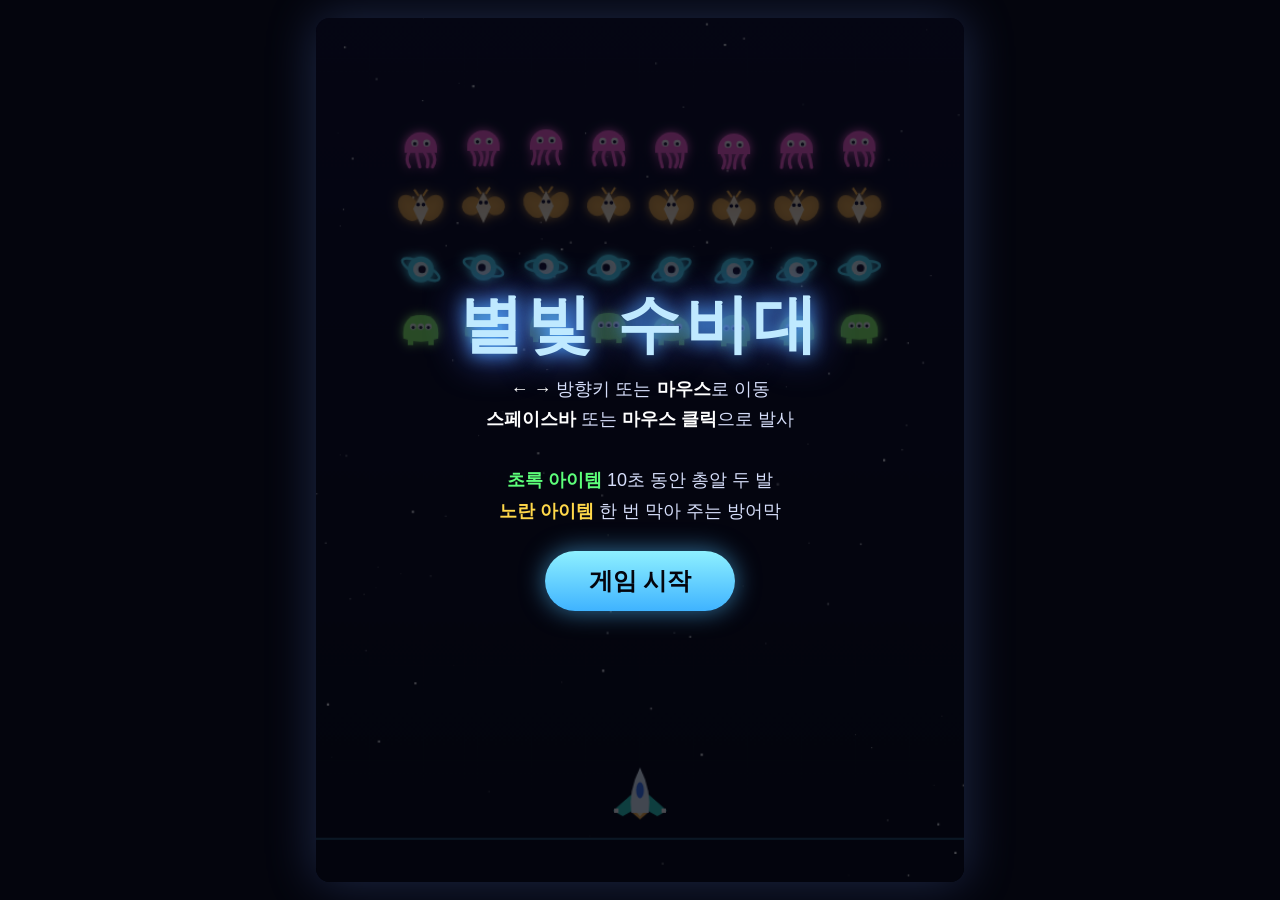
<file: index.html>
<!DOCTYPE html>
<html lang="ko">
<head>
<meta charset="UTF-8">
<meta name="viewport" content="width=device-width, initial-scale=1">
<title>별빛 수비대</title>
<style>
  html, body {
    margin: 0;
    height: 100%;
    background: #04050d;
    overflow: hidden;
    font-family: "Malgun Gothic", "Apple SD Gothic Neo", "Noto Sans KR", sans-serif;
    color: #fff;
  }
  #wrap {
    width: 100vw;
    height: 100vh;
    display: flex;
    align-items: center;
    justify-content: center;
  }
  #box { position: relative; }
  canvas {
    width: 100%;
    height: 100%;
    display: block;
    border-radius: 14px;
    box-shadow: 0 0 50px rgba(110, 150, 255, 0.25);
    cursor: crosshair;
  }
  .overlay {
    position: absolute;
    inset: 0;
    display: flex;
    flex-direction: column;
    align-items: center;
    justify-content: center;
    gap: 14px;
    text-align: center;
    background: rgba(4, 5, 13, 0.72);
    border-radius: 14px;
    padding: 20px;
    box-sizing: border-box;
  }
  .hidden { display: none; }
  #title {
    margin: 0;
    font-size: 64px;
    font-weight: 900;
    letter-spacing: 4px;
    line-height: 1.1;
  }
  #title.ready { color: #bfe9ff; text-shadow: 0 0 18px #4fa8ff, 0 0 40px #4f6bff; }
  #title.over  { color: #ff5a6e; text-shadow: 0 0 18px #ff2244, 0 0 44px #ff2244; font-size: 80px; }
  #sub {
    margin: 0;
    font-size: 18px;
    line-height: 1.7;
    color: #d6defa;
  }
  #sub b { color: #fff; }
  .g { color: #5dff7a; font-weight: 800; }
  .y { color: #ffd84a; font-weight: 800; }
  #btn {
    margin-top: 10px;
    font-family: inherit;
    font-size: 24px;
    font-weight: 800;
    color: #04050d;
    background: linear-gradient(180deg, #8ef0ff, #3fb3ff);
    border: none;
    border-radius: 999px;
    padding: 14px 44px;
    cursor: pointer;
    box-shadow: 0 0 24px rgba(80, 190, 255, 0.6);
    transition: transform 0.1s;
  }
  #btn:hover { transform: scale(1.06); }
  #btn:active { transform: scale(0.97); }
</style>
</head>
<body>
<div id="wrap">
  <div id="box">
    <canvas id="game"></canvas>
    <div id="overlay" class="overlay">
      <h1 id="title" class="ready">별빛 수비대</h1>
      <p id="sub">
        <b>← →</b> 방향키 또는 <b>마우스</b>로 이동<br>
        <b>스페이스바</b> 또는 <b>마우스 클릭</b>으로 발사<br><br>
        <span class="g">초록 아이템</span> 10초 동안 총알 두 발<br>
        <span class="y">노란 아이템</span> 한 번 막아 주는 방어막
      </p>
      <button id="btn">게임 시작</button>
    </div>
  </div>
</div>

<script>
// ===== 기본 설정 =====
const W = 600, H = 800;            // 게임 화면 크기
const cv = document.getElementById('game');
const ctx = cv.getContext('2d');
cv.width = W; cv.height = H;

const box = document.getElementById('box');
const overlay = document.getElementById('overlay');
const titleEl = document.getElementById('title');
const subEl = document.getElementById('sub');
const btn = document.getElementById('btn');

// 창 크기에 맞게 화면 크기 맞추기
function fit() {
  const s = Math.min(innerWidth / W, innerHeight / H) * 0.96;
  box.style.width = W * s + 'px';
  box.style.height = H * s + 'px';
}
addEventListener('resize', fit);
fit();

const ROWS = 4, COLS = 8;
const ROW_COLORS = ['#ff5fd2', '#ffb547', '#4fe3ff', '#8dff6a']; // 줄마다 다른 색
const POINTS = 10;          // 외계인 한 마리 점수
const MAX_LIVES = 3;        // 목숨 수
const ITEM_CHANCE = 0.1;    // 아이템 나올 확률 (10%)
const DOUBLE_TIME = 10;     // 두 발 아이템 지속 시간 (초)

// ===== 게임 상태 =====
// ready(시작 전) / play(게임 중) / between(스테이지 사이) / over(게임 오버)
let state = 'ready';
let score = 0, time = 0, stage = 1, lives = MAX_LIVES;
let player, pBullets, aBullets, aliens, particles, items;
let fx, fy, fDir;            // 외계인 무리 전체가 움직인 거리와 방향
let fireCd, alienFireT, diveT;
let invuln = 0;              // 맞은 뒤 잠깐 무적인 시간
let shield = false;          // 방어막 있음?
let doubleT = 0;             // 두 발 아이템 남은 시간
let bannerT = 0;             // "클리어!" 글자 보여 주는 시간
let introT = 0;              // "스테이지 N" 글자 보여 주는 시간

// 배경 별
const stars = [];
for (let i = 0; i < 120; i++) {
  stars.push({ x: Math.random() * W, y: Math.random() * H, s: Math.random() * 1.8 + 0.3, sp: Math.random() * 30 + 10 });
}

function newGame() {
  score = 0; stage = 1; lives = MAX_LIVES;
  shield = false; doubleT = 0;
  player = { x: W / 2, y: H - 80, dead: false };
  particles = [];
  setupStage();
}

function setupStage() {
  pBullets = []; aBullets = []; items = []; aliens = [];
  const gapX = 58, gapY = 56;
  const startX = (W - (COLS - 1) * gapX) / 2;
  for (let r = 0; r < ROWS; r++) {
    for (let c = 0; c < COLS; c++) {
      const hx = startX + c * gapX, hy = 120 + r * gapY;   // 대열 속 자기 자리
      aliens.push({ hx, hy, x: hx, y: hy, row: r, col: c, alive: true, mode: 'form' });
    }
  }
  fx = 0; fy = 0; fDir = 1;
  fireCd = 0; alienFireT = 1.5; diveT = diveInterval();
  invuln = 1.5; introT = 1.6;
}

// 급강하 간격: 스테이지가 오를수록 짧아짐
function diveInterval() {
  return Math.max(0.8, 4.4 - stage * 0.6) * (0.7 + Math.random() * 0.6);
}

// ===== 입력 (키보드, 마우스, 터치) =====
const keys = {};
let mouseX = null, mouseDown = false;

addEventListener('keydown', e => {
  if (['ArrowLeft', 'ArrowRight', 'Space'].includes(e.code)) {
    e.preventDefault();
    keys[e.code] = true;
  }
  if (e.code === 'Enter' && (state === 'ready' || state === 'over')) startGame();
});
addEventListener('keyup', e => { keys[e.code] = false; });

function toGameX(clientX) {
  const r = cv.getBoundingClientRect();
  return (clientX - r.left) * W / r.width;
}
cv.addEventListener('mousemove', e => { mouseX = toGameX(e.clientX); });
cv.addEventListener('mousedown', e => { mouseX = toGameX(e.clientX); mouseDown = true; });
addEventListener('mouseup', () => { mouseDown = false; });
cv.addEventListener('touchstart', e => { e.preventDefault(); mouseX = toGameX(e.touches[0].clientX); mouseDown = true; }, { passive: false });
cv.addEventListener('touchmove', e => { e.preventDefault(); mouseX = toGameX(e.touches[0].clientX); }, { passive: false });
cv.addEventListener('touchend', () => { mouseDown = false; });

btn.addEventListener('click', startGame);

// ===== 화면 전환 =====
function startGame() {
  if (state === 'play' || state === 'between') return;
  newGame();
  state = 'play';
  mouseDown = false;
  overlay.classList.add('hidden');
  btn.blur();
}

function loseGame() {
  player.dead = true;
  explode(player.x, player.y, '#2bd6c4', 40);
  explode(player.x, player.y, '#ffffff', 20);
  state = 'over';
  titleEl.className = 'over';
  titleEl.textContent = '게임 오버';
  subEl.innerHTML = '스테이지 <b>' + stage + '</b>까지 왔어요!<br>점수: <b>' + score + '</b>';
  btn.textContent = '다시 하기';
  setTimeout(() => { if (state === 'over') overlay.classList.remove('hidden'); }, 700);
}

// 내가 맞았을 때
function hitPlayer() {
  if (invuln > 0) return;
  if (shield) {                 // 방어막이 대신 막아 줌
    shield = false;
    invuln = 1;
    explode(player.x, player.y, '#ffd84a', 26);
    return;
  }
  lives--;
  explode(player.x, player.y, '#2bd6c4', 30);
  if (lives <= 0) { lives = 0; loseGame(); return; }
  invuln = 2;                   // 2초 동안 깜빡이며 무적
  aBullets = [];
}

// ===== 폭발 효과 =====
function explode(x, y, color, n = 18) {
  for (let i = 0; i < n; i++) {
    const a = Math.random() * Math.PI * 2, sp = Math.random() * 200 + 60;
    particles.push({ x, y, vx: Math.cos(a) * sp, vy: Math.sin(a) * sp, life: 1, color });
  }
}

function killAlien(a) {
  a.alive = false;
  score += POINTS;
  explode(a.x, a.y, ROW_COLORS[a.row]);
  if (Math.random() < ITEM_CHANCE) {
    items.push({ x: a.x, y: a.y, type: Math.random() < 0.5 ? 'double' : 'shield' });
  }
}

function movePlayer(dt) {
  let move = 0;
  if (keys.ArrowLeft) move -= 1;
  if (keys.ArrowRight) move += 1;
  if (move) { player.x += move * 380 * dt; mouseX = null; }
  else if (mouseX !== null) {
    const d = mouseX - player.x;
    player.x += Math.sign(d) * Math.min(Math.abs(d), 700 * dt);
  }
  player.x = Math.max(28, Math.min(W - 28, player.x));
}

// ===== 게임 진행 =====
function update(dt) {
  time += dt;
  for (const s of stars) { s.y += s.sp * dt; if (s.y > H) { s.y = 0; s.x = Math.random() * W; } }
  for (const p of particles) { p.x += p.vx * dt; p.y += p.vy * dt; p.vx *= 0.96; p.vy *= 0.96; p.life -= dt * 1.4; }
  particles = particles.filter(p => p.life > 0);

  // 스테이지 사이: "클리어!" 보여 준 뒤 다음 스테이지로
  if (state === 'between') {
    movePlayer(dt);
    bannerT -= dt;
    if (bannerT <= 0) { stage++; setupStage(); state = 'play'; }
    return;
  }
  if (state !== 'play') return;

  invuln = Math.max(0, invuln - dt);
  doubleT = Math.max(0, doubleT - dt);
  introT = Math.max(0, introT - dt);

  movePlayer(dt);

  // 총알 쏘기 (초록 아이템이면 두 발)
  fireCd -= dt;
  if ((keys.Space || mouseDown) && fireCd <= 0) {
    if (doubleT > 0) {
      pBullets.push({ x: player.x - 10, y: player.y - 18 });
      pBullets.push({ x: player.x + 10, y: player.y - 18 });
    } else {
      pBullets.push({ x: player.x, y: player.y - 26 });
    }
    fireCd = 0.28;
  }
  for (const b of pBullets) b.y -= 640 * dt;

  const alive = aliens.filter(a => a.alive);
  const inForm = alive.filter(a => a.mode === 'form');
  const killed = ROWS * COLS - alive.length;

  // 외계인 무리 좌우로 움직이기 (스테이지가 높을수록, 남은 수가 적을수록 빠름)
  const speed = 25 + stage * 15 + killed * 4.5;
  let minX = Infinity, maxX = -Infinity;
  for (const a of alive) { minX = Math.min(minX, a.hx + fx); maxX = Math.max(maxX, a.hx + fx); }
  const dx = fDir * speed * dt;
  if ((fDir > 0 && maxX + 20 + dx > W - 12) || (fDir < 0 && minX - 20 + dx < 12)) {
    fDir *= -1;
    fy += 20;
  } else {
    fx += dx;
  }
  for (const a of inForm) { a.x = a.hx + fx; a.y = a.hy + fy; }

  // 급강하 시작 (스테이지 2부터)
  if (stage >= 2) {
    diveT -= dt;
    if (diveT <= 0 && inForm.length) {
      const d = inForm[Math.floor(Math.random() * inForm.length)];
      d.mode = 'dive'; d.t = 0; d.shot = false;
      d.dir = player.x > d.x ? 1 : -1;
      diveT = diveInterval();
    }
  }

  // 급강하 중이거나 자리로 돌아가는 외계인 움직이기
  for (const a of alive) {
    if (a.mode === 'dive') {
      a.t += dt;
      // 좌우로 흔들리며(곡선) 내 쪽으로 내려옴
      a.x += (Math.cos(a.t * 2.6) * 170 * a.dir + (player.x - a.x) * 0.9) * dt;
      a.x = Math.max(16, Math.min(W - 16, a.x));
      a.y += (140 + stage * 20) * dt;
      if (!a.shot && a.t > 0.7) { a.shot = true; aBullets.push({ x: a.x, y: a.y + 16, vy: 320 }); }
      if (a.y > H + 30) { a.mode = 'return'; a.y = -30; a.x = a.hx + fx; }
    } else if (a.mode === 'return') {
      const tx = a.hx + fx, ty = a.hy + fy;
      const d = Math.hypot(tx - a.x, ty - a.y), step = 260 * dt;
      if (d <= step) { a.x = tx; a.y = ty; a.mode = 'form'; }
      else { a.x += (tx - a.x) / d * step; a.y += (ty - a.y) / d * step; }
    }
  }

  // 외계인 총알 쏘기 (대열에 있는 각 칸의 맨 아래 외계인만)
  alienFireT -= dt;
  if (alienFireT <= 0 && inForm.length) {
    const bottoms = {};
    for (const a of inForm) if (!bottoms[a.col] || a.y > bottoms[a.col].y) bottoms[a.col] = a;
    const list = Object.values(bottoms);
    const s = list[Math.floor(Math.random() * list.length)];
    aBullets.push({ x: s.x, y: s.y + 16, vy: 220 + stage * 15 + Math.random() * 90 });
    alienFireT = Math.max(0.3, 1.3 - killed * 0.03 - stage * 0.08) * (0.6 + Math.random() * 0.8);
  }
  for (const b of aBullets) b.y += b.vy * dt;

  // 내 총알이 외계인에 맞았는지
  for (const b of pBullets) {
    for (const a of alive) {
      if (a.alive && Math.abs(b.x - a.x) < 19 && Math.abs(b.y - a.y) < 17) {
        killAlien(a); b.dead = true;
        break;
      }
    }
  }
  pBullets = pBullets.filter(b => !b.dead && b.y > -20);
  aBullets = aBullets.filter(b => b.y < H + 20);

  // 아이템 떨어지기 + 줍기
  for (const it of items) {
    it.y += 150 * dt;
    if (Math.abs(it.x - player.x) < 28 && Math.abs(it.y - player.y) < 28) {
      it.got = true;
      if (it.type === 'double') doubleT = DOUBLE_TIME; else shield = true;
      explode(it.x, it.y, it.type === 'double' ? '#5dff7a' : '#ffd84a', 12);
    }
  }
  items = items.filter(it => !it.got && it.y < H + 20);

  // 외계인 총알이 나에게 맞았는지
  for (const b of aBullets) {
    if (Math.abs(b.x - player.x) < 18 && b.y > player.y - 20 && b.y < player.y + 18) {
      b.dead = true;
      hitPlayer();
      if (state !== 'play') return;
    }
  }
  aBullets = aBullets.filter(b => !b.dead);

  // 외계인이 나에게 부딪혔는지
  for (const a of alive) {
    if (a.alive && Math.abs(a.x - player.x) < 34 && Math.abs(a.y - player.y) < 32) {
      if (invuln > 0) continue;
      killAlien(a);
      hitPlayer();
      if (state !== 'play') return;
    }
  }

  // 대열이 바닥까지 내려오면 바로 게임 오버
  for (const a of aliens) {
    if (a.alive && a.mode === 'form' && a.y + 16 >= player.y - 20) { lives = 0; return loseGame(); }
  }

  // 다 물리치면 다음 스테이지 준비
  if (aliens.every(a => !a.alive)) {
    state = 'between';
    bannerT = 2.5;
    pBullets = []; aBullets = []; items = [];
  }
}

// ===== 그리기: 내 우주선 =====
function drawShip(x, y) {
  ctx.save();
  ctx.translate(x, y);
  // 엔진 불꽃
  const f = 9 + Math.sin(time * 40) * 3;
  ctx.fillStyle = '#ffb347';
  ctx.beginPath(); ctx.moveTo(-7, 16); ctx.lineTo(0, 16 + f); ctx.lineTo(7, 16); ctx.fill();
  ctx.fillStyle = '#fff3c0';
  ctx.beginPath(); ctx.moveTo(-3, 16); ctx.lineTo(0, 16 + f * 0.55); ctx.lineTo(3, 16); ctx.fill();
  // 날개
  ctx.fillStyle = '#2bd6c4';
  ctx.beginPath();
  ctx.moveTo(0, -8); ctx.lineTo(25, 14); ctx.lineTo(16, 19); ctx.lineTo(0, 10);
  ctx.lineTo(-16, 19); ctx.lineTo(-25, 14); ctx.closePath(); ctx.fill();
  // 몸통
  ctx.fillStyle = '#e8f4ff';
  ctx.beginPath();
  ctx.moveTo(0, -26);
  ctx.quadraticCurveTo(11, -4, 8, 16); ctx.lineTo(-8, 16);
  ctx.quadraticCurveTo(-11, -4, 0, -26); ctx.fill();
  // 조종석
  ctx.fillStyle = '#3a7bff';
  ctx.beginPath(); ctx.ellipse(0, -5, 3.6, 7.5, 0, 0, Math.PI * 2); ctx.fill();
  // 날개 끝 불빛 (두 발 모드면 초록색)
  ctx.fillStyle = doubleT > 0 ? '#5dff7a' : (Math.sin(time * 6) > 0 ? '#ff5fd2' : '#ffffff');
  ctx.fillRect(-24, 12, 4, 4); ctx.fillRect(20, 12, 4, 4);
  ctx.restore();

  // 방어막
  if (shield) {
    ctx.save();
    ctx.strokeStyle = '#ffd84a';
    ctx.shadowColor = '#ffd84a'; ctx.shadowBlur = 14;
    ctx.globalAlpha = 0.6 + Math.sin(time * 5) * 0.25;
    ctx.lineWidth = 3;
    ctx.beginPath(); ctx.arc(x, y - 2, 34, 0, Math.PI * 2); ctx.stroke();
    ctx.restore();
  }
}

// ===== 그리기: 외계인 4종류 (줄마다 다름) =====
function eyes(xs, y, r) {
  for (const ex of xs) {
    ctx.fillStyle = '#fff'; ctx.beginPath(); ctx.arc(ex, y, r, 0, Math.PI * 2); ctx.fill();
    ctx.fillStyle = '#14102a'; ctx.beginPath(); ctx.arc(ex, y + r * 0.2, r * 0.5, 0, Math.PI * 2); ctx.fill();
  }
}

// 1줄: 해파리
function alienJelly(c, t) {
  ctx.fillStyle = c;
  ctx.beginPath(); ctx.arc(0, 0, 15, Math.PI, 0); ctx.lineTo(15, 4); ctx.lineTo(-15, 4); ctx.closePath(); ctx.fill();
  ctx.strokeStyle = c; ctx.lineWidth = 3; ctx.lineCap = 'round';
  for (let i = 0; i < 4; i++) {
    const bx = -11 + i * 7.3;
    ctx.beginPath(); ctx.moveTo(bx, 4);
    ctx.quadraticCurveTo(bx + Math.sin(t * 6 + i) * 5, 10, bx + Math.sin(t * 6 + i + 1) * 3, 17);
    ctx.stroke();
  }
  eyes([-5.5, 5.5], -5, 3.2);
}

// 2줄: 나방
function alienMoth(c, t) {
  const flap = 0.55 + 0.45 * Math.abs(Math.sin(t * 5));
  ctx.globalAlpha = 0.75; ctx.fillStyle = c;
  ctx.beginPath(); ctx.ellipse(-11, -1, 9, 13 * flap, -0.5, 0, Math.PI * 2); ctx.fill();
  ctx.beginPath(); ctx.ellipse(11, -1, 9, 13 * flap, 0.5, 0, Math.PI * 2); ctx.fill();
  ctx.globalAlpha = 1;
  ctx.strokeStyle = c; ctx.lineWidth = 2;
  ctx.beginPath(); ctx.moveTo(-2, -12); ctx.lineTo(-6, -18); ctx.moveTo(2, -12); ctx.lineTo(6, -18); ctx.stroke();
  ctx.fillStyle = '#fff1d6';
  ctx.beginPath(); ctx.moveTo(0, -14); ctx.lineTo(7, 0); ctx.lineTo(0, 15); ctx.lineTo(-7, 0); ctx.closePath(); ctx.fill();
  ctx.fillStyle = '#14102a';
  ctx.beginPath(); ctx.arc(-2.5, -4, 1.8, 0, Math.PI * 2); ctx.arc(2.5, -4, 1.8, 0, Math.PI * 2); ctx.fill();
}

// 3줄: 눈알 구슬
function alienOrb(c, t) {
  ctx.strokeStyle = c; ctx.lineWidth = 2.5;
  ctx.beginPath(); ctx.ellipse(0, 0, 19, 6, Math.sin(t * 2) * 0.5, 0, Math.PI * 2); ctx.stroke();
  ctx.fillStyle = c;
  ctx.beginPath(); ctx.arc(0, 0, 12, 0, Math.PI * 2); ctx.fill();
  ctx.fillStyle = '#fff'; ctx.beginPath(); ctx.arc(0, 0, 7, 0, Math.PI * 2); ctx.fill();
  ctx.fillStyle = '#14102a'; ctx.beginPath(); ctx.arc(Math.sin(t * 3) * 3, 0, 3.5, 0, Math.PI * 2); ctx.fill();
}

// 4줄: 말랑이
function alienBlob(c, t) {
  const sq = 1 + Math.sin(t * 7) * 0.08;
  ctx.save(); ctx.scale(sq, 2 - sq);
  ctx.fillStyle = c;
  ctx.beginPath();
  ctx.moveTo(-16, 8);
  ctx.quadraticCurveTo(-18, -14, 0, -14);
  ctx.quadraticCurveTo(18, -14, 16, 8);
  ctx.quadraticCurveTo(0, 14, -16, 8);
  ctx.fill();
  ctx.restore();
  ctx.fillStyle = c;
  ctx.fillRect(-12, 9, 5, 5); ctx.fillRect(7, 9, 5, 5);
  eyes([-7, 0, 7], -3, 3);
}

const ALIEN_DRAW = [alienJelly, alienMoth, alienOrb, alienBlob];

function drawAlien(a) {
  ctx.save();
  const bob = a.mode === 'form' ? Math.sin(time * 3 + a.col) * 2 : 0;
  ctx.translate(a.x, a.y + bob);
  if (a.mode === 'dive') ctx.rotate(Math.cos(a.t * 2.6) * 0.5 * a.dir);  // 급강하 중엔 기울어짐
  ctx.shadowColor = ROW_COLORS[a.row]; ctx.shadowBlur = 10;
  ALIEN_DRAW[a.row](ROW_COLORS[a.row], time + a.col * 0.3);
  ctx.restore();
}

// ===== 그리기: 아이템, 하트 =====
function itemIcon(x, y, type, r) {
  const c = type === 'double' ? '#5dff7a' : '#ffd84a';
  ctx.save();
  ctx.translate(x, y);
  ctx.shadowColor = c; ctx.shadowBlur = 16;
  ctx.fillStyle = c;
  ctx.beginPath(); ctx.arc(0, 0, r, 0, Math.PI * 2); ctx.fill();
  ctx.shadowBlur = 0;
  ctx.fillStyle = '#0b0a24';
  const k = r / 12;
  ctx.scale(k, k);
  if (type === 'double') {          // 총알 두 개 모양
    ctx.fillRect(-6, -7, 4, 14);
    ctx.fillRect(2, -7, 4, 14);
  } else {                          // 방패 모양
    ctx.beginPath();
    ctx.moveTo(0, -8); ctx.lineTo(7, -5);
    ctx.quadraticCurveTo(7, 5, 0, 9);
    ctx.quadraticCurveTo(-7, 5, -7, -5);
    ctx.closePath(); ctx.fill();
  }
  ctx.restore();
}

function heart(x, y, full) {
  ctx.save();
  ctx.translate(x, y);
  ctx.beginPath();
  ctx.moveTo(0, 8);
  ctx.bezierCurveTo(-14, -2, -9, -14, 0, -6);
  ctx.bezierCurveTo(9, -14, 14, -2, 0, 8);
  ctx.closePath();
  if (full) {
    ctx.fillStyle = '#ff4d6d';
    ctx.shadowColor = '#ff4d6d'; ctx.shadowBlur = 10;
    ctx.fill();
  } else {
    ctx.strokeStyle = 'rgba(255, 120, 140, 0.45)';
    ctx.lineWidth = 2;
    ctx.stroke();
  }
  ctx.restore();
}

function bigText(text, y, size, color, glow, alpha = 1) {
  ctx.save();
  ctx.globalAlpha = alpha;
  ctx.font = '900 ' + size + 'px "Malgun Gothic", sans-serif';
  ctx.textAlign = 'center';
  ctx.shadowColor = glow; ctx.shadowBlur = 24;
  ctx.fillStyle = color;
  ctx.fillText(text, W / 2, y);
  ctx.restore();
}

// ===== 화면 전체 그리기 =====
function draw() {
  const g = ctx.createLinearGradient(0, 0, 0, H);
  g.addColorStop(0, '#0b0a24'); g.addColorStop(1, '#04050d');
  ctx.fillStyle = g; ctx.fillRect(0, 0, W, H);

  for (const s of stars) {
    ctx.globalAlpha = 0.4 + 0.6 * Math.abs(Math.sin(time + s.x));
    ctx.fillStyle = '#fff'; ctx.fillRect(s.x, s.y, s.s, s.s);
  }
  ctx.globalAlpha = 1;

  // 바닥 선
  ctx.strokeStyle = 'rgba(80, 200, 255, 0.35)'; ctx.lineWidth = 2;
  ctx.beginPath(); ctx.moveTo(0, H - 40); ctx.lineTo(W, H - 40); ctx.stroke();

  for (const a of aliens) if (a.alive) drawAlien(a);

  for (const it of items) itemIcon(it.x, it.y, it.type, 12 + Math.sin(time * 8) * 1.5);

  // 내 총알
  ctx.shadowBlur = 12;
  ctx.shadowColor = doubleT > 0 ? '#5dff7a' : '#7ff6ff';
  ctx.fillStyle = doubleT > 0 ? '#c9ffd2' : '#c9fbff';
  for (const b of pBullets) ctx.fillRect(b.x - 2, b.y - 9, 4, 18);
  // 외계인 총알
  ctx.shadowColor = '#ff3355'; ctx.fillStyle = '#ff6b81';
  for (const b of aBullets) {
    ctx.beginPath(); ctx.arc(b.x, b.y, 5, 0, Math.PI * 2); ctx.fill();
  }
  ctx.shadowBlur = 0;

  // 내 우주선 (맞은 직후엔 깜빡깜빡)
  const blink = invuln > 0 && state === 'play' && Math.floor(time * 12) % 2 === 0;
  if (!player.dead && !blink) drawShip(player.x, player.y);

  for (const p of particles) {
    ctx.globalAlpha = Math.max(0, p.life);
    ctx.fillStyle = p.color; ctx.fillRect(p.x - 2, p.y - 2, 4, 4);
  }
  ctx.globalAlpha = 1;

  if (state === 'ready') return;

  // ----- 위쪽 정보판 -----
  ctx.font = 'bold 22px "Malgun Gothic", sans-serif';
  ctx.fillStyle = '#e8f4ff';
  ctx.textAlign = 'left'; ctx.fillText('점수 ' + score, 20, 40);
  ctx.textAlign = 'center'; ctx.fillStyle = '#bfe9ff'; ctx.fillText('스테이지 ' + stage, W / 2, 40);
  for (let i = 0; i < MAX_LIVES; i++) heart(W - 30 - i * 32, 32, i < lives);

  // 지금 켜져 있는 아이템
  let ix = 30;
  ctx.font = 'bold 16px "Malgun Gothic", sans-serif';
  ctx.textAlign = 'left';
  if (doubleT > 0) {
    itemIcon(ix, 68, 'double', 10);
    ctx.fillStyle = '#5dff7a'; ctx.fillText('두 발 ' + Math.ceil(doubleT) + '초', ix + 16, 74);
    ix += 110;
  }
  if (shield) {
    itemIcon(ix, 68, 'shield', 10);
    ctx.fillStyle = '#ffd84a'; ctx.fillText('방어막', ix + 16, 74);
  }

  // 스테이지 시작 글자
  if (state === 'play' && introT > 0) {
    bigText('스테이지 ' + stage, H / 2 + 60, 56, '#bfe9ff', '#4f8bff', Math.min(1, introT / 0.5));
  }
  // 스테이지 클리어 글자
  if (state === 'between') {
    bigText('클리어!', H / 2, 96, '#ffe066', '#ffb000');
    bigText('다음은 스테이지 ' + (stage + 1), H / 2 + 60, 28, '#ffffff', '#4f8bff');
  }
}

// ===== 반복 실행 =====
let last = performance.now();
function loop(now) {
  const dt = Math.min(0.033, (now - last) / 1000);
  last = now;
  update(dt);
  draw();
  requestAnimationFrame(loop);
}
newGame();
requestAnimationFrame(loop);
</script>
</body>
</html>
</file>
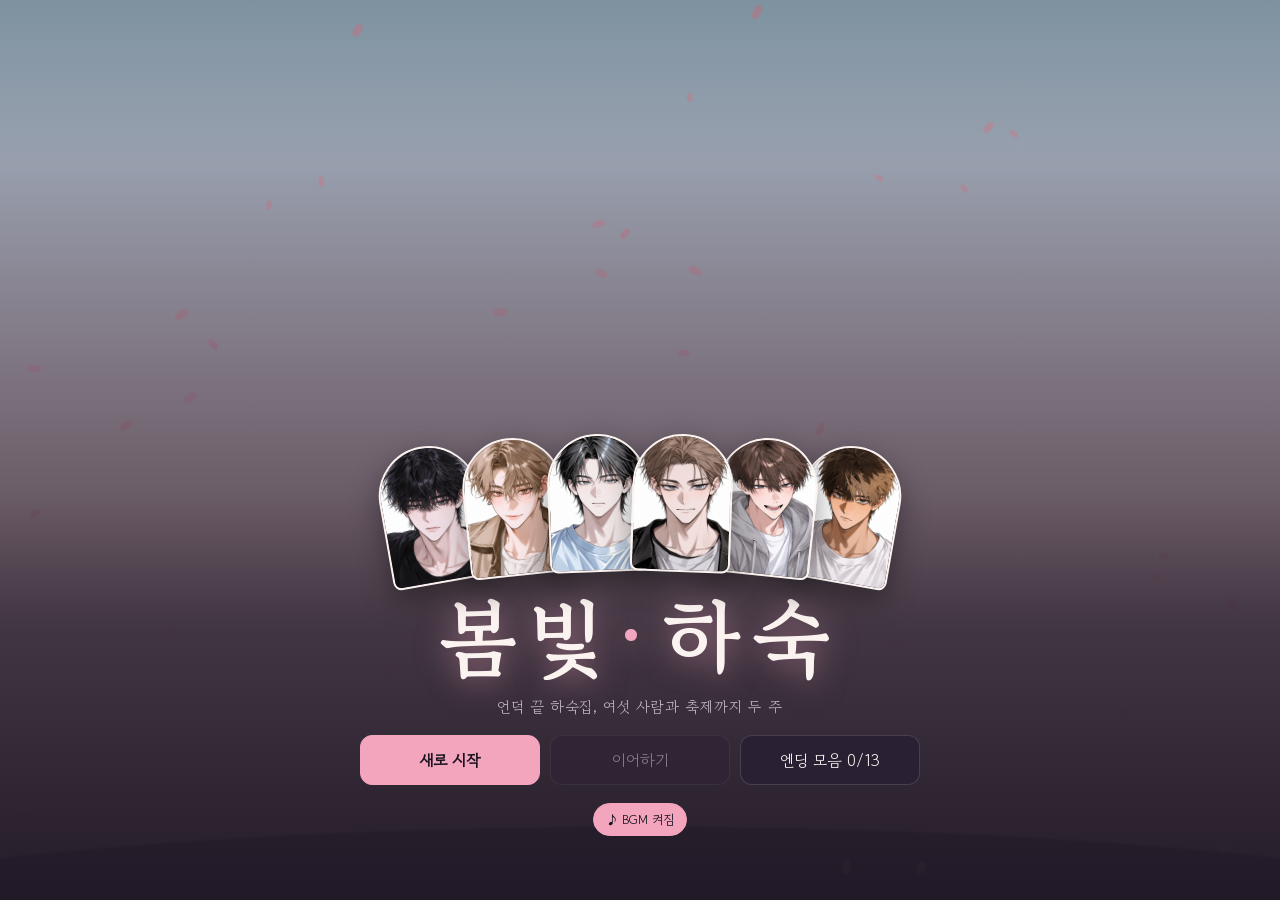
<file: love/index.html>
<!DOCTYPE html>
<html lang="ko">
<head>
<meta charset="UTF-8">
<meta name="viewport" content="width=device-width, initial-scale=1, viewport-fit=cover">
</head>
<body>
<title>봄빛 하숙</title>
<meta name="claude:viewport-fit-sides" content="cover">
<link rel="preconnect" href="https://fonts.googleapis.com">
<link rel="preconnect" href="https://fonts.gstatic.com" crossorigin>
<link rel="stylesheet" href="https://fonts.googleapis.com/css2?family=Gowun+Batang:wght@400;700&family=Gowun+Dodum&display=swap">
<style>
/* Layout: one full-height stage — painted CSS scene, a framed portrait, a glass dialogue box; menus slide over it. Single night-spring look. */
:root {
  --night: #17121f;
  --plum: #2a2034;
  --paper: #fbf3ef;
  --mist: #c9bccb;
  --blossom: #f3a5bd;
  --lantern: #f2c46d;
  --glass: rgba(23, 18, 31, 0.84);
  --line: rgba(251, 243, 239, 0.14);
  --c-seoyul: #7fb2e5;
  --c-eunho: #eaa77e;
  --c-dohyun: #f2cf3d;
  --c-geon: #d9b38c;
  --c-hayul: #6fd0c0;
  --c-jaemin: #b4e07a;
  --f-story: "Gowun Batang", "Nanum Myeongjo", "AppleMyungjo", serif;
  --f-ui: "Gowun Dodum", "Apple SD Gothic Neo", "Malgun Gothic", sans-serif;
  color-scheme: dark;
}
[hidden] { display: none !important; }
html, body { height: 100%; margin: 0; }
body {
  background: var(--night);
  color: var(--paper);
  font-family: var(--f-ui);
  overflow: hidden;
  -webkit-tap-highlight-color: transparent;
}
button { font-family: inherit; color: inherit; }
button:focus-visible, input:focus-visible { outline: 2px solid var(--blossom); outline-offset: 2px; }

#app { position: relative; height: 100%; overflow: hidden; user-select: none; -webkit-user-select: none; }

/* ---------- scenes ---------- */
#bg { position: absolute; inset: 0; transition: opacity .6s ease; }
#bg::before, #bg::after { content: ""; position: absolute; inset: 0; }
.bg-street { background: linear-gradient(180deg, #f4b9c6 0%, #c79bc4 45%, #6d5a8f 100%); }
.bg-street::after { background: radial-gradient(120% 40% at 30% 105%, #3d2f52 60%, transparent 61%), radial-gradient(90% 35% at 85% 108%, #2e2440 60%, transparent 61%); }
.bg-house { background: linear-gradient(180deg, #5a3b2c 0%, #8a5a3c 55%, #3b261d 100%); }
.bg-house::before { background: linear-gradient(90deg, transparent 12%, rgba(255,214,150,.35) 12% 30%, transparent 30% 70%, rgba(255,214,150,.28) 70% 88%, transparent 88%); clip-path: inset(12% 0 52% 0); filter: blur(1px); }
.bg-house::after { background: radial-gradient(60% 50% at 50% 30%, rgba(255,200,120,.35), transparent 70%); }
.bg-campus { background: linear-gradient(180deg, #bfe0f2 0%, #f6d3dc 60%, #e9b3c4 100%); }
.bg-campus::after { background: radial-gradient(140% 30% at 50% 110%, #b98aa6 60%, transparent 61%); }
.bg-gym { background: linear-gradient(180deg, #0f1726 0%, #1c2b45 50%, #5a3a22 51%, #2d1d12 100%); }
.bg-gym::before { background: radial-gradient(50% 35% at 50% 0%, rgba(200,225,255,.35), transparent 70%); }
.bg-gym::after { border: 2px solid rgba(255,255,255,.2); border-radius: 50%; inset: 58% 18% 10% 18%; }
.bg-rooftop { background: linear-gradient(180deg, #0c0d24 0%, #252154 60%, #4a3768 100%); }
.bg-rooftop::after { background: repeating-linear-gradient(90deg, rgba(0,0,0,.55) 0 4px, transparent 4px 38px), linear-gradient(transparent 78%, rgba(10,8,20,.9) 78%); clip-path: inset(72% 0 0 0); }
.bg-studio { background: linear-gradient(180deg, #2b1830 0%, #48263f 60%, #1d1220 100%); }
.bg-studio::before { background: radial-gradient(18% 22% at 22% 18%, rgba(255,190,120,.45), transparent 70%), radial-gradient(18% 22% at 78% 18%, rgba(255,150,180,.35), transparent 70%); }
.bg-library { background: linear-gradient(180deg, #3a2618 0%, #5e3f27 60%, #2a1b11 100%); }
.bg-library::before { background: repeating-linear-gradient(90deg, rgba(120,60,40,.6) 0 14px, rgba(60,90,110,.5) 14px 22px, rgba(170,130,70,.5) 22px 34px, rgba(30,20,12,.8) 34px 38px); clip-path: inset(6% 0 46% 0); opacity: .7; }
.bg-library::after { background: radial-gradient(40% 30% at 50% 60%, rgba(255,210,140,.3), transparent 70%); }
.bg-store { background: linear-gradient(180deg, #dcefe9 0%, #a9cfc6 55%, #5f7f86 100%); }
.bg-store::before { background: repeating-linear-gradient(180deg, transparent 0 46px, rgba(40,60,70,.35) 46px 50px), repeating-linear-gradient(90deg, rgba(255,120,120,.25) 0 18px, rgba(120,170,255,.22) 18px 30px, rgba(255,230,120,.25) 30px 44px, transparent 44px 52px); clip-path: inset(10% 0 40% 0); opacity: .7; }
.bg-store::after { background: linear-gradient(180deg, rgba(255,255,255,.4), transparent 20%); }
.bg-rain { background: linear-gradient(180deg, #4b5a72 0%, #6f7d93 50%, #2c3444 100%); }
.bg-rain::after { background: radial-gradient(30% 12% at 30% 92%, rgba(242,207,61,.25), transparent 70%); }
.bg-festival { background: linear-gradient(180deg, #120f2a 0%, #2b1d45 55%, #4a2a3d 100%); }
.bg-festival::before { background: repeating-linear-gradient(90deg, transparent 0 60px, rgba(242,196,109,.0) 60px 61px), radial-gradient(3% 3% at 10% 22%, #f2c46d, transparent), radial-gradient(3% 3% at 24% 18%, #f3a5bd, transparent), radial-gradient(3% 3% at 38% 23%, #f2c46d, transparent), radial-gradient(3% 3% at 52% 19%, #f3a5bd, transparent), radial-gradient(3% 3% at 66% 24%, #f2c46d, transparent), radial-gradient(3% 3% at 80% 18%, #f3a5bd, transparent), radial-gradient(3% 3% at 92% 23%, #f2c46d, transparent); filter: blur(2px); }
.bg-field { background: linear-gradient(180deg, #070a1c 0%, #1a1a3e 65%, #23331f 66%, #111a10 100%); }
.bg-dawn { background: linear-gradient(180deg, #4b5d9a 0%, #b9a6c9 50%, #f6c9b0 85%, #f4b9a0 100%); }
.bg-dawn::after { background: radial-gradient(120% 35% at 50% 108%, #4a3a5a 60%, transparent 61%); }
.bg-dark { background: #0d0a12; }
.bg-cafe { background: linear-gradient(180deg, #6b4a36 0%, #a9774f 55%, #4a3022 100%); }
.bg-cafe::before { background: linear-gradient(90deg, transparent 8%, rgba(255,232,190,.4) 8% 44%, transparent 44% 56%, rgba(255,232,190,.35) 56% 92%, transparent 92%); clip-path: inset(8% 0 50% 0); }
.bg-cafe::after { background: radial-gradient(12% 10% at 25% 62%, rgba(255,210,150,.5), transparent 70%), radial-gradient(12% 10% at 75% 62%, rgba(255,210,150,.5), transparent 70%); }
.bg-pool { background: linear-gradient(180deg, #0e2433 0%, #12455c 45%, #1b7a8f 46%, #0c3a4a 100%); }
.bg-pool::before { background: repeating-linear-gradient(90deg, transparent 0 18%, rgba(255,255,255,.18) 18% 18.6%); clip-path: inset(46% 0 0 0); }
.bg-pool::after { background: radial-gradient(60% 20% at 50% 70%, rgba(140,230,255,.25), transparent 70%); }
.bg-attic { background: linear-gradient(160deg, #1b1830 0%, #2c2547 60%, #141120 100%); }
.bg-attic::before { background: linear-gradient(135deg, transparent 49.5%, rgba(10,8,18,.9) 50%), linear-gradient(225deg, transparent 49.5%, rgba(10,8,18,.9) 50%); clip-path: inset(0 0 60% 0); }
.bg-attic::after { background: radial-gradient(22% 18% at 70% 45%, rgba(150,190,255,.35), transparent 70%); }
.bg-office { background: linear-gradient(180deg, #2a2f3a 0%, #46505f 55%, #232731 100%); }
.bg-office::before { background: repeating-linear-gradient(180deg, transparent 0 30px, rgba(255,255,255,.05) 30px 31px), radial-gradient(40% 25% at 50% 20%, rgba(255,240,200,.25), transparent 70%); }
.bg-ballpark { background: linear-gradient(180deg, #9fd0f0 0%, #d8eef5 45%, #6aa35a 46%, #b88a5a 75%, #8c643e 100%); }
.bg-ballpark::after { background: radial-gradient(40% 12% at 50% 80%, rgba(200,150,100,.6), transparent 70%); }

#fx { position: absolute; inset: 0; width: 100%; height: 100%; pointer-events: none; }
#veil { position: absolute; inset: 0; background: linear-gradient(180deg, rgba(0,0,0,.25), transparent 18%, transparent 55%, rgba(13,10,18,.7)); pointer-events: none; }

/* ---------- portrait ---------- */
#portrait {
  position: absolute; left: 50%; bottom: 120px;
  height: min(70%, 640px); aspect-ratio: 3 / 4.3; max-width: 92%;
  transform: translate(-50%, 18px); opacity: 0;
  transition: opacity .45s ease, transform .45s ease;
  border-radius: 200px 200px 18px 18px; overflow: hidden;
  box-shadow: 0 20px 60px rgba(0,0,0,.45), 0 0 0 1px var(--line);
  -webkit-mask-image: linear-gradient(180deg, #000 72%, transparent 100%);
          mask-image: linear-gradient(180deg, #000 72%, transparent 100%);
}
#portrait.on { opacity: 1; transform: translate(-50%, 0); }
#portrait img { width: 100%; height: 100%; object-fit: cover; object-position: 50% 12%; display: block; transition: opacity .12s ease; }
#portrait::after { content: ""; position: absolute; inset: 0; border-radius: inherit; box-shadow: inset 0 0 0 3px var(--who, transparent); opacity: .5; }

/* ---------- top bar ---------- */
#bar {
  position: absolute; top: 0; left: 0; right: 0; z-index: 5;
  display: flex; justify-content: space-between; align-items: center; gap: 8px;
  padding-top: 12px;
  padding-left: max(16px, env(safe-area-inset-left, 0px));
  padding-right: max(16px, env(safe-area-inset-right, 0px));
}
#dayTag { font-family: var(--f-story); font-size: 14px; letter-spacing: .08em; background: var(--glass); border: 1px solid var(--line); border-radius: 999px; padding: 6px 14px; white-space: nowrap; }
#dayTag b { color: var(--blossom); font-weight: 700; }
.tools { display: flex; gap: 6px; flex-wrap: wrap; justify-content: flex-end; }
.tool { background: var(--glass); border: 1px solid var(--line); border-radius: 999px; padding: 6px 12px; font-size: 13px; cursor: pointer; }
.tool[aria-pressed="true"] { background: var(--blossom); color: var(--night); border-color: var(--blossom); }

/* ---------- dialogue ---------- */
#dlgWrap {
  position: absolute; left: 0; right: 0; bottom: 0; z-index: 4;
  padding-left: max(16px, env(safe-area-inset-left, 0px));
  padding-right: max(16px, env(safe-area-inset-right, 0px));
  padding-block: 0 16px;
}
#dlg {
  position: relative; max-width: 860px; margin: 0 auto;
  background: var(--glass); backdrop-filter: blur(10px); -webkit-backdrop-filter: blur(10px);
  border: 1px solid var(--line); border-radius: 16px;
  padding: 26px 22px 20px; min-height: 128px; cursor: pointer;
}
#who {
  position: absolute; top: -15px; left: 18px;
  font-family: var(--f-story); font-weight: 700; font-size: 15px; letter-spacing: .06em;
  background: var(--paper); color: var(--night); border-radius: 8px; padding: 5px 14px;
  border-bottom: 3px solid var(--whoC, var(--blossom));
}
#who[hidden] { display: none !important; }
#txt { font-family: var(--f-story); font-size: clamp(16px, 2.2vw, 19px); line-height: 1.8; min-height: 3.6em; word-break: keep-all; overflow-wrap: anywhere; }
#txt.narr { color: var(--mist); }
#next { position: absolute; right: 18px; bottom: 12px; color: var(--blossom); font-size: 12px; animation: bob 1s ease-in-out infinite; }
@keyframes bob { 50% { transform: translateY(3px); } }

/* ---------- choices ---------- */
#choices {
  position: absolute; inset: 0; z-index: 6; display: flex; flex-direction: column; align-items: center; justify-content: center; gap: 12px;
  padding-left: max(16px, env(safe-area-inset-left, 0px)); padding-right: max(16px, env(safe-area-inset-right, 0px));
  padding-block: 60px 170px;
  background: rgba(13,10,18,.35);
  overflow-y: auto; justify-content: safe center;
}
.opt {
  width: min(560px, 100%); text-align: left; cursor: pointer;
  font-family: var(--f-story); font-size: 16px; line-height: 1.5; word-break: keep-all;
  background: rgba(251,243,239,.94); color: var(--night);
  border: none; border-left: 4px solid var(--blossom); border-radius: 10px; padding: 14px 18px;
  box-shadow: 0 8px 24px rgba(0,0,0,.3);
  transition: transform .15s ease, background .15s ease;
  animation: rise .35s ease both;
}
.opt:hover { transform: translateX(6px); background: #fff; }
.opt:nth-child(2) { animation-delay: .06s; } .opt:nth-child(3) { animation-delay: .12s; }
@keyframes rise { from { opacity: 0; transform: translateY(10px); } }

/* ---------- toast ---------- */
#toasts { position: absolute; top: 62px; right: max(16px, env(safe-area-inset-right, 0px)); z-index: 9; display: flex; flex-direction: column; gap: 6px; align-items: flex-end; pointer-events: none; }
.toast { background: var(--glass); border: 1px solid var(--line); border-radius: 999px; padding: 6px 14px; font-size: 14px; animation: toast 2.2s ease forwards; }
.toast .h { color: var(--blossom); }
.toast.down .h { color: var(--mist); }
@keyframes toast { 0% { opacity: 0; transform: translateY(-6px); } 12%, 75% { opacity: 1; transform: none; } 100% { opacity: 0; } }

/* ---------- full overlays ---------- */
.layer {
  position: absolute; inset: 0; z-index: 10; overflow-y: auto;
  padding-left: max(16px, env(safe-area-inset-left, 0px)); padding-right: max(16px, env(safe-area-inset-right, 0px));
  padding-block: 28px;
  display: flex; flex-direction: column; align-items: center; justify-content: center;
}
.layer.dim { background: rgba(13,10,18,.82); backdrop-filter: blur(6px); -webkit-backdrop-filter: blur(6px); }
.panel { width: min(640px, 100%); display: flex; flex-direction: column; gap: 16px; }
.panel h2 { margin: 0; font-family: var(--f-story); font-size: 24px; text-wrap: balance; }
.panel .sub { margin: 0; color: var(--mist); font-size: 14px; }
.btn { cursor: pointer; border: 1px solid var(--line); background: var(--plum); border-radius: 12px; padding: 12px 18px; font-size: 16px; }
.btn.main { background: var(--blossom); color: var(--night); border-color: var(--blossom); font-weight: 700; }
.btn:disabled { opacity: .4; cursor: default; }
.row { display: flex; gap: 10px; flex-wrap: wrap; }
.row .btn { flex: 1 1 140px; }

/* title */
#title { background: linear-gradient(180deg, rgba(23,18,31,.15), rgba(23,18,31,.75) 70%); justify-content: flex-end; }
.titleBox { width: min(560px, 100%); display: flex; flex-direction: column; gap: 18px; align-items: center; text-align: center; padding-bottom: 4vh; }
.fan { display: flex; justify-content: center; margin-bottom: 4px; }
.fan { flex-wrap: nowrap; }
.fan img { width: clamp(54px, 14vw, 96px); aspect-ratio: 3/4.2; object-fit: cover; object-position: 50% 12%; border-radius: 60px 60px 10px 10px; border: 2px solid var(--paper); box-shadow: 0 10px 30px rgba(0,0,0,.4); margin: 0 -8px; }
.fan img:nth-child(1) { transform: rotate(-10deg) translateY(12px); } .fan img:nth-child(2) { transform: rotate(-6deg) translateY(4px); z-index: 1; }
.fan img:nth-child(3) { transform: rotate(-2deg); z-index: 2; } .fan img:nth-child(4) { transform: rotate(2deg); z-index: 2; }
.fan img:nth-child(5) { transform: rotate(6deg) translateY(4px); z-index: 1; } .fan img:nth-child(6) { transform: rotate(10deg) translateY(12px); }
.logo { margin: 0; font-family: var(--f-story); font-weight: 700; font-size: clamp(48px, 12vw, 84px); letter-spacing: .12em; line-height: 1; text-shadow: 0 4px 30px rgba(243,165,189,.55); }
.logo span { color: var(--blossom); }
.tag { margin: 0; font-family: var(--f-story); color: var(--mist); font-size: 15px; letter-spacing: .04em; }
.titleBox .row { width: 100%; }

/* name */
.field { display: flex; flex-direction: column; gap: 8px; }
.field label { font-size: 14px; color: var(--mist); }
#nameIn { font-family: var(--f-story); font-size: 20px; padding: 12px 14px; border-radius: 10px; border: 1px solid var(--line); background: var(--night); color: var(--paper); }

/* day card */
#dayCard { pointer-events: none; background: rgba(13,10,18,.6); }
#dayCard .big { font-family: var(--f-story); font-size: clamp(40px, 10vw, 68px); font-weight: 700; letter-spacing: .1em; margin: 0; animation: rise .6s ease both; }
#dayCard .small { color: var(--blossom); letter-spacing: .2em; margin: 6px 0 0; animation: rise .6s .15s ease both; }

/* map */
.spots { display: grid; grid-template-columns: repeat(2, minmax(0, 1fr)); gap: 12px; }
.spot { display: grid; grid-template-columns: 64px minmax(0, 1fr); gap: 12px; align-items: center; text-align: left; cursor: pointer; background: var(--plum); border: 1px solid var(--line); border-radius: 14px; padding: 12px; transition: transform .15s, border-color .15s; }
.spot:disabled { opacity: .45; cursor: default; }
.spot:hover { transform: translateY(-2px); border-color: var(--c); }
.spot img { width: 64px; height: 80px; object-fit: cover; object-position: 50% 12%; border-radius: 32px 32px 8px 8px; }
.spot .place { font-size: 12px; color: var(--c); letter-spacing: .06em; }
.spot .nm { font-family: var(--f-story); font-size: 18px; font-weight: 700; margin: 2px 0 6px; }
.meter { height: 6px; background: rgba(255,255,255,.1); border-radius: 3px; overflow: hidden; }
.meter i { display: block; height: 100%; background: var(--c); border-radius: 3px; }
.spot .ep { font-size: 12px; color: var(--mist); margin-top: 6px; font-variant-numeric: tabular-nums; }
@media (max-width: 520px) {
  .spots { gap: 8px; }
  .spot { grid-template-columns: 40px minmax(0, 1fr); gap: 8px; padding: 8px; }
  .spot img { width: 40px; height: 52px; }
  .spot .place { font-size: 11px; letter-spacing: 0; }
  .spot .nm { font-size: 15px; margin: 0 0 4px; }
  .spot .ep { font-size: 11px; margin-top: 4px; }
}

/* status & log & endings */
.list { display: flex; flex-direction: column; gap: 10px; }
.stat { display: grid; grid-template-columns: 48px minmax(0,1fr) auto; gap: 12px; align-items: center; }
.stat img { width: 48px; height: 48px; object-fit: cover; object-position: 50% 12%; border-radius: 50%; border: 2px solid var(--c); }
.stat .num { font-variant-numeric: tabular-nums; color: var(--c); font-weight: 700; }
#logList { max-height: 60vh; overflow-y: auto; display: flex; flex-direction: column; gap: 12px; font-family: var(--f-story); line-height: 1.7; }
#logList .l b { display: block; font-size: 13px; color: var(--c, var(--blossom)); }
#logList .l.n { color: var(--mist); }
.end { display: flex; justify-content: space-between; gap: 10px; border-bottom: 1px solid var(--line); padding-bottom: 8px; font-family: var(--f-story); }
.end span:last-child { color: var(--mist); font-size: 13px; white-space: nowrap; }
.end.lock { color: var(--mist); }

/* ending card */
#endCard .kind { font-size: 13px; letter-spacing: .3em; color: var(--lantern); margin: 0; }
#endCard h2 { font-size: clamp(28px, 7vw, 42px); }

@media (max-width: 600px) {
  #portrait { bottom: 150px; height: min(62%, 520px); }
  #dlg { padding: 24px 16px 22px; }
  .tool { padding: 6px 10px; font-size: 12px; }
  #dayTag { font-size: 12px; padding: 6px 10px; }
}
@media (prefers-reduced-motion: reduce) {
  *, *::before, *::after { animation: none !important; transition: none !important; }
}
</style>

<div id="app">
  <div id="bg" class="bg-campus"></div>
  <canvas id="fx"></canvas>
  <div id="veil"></div>
  <div id="portrait"><img id="pImg" alt=""></div>

  <div id="bar" hidden>
    <div id="dayTag">프롤로그</div>
    <div class="tools">
      <button class="tool bgmBtn" id="bBgm" aria-pressed="true">♪</button>
      <button class="tool" id="bAuto" aria-pressed="false">자동</button>
      <button class="tool" id="bLog">기록</button>
      <button class="tool" id="bStat">호감도</button>
      <button class="tool" id="bMenu">타이틀</button>
    </div>
  </div>

  <div id="dlgWrap" hidden>
    <div id="dlg" role="button" tabindex="0" aria-label="다음 대사">
      <div id="who" hidden></div>
      <div id="txt"></div>
      <div id="next" hidden>▼</div>
    </div>
  </div>

  <div id="choices" hidden></div>
  <div id="toasts"></div>

  <!-- title -->
  <div id="title" class="layer">
    <div class="titleBox">
      <div class="fan">
        <img src="img/seoyul.jpg" alt="한서율"><img src="img/eunho.jpg" alt="여은호"><img src="img/dohyun.jpg" alt="강도현"><img src="img/geon.jpg" alt="류건"><img src="img/hayul.jpg" alt="정하율"><img src="img/jaemin.jpg" alt="오재민">
      </div>
      <h1 class="logo">봄빛<span>·</span>하숙</h1>
      <p class="tag">언덕 끝 하숙집, 여섯 사람과 축제까지 두 주</p>
      <div class="row">
        <button class="btn main" id="bNew">새로 시작</button>
        <button class="btn" id="bCont">이어하기</button>
        <button class="btn" id="bEnds">엔딩 모음</button>
      </div>
      <button class="tool bgmBtn" id="bBgmT" aria-pressed="true">♪ BGM</button>
    </div>
  </div>

  <!-- name -->
  <div id="nameLayer" class="layer dim" hidden>
    <form class="panel" id="nameForm">
      <h2>당신의 이름은?</h2>
      <p class="sub">봄빛 하숙에 새로 들어온 신입생. 대사 속에서 이 이름으로 불려요.</p>
      <div class="field">
        <label for="nameIn">이름 (최대 6자)</label>
        <input id="nameIn" maxlength="6" value="이봄" autocomplete="off">
      </div>
      <button class="btn main" type="submit">하숙집으로 출발</button>
    </form>
  </div>

  <div id="dayCard" class="layer" hidden><p class="big" id="dcBig"></p><p class="small" id="dcSmall"></p></div>

  <!-- map -->
  <div id="mapLayer" class="layer dim" hidden>
    <div class="panel">
      <h2 id="mapTitle">방과 후, 어디로 갈까?</h2>
      <p class="sub" id="mapSub"></p>
      <div class="spots" id="spots"></div>
    </div>
  </div>

  <!-- generic panel -->
  <div id="panelLayer" class="layer dim" hidden>
    <div class="panel">
      <h2 id="pTitle"></h2>
      <div id="pBody"></div>
      <button class="btn" id="pClose">닫기</button>
    </div>
  </div>

  <!-- ending -->
  <div id="endCard" class="layer dim" hidden>
    <div class="panel" style="text-align:center;align-items:center">
      <p class="kind" id="ecKind"></p>
      <h2 id="ecTitle"></h2>
      <p class="sub" id="ecSub"></p>
      <div class="list" id="ecStats" style="width:100%;text-align:left"></div>
      <div class="row" style="width:100%"><button class="btn main" id="ecBack">타이틀로</button></div>
    </div>
  </div>
</div>

<script>window.SC = {};</script>
<script src="story/common.js"></script>
<script src="story/seoyul.js"></script>
<script src="story/eunho.js"></script>
<script src="story/dohyun.js"></script>
<script src="story/geon.js"></script>
<script src="story/hayul.js"></script>
<script src="story/jaemin.js"></script>
<script>
// ================= 데이터 =================
const CH = {
  seoyul: { name: '한서율', place: '무용과 연습실', img: 'img/seoyul.jpg', c: 'var(--c-seoyul)' },
  eunho:  { name: '여은호', place: '언덕 아래 카페', img: 'img/eunho.jpg', c: 'var(--c-eunho)' },
  dohyun: { name: '강도현', place: '실내 수영장', img: 'img/dohyun.jpg', c: 'var(--c-dohyun)' },
  geon:   { name: '류건', place: '총학생회실', img: 'img/geon.jpg', c: 'var(--c-geon)' },
  hayul:  { name: '정하율', place: '응원단 연습장', img: 'img/hayul.jpg', c: 'var(--c-hayul)' },
  jaemin: { name: '오재민', place: '태권도장', img: 'img/jaemin.jpg', c: 'var(--c-jaemin)' },
};
const IDS = Object.keys(CH);
// 1주차 월~금, 2주차 월~목은 자유 행동. 2주차 금요일 밤이 축제.
const DAYS = ['1주차 월요일', '1주차 화요일', '1주차 수요일', '1주차 목요일', '1주차 금요일', '2주차 월요일', '2주차 화요일', '2주차 수요일', '2주차 목요일'];
const FREE = DAYS.length, EPS = 9;
const MAX = 100, GOOD = 70, GOOD_VISITS = 8;

const ENDINGS = [
  ['seoyul_good', 'HAPPY', '말 대신 춤으로', '한서율'], ['seoyul_norm', 'NORMAL', '무대 위의 봄', '한서율'],
  ['eunho_good', 'HAPPY', '빈 의자에 앉은 사람', '여은호'], ['eunho_norm', 'NORMAL', '오후 세시의 라떼', '여은호'],
  ['dohyun_good', 'HAPPY', '물 밖에서 숨 쉬는 법', '강도현'], ['dohyun_norm', 'NORMAL', '노란 킥판', '강도현'],
  ['geon_good', 'HAPPY', '21시, 점화', '류건'], ['geon_norm', 'NORMAL', '완벽한 축제', '류건'],
  ['hayul_good', 'HAPPY', '응원 말고 진심', '정하율'], ['hayul_norm', 'NORMAL', '엄지 척', '정하율'],
  ['jaemin_good', 'HAPPY', '당첨, 한 개 더', '오재민'], ['jaemin_norm', 'NORMAL', '입대 전날', '오재민'],
  ['solo', 'SOLO', '혼자 보는 불꽃', '나'],
];

// ================= 시나리오 =================
// 대본은 story/*.js 파일에 있다. 각 파일이 window.SC에 장면을 추가한다.
const SC = window.SC;

const FEST_OPT = {
  seoyul: '잔디밭으로 간다 — 서율의 무대가 막 끝났다',
  eunho:  '카페 테라스로 간다 — 은호의 사진전이 열려 있다',
  dohyun: '수영장으로 간다 — 도현이 불을 켜 두겠다고 했다',
  geon:   '축제 본부 옥상으로 간다 — 건이 불꽃을 쏘아 올린다',
  hayul:  '응원단 무대 뒤로 간다 — 하율의 공연이 끝났다',
  jaemin: '언덕 버스 정류장으로 간다 — 재민은 다음 주에 떠난다',
};

// ================= 상태 =================
const $ = id => document.getElementById(id);
const KEY = 'bomhouse.save.v3', EKEY = 'bomhouse.endings.v3';
let S = fresh();
function fresh() { const z = () => Object.fromEntries(IDS.map(id => [id, 0])); return { name: '이봄', day: 0, aff: z(), visits: z() }; }
function store(k, v) { try { if (v === null) localStorage.removeItem(k); else localStorage.setItem(k, JSON.stringify(v)); } catch (e) {} }
function load(k) { try { return JSON.parse(localStorage.getItem(k)); } catch (e) { return null; } }
function seenEndings() { const v = load(EKEY); return Array.isArray(v) ? v : []; }

// ================= 엔진 =================
let stack = [], onEnd = null, cur = null, mode = 'idle', typing = null, full = '', autoOn = false, autoT = null;
const LOG = [];

function run(lines, char, after) { stack = [{ lines, i: 0 }]; cur = char; onEnd = after; showUI(true); step(); }
function step() {
  clearTimeout(autoT);
  for (;;) {
    const f = stack[stack.length - 1];
    if (!f) { mode = 'idle'; const cb = onEnd; onEnd = null; cb && cb(); return; }
    if (f.i >= f.lines.length) { stack.pop(); continue; }
    const c = f.lines[f.i++];
    if (typeof c === 'string') return say('', c);
    if (Array.isArray(c)) return say(c[0], c[1]);
    if (c.bg) setBg(c.bg);
    if (c.fx) setFx(c.fx);
    if (c.show) show(c.show, c.f);
    if (c.face) setFace(c.face);
    if (c.hide) hide();
    if ('bgm' in c) { moodLock = c.bgm; Music.play(c.bgm); }
    if (c.choice) return choose(c.choice);
    if (c.end) { stack = []; onEnd = null; return ending(c.end); }
  }
}
function fill(t) { return t.replace(/\{n\}/g, S.name); }
function say(who, text) {
  mode = 'say';
  if (who && who.includes('.')) { const [id, f] = who.split('.'); who = id; if (shown === id) setFace(f); }
  text = fill(text);
  const w = $('who'), t = $('txt');
  if (who && who !== '') {
    w.hidden = false;
    w.textContent = CH[who] ? CH[who].name : who;
    w.style.setProperty('--whoC', CH[who] ? CH[who].c : 'var(--blossom)');
    t.classList.remove('narr');
  } else { w.hidden = true; t.classList.add('narr'); }
  LOG.push({ who, text }); if (LOG.length > 200) LOG.shift();
  full = text; t.textContent = ''; $('next').hidden = true;
  let i = 0; clearInterval(typing);
  const reduce = matchMedia('(prefers-reduced-motion: reduce)').matches;
  if (reduce) return doneTyping();
  typing = setInterval(() => { i++; t.textContent = full.slice(0, i); if (i >= full.length) doneTyping(); }, 32);
}
function doneTyping() {
  clearInterval(typing); typing = null; $('txt').textContent = full; $('next').hidden = false;
  if (autoOn) autoT = setTimeout(() => { if (mode === 'say' && !typing) step(); }, 1100 + full.length * 35);
}
function advance() {
  if (mode !== 'say') return;
  if (typing) return doneTyping();
  step();
}
function choose(opts) {
  mode = 'choice'; clearTimeout(autoT);
  const box = $('choices'); box.innerHTML = '';
  opts.forEach(o => {
    const b = document.createElement('button'); b.className = 'opt'; b.textContent = fill(o[0]);
    b.onclick = () => {
      box.hidden = true;
      const eff = typeof o[1] === 'number' ? { [cur]: o[1] } : o[1];
      addAff(eff);
      LOG.push({ who: 'me', text: '▶ ' + fill(o[0]) });
      stack.push({ lines: o[2] || [], i: 0 }); step();
    };
    box.appendChild(b);
  });
  box.hidden = false;
  box.querySelector('.opt').focus({ preventScroll: true });
}
function addAff(eff) {
  for (const k in eff) {
    const v = eff[k]; if (!v) continue;
    S.aff[k] = Math.max(0, Math.min(MAX, S.aff[k] + v));
    toast(k, v);
  }
}
function toast(k, v) {
  const d = document.createElement('div'); d.className = 'toast' + (v < 0 ? ' down' : '');
  d.innerHTML = `${CH[k].name} <span class="h">${v > 0 ? '♥ +' + v : '♡ ' + v}</span>`;
  $('toasts').appendChild(d); setTimeout(() => d.remove(), 2300);
}
function setBg(b) { $('bg').className = 'bg-' + b; setMood(b); }
let shown = null, curFace = null;
const faceSrc = (id, f) => (f && CH[id].faces && CH[id].faces[f]) || CH[id].img;
function show(id, f) {
  const p = $('portrait'), img = $('pImg');
  if (p.classList.contains('on') && shown === id) return setFace(f || 'base');
  curFace = f;
  const go = () => { img.src = faceSrc(id, curFace); img.alt = CH[id].name; img.style.objectPosition = CH[id].pos || ''; p.style.setProperty('--who', CH[id].c); p.classList.add('on'); };
  if (p.classList.contains('on')) { p.classList.remove('on'); setTimeout(go, 260); } else go();
  shown = id;
}
// 같은 인물의 표정만 바꿀 때: 짧게 깜빡이며 교체
function setFace(f) {
  if (!shown) return;
  curFace = f;
  const img = $('pImg'), src = faceSrc(shown, f);
  if (img.getAttribute('src') === src) return;
  img.style.opacity = 0;
  setTimeout(() => { img.src = src; img.style.opacity = 1; }, 120);
}
function hide() { $('portrait').classList.remove('on'); shown = null; }
// 표정 이미지 미리 불러오기
Object.values(CH).forEach(c => c.faces && Object.values(c.faces).forEach(u => { const i = new Image(); i.src = u; }));
function showUI(on) { $('bar').hidden = !on; $('dlgWrap').hidden = !on; if (!on) { $('choices').hidden = true; } }
function layer(id, on) { $(id).hidden = !on; }

// ================= 흐름 =================
function newGame() { S = fresh(); LOG.length = 0; layer('title', false); layer('nameLayer', true); setTimeout(() => $('nameIn').select(), 50); }
$('nameForm').addEventListener('submit', e => {
  e.preventDefault();
  S.name = ($('nameIn').value.trim() || '이봄').slice(0, 6);
  layer('nameLayer', false);
  $('dayTag').innerHTML = '프롤로그';
  run(SC.prologue, null, () => { S.day = 1; dayStart(); });
});
function dayStart() {
  if (S.day > FREE) return festival();
  store(KEY, S);
  hide(); $('dlgWrap').hidden = true; setBg('house'); setFx('petals');
  const dd = FREE + 1 - S.day;
  $('dayTag').innerHTML = `${DAYS[S.day - 1]} <b>D-${dd}</b>`;
  $('dcBig').textContent = DAYS[S.day - 1].split(' ')[1]; $('dcSmall').textContent = `${DAYS[S.day - 1].split(' ')[0]} · 축제까지 D-${dd}`;
  layer('dayCard', true);
  setTimeout(() => { layer('dayCard', false); run(SC['morning' + S.day] || [], null, openMap); }, 1500);
}
function endDay() {
  const next = () => { S.day++; dayStart(); };
  if (S.day === 5) run(SC.bbq.concat(SC.weekend), null, next); else next();
}
function openMap() {
  $('mapTitle').textContent = '방과 후, 어디로 갈까?';
  hide(); $('dlgWrap').hidden = true;
  $('mapSub').textContent = `${S.name}의 ${DAYS[S.day - 1]}. 한 곳만 갈 수 있어요.`;
  const box = $('spots'); box.innerHTML = '';
  IDS.forEach(id => {
    const c = CH[id], v = S.visits[id];
    const b = document.createElement('button'); b.className = 'spot'; b.style.setProperty('--c', c.c);
    b.innerHTML = `<img src="${c.img}" alt="" style="object-position:${c.pos || '50% 12%'}"><div><div class="place">${c.place}</div><div class="nm">${c.name}</div>
      <div class="meter"><i style="width:${S.aff[id] / MAX * 100}%"></i></div><div class="ep">이야기 ${v}/${EPS} · 호감 ${S.aff[id]}</div></div>`;
    if (v >= EPS) b.disabled = true;
    b.onclick = () => visit(id);
    box.appendChild(b);
  });
  layer('mapLayer', true);
}
function visit(id) {
  layer('mapLayer', false);
  S.visits[id] = Math.min(EPS, S.visits[id] + 1);
  addAff({ [id]: 2 });
  run(SC[id + S.visits[id]], id, endDay);
}
function festival() {
  store(KEY, S);
  $('dayTag').innerHTML = '2주차 금요일 <b>축제</b>';
  run(SC.festival_day.concat(SC.festival), null, () => {
    hide();
    choose([
      ...IDS.map(id => [FEST_OPT[id], {}, [{ end: id }]]),
      ['아무 데도 가지 않는다 — 혼자 불꽃놀이를 본다', {}, [{ end: 'solo' }]],
    ]);
  });
}
function ending(who) {
  let key = 'solo';
  if (who !== 'solo') key = who + (S.aff[who] >= GOOD && S.visits[who] >= GOOD_VISITS ? '_good' : '_norm');
  moodLock = null;
  const pre = key.endsWith('_good') ? [{ bgm: 'love' }] : key === 'solo' ? [{ bgm: 'night' }] : [];
  run(pre.concat(SC[key]), who === 'solo' ? null : who, () => showEnd(key));
}
function showEnd(key) {
  const e = ENDINGS.find(x => x[0] === key);
  const seen = seenEndings(); if (!seen.includes(key)) { seen.push(key); store(EKEY, seen); }
  store(KEY, null);
  $('ecKind').textContent = e[1] + ' ENDING';
  $('ecTitle').textContent = e[2];
  $('ecSub').textContent = `${seen.length} / ${ENDINGS.length} 엔딩 수집` + (e[1] === 'NORMAL' ? ` · 호감도 ${GOOD} 이상, 이야기 ${GOOD_VISITS}편 이상이면 다른 결말이 열려요.` : '');
  $('ecStats').innerHTML = statHTML();
  $('dlgWrap').hidden = true;
  layer('endCard', true);
}
function statHTML() {
  return IDS.map(id => `<div class="stat" style="--c:${CH[id].c}"><img src="${CH[id].img}" alt="" style="object-position:${CH[id].pos || '50% 12%'}">
    <div><div style="font-family:var(--f-story);font-weight:700">${CH[id].name}</div><div class="meter"><i style="width:${S.aff[id] / MAX * 100}%"></i></div></div>
    <span class="num">${S.aff[id]}</span></div>`).join('');
}
function toTitle() {
  moodLock = null;
  clearInterval(typing); clearTimeout(autoT); stack = []; onEnd = null; mode = 'idle';
  ['mapLayer', 'panelLayer', 'endCard', 'dayCard', 'nameLayer'].forEach(l => layer(l, false));
  showUI(false); hide(); setBg('campus'); setFx('petals');
  $('bCont').disabled = !load(KEY);
  $('bEnds').textContent = `엔딩 모음 ${seenEndings().length}/${ENDINGS.length}`;
  layer('title', true);
}
function panel(title, html) { $('pTitle').textContent = title; $('pBody').innerHTML = html; layer('panelLayer', true); }

// ================= 입력 =================
$('dlg').addEventListener('click', advance);
document.addEventListener('keydown', e => {
  if ((e.key === ' ' || e.key === 'Enter') && mode === 'say' && $('panelLayer').hidden && !/^(BUTTON|INPUT)$/.test(document.activeElement.tagName)) { e.preventDefault(); advance(); }
  if (e.key === 'Escape') layer('panelLayer', false);
});
$('app').addEventListener('click', e => {
  if (mode === 'say' && e.target.closest('#bg, #veil, #portrait, #fx')) advance();
});
$('bNew').onclick = newGame;
$('bCont').onclick = () => { const s = load(KEY); if (!s) return; S = s; LOG.length = 0; layer('title', false); showUI(true); dayStart(); };
$('bEnds').onclick = () => {
  const seen = seenEndings();
  panel('엔딩 모음', '<div class="list">' + ENDINGS.map(e => seen.includes(e[0])
    ? `<div class="end"><span>${e[2]}</span><span>${e[3]} · ${e[1]}</span></div>`
    : `<div class="end lock"><span>？？？</span><span>${e[3]} · ${e[1]}</span></div>`).join('') + '</div>');
};
$('bLog').onclick = () => {
  panel('대사 기록', '<div id="logList">' + LOG.map(l => {
    const nm = l.who === 'me' ? S.name : (CH[l.who] ? CH[l.who].name : l.who);
    const col = CH[l.who] ? CH[l.who].c : 'var(--blossom)';
    return l.who ? `<div class="l" style="--c:${col}"><b>${nm}</b>${esc(l.text)}</div>` : `<div class="l n">${esc(l.text)}</div>`;
  }).join('') + '</div>');
  const ll = $('logList'); ll.scrollTop = ll.scrollHeight;
};
$('bStat').onclick = () => panel('호감도', `<p class="sub" style="margin-bottom:12px">최대 ${MAX} · 호감도 ${GOOD} 이상, 이야기를 ${GOOD_VISITS}편 이상 본 사람을 축제 날 찾아가면 특별한 결말이 기다려요.</p><div class="list">${statHTML()}</div>`);
$('bMenu').onclick = () => {
  panel('타이틀로 돌아갈까요?', '<p class="sub" style="margin-bottom:12px">하루가 시작될 때마다 자동 저장돼요. 이어하기를 누르면 그날 아침부터 다시 시작해요.</p><button class="btn main" id="goTitle" style="width:100%">타이틀로</button>');
  $('goTitle').onclick = toTitle;
};
$('bAuto').onclick = () => { autoOn = !autoOn; $('bAuto').setAttribute('aria-pressed', autoOn); if (autoOn && mode === 'say' && !typing) doneTyping(); };
$('pClose').onclick = () => layer('panelLayer', false);
$('ecBack').onclick = toTitle;
function esc(s) { return s.replace(/[&<>]/g, c => ({ '&': '&amp;', '<': '&lt;', '>': '&gt;' }[c])); }

// ================= 효과 캔버스 =================
const cv = $('fx'), cx = cv.getContext('2d');
let fxMode = 'none', parts = [], W = 0, H = 0, DPR = 1;
function resize() { DPR = Math.min(2, devicePixelRatio || 1); W = cv.clientWidth; H = cv.clientHeight; cv.width = W * DPR; cv.height = H * DPR; cx.setTransform(DPR, 0, 0, DPR, 0, 0); }
addEventListener('resize', resize); resize();
function setFx(m) {
  if (m === fxMode) return; fxMode = m; parts = [];
  const n = { petals: 40, rain: 140, stars: 90, dust: 40, lanterns: 26 }[m] || 0;
  for (let i = 0; i < n; i++) parts.push(spawn(true));
}
const R = (a, b) => a + Math.random() * (b - a);
function spawn(init) {
  switch (fxMode) {
    case 'petals': return { x: R(0, W), y: init ? R(0, H) : -10, s: R(4, 8), vy: R(.4, 1.1), vx: R(-.3, .6), a: R(0, 6.28), va: R(-.03, .03) };
    case 'rain': return { x: R(0, W), y: init ? R(0, H) : -20, l: R(10, 22), vy: R(9, 15) };
    case 'stars': return { x: R(0, W), y: R(0, H * .7), r: R(.5, 1.6), t: R(0, 6.28) };
    case 'dust': return { x: R(0, W), y: R(0, H), r: R(.6, 1.8), vy: R(-.2, -.05), t: R(0, 6.28) };
    case 'lanterns': return { x: R(0, W), y: init ? R(0, H) : H + 20, r: R(2, 5), vy: R(-.5, -.2), t: R(0, 6.28), hue: Math.random() < .5 ? '242,196,109' : '243,165,189' };
  }
}
let fw = [], fwT = 0;
const reduceMo = matchMedia('(prefers-reduced-motion: reduce)');
function tick() {
  cx.clearRect(0, 0, W, H);
  const still = reduceMo.matches;
  if (fxMode === 'fireworks') {
    if (!still && (fwT -= 1) <= 0) {
      fwT = R(35, 70);
      const x = R(W * .15, W * .85), y = R(H * .1, H * .4), col = ['243,165,189', '242,196,109', '127,178,229', '143,211,182', '255,255,255'][Math.floor(R(0, 5))];
      for (let i = 0; i < 70; i++) { const a = R(0, 6.28), sp = R(1, 4); fw.push({ x, y, vx: Math.cos(a) * sp, vy: Math.sin(a) * sp, life: R(50, 80), max: 80, col }); }
    }
    fw = fw.filter(p => p.life > 0);
    fw.forEach(p => { p.x += p.vx; p.y += p.vy; p.vy += .04; p.vx *= .985; p.life--; cx.fillStyle = `rgba(${p.col},${p.life / p.max})`; cx.beginPath(); cx.arc(p.x, p.y, 1.8, 0, 6.28); cx.fill(); });
  } else fw = [];
  parts.forEach((p, i) => {
    switch (fxMode) {
      case 'petals':
        if (!still) { p.y += p.vy; p.x += p.vx + Math.sin(p.y / 40) * .3; p.a += p.va; }
        cx.save(); cx.translate(p.x, p.y); cx.rotate(p.a); cx.fillStyle = 'rgba(248,190,208,.85)';
        cx.beginPath(); cx.ellipse(0, 0, p.s, p.s * .55, 0, 0, 6.28); cx.fill(); cx.restore();
        if (p.y > H + 10) parts[i] = spawn(false); break;
      case 'rain':
        if (!still) { p.y += p.vy; p.x -= p.vy * .12; }
        cx.strokeStyle = 'rgba(210,225,245,.45)'; cx.lineWidth = 1; cx.beginPath(); cx.moveTo(p.x, p.y); cx.lineTo(p.x - p.l * .12, p.y + p.l); cx.stroke();
        if (p.y > H) parts[i] = spawn(false); break;
      case 'stars':
        p.t += .03; cx.fillStyle = `rgba(255,250,235,${.4 + Math.sin(p.t) * .35})`; cx.beginPath(); cx.arc(p.x, p.y, p.r, 0, 6.28); cx.fill(); break;
      case 'dust':
        if (!still) { p.y += p.vy; p.t += .02; } cx.fillStyle = `rgba(255,240,210,${.25 + Math.sin(p.t) * .15})`; cx.beginPath(); cx.arc(p.x + Math.sin(p.t) * 8, p.y, p.r, 0, 6.28); cx.fill();
        if (p.y < -5) { p.y = H + 5; } break;
      case 'lanterns':
        if (!still) { p.y += p.vy; p.t += .02; }
        const g = cx.createRadialGradient(p.x, p.y, 0, p.x, p.y, p.r * 5); g.addColorStop(0, `rgba(${p.hue},.9)`); g.addColorStop(1, `rgba(${p.hue},0)`);
        cx.fillStyle = g; cx.beginPath(); cx.arc(p.x + Math.sin(p.t) * 6, p.y, p.r * 5, 0, 6.28); cx.fill();
        if (p.y < -30) parts[i] = spawn(false); break;
    }
  });
  requestAnimationFrame(tick);
}
setFx('petals'); requestAnimationFrame(tick);
// ================= BGM (Web Audio로 실시간 연주) =================
const Music = (() => {
  // 곡 정의: 코드 진행(마디당 1코드), 음계, 템포, 음색
  const TR = {
    spring:   { bpm: 86,  root: 60, scale: [0,2,4,5,7,9,11], dens: .55, voice: 'piano', hat: 0,   pad: .035, arp: [0,2,1,3,2,1,0,2],
                chords: [[60,64,67,71],[57,60,64,67],[53,57,60,64],[55,59,62,67]] },
    night:    { bpm: 68,  root: 57, scale: [0,2,3,5,7,8,10], dens: .32, voice: 'ep',    hat: 0,   pad: .045, arp: [0,-1,2,-1,1,-1,3,-1],
                chords: [[57,60,64,67],[53,57,60,64],[60,64,67,71],[52,55,59,62]] },
    cozy:     { bpm: 74,  root: 53, scale: [0,2,4,5,7,9,10], dens: .42, voice: 'ep',    hat: .5,  pad: .04,  arp: [0,2,-1,1,3,-1,2,-1], swing: .16,
                chords: [[53,57,60,64],[52,55,59,62],[50,53,57,60],[48,52,55,59]] },
    rain:     { bpm: 60,  root: 50, scale: [0,2,3,5,7,8,10], dens: .24, voice: 'bell',  hat: 0,   pad: .05,  arp: [0,-1,-1,2,-1,1,-1,-1],
                chords: [[50,53,57,64],[46,50,53,57],[55,58,62,65],[57,61,64,67]] },
    festival: { bpm: 108, root: 55, scale: [0,2,4,5,7,9,11], dens: .7,  voice: 'bell',  hat: 1,   pad: .03,  arp: [0,1,2,3,0,1,2,3],
                chords: [[55,59,62,67],[50,54,57,62],[52,55,59,64],[48,52,55,60]] },
    love:     { bpm: 72,  root: 62, scale: [0,2,4,5,7,9,11], dens: .5,  voice: 'piano', hat: 0,   pad: .055, arp: [0,2,1,3,4,3,1,2],
                chords: [[55,59,62,66],[57,61,64,69],[54,57,61,64],[59,62,66,69]] },
  };
  let ac = null, out = null, verb = null, bus = null, cur = null, nextT = 0, step = 0, timer = null;
  let on = true; try { on = localStorage.getItem('bomhouse.bgm') !== 'off'; } catch (e) {}
  const hz = m => 440 * Math.pow(2, (m - 69) / 12);

  function init() {
    if (ac) return;
    const AC = window.AudioContext || window.webkitAudioContext; if (!AC) return;
    ac = new AC();
    out = ac.createGain(); out.gain.value = on ? .55 : 0;
    const comp = ac.createDynamicsCompressor(); comp.threshold.value = -18;
    out.connect(comp); comp.connect(ac.destination);
    verb = ac.createConvolver();
    const len = ac.sampleRate * 2.6, buf = ac.createBuffer(2, len, ac.sampleRate);
    for (let c = 0; c < 2; c++) { const d = buf.getChannelData(c); for (let i = 0; i < len; i++) d[i] = (Math.random() * 2 - 1) * Math.pow(1 - i / len, 3); }
    verb.buffer = buf;
    const vg = ac.createGain(); vg.gain.value = .32; verb.connect(vg); vg.connect(out);
    document.addEventListener('visibilitychange', () => { if (!ac) return; document.hidden ? ac.suspend() : (on && ac.resume()); });
  }
  function newBus() {
    const g = ac.createGain(); g.gain.setValueAtTime(0, ac.currentTime); g.gain.linearRampToValueAtTime(1, ac.currentTime + 1.2);
    g.connect(out); g.connect(verb); return g;
  }
  function begin() {
    if (!ac || !cur) return;
    if (bus) { const old = bus; old.gain.cancelScheduledValues(ac.currentTime); old.gain.setValueAtTime(old.gain.value, ac.currentTime); old.gain.linearRampToValueAtTime(0, ac.currentTime + .9); setTimeout(() => old.disconnect(), 1200); }
    bus = newBus(); step = 0; nextT = ac.currentTime + .15;
    if (!timer) timer = setInterval(tick, 30);
  }
  function play(name) {
    if (name === cur) return;
    cur = name;
    if (!cur) { if (bus && ac) { bus.gain.linearRampToValueAtTime(0, ac.currentTime + .8); bus = null; } return; }
    begin();
  }
  function unlock() { init(); if (!ac) return; if (on && ac.state !== 'running') ac.resume(); if (!bus && cur) begin(); }
  function toggle() {
    on = !on; try { localStorage.setItem('bomhouse.bgm', on ? 'on' : 'off'); } catch (e) {}
    unlock();
    if (ac) { out.gain.cancelScheduledValues(ac.currentTime); out.gain.linearRampToValueAtTime(on ? .55 : 0, ac.currentTime + .3); }
    return on;
  }
  // 시드 고정 난수: 같은 마디는 같은 멜로디가 나와 곡처럼 반복된다
  function rng(seed) { let s = seed >>> 0; return () => { s = (s * 1664525 + 1013904223) >>> 0; return s / 4294967296; }; }
  function hash(str) { let h = 7; for (const c of str) h = (h * 31 + c.charCodeAt(0)) >>> 0; return h; }

  function env(g, t, a, peak, dur) {
    g.gain.setValueAtTime(0, t); g.gain.linearRampToValueAtTime(peak, t + a); g.gain.exponentialRampToValueAtTime(.0001, t + dur);
  }
  function note(m, t, dur, vol, voice) {
    const g = ac.createGain(); g.connect(bus);
    const o = ac.createOscillator(), o2 = ac.createOscillator(), g2 = ac.createGain();
    o.frequency.value = hz(m);
    if (voice === 'bell') { o.type = 'sine'; o2.type = 'sine'; o2.frequency.value = hz(m) * 3.01; g2.gain.value = .25; dur *= 1.6; }
    else if (voice === 'ep') { o.type = 'sine'; o2.type = 'sine'; o2.frequency.value = hz(m) * 2.003; g2.gain.value = .18; }
    else { o.type = 'triangle'; o2.type = 'sine'; o2.frequency.value = hz(m) * 2; g2.gain.value = .12; }
    o2.connect(g2); g2.connect(g); o.connect(g);
    env(g, t, .008, vol, dur);
    o.start(t); o2.start(t); o.stop(t + dur + .05); o2.stop(t + dur + .05);
  }
  function pad(chord, t, dur, vol) {
    chord.forEach((m, i) => {
      const o = ac.createOscillator(), g = ac.createGain(), f = ac.createBiquadFilter();
      o.type = 'sawtooth'; o.frequency.value = hz(m); o.detune.value = (i % 2 ? 6 : -6);
      f.type = 'lowpass'; f.frequency.value = 900;
      o.connect(f); f.connect(g); g.connect(bus);
      g.gain.setValueAtTime(0, t); g.gain.linearRampToValueAtTime(vol / chord.length * 2, t + dur * .35); g.gain.linearRampToValueAtTime(0, t + dur + .3);
      o.start(t); o.stop(t + dur + .4);
    });
  }
  function bass(m, t, dur, vol) {
    const o = ac.createOscillator(), g = ac.createGain();
    o.type = 'triangle'; o.frequency.value = hz(m); o.connect(g); g.connect(bus);
    env(g, t, .02, vol, dur); o.start(t); o.stop(t + dur + .05);
  }
  let noiseBuf = null;
  function hat(t, vol) {
    if (!noiseBuf) { noiseBuf = ac.createBuffer(1, ac.sampleRate * .1, ac.sampleRate); const d = noiseBuf.getChannelData(0); for (let i = 0; i < d.length; i++) d[i] = Math.random() * 2 - 1; }
    const s = ac.createBufferSource(), f = ac.createBiquadFilter(), g = ac.createGain();
    s.buffer = noiseBuf; f.type = 'highpass'; f.frequency.value = 7000;
    s.connect(f); f.connect(g); g.connect(out); env(g, t, .002, vol, .06); s.start(t); s.stop(t + .1);
  }
  function melodyFor(T, barIdx, phrase) {
    const r = rng(hash(cur) + barIdx * 97 + (phrase % 2) * 13);
    const ch = T.chords[barIdx];
    const pool = []; for (let m = 64; m <= 86; m++) if (T.scale.includes(((m - T.root) % 12 + 12) % 12)) pool.push(m);
    const isChord = m => ch.some(c => (c - m) % 12 === 0);
    let idx = pool.findIndex(m => m >= 69 && isChord(m)); if (idx < 0) idx = 4;
    const out = [];
    for (let i = 0; i < 8; i++) {
      if (i === 0 || r() < T.dens * (i % 2 ? .6 : 1.2)) {
        idx = Math.max(0, Math.min(pool.length - 1, idx + Math.round((r() - .5) * 4)));
        if (i % 4 === 0) { let k = idx; while (k < pool.length - 1 && !isChord(pool[k])) k++; idx = k; }
        out[i] = pool[idx];
      }
    }
    return out;
  }
  let mel = null, melKey = '';
  function tick() {
    if (!ac || !bus || !cur || ac.state !== 'running') return;
    const T = TR[cur], e = 60 / T.bpm / 2;
    while (nextT < ac.currentTime + .25) {
      const i = step % 8, barN = Math.floor(step / 8), b = barN % T.chords.length, ch = T.chords[b];
      const t = nextT + (T.swing && i % 2 ? e * T.swing : 0);
      const k = cur + b + ':' + (Math.floor(barN / T.chords.length) % 2);
      if (k !== melKey) { melKey = k; mel = melodyFor(T, b, Math.floor(barN / T.chords.length)); }
      if (i === 0) pad(ch, t, e * 8, T.pad);
      let root = ch[0]; while (root > 47) root -= 12;
      if (i === 0 || (i === 4 && cur !== 'rain')) bass(root, t, e * 3.5, .16);
      if (cur === 'festival' && i === 6) bass(root + 7, t, e * 1.5, .1);
      const a = T.arp[i]; if (a >= 0) note(ch[a % ch.length] + 12, t, e * 2.5, .045, 'ep');
      const n = mel && mel[i];
      if (n && barN >= 2) note(n, t, e * 3, .085, T.voice); // 처음 두 마디는 반주만
      if (T.hat && i % 2 === 1) hat(t, .025 * T.hat);
      nextT += e; step++;
    }
  }
  return { play, unlock, toggle, isOn: () => on };
})();
const BG_MOOD = { street: 'spring', house: 'spring', campus: 'spring', ballpark: 'spring', gym: 'night', rooftop: 'night', studio: 'night', pool: 'night', attic: 'night', library: 'cozy', store: 'cozy', dawn: 'cozy', cafe: 'cozy', office: 'cozy', rain: 'rain', festival: 'festival', field: 'festival' };
let moodLock = null;
function setMood(b) { if (!moodLock) Music.play(BG_MOOD[b] || null); }
function syncBgmBtns() { document.querySelectorAll('.bgmBtn').forEach(b => { b.setAttribute('aria-pressed', Music.isOn()); b.textContent = b.id === 'bBgm' ? (Music.isOn() ? '♪' : '♪̸') : (Music.isOn() ? '♪ BGM 켜짐' : '♪ BGM 꺼짐'); b.setAttribute('aria-label', Music.isOn() ? 'BGM 끄기' : 'BGM 켜기'); }); }
document.querySelectorAll('.bgmBtn').forEach(b => b.addEventListener('click', e => { e.stopPropagation(); Music.toggle(); syncBgmBtns(); }));
document.addEventListener('pointerdown', () => Music.unlock(), true);
document.addEventListener('keydown', () => Music.unlock(), true);
syncBgmBtns();

toTitle();
</script>

</body>
</html>
</file>
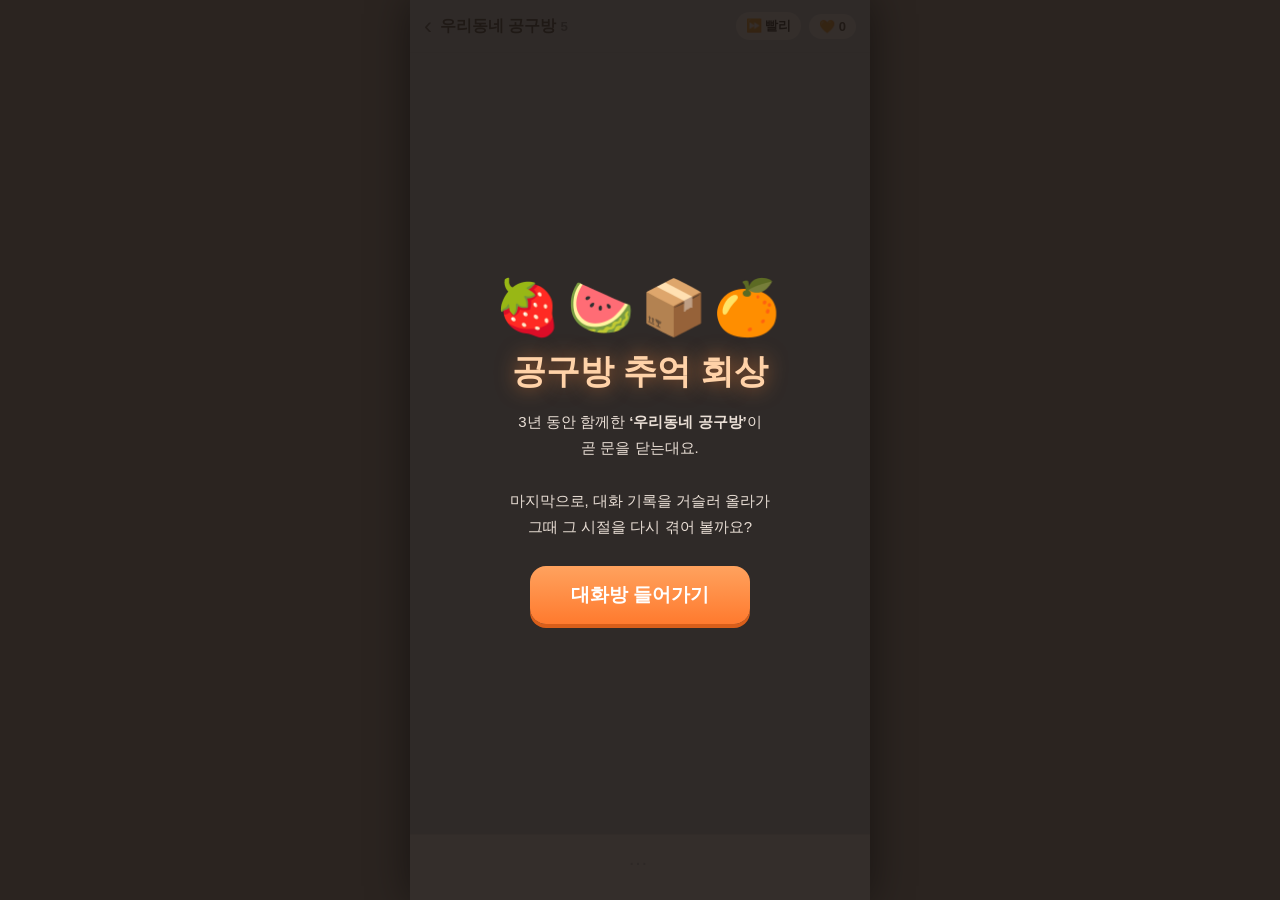
<file: gongu.html>
<!DOCTYPE html>
<html lang="ko">
<head>
<meta charset="UTF-8">
<meta name="viewport" content="width=device-width, initial-scale=1, viewport-fit=cover">
<title>공구방 추억 회상</title>
<style>
  :root {
    --bg: #2b2420;
    --chat: #cfdbe6;
    --me: #ffd2a8;
    --other: #ffffff;
    --ink: #2a2622;
    --sub: #5d6873;
    --accent: #ff8a3d;
    --good: #2fbf71;
    --bad: #ef5a5a;
  }
  * { box-sizing: border-box; }
  html, body {
    margin: 0; height: 100%;
    background: var(--bg);
    font-family: -apple-system, "Apple SD Gothic Neo", "Malgun Gothic", "Noto Sans KR", sans-serif;
    color: var(--ink);
    -webkit-tap-highlight-color: transparent;
  }
  button { font-family: inherit; cursor: pointer; }
  #app {
    position: relative;
    max-width: 460px; height: 100vh; height: 100dvh;
    margin: 0 auto;
    display: flex; flex-direction: column;
    background: var(--chat);
    overflow: hidden;
    box-shadow: 0 0 40px rgba(0,0,0,.45);
  }

  /* ===== 상단 바 ===== */
  header {
    display: flex; align-items: center; gap: 8px;
    padding: 12px 14px;
    background: rgba(207,219,230,.96);
    border-bottom: 1px solid rgba(0,0,0,.06);
    z-index: 2;
  }
  header .back { font-size: 24px; color: #444; line-height: 1; }
  header .room { flex: 1; font-weight: 800; font-size: 16px; white-space: nowrap; overflow: hidden; text-overflow: ellipsis; }
  header .room small { color: var(--sub); font-weight: 600; margin-left: 4px; }
  .pill { border: none; background: #fff; border-radius: 999px; padding: 5px 10px; font-size: 13px; font-weight: 800; }
  #fastBtn.on { background: var(--accent); color: #fff; }
  #score.bump { animation: bump .4s; }
  @keyframes bump { 40% { transform: scale(1.25); background: #ffe2c8; } }

  /* ===== 대화창 ===== */
  #chat { flex: 1; overflow-y: auto; padding: 8px 12px 16px; scroll-behavior: smooth; transition: opacity .5s; }
  #chat.fade { opacity: 0; }
  .row { display: flex; gap: 8px; margin-top: 5px; animation: pop .22s ease-out; }
  .row.first { margin-top: 12px; }
  @keyframes pop { from { opacity: 0; transform: translateY(6px); } to { opacity: 1; transform: none; } }
  .av { width: 38px; height: 38px; border-radius: 14px; display: grid; place-items: center; font-size: 20px; flex: none; }
  .av.ghost { visibility: hidden; height: 0; }
  .col { display: flex; flex-direction: column; max-width: 76%; }
  .name { font-size: 12px; color: #4a5560; margin: 0 0 4px 2px; }
  .line { display: flex; align-items: flex-end; gap: 5px; }
  .bub {
    background: var(--other);
    padding: 8px 11px;
    border-radius: 4px 14px 14px 14px;
    font-size: 14.5px; line-height: 1.45;
    word-break: keep-all; overflow-wrap: anywhere;
    box-shadow: 0 1px 1px rgba(0,0,0,.05);
  }
  .cont .bub { border-radius: 14px; }
  .time { font-size: 10px; color: var(--sub); white-space: nowrap; }
  .row.me { justify-content: flex-end; }
  .row.me .line { flex-direction: row-reverse; }
  .row.me .bub { background: var(--me); border-radius: 14px 4px 14px 14px; }
  .row.me.cont .bub { border-radius: 14px; }
  .sys {
    margin: 12px auto 4px; text-align: center;
    font-size: 12px; color: #fff;
    background: rgba(40,50,60,.3);
    padding: 5px 12px; border-radius: 999px;
    width: fit-content; max-width: 92%;
    animation: pop .22s;
  }
  .date { display: flex; align-items: center; gap: 10px; margin: 20px 0 6px; font-size: 12px; color: #4a5560; animation: pop .22s; }
  .date::before, .date::after { content: ""; flex: 1; height: 1px; background: rgba(0,0,0,.13); }
  .typing .bub { display: flex; gap: 4px; padding: 13px 12px; }
  .typing i { width: 6px; height: 6px; border-radius: 50%; background: #9aa4ad; animation: blink 1s infinite; }
  .typing i:nth-child(2) { animation-delay: .15s; }
  .typing i:nth-child(3) { animation-delay: .3s; }
  @keyframes blink { 0%,100% { opacity: .3; } 50% { opacity: 1; } }

  /* ===== 하단 입력 패널 ===== */
  #panel {
    background: #fff;
    border-top: 1px solid rgba(0,0,0,.08);
    padding: 12px 12px calc(12px + env(safe-area-inset-bottom));
    min-height: 66px;
    display: flex; flex-direction: column; gap: 10px;
  }
  #panel:empty::before { content: "…"; color: #b8c0c8; text-align: center; font-size: 20px; letter-spacing: 4px; }
  .hint { font-size: 13px; color: var(--sub); text-align: center; line-height: 1.5; }
  .hint b { color: var(--accent); }
  .choices { display: flex; flex-direction: column; gap: 8px; }
  .choices.grid { display: grid; grid-template-columns: 1fr 1fr; }
  .choices.grid5 { display: grid; grid-template-columns: repeat(3, 1fr); }
  .chip {
    border: 1.5px solid #e6dcd2; background: #fffaf5;
    border-radius: 14px; padding: 12px 10px;
    font-size: 15px; font-weight: 700; color: var(--ink);
    transition: transform .08s, background .15s;
  }
  .chip:active { transform: scale(.96); }
  .chip:hover { background: #fff0e2; }
  .chip.who { display: flex; flex-direction: column; align-items: center; gap: 2px; padding: 8px 4px; font-size: 13px; }
  .chip.who span { font-size: 22px; }
  .chip.good { background: #d8f7e5; border-color: var(--good); }
  .chip.bad { background: #fde0e0; border-color: var(--bad); }
  .big {
    border: none; border-radius: 16px; padding: 16px;
    font-size: 19px; font-weight: 900; color: #fff;
    background: linear-gradient(180deg, #ffa25e, #ff7a2e);
    box-shadow: 0 4px 0 #d85e1a;
    touch-action: manipulation; user-select: none;
  }
  .big:active { transform: translateY(3px); box-shadow: 0 1px 0 #d85e1a; }
  .big.wait { background: linear-gradient(180deg, #c3cbd3, #a7b1bb); box-shadow: 0 4px 0 #87929d; }
  .big.go { background: linear-gradient(180deg, #ff5f7a, #e8304f); box-shadow: 0 4px 0 #b51d39; animation: go .35s infinite alternate; }
  @keyframes go { to { transform: scale(1.03); } }
  .bar { height: 6px; background: #eee; border-radius: 99px; overflow: hidden; }
  .bar div { height: 100%; width: 100%; background: linear-gradient(90deg, #ff5f7a, #ffb46b); border-radius: 99px; }
  .quote { background: #fff6ec; border-left: 4px solid var(--accent); border-radius: 8px; padding: 10px 12px; font-size: 15px; font-weight: 700; line-height: 1.5; }

  .parcel { display: flex; align-items: center; gap: 12px; justify-content: center; padding: 4px 0; }
  .parcel.in { animation: slideIn .2s ease-out; }
  .parcel.shake { animation: shake .3s; }
  @keyframes slideIn { from { transform: translateX(40px); opacity: 0; } }
  @keyframes shake { 25% { transform: translateX(-8px); } 75% { transform: translateX(8px); } }
  .pbox { font-size: 48px; }
  .label { background: #fff8dc; border: 1.5px dashed #c9a85a; border-radius: 8px; padding: 6px 12px; display: flex; flex-direction: column; min-width: 150px; }
  .label small { font-size: 11px; color: #8a7a55; }
  .label b { font-size: 20px; }
  .label span { font-size: 12px; color: #6d6047; }
  .tally { text-align: center; font-size: 13px; font-weight: 700; color: var(--sub); }

  /* ===== 전체 화면 카드 (타이틀/챕터/앨범) ===== */
  #card {
    position: absolute; inset: 0; z-index: 10;
    display: flex; align-items: center; justify-content: center;
    padding: 24px;
    background: rgba(30,24,20,.9);
    color: #fff; text-align: center;
    opacity: 0; pointer-events: none; transition: opacity .35s;
    overflow-y: auto;
  }
  #card.show { opacity: 1; pointer-events: auto; }
  .title-e { font-size: 54px; letter-spacing: 6px; }
  .title-t { font-size: 34px; font-weight: 900; margin: 10px 0 4px; color: #ffd2a8; text-shadow: 0 0 20px rgba(255,138,61,.6); }
  .title-s { font-size: 15px; line-height: 1.75; color: #eadfd6; margin: 14px 0 26px; }
  .ch-n { font-size: 13px; letter-spacing: 4px; color: #ffb46b; font-weight: 800; }
  .ch-e { font-size: 64px; margin: 10px 0; }
  .ch-s { font-size: 15px; color: #d9cfc6; }
  .ch-t { font-size: 28px; font-weight: 900; margin: 4px 0 10px; }
  .ch-d { font-size: 13px; color: #b9aea4; }
  .ch-tap { margin-top: 30px; font-size: 12px; color: #8f857c; animation: blink 1.4s infinite; }
  .album { width: 100%; }
  .album h2 { margin: 0 0 4px; font-size: 24px; color: #ffd2a8; }
  .album .sub { font-size: 13px; color: #cbbfb4; margin-bottom: 16px; }
  .photos { display: grid; grid-template-columns: 1fr 1fr; gap: 12px; margin-bottom: 18px; }
  .photo { background: #fdfaf4; color: var(--ink); padding: 8px 8px 10px; border-radius: 4px; box-shadow: 0 6px 14px rgba(0,0,0,.35); animation: drop .5s backwards; }
  .photo:nth-child(odd) { transform: rotate(-2.5deg); }
  .photo:nth-child(even) { transform: rotate(2deg); }
  @keyframes drop { from { opacity: 0; transform: translateY(-20px) rotate(0); } }
  .photo .img { height: 74px; border-radius: 2px; display: grid; place-items: center; font-size: 40px; }
  .photo .cap { font-size: 12px; font-weight: 800; margin-top: 6px; }
  .photo .pts { font-size: 12px; color: var(--accent); font-weight: 800; }
  .photo .cmt { font-size: 11px; color: var(--sub); margin-top: 2px; }
  .final { font-size: 15px; margin-bottom: 4px; color: #eadfd6; }
  .rank { font-size: 26px; font-weight: 900; margin-bottom: 22px; }
  .card-btn { min-width: 220px; }
</style>
</head>
<body>
<div id="app">
  <header>
    <span class="back">‹</span>
    <span class="room">우리동네 공구방<small>5</small></span>
    <button class="pill" id="fastBtn" title="대화 빨리 넘기기">⏩ 빨리</button>
    <span class="pill" id="score">🧡 0</span>
  </header>
  <div id="chat"></div>
  <div id="panel"></div>
  <div id="card"></div>
</div>

<script>
// ===== 등장인물 =====
const M = {
  bee:   { name: '꿀벌맘',   emoji: '🐝', bg: '#ffe58a' },  // 방장
  calc:  { name: '김정산',   emoji: '🧮', bg: '#bfe0ff' },  // 총무
  box:   { name: '택배요정', emoji: '📦', bg: '#ffc9d6' },  // 택배 담당
  quiet: { name: '눈팅러',   emoji: '👀', bg: '#d9ceff' },  // 말 없는 사람
  me:    { name: '나',       emoji: '🙂', bg: '#ffd2a8' },
};

const $ = s => document.querySelector(s);
const chat = $('#chat'), panel = $('#panel'), card = $('#card'), scoreEl = $('#score');

let fast = false, score = 0, lastWho = null;
const memo = [];     // 퀴즈에 나올 "명대사" 기록
const results = [];  // 챕터별 점수

// ===== 도구 함수 =====
const wait = ms => new Promise(r => setTimeout(r, ms));          // 게임용 (속도 고정)
const sleep = ms => wait(fast ? ms * 0.35 : ms);                  // 대화용 (빨리감기 적용)
const rnd = n => Math.floor(Math.random() * n);
const pick = a => a[rnd(a.length)];
const shuffle = a => { for (let i = a.length - 1; i > 0; i--) { const j = rnd(i + 1); [a[i], a[j]] = [a[j], a[i]]; } return a; };
const esc = s => String(s).replace(/[&<>]/g, c => ({ '&': '&amp;', '<': '&lt;', '>': '&gt;' }[c]));
const won = n => n.toLocaleString('ko-KR') + '원';
function h(tag, cls, html) { const e = document.createElement(tag); if (cls) e.className = cls; if (html != null) e.innerHTML = html; return e; }

$('#fastBtn').onclick = e => { fast = !fast; e.currentTarget.classList.toggle('on', fast); };

function addScore(n) {
  score += n;
  scoreEl.textContent = '🧡 ' + score;
  scoreEl.classList.remove('bump'); void scoreEl.offsetWidth; scoreEl.classList.add('bump');
}

// ===== 시계 (말풍선 옆 시간) =====
let clock = { h: 9, m: 0 };
const setClock = (hh, mm) => { clock = { h: hh, m: mm }; };
function tick() { clock.m += rnd(2); if (clock.m >= 60) { clock.m -= 60; clock.h = (clock.h + 1) % 24; } }
function timeStr() {
  const ap = clock.h < 12 ? '오전' : '오후';
  let hh = clock.h % 12; if (hh === 0) hh = 12;
  return `${ap} ${hh}:${String(clock.m).padStart(2, '0')}`;
}

// ===== 대화 엔진 =====
function scrollDown() { requestAnimationFrame(() => { chat.scrollTop = chat.scrollHeight; }); }
function add(el) { chat.appendChild(el); scrollDown(); return el; }

function avatar(who, ghost) {
  const av = h('div', 'av' + (ghost ? ' ghost' : ''), M[who].emoji);
  av.style.background = M[who].bg;
  return av;
}

function bubble(who, text) {
  const cont = lastWho === who; lastWho = who;
  const row = h('div', 'row' + (who === 'me' ? ' me' : '') + (cont ? ' cont' : ' first'));
  if (who !== 'me') row.appendChild(avatar(who, cont));
  const col = h('div', 'col');
  if (who !== 'me' && !cont) col.appendChild(h('div', 'name', M[who].name));
  const line = h('div', 'line');
  line.appendChild(h('div', 'bub', esc(text).replace(/\n/g, '<br>')));
  line.appendChild(h('span', 'time', timeStr()));
  col.appendChild(line); row.appendChild(col);
  return row;
}

// 상대방이 입력 중… 표시 후 말하기
async function say(who, text, o = {}) {
  if (who !== 'me') {
    const cont = lastWho === who;
    const t = h('div', 'row typing' + (cont ? ' cont' : ' first'));
    t.appendChild(avatar(who, cont));
    const col = h('div', 'col');
    if (!cont) col.appendChild(h('div', 'name', M[who].name));
    col.appendChild(h('div', 'bub', '<i></i><i></i><i></i>'));
    t.appendChild(col); add(t);
    await sleep(o.t ?? Math.min(1500, 420 + text.length * 30));
    t.remove();
  }
  tick(); add(bubble(who, text));
  if (o.memo) memo.push({ who, text });
  await sleep(o.after ?? 380);
}
function post(who, text) { tick(); add(bubble(who, text)); }   // 바로 올라오는 말풍선
function sys(text) { lastWho = null; add(h('div', 'sys', esc(text))); }
function dateLine(text) { lastWho = null; add(h('div', 'date', esc(text))); }

// ===== 하단 패널 =====
function setPanel(html) { panel.innerHTML = html || ''; }

function choose(opts, hint = '') {
  return new Promise(res => {
    setPanel((hint ? `<div class="hint">${hint}</div>` : '') + '<div class="choices"></div>');
    const box = panel.querySelector('.choices');
    opts.forEach((o, i) => {
      const b = h('button', 'chip', esc(o));
      b.onclick = async () => { setPanel(''); await say('me', o); res(i); };
      box.appendChild(b);
    });
  });
}

function timedChoice(labels, ms, hint, extra = '') {
  return new Promise(res => {
    setPanel(`<div class="hint">${hint}</div>${extra}<div class="bar"><div></div></div><div class="choices grid"></div>`);
    const fill = panel.querySelector('.bar div'), box = panel.querySelector('.choices');
    const start = performance.now();
    let done = false, raf = 0;
    const end = i => {
      if (done) return; done = true; cancelAnimationFrame(raf);
      const left = Math.max(0, 1 - (performance.now() - start) / ms);
      setPanel(''); res({ i, left });
    };
    labels.forEach((l, i) => { const b = h('button', 'chip', esc(l)); b.onclick = () => end(i); box.appendChild(b); });
    const loop = () => {
      const f = 1 - (performance.now() - start) / ms;
      fill.style.width = Math.max(0, f * 100) + '%';
      if (f <= 0) end(-1); else raf = requestAnimationFrame(loop);
    };
    loop();
  });
}

// ===== 전체 화면 카드 =====
function showCard(html, { ms = 0, button = null } = {}) {
  return new Promise(res => {
    card.innerHTML = html; card.classList.add('show');
    let done = false;
    const fin = () => {
      if (done) return; done = true;
      card.classList.remove('show'); card.onclick = null;
      setTimeout(res, 350);
    };
    if (button) card.querySelector(button).onclick = fin;
    else { card.onclick = fin; if (ms) setTimeout(fin, ms); }
  });
}

async function chapter(n, emoji, season, title, date, hh, mm) {
  setPanel('');
  await showCard(`
    <div>
      <div class="ch-n">CHAPTER ${n}</div>
      <div class="ch-e">${emoji}</div>
      <div class="ch-s">${season}</div>
      <div class="ch-t">${title}</div>
      <div class="ch-d">${date}</div>
      <div class="ch-tap">화면을 누르면 시작</div>
    </div>`, { ms: 3500 });
  setClock(hh, mm);
  dateLine(date);
  await sleep(400);
}

// =====================================================
// 미니게임 1: 선착순 딸기 입금 (반응 속도)
// =====================================================
async function gameFirstCome() {
  const fakes = [
    '곧 열게요~', '잠깐만요 계좌번호 복사 중…', '오…', '오이 공구도 할까요? 🥒',
    '오늘 날씨 좋네요 ☀️', '오픈 전에 공지 한 번 더! 1인 2박스까지예요',
    '오, 벌써 대기 중이신 분들 많네요 ㅎㅎ', '오…늘 딸기 진짜 달아요', '오픈… 은 3초 뒤에!',
  ];
  let total = 0;
  for (let r = 1; r <= 3; r++) {
    sys(`${r}차 오픈 대기 중 · 남은 딸기 ${[30, 18, 7][r - 1]}박스`);
    let phase = 'wait', t0 = 0, resolveTap;
    const tapP = new Promise(res => (resolveTap = res));
    setPanel(`<div class="hint">꿀벌맘이 <b>“오픈!”</b>을 외치면 바로 누르세요.<br>먼저 누르면 무효!</div>`);
    const b = h('button', 'big wait', '입금 완료!');
    panel.appendChild(b);
    b.onpointerdown = e => {
      e.preventDefault();
      if (phase === 'wait') { phase = 'done'; resolveTap('early'); }
      else if (phase === 'go') { phase = 'done'; resolveTap(performance.now() - t0); }
    };

    // 낚시 메시지
    const pool = shuffle(fakes.slice());
    const n = 1 + rnd(3);
    for (let i = 0; i < n && phase === 'wait'; i++) {
      await Promise.race([wait(900 + Math.random() * 1600), tapP]);
      if (phase === 'wait') post('bee', pool[i]);
    }
    if (phase === 'wait') await Promise.race([wait(700 + Math.random() * 1800), tapP]);

    let result;
    if (phase !== 'wait') result = 'early';
    else {
      post('bee', '🍓 오픈!!!');
      t0 = performance.now(); phase = 'go';
      b.classList.remove('wait'); b.classList.add('go');
      result = await Promise.race([tapP, wait(3000).then(() => 'late')]);
      phase = 'done';
    }
    setPanel('');

    let pts = 0;
    if (result === 'early') {
      await say('me', '입금했어요!');
      await say('bee', '앗 아직 안 열었어요 😅 이번 판은 무효!');
    } else if (result === 'late') {
      await say('calc', '마감되었습니다~ 다음 기회에! 🙏');
    } else {
      const ms = Math.round(result);
      const rank = Math.max(1, Math.min(30, 1 + Math.floor((ms - 200) / 45)));
      pts = Math.max(10, 100 - (rank - 1) * 3);
      post('me', '입금 완료! 🍓');
      await sleep(400);
      sys(`반응 속도 ${ms}ms · ${rank}등으로 입금 성공!`);
      await say('calc', rank <= 3 ? `${rank}등! 손이 안 보였어요 👍` : rank <= 10 ? `${rank}등 확인했습니다~` : `${rank}등… 아슬아슬했네요 😮‍💨`);
    }
    total += pts; addScore(pts);
    await sleep(400);
  }
  return total;
}

// =====================================================
// 미니게임 2: 수박 정산 (암산)
// =====================================================
function makeCalcQ(type) {
  if (type === 0) {
    const n = 3 + rnd(4), p = (10 + rnd(21)) * 500;
    const s = [3000, 4000, 5000, 6000][rnd(4)];
    return { q: `수박 ${n + rnd(3)}통 ${won(p * n - s)}에 택배비 ${won(s)}!\n${n}명이 똑같이 나누면 1인당 얼마죠?`, a: p };
  }
  if (type === 1) {
    const p = (16 + rnd(20)) * 500;
    const paid = Math.ceil((p + 1) / 10000) * 10000 + (rnd(2) ? 0 : 10000);
    return { q: `1인당 ${won(p)}인데 꿀벌맘님이 ${won(paid)}을 보내셨어요.\n얼마 돌려드려야 하죠?`, a: paid - p };
  }
  const price = (20 + rnd(30)) * 1000, pct = [10, 20, 30][rnd(3)], k = 2 + rnd(2);
  return { q: `정가 ${won(price)}짜리 아이스박스를 ${pct}% 할인해서 ${k}개 샀어요.\n총 얼마죠?`, a: price * (100 - pct) / 100 * k };
}
function distract(a) {
  const set = new Set([a]);
  for (const d of shuffle([500, 1000, 1500, 2000, 100, -500, -1000, -1500, -100, 2500, -2000])) {
    if (set.size >= 4) break;
    if (a + d > 0) set.add(a + d);
  }
  return shuffle([...set]);
}
async function gameCalc() {
  let total = 0;
  const types = shuffle([0, 1, 2]);
  for (let i = 0; i < 3; i++) {
    const { q, a } = makeCalcQ(types[i]);
    await say('calc', `[정산 ${i + 1}/3]\n${q}`, { t: 900 });
    const opts = distract(a);
    const r = await timedChoice(opts.map(won), 15000, '15초 안에 골라 주세요! 🧮');
    let pts = 0;
    if (r.i < 0) {
      await say('calc', `시간 초과! ⏰ 정답은 ${won(a)}입니다`);
    } else {
      await say('me', won(opts[r.i]));
      if (opts[r.i] === a) {
        pts = Math.round(60 + 40 * r.left);
        await say('calc', pick(['정확합니다! 1원도 안 틀렸어요 👏', '완벽해요. 총무 자리 물려드릴까요?', '오… 계산기보다 빠르시네요']));
      } else {
        await say('calc', `음… 정답은 ${won(a)}예요 😅`);
      }
    }
    total += pts; addScore(pts);
  }
  return total;
}

// =====================================================
// 미니게임 3: 택배 분류 (20초 타임어택)
// =====================================================
function gameParcel() {
  const items = {
    bee:   ['김장매트 🥬', '고무장갑 🧤', '꿀 3병 🍯'],
    calc:  ['계산기 🧮', '가계부 📒', '영수증 파일 📁'],
    box:   ['뽁뽁이 50m 🫧', '박스테이프 📦', '운동화 👟'],
    quiet: ['귤 10kg 🍊', '이어폰 🎧', '만화책 📚'],
    me:    ['딸기잼 🍓', '수면양말 🧦', '텀블러 🥤'],
  };
  const keys = Object.keys(items);
  return new Promise(res => {
    let ok = 0, bad = 0, cur = null, done = false;
    setPanel(`<div class="hint">송장의 <b>받는 분</b>을 보고 눌러 주세요! (20초)</div>
      <div class="bar"><div></div></div>
      <div class="parcel"><div class="pbox">📦</div><div class="label"></div></div>
      <div class="choices grid5"></div>
      <div class="tally">✅ 0 · ❌ 0</div>`);
    const fill = panel.querySelector('.bar div'), parcel = panel.querySelector('.parcel');
    const label = panel.querySelector('.label'), grid = panel.querySelector('.choices'), tally = panel.querySelector('.tally');

    function next() {
      let k; do { k = pick(keys); } while (k === cur && Math.random() < 0.7);
      cur = k;
      label.innerHTML = `<small>받는 분</small><b>${M[k].name}</b><span>${pick(items[k])}</span>`;
      parcel.classList.remove('in', 'shake'); void parcel.offsetWidth; parcel.classList.add('in');
    }
    function flash(b, c) { b.classList.add(c); setTimeout(() => b.classList.remove(c), 220); }
    keys.forEach(k => {
      const b = h('button', 'chip who', `<span>${M[k].emoji}</span>${M[k].name}`);
      b.onclick = () => {
        if (done) return;
        if (k === cur) { ok++; flash(b, 'good'); next(); }
        else { bad++; flash(b, 'bad'); parcel.classList.remove('in'); parcel.classList.add('shake'); setTimeout(next, 250); }
        tally.textContent = `✅ ${ok} · ❌ ${bad}`;
      };
      grid.appendChild(b);
    });
    const start = performance.now(), ms = 20000;
    const loop = () => {
      const f = 1 - (performance.now() - start) / ms;
      fill.style.width = Math.max(0, f * 100) + '%';
      if (f <= 0) { done = true; setPanel(''); res({ ok, bad }); }
      else requestAnimationFrame(loop);
    };
    next(); loop();
  });
}

// =====================================================
// 미니게임 4: 누가 한 말이게? (기억력 퀴즈)
// =====================================================
async function gameQuiz() {
  // 사람별로 하나씩 고르기 → 최대한 다양하게
  const byWho = {};
  shuffle(memo.slice()).forEach(m => { (byWho[m.who] ??= []).push(m); });
  const qs = [];
  for (const who of shuffle(Object.keys(byWho))) qs.push(byWho[who].shift());
  const rest = shuffle(Object.values(byWho).flat());
  while (qs.length < 4 && rest.length) qs.push(rest.shift());
  shuffle(qs);

  const opts = ['bee', 'calc', 'box', 'quiet'];
  let total = 0;
  for (let i = 0; i < qs.length; i++) {
    await say('quiet', `Q${i + 1}. 이 말, 누가 했을까요?`, { t: 700 });
    const r = await timedChoice(opts.map(k => `${M[k].emoji} ${M[k].name}`), 12000, '기억을 더듬어 보세요… 🤔',
      `<div class="quote">“${esc(qs[i].text)}”</div>`);
    let pts = 0;
    const ans = M[qs[i].who].name;
    if (r.i < 0) await say('quiet', `시간 끝… 정답은 ${ans}님이었어요`);
    else {
      await say('me', `${M[opts[r.i]].name}님!`);
      if (opts[r.i] === qs[i].who) {
        pts = Math.round(70 + 30 * r.left);
        await say(qs[i].who, qs[i].who === 'quiet' ? '…들켰다 🙈' : pick(['맞아요 그거 저예요 ㅋㅋㅋ', '어떻게 기억하셨어요?! 😳', '헉 제가 저런 말을 했었네요 ㅋㅋ']));
      } else {
        await say('quiet', `땡! ${ans}님이었어요`);
      }
    }
    total += pts; addScore(pts);
  }
  return total;
}

// =====================================================
// 이야기 진행
// =====================================================
async function titleScreen() {
  await showCard(`
    <div>
      <div class="title-e">🍓🍉📦🍊</div>
      <div class="title-t">공구방 추억 회상</div>
      <div class="title-s">
        3년 동안 함께한 <b>‘우리동네 공구방’</b>이<br>곧 문을 닫는대요.<br><br>
        마지막으로, 대화 기록을 거슬러 올라가<br>그때 그 시절을 다시 겪어 볼까요?
      </div>
      <button class="big card-btn" id="startBtn">대화방 들어가기</button>
    </div>`, { button: '#startBtn' });
}

async function prologue() {
  setClock(21, 40);
  dateLine('2026년 11월 20일 금요일');
  sys('꿀벌맘님이 공지를 등록했습니다.');
  await say('bee', '여러분… 우리 공구방 이번 달 말에 정리하려고 해요 🥲');
  await say('calc', '헉 진짜요?');
  await say('box', '안돼요ㅠㅠㅠㅠ');
  await say('bee', '그 전에 우리 추억 한번 돌아봐요!\n대화 맨 위로 올려 볼게요~');
  await choose(['좋아요! 같이 봐요 📜', '벌써 3년이나 됐네요…']);
  sys('— 대화 기록을 거슬러 올라갑니다 —');
  await sleep(1200);
  chat.classList.add('fade');
  await wait(600);
  chat.innerHTML = ''; lastWho = null;
  chat.classList.remove('fade');
}

async function chapter1() {
  await chapter(1, '🍓', '2023년 봄', '전설의 딸기 공구', '2023년 4월 12일 수요일', 10, 2);
  sys('꿀벌맘님이 ‘우리동네 공구방’을 만들었습니다.');
  sys('김정산님, 택배요정님, 눈팅러님, 나님이 들어왔습니다.');
  await say('bee', '안녕하세요~ 첫 공구는 논산 딸기입니다 🍓');
  await say('bee', '한 박스 15,000원! 선착순 30박스예요');
  await say('box', '딸기 너무 좋아요!!');
  await say('calc', '입금 순서대로 명단 정리할게요. 제가 총무 하겠습니다', { memo: true });
  await say('bee', "제가 '오픈!' 하면 그때 입금해 주세요~ 미리 보내면 무효예요 ㅎㅎ", { memo: true });
  await choose(['손가락 풀고 있겠습니다 ✋', '오픈만 기다릴게요!']);
  const s = await gameFirstCome();
  results.push(s);
  await say('box', '다들 손 너무 빨라요 😂');
  await say('calc', '근데 딸기 2박스 받은 사람 누구예요? 저 한 박스 모자라요…', { memo: true });
  await say('quiet', '…저도 딸기 좋아해요', { memo: true });
  await say('bee', '헉 눈팅러님 처음 말하셨다 ㅋㅋㅋ', { after: 900 });
}

async function chapter2() {
  await chapter(2, '🍉', '2023년 여름', '수박 정산 대소동', '2023년 7월 28일 금요일', 20, 11);
  await say('bee', '고창 수박 공구 마감했습니다 🍉 다들 감사해요!');
  await say('calc', '정산은 1원 단위까지 정확하게. 그게 제 철칙입니다', { memo: true });
  await say('box', '저는 계산 못해요… 누가 대신 해줘요ㅠ', { memo: true });
  await say('calc', '그럼 나님이 좀 도와주세요! 문제 드릴게요');
  await choose(['계산기 앱 켰습니다 📱', '암산이면 자신 있죠 😎']);
  const s = await gameCalc();
  results.push(s);
  await say('bee', '역시 총무님이랑 나님 최고~ 👍');
  await say('box', '수박 너무 무거워서 엘리베이터 앞까지 굴렸어요 🍉', { memo: true });
  await say('quiet', 'ㅋㅋㅋㅋㅋ', { after: 900 });
}

async function chapter3() {
  await chapter(3, '📦', '2023년 가을', '블랙프라이데이 택배 대란', '2023년 11월 24일 금요일', 18, 47);
  await say('box', '여러분!!! 택배 40개가 한꺼번에 왔어요!!');
  await say('box', '경비실 앞이 택배 산이에요 📦📦📦');
  await say('bee', '김장매트는 제 거예요! 절대 가져가지 마세요', { memo: true });
  await say('calc', '이름표 보고 나눠 주시면 됩니다~');
  await say('box', '나님 같이 분류해 줘요!! 20초 안에!');
  await choose(['장갑 끼고 출동합니다 🧤', '맡겨 주세요!']);
  const { ok, bad } = await gameParcel();
  const s = Math.max(0, Math.min(300, ok * 20 - bad * 10));
  addScore(s);
  results.push(s);
  sys(`택배 분류 결과 · 성공 ${ok}개 · 실수 ${bad}개`);
  await say('box', ok >= 15 ? '와 진짜 택배 장인이세요!! 🏆' : ok >= 8 ? '덕분에 반은 끝냈어요! 고마워요 🙏' : '…나머지는 내일 할까요 😵');
  await say('quiet', '제 택배… 혹시 귤 맞나요?', { memo: true });
  await say('box', '택배요정은 오늘부로 은퇴합니다…', { memo: true, after: 900 });
}

async function chapter4() {
  await chapter(4, '🎄', '2024년 겨울', '눈팅러의 송년 퀴즈', '2024년 12월 31일 화요일', 23, 12);
  await say('bee', '올해 마지막 날이네요! 송년 퀴즈 할까요? 🎉');
  await say('calc', '상품은 남은 귤 한 박스입니다 🍊');
  await say('quiet', '제가… 진행해 봐도 될까요?');
  await say('box', '헐 눈팅러님이 문장을?!');
  await say('bee', '대박ㅋㅋㅋ 좋아요!!');
  await say('quiet', '사실 그동안 다 보고 있었거든요.\n누가 무슨 말 했는지 맞혀 보세요');
  await choose(['기억력 자신 있어요 🧠', '…다 까먹었는데요?']);
  const s = await gameQuiz();
  results.push(s);
  await say('quiet', '다들 수고하셨어요. 귤은… 제가 먹을게요 🍊');
  await say('calc', '???', { after: 900 });
}

const CHAPTERS = [
  { e: '🍓', t: '전설의 딸기 공구', max: 300, bg: '#ffd9df' },
  { e: '🍉', t: '수박 정산 대소동', max: 300, bg: '#d6f5d6' },
  { e: '📦', t: '택배 대란', max: 300, bg: '#f3e2c7' },
  { e: '🎄', t: '송년 퀴즈', max: 400, bg: '#d6e6ff' },
];
function comment(p) {
  return p >= .85 ? '완벽하게 기억나요!' : p >= .6 ? '생생한 추억' : p >= .35 ? '어렴풋한 기억' : '그런 일이 있었나…?';
}
function rankTitle(p) {
  if (p >= .85) return '👑 전설의 공구 고인물';
  if (p >= .7) return '🧮 든든한 부총무';
  if (p >= .5) return '🛒 성실한 단골';
  if (p >= .3) return '🙂 가끔 오는 손님';
  return '👀 사실은 눈팅러';
}

async function epilogue() {
  chat.classList.add('fade'); await wait(600);
  chat.innerHTML = ''; lastWho = null; chat.classList.remove('fade');
  setClock(23, 58);
  dateLine('2026년 11월 20일 금요일');
  sys('— 다시 현재 —');
  await say('bee', '다시 보니까 눈물 나네요 🥹');
  await say('calc', '3년간 총 정산 금액 4,812,500원. 오차 0원입니다');
  await say('box', '그동안 받은 택배 상자로 성 쌓을 수 있어요 🏰');
  await say('quiet', '다들… 정말 감사했어요', { after: 900 });

  // 추억 앨범
  const maxTotal = CHAPTERS.reduce((a, c) => a + c.max, 0);
  const p = score / maxTotal;
  const photos = CHAPTERS.map((c, i) => {
    const r = results[i] ?? 0;
    return `<div class="photo" style="animation-delay:${i * .15}s">
      <div class="img" style="background:${c.bg}">${c.e}</div>
      <div class="cap">${c.t}</div>
      <div class="pts">${r} / ${c.max}</div>
      <div class="cmt">${comment(r / c.max)}</div>
    </div>`;
  }).join('');
  await showCard(`
    <div class="album">
      <h2>📒 우리 공구방 추억 앨범</h2>
      <div class="sub">2023.04 ~ 2026.11</div>
      <div class="photos">${photos}</div>
      <div class="final">추억 지수 ${score} / ${maxTotal}</div>
      <div class="rank">${rankTitle(p)}</div>
      <button class="big card-btn" id="byeBtn">마지막 인사하러 가기</button>
    </div>`, { button: '#byeBtn' });

  const c = await choose(['3년 동안 정말 즐거웠어요 🧡', '딸기 맛은 평생 못 잊을 거예요 🍓', '…사실 저 수박값 덜 보냈어요'], '마지막 한마디를 골라 주세요');
  if (c === 0) await say('bee', '저도요 나님 🧡 늘 일등으로 입금해 주셔서 고마웠어요');
  else if (c === 1) await say('box', '그 딸기 진짜 달았죠 🍓 아직도 생각나요');
  else await say('calc', '알고 있었습니다. 500원입니다.');
  await say('bee', '그럼 이제 진짜 안녕… 👋', { after: 1200 });
  await say('bee', '…근데 그래서 말인데요');
  await say('bee', '다음 주에 제주 귤 공구 할 사람? 🍊');
  await say('box', '저요!!!', { t: 400 });
  await say('calc', '저요. 정산은 제가', { t: 500 });
  await say('quiet', '저도요', { t: 500 });
  await choose(['저요!!! 🙋', '…역시 이럴 줄 알았어요 ㅋㅋ']);
  sys('꿀벌맘님이 ‘우리동네 공구방 시즌2’를 만들었습니다. 🎉');
  await sleep(600);

  setPanel('');
  const again = h('button', 'big', '🔁 처음부터 다시 회상하기');
  again.onclick = () => location.reload();
  panel.appendChild(again);
}

async function main() {
  await titleScreen();
  await prologue();
  await chapter1();
  await chapter2();
  await chapter3();
  await chapter4();
  await epilogue();
}
main();
</script>
</body>
</html>
</file>
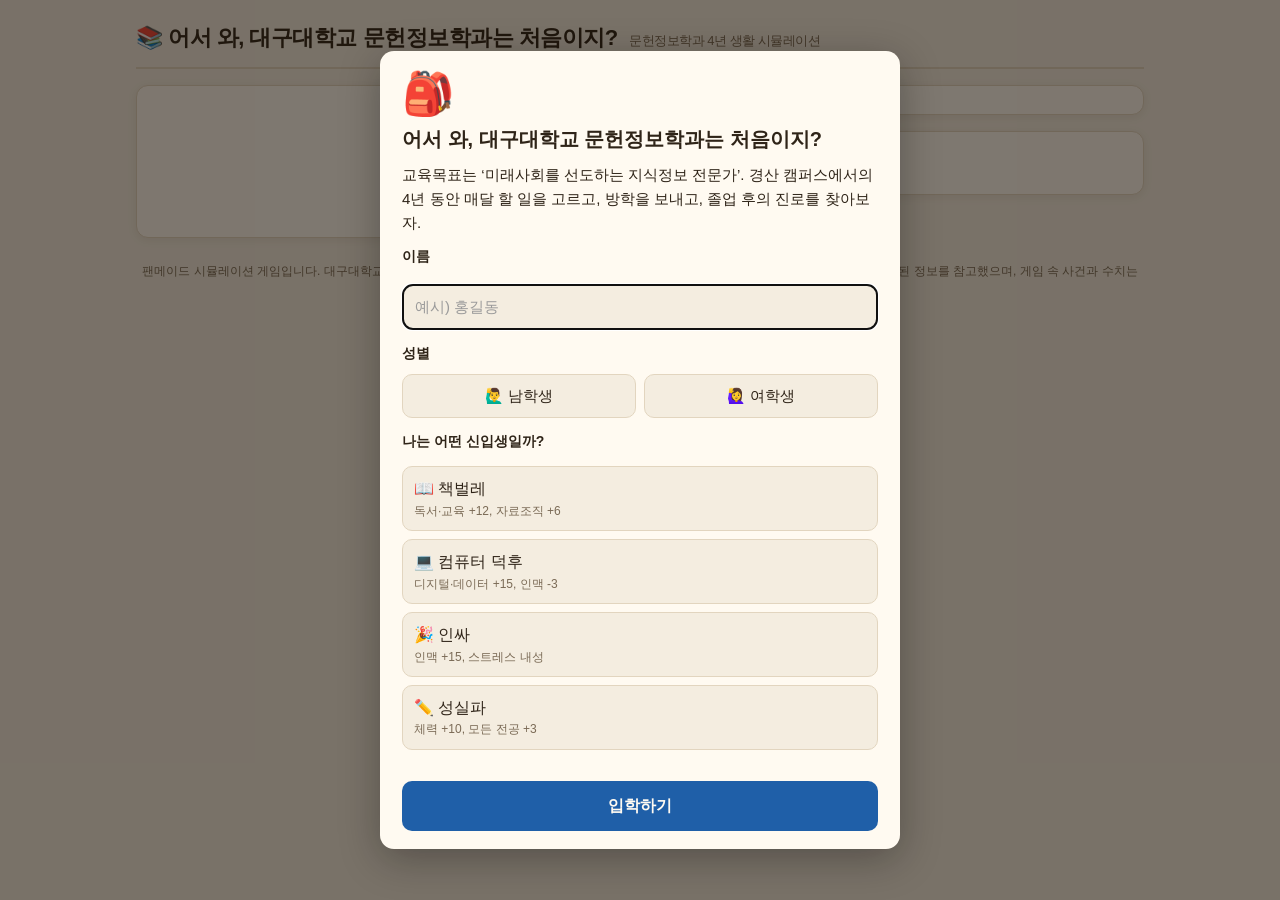
<file: library-life.html>
<!DOCTYPE html>
<html lang="ko">
<head>
<meta charset="UTF-8">
<meta name="viewport" content="width=device-width, initial-scale=1">
<title>어서 와, 대구대학교 문헌정보학과는 처음이지?</title>
<style>
  :root {
    --bg: #f4ede0;
    --paper: #fffaf1;
    --ink: #2f2418;
    --muted: #7a6a55;
    --line: #e2d5bf;
    --accent: #1f5fa8;
    --accent-soft: #dce8f7;
    --good: #2e8b57;
    --bad: #c0392b;
    --warn: #c8811a;
    --shadow: 0 2px 10px rgba(60, 40, 10, 0.08);
  }
  @media (prefers-color-scheme: dark) {
    :root:not([data-theme="light"]) {
      --bg: #1b1814;
      --paper: #26221c;
      --ink: #f1e8d8;
      --muted: #b3a48c;
      --line: #3d362c;
      --accent: #7fb1ec;
      --accent-soft: #24364d;
      --good: #6fcf97;
      --bad: #ff7b6b;
      --warn: #f0b35a;
      --shadow: 0 2px 10px rgba(0, 0, 0, 0.3);
    }
  }
  :root[data-theme="dark"] {
    --bg: #1b1814; --paper: #26221c; --ink: #f1e8d8; --muted: #b3a48c; --line: #3d362c;
    --accent: #7fb1ec; --accent-soft: #24364d; --good: #6fcf97; --bad: #ff7b6b; --warn: #f0b35a;
    --shadow: 0 2px 10px rgba(0, 0, 0, 0.3);
  }
  * { box-sizing: border-box; }
  html, body { margin: 0; }
  body {
    background: var(--bg);
    color: var(--ink);
    font-family: "Pretendard", "Apple SD Gothic Neo", "Malgun Gothic", "Noto Sans KR", sans-serif;
    line-height: 1.6;
    min-height: 100vh;
  }
  .wrap { max-width: 1040px; margin: 0 auto; padding: 20px 16px 40px; }
  header.top {
    display: flex; flex-wrap: wrap; gap: 8px 16px; align-items: baseline; justify-content: space-between;
    border-bottom: 2px solid var(--line); padding-bottom: 12px; margin-bottom: 16px;
  }
  header.top h1 { margin: 0; font-size: 22px; letter-spacing: -0.5px; }
  header.top h1 small { font-size: 13px; color: var(--muted); font-weight: 500; margin-left: 6px; }
  .when { font-weight: 700; color: var(--accent); }
  .grid { display: grid; grid-template-columns: 300px 1fr; gap: 16px; }
  @media (max-width: 760px) { .grid { grid-template-columns: 1fr; } }
  .card {
    background: var(--paper); border: 1px solid var(--line); border-radius: 12px;
    padding: 14px 16px; box-shadow: var(--shadow);
  }
  .card h2 { margin: 0 0 10px; font-size: 15px; color: var(--muted); font-weight: 700; }
  .profile { display: flex; gap: 12px; align-items: center; margin-bottom: 12px; }
  .avatar { font-size: 40px; width: 56px; height: 56px; display: grid; place-items: center; background: var(--accent-soft); border-radius: 50%; }
  .profile b { font-size: 17px; }
  .profile .sub { font-size: 13px; color: var(--muted); }
  .stat { margin: 7px 0; font-size: 13px; }
  .stat .row { display: flex; justify-content: space-between; }
  .bar { height: 7px; background: var(--line); border-radius: 99px; overflow: hidden; margin-top: 3px; }
  .bar i { display: block; height: 100%; border-radius: 99px; transition: width .4s; }
  .kv { display: grid; grid-template-columns: 1fr 1fr; gap: 6px 10px; font-size: 13px; margin-top: 10px; }
  .kv div { background: var(--bg); border-radius: 8px; padding: 6px 8px; }
  .kv span { display: block; color: var(--muted); font-size: 11px; }
  .kv b { font-size: 15px; }
  .actions h3 { font-size: 13px; color: var(--muted); margin: 14px 0 6px; }
  .actions h3:first-child { margin-top: 0; }
  .btns { display: grid; grid-template-columns: repeat(auto-fill, minmax(150px, 1fr)); gap: 8px; }
  button.act, .choice {
    font: inherit; text-align: left; cursor: pointer;
    background: var(--bg); color: var(--ink);
    border: 1px solid var(--line); border-radius: 10px; padding: 9px 11px;
    transition: transform .08s, border-color .15s, background .15s;
  }
  button.act:hover:not(:disabled), .choice:hover { border-color: var(--accent); background: var(--accent-soft); }
  button.act:active:not(:disabled) { transform: scale(0.98); }
  button.act:disabled { opacity: .45; cursor: not-allowed; }
  button.act b { display: block; font-size: 14px; }
  button.act small { display: block; font-size: 11.5px; color: var(--muted); line-height: 1.4; margin-top: 2px; }
  .log { max-height: 280px; overflow-y: auto; font-size: 14px; display: flex; flex-direction: column-reverse; }
  .log p { margin: 0; padding: 7px 0; border-bottom: 1px dashed var(--line); }
  .log p:last-child { border-bottom: none; }
  .log .t { color: var(--muted); font-size: 12px; margin-right: 6px; }
  .up { color: var(--good); font-weight: 700; }
  .down { color: var(--bad); font-weight: 700; }
  .main { display: flex; flex-direction: column; gap: 16px; }
  .tools { display: flex; gap: 8px; flex-wrap: wrap; }
  .tools button {
    font: inherit; font-size: 12px; cursor: pointer; background: transparent; color: var(--muted);
    border: 1px solid var(--line); border-radius: 99px; padding: 3px 10px;
  }
  .tools button:hover { color: var(--ink); border-color: var(--ink); }

  /* 모달 */
  .modal-bg {
    position: fixed; inset: 0; background: rgba(20, 14, 6, 0.55);
    display: flex; align-items: center; justify-content: center; padding: 16px; z-index: 10;
  }
  .modal-bg.hidden { display: none; }
  .modal {
    background: var(--paper); color: var(--ink); border-radius: 14px; max-width: 520px; width: 100%;
    padding: 22px 22px 18px; box-shadow: 0 10px 40px rgba(0,0,0,.3); max-height: 90vh; overflow-y: auto;
    animation: pop .18s ease-out;
  }
  @keyframes pop { from { transform: scale(.95); opacity: 0; } to { transform: none; opacity: 1; } }
  .modal .emoji { font-size: 42px; line-height: 1; }
  .modal h2 { margin: 8px 0 8px; font-size: 20px; }
  .modal .body { font-size: 15px; }
  .modal .body p { margin: 0 0 10px; }
  .modal .choices { display: flex; flex-direction: column; gap: 8px; margin-top: 14px; }
  .choice { width: 100%; }
  .choice small { display: block; color: var(--muted); font-size: 12px; }
  input.name {
    font: inherit; width: 100%; padding: 10px 12px; border-radius: 10px; border: 1px solid var(--line);
    background: var(--bg); color: var(--ink); margin: 6px 0 12px;
  }
  input.name::placeholder { color: #9a9a9a; opacity: 1; }
  .seg { display: grid; grid-template-columns: 1fr 1fr; gap: 8px; margin: 6px 0 12px; }
  .choice.sel { border-color: var(--accent); background: var(--accent-soft); box-shadow: inset 0 0 0 1px var(--accent); }
  .field-label { font-weight: 700; font-size: 14px; margin: 4px 0 0; }
  .err { color: var(--bad); font-size: 13px; min-height: 1.2em; margin: 6px 0 0; }
  button.go {
    font: inherit; font-weight: 800; font-size: 16px; width: 100%; margin-top: 10px; padding: 12px;
    border: none; border-radius: 10px; cursor: pointer; background: var(--accent); color: var(--paper);
  }
  button.go:hover { filter: brightness(1.08); }
  .prof-list { margin: 0; padding: 0; list-style: none; }
  .prof-list li { padding: 8px 0; border-bottom: 1px solid var(--line); font-size: 14px; }
  .prof-list li span { display: block; color: var(--muted); font-size: 12.5px; }
  .palette { display: flex; flex-wrap: wrap; gap: 6px; }
  .palette button {
    font: inherit; font-size: 12.5px; cursor: pointer; padding: 5px 9px; border-radius: 99px;
    border: 1px solid var(--line); background: var(--bg); color: var(--ink);
  }
  .palette button.sel { background: var(--accent); color: var(--paper); border-color: var(--accent); font-weight: 700; }
  .palette button:disabled { opacity: .4; cursor: not-allowed; }
  .tt { display: grid; grid-template-columns: 34px repeat(5, 1fr); gap: 4px; margin-top: 12px; }
  .tt .hd { text-align: center; font-size: 12px; font-weight: 700; color: var(--muted); align-self: center; }
  .tt button.cell {
    font: inherit; font-size: 11.5px; line-height: 1.25; min-height: 52px; padding: 4px 3px; cursor: pointer;
    border-radius: 8px; border: 1px solid var(--line); color: var(--ink); word-break: keep-all; overflow-wrap: anywhere;
  }
  .tt button.cell:hover { outline: 2px solid var(--accent); }
  .tt button.cell.now { outline: 3px solid var(--accent); transform: scale(1.06); }
  .tt button.cell.past { opacity: .45; }
  .busy .palette, .busy .tt, .busy .run { pointer-events: none; }
  .g-study { background: color-mix(in srgb, #3a7bd5 16%, var(--paper)); }
  .g-act { background: color-mix(in srgb, #e08a2c 18%, var(--paper)); }
  .g-rest { background: color-mix(in srgb, #2e9e6b 16%, var(--paper)); }
  .tt-sum { font-size: 13px; color: var(--muted); margin-top: 8px; }
  .run { display: flex; gap: 8px; flex-wrap: wrap; margin-top: 12px; }
  .run button { flex: 1 1 200px; font: inherit; cursor: pointer; border-radius: 10px; padding: 10px 14px; border: 1px solid var(--line); background: var(--bg); color: var(--ink); }
  .run button.primary { background: var(--accent); color: var(--paper); border-color: var(--accent); font-weight: 800; }
  .hint { font-size: 12.5px; color: var(--muted); margin: 4px 0 8px; }
  .note { font-size: 12px; color: var(--muted); margin-top: 24px; text-align: center; }
  table.tr { width: 100%; border-collapse: collapse; font-size: 13px; margin-top: 8px; }
  table.tr td { padding: 4px 6px; border-bottom: 1px solid var(--line); }
  table.tr td:last-child { text-align: right; font-weight: 700; }
</style>
</head>
<body>
<div class="wrap">
  <header class="top">
    <h1>📚 어서 와, 대구대학교 문헌정보학과는 처음이지? <small>문헌정보학과 4년 생활 시뮬레이션</small></h1>
    <div class="when" id="when"></div>
  </header>

  <div class="grid">
    <aside class="card" id="side"></aside>
    <section class="main">
      <div class="card actions" id="actions"></div>
      <div class="card">
        <h2>📝 생활 기록</h2>
        <div class="log" id="log"></div>
      </div>
      <div class="tools">
        <button id="saveBtn">저장</button>
        <button id="loadBtn">불러오기</button>
        <button id="profBtn">교수진</button>
        <button id="resetBtn">처음부터</button>
      </div>
    </section>
  </div>
  <p class="note">팬메이드 시뮬레이션 게임입니다. 대구대학교 및 문헌정보학과의 공식 콘텐츠가 아닙니다. 교수님 성함·직위·담당 과목은 학과 홈페이지에 공개된 정보를 참고했으며, 게임 속 사건과 수치는 모두 허구입니다.</p>
</div>

<div class="modal-bg hidden" id="modalBg"><div class="modal" id="modal"></div></div>

<script>
// ================= 기본 데이터 =================
const LABEL = {
  org: '자료조직', svc: '정보서비스', dig: '디지털·데이터', edu: '독서·교육', arc: '기록관리',
  hp: '체력', stress: '스트레스', money: '돈', social: '인맥', exp: '실무경력', prep: '시험준비'
};
const MAJORS = ['org', 'svc', 'dig', 'edu', 'arc'];
const COLOR = { org: '#3a7bd5', svc: '#2e9e6b', dig: '#7b5cd6', edu: '#e08a2c', arc: '#8c6b4a', hp: '#e05a7a', stress: '#c0392b', social: '#2fa3b5', exp: '#b38b1d', prep: '#555f9e' };
const MONTHS = [[3, 4, 5, 6], [9, 10, 11, 12]];
const TURNS = 16;       // 한 학기 = 16주
const DAYS = ['월', '화', '수', '목', '금'];
const PERIODS = ['오전', '오후'];
const SLOTS = DAYS.length * PERIODS.length; // 일주일에 10칸
const SLOT_SCALE = 0.0275; // 칸 하나의 효과 (기본 효과 × 이 값)
const monthOf = s => MONTHS[s.sem - 1][Math.floor(Math.min(s.turn, TURNS - 1) / 4)];
function scaleFx(fx) {
  const o = {};
  for (const k in fx) if (fx[k]) o[k] = fx[k] * SLOT_SCALE;
  return o;
}
const fmt1 = v => (Math.round(v * 10) / 10).toString();

const TRAITS = {
  bookworm: { name: '📖 책벌레', desc: '독서·교육 +12, 자료조직 +6', fx: { edu: 12, org: 6 }, avatar: { m: '👨‍🎓', f: '👩‍🎓' } },
  coder:    { name: '💻 컴퓨터 덕후', desc: '디지털·데이터 +15, 인맥 -3', fx: { dig: 15, social: -3 }, avatar: { m: '👨‍💻', f: '👩‍💻' } },
  insider:  { name: '🎉 인싸', desc: '인맥 +15, 스트레스 내성', fx: { social: 15 }, avatar: { m: '🙋‍♂️', f: '🙋‍♀️' } },
  diligent: { name: '✏️ 성실파', desc: '체력 +10, 모든 전공 +3', fx: { hp: 10, org: 3, svc: 3, dig: 3, edu: 3, arc: 3 }, avatar: { m: '💁‍♂️', f: '💁‍♀️' } }
};
const GENDERS = { m: '남학생', f: '여학생' };
function avatarOf(s) { return TRAITS[s.trait].avatar[s.gender] || TRAITS[s.trait].avatar.f; }

// 교수진 (학과 홈페이지 교수진 페이지에 공개된 성함·직위·담당 과목)
const PROFESSORS = [
  { name: '김신영', title: '교수', subj: '정보서비스, 도서관경영', fx: { svc: 4, org: 1 } },
  { name: '박광헌', title: '교수 · 학과장', subj: '학교도서관, 독서지도', fx: { edu: 4, svc: 1 } },
  { name: '최예진', title: '교수', subj: '자료조직, 학술커뮤니케이션', fx: { org: 4, dig: 1 } },
  { name: '장보성', title: '교수', subj: '정보학, 정보시스템개발, 정보검색, 데이터베이스, 정보이용행태분석', fx: { dig: 4, svc: 1 } },
  { name: '윤희윤', title: '명예교수', subj: '도서관경영론, 도서관건축론, 도서관정책, 자료 분류', fx: { svc: 2, org: 2, arc: 1 }, emeritus: true },
  { name: '곽병일', title: '겸임교수', subj: '정보이용형태론, 이용자서비스', fx: { svc: 3, dig: 1 } }
];
const FULLTIME = PROFESSORS.slice(0, 4);
const profByName = n => PROFESSORS.find(p => p.name === n);


// 학기별 전공 과목 (대구대 문헌정보학과 학업 로드맵 기준)
const CURRICULUM = {
  '1-1': [
    { id: 'c11_0', name: '도서관문화사', desc: '기초 · 교육 · 도서관의 역사', fx: { arc: 3, edu: 3, stress: 5, hp: -3 } },
    { id: 'c11_1', name: '문헌정보학이해', desc: '기초 · 교육 · 문헌정보학 입문', fx: { org: 2, svc: 2, dig: 1, edu: 1, stress: 5, hp: -3 } }
  ],
  '1-2': [
    { id: 'c12_0', name: '장서관리론', desc: '기초 · 경영 · 자료 선정·수집·평가', fx: { org: 4, edu: 2, stress: 5, hp: -3 } },
    { id: 'c12_1', name: '지능정보사회와정보활용', desc: '기초 · IT · 서비스러닝', fx: { dig: 4, svc: 2, stress: 5, hp: -3 } }
  ],
  '2-1': [
    { id: 'c21_0', name: '공공도서관경영', desc: '심화 · 경영', fx: { svc: 4, edu: 2, stress: 5, hp: -3 } },
    { id: 'c21_1', name: '독서지도', desc: '심화 · 교육 · 서비스러닝', fx: { edu: 6, stress: 5, hp: -3 } },
    { id: 'c21_2', name: '목록법이해', desc: '심화 · 목록 규칙의 기초', fx: { org: 6, stress: 5, hp: -3 } },
    { id: 'c21_3', name: '문헌정보학연구방법론', desc: '심화 · 경영 · 연구 설계', fx: { dig: 2, arc: 2, svc: 2, stress: 5, hp: -3 } },
    { id: 'c21_4', name: '정보학개론', desc: '심화 · IT/시스템', fx: { dig: 5, org: 1, stress: 5, hp: -3 } }
  ],
  '2-2': [
    { id: 'c22_0', name: '데이터베이스이해', desc: '심화 · IT/시스템', fx: { dig: 6, stress: 5, hp: -3 } },
    { id: 'c22_1', name: '어린이서비스', desc: '심화 · 교육 · 봉사/실무', fx: { edu: 4, svc: 2, stress: 5, hp: -3 } },
    { id: 'c22_2', name: '정보서비스론', desc: '심화 · 교육 · 참고봉사', fx: { svc: 6, stress: 5, hp: -3 } },
    { id: 'c22_3', name: '자료분류론', desc: '교육 · KDC·DDC 분류', fx: { org: 6, stress: 5, hp: -3 } }
  ],
  '3-1': [
    { id: 'c31_0', name: '대학도서관경영', desc: '심화 · 경영', fx: { svc: 4, org: 2, stress: 5, hp: -3 } },
    { id: 'c31_1', name: '자동화목록법', desc: '심화 · IT/시스템 · MARC', fx: { org: 4, dig: 2, stress: 5, hp: -3 } },
    { id: 'c31_2', name: '정보검색이해', desc: '심화 · IT/시스템', fx: { dig: 3, svc: 3, stress: 5, hp: -3 } },
    { id: 'c31_3', name: '학교도서관운영', desc: '심화 · 교육 · 경영', fx: { edu: 4, svc: 2, stress: 5, hp: -3 } }
  ],
  '3-2': [
    { id: 'c32_0', name: '도서관마케팅', desc: '심화 · 경영 · 창의설계', fx: { svc: 4, edu: 2, stress: 5, hp: -3 } },
    { id: 'c32_1', name: '도서관프로그램운영', desc: '심화 · 교육 · 봉사/실무', fx: { edu: 4, svc: 2, stress: 5, hp: -3 } },
    { id: 'c32_2', name: '자료분류특강', desc: '심화 · 교육 · 분류 심화', fx: { org: 6, stress: 5, hp: -3 } },
    { id: 'c32_3', name: '정보이용형태', desc: '심화 · IT · 이용자 연구', fx: { svc: 3, dig: 3, stress: 5, hp: -3 } },
    { id: 'c32_4', name: '취약계층서비스', desc: '심화 · 봉사/실무 · 서비스러닝', fx: { svc: 4, edu: 2, stress: 5, hp: -3 } }
  ],
  '4-1': [
    { id: 'c41_0', name: '기록학개론', desc: '심화 · 자료전문가', fx: { arc: 8, stress: 5, hp: -3 } },
    { id: 'c41_1', name: '도서관실무실습', desc: '심화 · 현장 실습 · 실무경력↑', fx: { org: 2, svc: 2, exp: 6, stress: 5, hp: -3 } },
    { id: 'c41_2', name: '도서관정보정책', desc: '심화 · 경영', fx: { svc: 3, arc: 3, stress: 5, hp: -3 } },
    { id: 'c41_3', name: '정보시스템개발', desc: '심화 · IT/시스템', fx: { dig: 6, stress: 5, hp: -3 } },
    { id: 'c41_4', name: '지식정보큐레이션', desc: '심화 · IT · 디자인Thinking', fx: { edu: 3, dig: 3, stress: 5, hp: -3 } }
  ],
  '4-2': [
    { id: 'c42_0', name: '계량정보학', desc: '심화 · IT/시스템', fx: { dig: 5, org: 1, stress: 5, hp: -3 } },
    { id: 'c42_1', name: '메타데이터', desc: '심화 · IT/시스템', fx: { org: 3, dig: 3, stress: 5, hp: -3 } },
    { id: 'c42_2', name: '전자출판론', desc: '심화 · 캡스톤디자인', fx: { edu: 3, dig: 3, stress: 5, hp: -3 } }
  ]
};
const DEFAULT_STUDY = [
  { id: 'org', name: '자료조직론', desc: '분류(KDC·DDC)와 목록 규칙', fx: { org: 6, stress: 5, hp: -3 } },
  { id: 'svc', name: '정보서비스론', desc: '참고봉사, 이용자 응대', fx: { svc: 6, stress: 5, hp: -3 } },
  { id: 'dig', name: '디지털도서관·데이터', desc: '메타데이터, DB, 코딩', fx: { dig: 6, stress: 6, hp: -3 } },
  { id: 'edu', name: '독서교육론', desc: '독서지도, 북큐레이션', fx: { edu: 6, stress: 4, hp: -3 } },
  { id: 'arc', name: '기록관리학', desc: '기록물 평가·보존', fx: { arc: 6, stress: 5, hp: -3 } }
];
function availableActions(s) { return studyList(s).concat(ACTIONS); }
function studyList(s) {
  return (CURRICULUM[s.year + '-' + s.sem] || DEFAULT_STUDY).map(c => Object.assign({ group: '전공 공부', study: true }, c));
}
// 전공 외 행동
const ACTIONS = [
  { group: '전공 공부', id: 'teach', name: '교직 수업', desc: '사서교사 과정 (교직 이수자)', fx: { edu: 4, prep: 3, stress: 6, hp: -3 }, study: true, need: s => s.teacher },
  { group: '활동', id: 'work', name: '중앙도서관 근로', desc: '서가 정리하며 용돈벌이', fx: { money: 25, exp: 4, org: 2, hp: -6, stress: 3 } },
  { group: '활동', id: 'job', name: '카페 아르바이트', desc: '돈은 되지만 피곤하다', fx: { money: 40, hp: -9, stress: 6 } },
  { group: '활동', id: 'club', name: '학과 동아리·학생회', desc: '선후배와 친해지기', fx: { social: 8, stress: -6, money: -5, hp: -2 } },
  { group: '활동', id: 'contest', name: '공모전·프로젝트', desc: '데이터·독서 공모전 참가', fx: { dig: 4, edu: 2, exp: 5, stress: 8, hp: -4 } },
  { group: '활동', id: 'exam', name: '임용·공무원 시험공부', desc: '3학년부터 가능', fx: { prep: 8, stress: 9, hp: -4 }, need: s => s.year >= 3 },
  { group: '휴식', id: 'rest', name: '자취방에서 휴식', desc: '푹 자고 일어나기', fx: { hp: 18, stress: -15 } },
  { group: '놀기', id: 'play', name: '동성로 나들이', desc: '친구들과 시내 구경', fx: { stress: -22, social: 4, money: -15, hp: -2 } },
  { group: '놀기', id: 'drink', name: '술자리', desc: '동기·선배들과 한잔 (너무 잦으면 숙취!)', fx: { stress: -26, social: 7, money: -20, hp: -7 } },
  { group: '놀기', id: 'pcroom', name: 'PC방', desc: '친구들과 게임 한 판', fx: { stress: -20, social: 2, dig: 1, money: -8, hp: -4 } },
  { group: '놀기', id: 'karaoke', name: '노래방', desc: '스트레스는 고음으로 날린다', fx: { stress: -22, social: 3, money: -10, hp: -2 } }
];

// 방학 선택지
const VACATIONS = [
  { id: 'season', name: '계절학기', desc: '전공 2개 +5, 다음 학기 학점 보너스', fx: { stress: 6, money: -20 }, run: s => { const a = pick2(); s[a[0]] += 5; s[a[1]] += 5; s.bonusGpa = 0.15; return LABEL[a[0]] + '·' + LABEL[a[1]] + ' +5'; } },
  { id: 'intern', name: '도서관 현장실습', desc: '3학년부터 · 실무경력 크게 상승', fx: { exp: 15, svc: 5, org: 5, stress: 8, hp: -8 }, need: s => s.year >= 3 },
  { id: 'academy', name: '시험 대비 특강', desc: '3학년부터 · 시험준비 +15', fx: { prep: 15, money: -40, stress: 12 }, need: s => s.year >= 3 },
  { id: 'parttime', name: '방학 내내 알바', desc: '돈 +90', fx: { money: 90, hp: -12, stress: 8 } },
  { id: 'reading', name: '독서 마라톤', desc: '책 50권 완독 도전', fx: { edu: 8, org: 2, stress: -8 } },
  { id: 'cert', name: '컴퓨터활용능력 1급 준비', desc: '학과 추천 자격증 · 디지털·데이터, 경력', fx: { dig: 6, exp: 4, stress: 8, money: -10 } },
  { id: 'hackathon', name: '데이터 해커톤', desc: '디지털·데이터와 경력', fx: { dig: 8, exp: 5, stress: 8, hp: -5 } },
  { id: 'trip', name: '여행 가기', desc: '돈 -60, 스트레스 대폭 해소', fx: { money: -60, stress: -40, hp: 10, social: 4 } },
  { id: 'home', name: '본가에서 쉬기', desc: '집밥 먹고 회복', fx: { hp: 25, stress: -25, money: 15 } }
];

// KDC 퀴즈
const QUIZ = [
  { q: '이용자가 “경제학 입문서 어디 있어요?” 하고 묻는다. KDC 몇 번대 서가로 안내할까?', a: '300번대 (사회과학)', w: ['500번대 (기술과학)', '100번대 (철학)'], ex: '경제학은 KDC 320, 사회과학 류에 속한다.' },
  { q: '어린이가 해리 포터 시리즈를 찾는다. KDC로는 몇 번대일까?', a: '800번대 (문학)', w: ['700번대 (언어)', '000번대 (총류)'], ex: '영미 소설은 KDC 843, 문학 류다.' },
  { q: '“파이썬 프로그래밍 책 있나요?” KDC 어디서 찾아야 할까?', a: '000번대 (총류)', w: ['500번대 (기술과학)', '400번대 (자연과학)'], ex: 'KDC에서 컴퓨터과학·프로그래밍은 총류(004~005)에 있다.' },
  { q: '심리학 교양서를 찾는 이용자. KDC 몇 번대일까?', a: '100번대 (철학)', w: ['300번대 (사회과학)', '400번대 (자연과학)'], ex: 'KDC에서 심리학은 180, 철학 류에 속한다.' },
  { q: '한국사 능력 검정 시험 교재를 찾는다. 어느 서가로 갈까?', a: '900번대 (역사)', w: ['300번대 (사회과학)', '000번대 (총류)'], ex: '한국사는 KDC 911, 역사 류다.' },
  { q: '영어 문법책은 KDC 몇 번대에 꽂혀 있을까?', a: '700번대 (언어)', w: ['800번대 (문학)', '300번대 (사회과학)'], ex: '영어는 KDC 740, 언어 류다.' },
  { q: '요리책을 찾는 이용자. KDC 몇 번대로 안내할까?', a: '500번대 (기술과학)', w: ['600번대 (예술)', '400번대 (자연과학)'], ex: '요리·식품은 가정학에 속해 기술과학(590번대)에 있다.' },
  { q: '불교 경전 해설서는 KDC 몇 번대일까?', a: '200번대 (종교)', w: ['100번대 (철학)', '900번대 (역사)'], ex: '불교는 KDC 220, 종교 류다.' }
];

// 무작위 사건
const EVENTS = [
  { emoji: '📚', title: '선배의 족보', body: '학과 선배가 지난 학기 전공 정리 노트를 건네준다.', choices: [
    { label: '감사히 받는다', fx: { org: 4, social: 3 } },
    { label: '밥 한 끼 사며 받는다', fx: { org: 4, social: 7, money: -10 } } ] },
  { emoji: '🤒', title: '환절기 감기', body: '목이 칼칼하더니 결국 감기에 걸렸다.', choices: [
    { label: '병원에 간다', fx: { money: -8, hp: 5 } },
    { label: '그냥 버틴다', fx: { hp: -12, stress: 6 } } ] },
  { emoji: '🗂️', title: '반납 도서 대란', body: '근로하던 친구가 아프다며 대신 반납 도서 정리를 부탁한다.', choices: [
    { label: '도와준다', fx: { org: 3, social: 5, hp: -5 } },
    { label: '미안하지만 거절', fx: { social: -3 } } ] },
  { emoji: '💸', title: '용돈 입금', body: '부모님이 “밥은 잘 챙겨 먹니?” 문자와 함께 용돈을 보내주셨다.', choices: [
    { label: '감사 전화를 드린다', fx: { money: 30, stress: -5 } } ] },
  { emoji: '📱', title: '팀플 무임승차', body: '디지털도서관 팀플에서 한 명이 연락이 안 된다.', choices: [
    { label: '내가 다 해버린다', fx: { dig: 5, stress: 12, hp: -5 } },
    { label: '교수님께 상황을 말씀드린다', fx: { stress: 4, social: -2 } } ] },
  { emoji: '🏛️', title: '기록물 정리 봉사', body: '학교 근처 마을의 오래된 기록물 정리 봉사자를 모집한다.', choices: [
    { label: '참여한다', fx: { arc: 6, exp: 3, hp: -4 } },
    { label: '이번엔 패스', fx: {} } ] },
  { emoji: '☕', title: '중도 앞 벤치', body: '중앙도서관 앞에서 동기들과 우연히 마주쳤다.', choices: [
    { label: '같이 커피 한잔', fx: { social: 5, stress: -6, money: -5 } },
    { label: '공부하러 들어간다', fx: { svc: 2, org: 2 } } ] },
  { emoji: '🌸', title: '캠퍼스 산책', body: '경산 캠퍼스가 유난히 예쁜 날이다.', choices: [
    { label: '한 바퀴 걷는다', fx: { stress: -10, hp: 3 } } ] },
  { emoji: '🧾', title: '사서 자격증 이야기', body: '선배가 “문헌정보학과를 졸업하면 정사서 2급 자격이 나온다”고 알려준다. 진로가 조금 선명해진다.', choices: [
    { label: '열심히 해야겠다!', fx: { stress: -4, prep: 2 } } ] }
];

// 엔딩용 진로
const CAREERS = {
  gov:     { name: '사서직 공무원', emoji: '🏢', check: s => s.prep >= 70 && s.svc >= 45 },
  teacher: { name: '사서교사', emoji: '🍎', check: s => s.teacher && s.prep >= 70 && s.edu >= 60 && avgGpa(s) >= 3.5, need: s => s.teacher },
  univ:    { name: '대학·전문도서관 사서', emoji: '🏫', check: s => s.exp >= 35 && s.org >= 55 && avgGpa(s) >= 3.3 },
  arc:     { name: '기록관리 전문가', emoji: '🗄️', check: s => s.arc >= 50 && avgGpa(s) >= 3.5 },
  data:    { name: '데이터·IT 기업', emoji: '📊', check: s => s.dig >= 65 && s.exp >= 25 },
  pub:     { name: '출판·북큐레이터', emoji: '📖', check: s => s.edu >= 55 && s.social >= 45 },
  grad:    { name: '대학원 진학', emoji: '🎓', check: s => avgGpa(s) >= 4.0 && avgMajor(s) >= 55 }
};
const ENDINGS = {
  gov:     s => s.prep >= 90 && s.org >= 70 && s.svc >= 60
    ? ['🏛️', '국가직 사서 합격!', '높은 경쟁률을 뚫고 국가직 사서로 최종 합격했다. 첫 출근 날, 끝없이 이어진 서고를 보며 4년 동안 외운 분류번호가 떠올랐다.']
    : ['🏢', '사서직 공무원 합격', '지방직 사서 공무원 시험에 합격해 공공도서관으로 발령받았다. 어린이 열람실에서 아이들에게 책을 읽어주는 게 요즘의 낙이다.'],
  teacher: () => ['🍎', '사서교사 임용 합격', '임용시험에 합격해 학교도서관의 사서교사가 되었다. 교생실습 때 만난 학생처럼, 책을 싫어하던 아이가 도서관 단골이 되는 순간이 제일 보람차다.'],
  univ:    () => ['🏫', '대학도서관 사서', '현장실습과 근로 경험을 인정받아 대학도서관에 입사했다. 학위논문 검색을 도와주며 “선생님 덕분에 졸업해요”라는 인사를 듣는다.'],
  arc:     () => ['🗄️', '기록관리학 대학원 → 기록전문가의 길', '기록관리학 대학원에 진학했다. 언젠가 기록연구사가 되어 사라질 뻔한 기록을 지키는 사람이 되겠다고 다짐한다.'],
  data:    () => ['📊', '데이터 기업 취업', '메타데이터와 검색을 아는 데이터 인재로 IT 기업에 입사했다. 회의 때마다 “이건 분류 체계부터 다시 짜야 해요”라고 말하는 사람이 되었다.'],
  pub:     () => ['📖', '출판사·북큐레이터', '출판사에 입사해 책을 기획하고 큐레이션하는 일을 한다. 서점 매대에 내가 고른 책이 놓인 날, 사진을 백 장은 찍었다.'],
  grad:    () => ['🎓', '대학원 진학', '우수한 성적으로 문헌정보학 대학원에 진학했다. 연구실 책상 위에 “정보는 연결될 때 가치가 생긴다”라고 적어 두었다.'],
  none:    () => ['🌱', '졸업, 그리고 새로운 시작', '정사서 2급 자격과 함께 졸업장을 받았다. 아직 정해진 길은 없지만, 4년 동안 쌓은 경험은 어디로든 데려다줄 것이다.']
};

// ================= 상태 =================
let S = null;
let pendingQueue = []; // 순서대로 띄울 모달
const $ = id => document.getElementById(id);
const clamp = (v, a, b) => Math.max(a, Math.min(b, v));
const rand = (a, b) => a + Math.random() * (b - a);
const pickOne = arr => arr[Math.floor(Math.random() * arr.length)];
function pick2() { const a = MAJORS.slice().sort(() => Math.random() - .5); return [a[0], a[1]]; }
function avgGpa(s) { return s.gpas.length ? s.gpas.reduce((a, b) => a + b, 0) / s.gpas.length : 0; }
function avgMajor(s) { return MAJORS.reduce((a, k) => a + s[k], 0) / MAJORS.length; }

function newState(name, gender, trait) {
  const s = {
    name, gender, trait, advisor: pickOne(FULLTIME).name, year: 1, sem: 1, turn: 0,
    org: 10, svc: 10, dig: 10, edu: 10, arc: 10,
    hp: 80, stress: 20, money: 100, social: 10, exp: 0, prep: 0,
    gpas: [], studyCount: 0, teacher: false, teacherAsked: false, career: null,
    bonusGpa: 0, log: [], done: false
  };
  applyFx(s, TRAITS[trait].fx);
  return s;
}

// 효과 적용 + 설명 문자열 반환
function applyFx(s, fx) {
  const parts = [];
  for (const k in fx) {
    let v = fx[k];
    if (!v) continue;
    // 인싸 특성: 스트레스 증가 20% 감소
    if (k === 'stress' && v > 0 && s.trait === 'insider') v = Math.round(v * 0.8);
    s[k] += v;
    if (k !== 'money') s[k] = clamp(s[k], 0, 100);
    const good = k === 'stress' ? v < 0 : v > 0;
    parts.push(`<span class="${good ? 'up' : 'down'}">${LABEL[k]} ${v > 0 ? '+' : ''}${fmt1(v)}${k === 'money' ? '만원' : ''}</span>`);
  }
  return parts.join(' · ');
}

function whenText(s) {
  if (s.done) return '졸업';
  const t = Math.min(s.turn, TURNS - 1);
  return `${s.year}학년 ${s.sem}학기 · ${monthOf(s)}월 ${t % 4 + 1}주차`;
}

function addLog(html) {
  S.log.unshift({ t: whenText(S), h: html });
  if (S.log.length > 80) S.log.pop();
}

// ================= 화면 그리기 =================
function render() {
  if (!S) return;
  $('when').textContent = whenText(S);
  const tr = TRAITS[S.trait];
  const bar = k => `<div class="stat"><div class="row"><span>${LABEL[k]}</span><b>${Math.round(S[k])}</b></div><div class="bar"><i style="width:${S[k]}%;background:${COLOR[k]}"></i></div></div>`;
  $('side').innerHTML = `
    <div class="profile"><div class="avatar">${avatarOf(S)}</div>
      <div><b>${esc(S.name)}</b><div class="sub">문헌정보학과 ${GENDERS[S.gender] || ''} · ${tr.name}${S.teacher ? ' · 교직 이수' : ''}</div>${S.advisor ? `<div class="sub">지도교수: ${S.advisor} 교수님</div>` : ''}
      ${S.career ? `<div class="sub">목표: ${CAREERS[S.career].emoji} ${CAREERS[S.career].name}</div>` : ''}</div></div>
    <h2>전공 능력</h2>${MAJORS.map(bar).join('')}
    <h2 style="margin-top:14px">컨디션</h2>${bar('hp')}${bar('stress')}
    <h2 style="margin-top:14px">스펙</h2>${bar('social')}${bar('exp')}${bar('prep')}
    <div class="kv">
      <div><span>돈</span><b>${Math.round(S.money)}만원</b></div>
      <div><span>평균 학점</span><b>${S.gpas.length ? avgGpa(S).toFixed(2) : '-'} / 4.5</b></div>
    </div>`;

  if (S.done) { $('actions').innerHTML = '<h2>졸업을 축하합니다 🎓</h2><p>‘처음부터’를 눌러 다시 시작할 수 있어요.</p>'; }
  else {
    normalizeSchedule();
    const acts = availableActions(S);
    const okActs = acts.filter(x => !x.need || x.need(S));
    if (!okActs.find(x => x.id === brush)) brush = okActs[0].id;
    const groups = {};
    acts.forEach(x => { if (x.id === 'teach' && !x.need(S)) return; (groups[x.group] = groups[x.group] || []).push(x); });
    const gCls = g => g === '전공 공부' ? 'g-study' : (g === '휴식' || g === '놀기') ? 'g-rest' : 'g-act';
    let html = `<h2>${monthOf(S)}월 ${S.turn % 4 + 1}주차 시간표 <span style="font-weight:500">(${S.turn + 1}/${TURNS}주)</span></h2>
      <p class="hint">① 아래에서 활동을 고르고 ② 시간표 칸을 눌러 채운 뒤 ③ ‘이번 주 보내기’. 시간표는 다음 주에도 그대로 이어진다.</p>`;
    for (const g in groups) {
      html += `<h3>${g}</h3><div class="palette">` + groups[g].map(x => {
        const ok = !x.need || x.need(S);
        return `<button data-brush="${x.id}" class="${x.id === brush ? 'sel' : ''}" ${ok ? '' : 'disabled'} title="${x.desc}">${x.name}</button>`;
      }).join('') + '</div>';
    }
    html += `<div class="tt"><div></div>${DAYS.map(d => `<div class="hd">${d}</div>`).join('')}`;
    PERIODS.forEach((pd, r) => {
      html += `<div class="hd">${pd}</div>`;
      DAYS.forEach((d, c) => {
        const i = r * DAYS.length + c, x = acts.find(y => y.id === S.schedule[i]);
        html += `<button class="cell ${gCls(x.group)}" data-slot="${i}" title="${d} ${pd}: ${x.name}">${x.name}</button>`;
      });
    });
    html += '</div>';
    const cnt = { '전공 공부': 0, '활동': 0, '휴식': 0, '놀기': 0 };
    S.schedule.forEach(id => cnt[acts.find(y => y.id === id).group]++);
    html += `<div class="tt-sum">이번 주: 공부 ${cnt['전공 공부']}칸 · 활동 ${cnt['활동']}칸 · 휴식 ${cnt['휴식']}칸 · 놀기 ${cnt['놀기']}칸</div>
      <div class="run"><button id="fillBtn">선택한 활동으로 전부 채우기</button><button class="primary" id="weekBtn">▶ 이번 주 보내기</button></div>`;
    $('actions').innerHTML = html;
    $('actions').querySelectorAll('[data-brush]').forEach(b => b.onclick = () => { brush = b.dataset.brush; render(); });
    $('actions').querySelectorAll('[data-slot]').forEach(b => b.onclick = () => { S.schedule[+b.dataset.slot] = brush; render(); });
    $('fillBtn').onclick = () => { S.schedule = Array(SLOTS).fill(brush); render(); };
    $('weekBtn').onclick = playWeek;
  }
  $('log').innerHTML = S.log.map(l => `<p><span class="t">${l.t}</span>${l.h}</p>`).join('');
}

function esc(t) { return String(t).replace(/[&<>"']/g, c => ({ '&': '&amp;', '<': '&lt;', '>': '&gt;', '"': '&quot;', "'": '&#39;' }[c])); }

// ================= 모달 =================
function showModal(m) {
  // m: {emoji, title, body, choices:[{label, sub, fn}]}
  const box = $('modal');
  box.innerHTML = `${m.emoji ? `<div class="emoji">${m.emoji}</div>` : ''}<h2>${m.title}</h2><div class="body">${m.body || ''}</div><div class="choices"></div>`;
  const wrap = box.querySelector('.choices');
  (m.choices || [{ label: '확인' }]).forEach(c => {
    const b = document.createElement('button');
    b.className = 'choice';
    b.innerHTML = `${c.label}${c.sub ? `<small>${c.sub}</small>` : ''}`;
    b.onclick = () => {
      $('modalBg').classList.add('hidden');
      if (c.fn) c.fn();
      render();
      nextModal();
    };
    wrap.appendChild(b);
  });
  $('modalBg').classList.remove('hidden');
  const first = wrap.querySelector('button'); if (first) first.focus();
}
function queue(m) { pendingQueue.push(m); }
function nextModal() {
  if (!$('modalBg').classList.contains('hidden')) return;
  const m = pendingQueue.shift();
  if (m) showModal(typeof m === 'function' ? m() : m);
}
function fxSub(fx) {
  return Object.keys(fx).filter(k => fx[k]).map(k => `${LABEL[k]} ${fx[k] > 0 ? '+' : ''}${fx[k]}`).join(', ');
}

// ================= 게임 진행 =================
let brush = null;
const isStudyId = id => /^c\d\d_\d$/.test(id) || id === 'teach';
// 시간표를 지금 학기에 맞게 정리 (학기가 바뀌면 과목도 바뀐다)
function normalizeSchedule() {
  const subj = studyList(S), acts = availableActions(S);
  const ok = id => { const x = acts.find(y => y.id === id); return x && (!x.need || x.need(S)); };
  if (!Array.isArray(S.schedule) || S.schedule.length !== SLOTS) {
    // 기본 시간표: 오전은 전공 수업, 오후는 공부·근로·동아리·휴식
    S.schedule = [...DAYS.map((_, i) => subj[i % subj.length].id), subj[0].id, 'work', subj[1 % subj.length].id, 'club', 'rest'];
  }
  let k = 0;
  S.schedule = S.schedule.map(id => ok(id) ? id : isStudyId(id) ? subj[k++ % subj.length].id : 'rest');
}

function runWeek() {
  const acts = availableActions(S);
  const before = {}; for (const k in LABEL) before[k] = S[k];
  let study = 0;
  S.schedule.forEach(id => {
    const x = acts.find(y => y.id === id);
    if (!x || (x.need && !x.need(S))) return;
    applyFx(S, scaleFx(x.fx));
    if (x.study) study++;
  });
  S.studyCount += study;
  const drinks = S.schedule.filter(id => id === 'drink').length;
  if (drinks >= 3) {
    S.studyCount = Math.max(0, S.studyCount - 2);
    applyFx(S, { hp: -4, stress: 3 });
    addLog(`🍺 술자리가 ${drinks}번… 숙취로 다음 날 수업에 집중하지 못했다. (공부 2칸 무효 · 체력 -4)`);
  }
  const diff = Object.keys(LABEL).map(k => {
    const d = S[k] - before[k];
    if (Math.abs(d) < 0.05) return '';
    const good = k === 'stress' ? d < 0 : d > 0;
    return `<span class="${good ? 'up' : 'down'}">${LABEL[k]} ${d > 0 ? '+' : ''}${fmt1(d)}</span>`;
  }).filter(Boolean).join(' · ');
  addLog(`📅 <b>한 주 마무리</b> (공부 ${study}칸) — ${diff || '변화 없음'}`);

  // 컨디션 체크
  if (S.money < 0) {
    S.money = 0; applyFx(S, { stress: 5 });
    addLog('💳 통장이 바닥났다… 이번 주는 라면으로 버텼다. 스트레스 +5');
  }
  if (S.hp <= 0) {
    S.hp = 25; S.studyCount = Math.max(0, S.studyCount - SLOTS);
    const r = applyFx(S, { money: -10, stress: 5 });
    addLog(`🚑 과로로 쓰러졌다. 병원 신세… ${r}`);
    queue({ emoji: '🚑', title: '쓰러졌다!', body: '<p>무리하다가 결국 몸살이 났다. 일주일 내내 수업을 빠졌다.</p><p>시간표에 휴식 칸을 꼭 넣자!</p>' });
  } else if (S.stress >= 100) {
    S.stress = 70;
    addLog('🔥 번아웃이 왔다. 아무것도 손에 잡히지 않는다.');
    queue({ emoji: '🔥', title: '번아웃', body: '<p>스트레스가 한계에 달했다. 이번 학기 성적에 영향이 있을지도…</p><p>시간표에 휴식을 늘려 보자.</p>' });
    S.burnout = true;
  }
  S.turn++;
  fixedOrRandomEvent();
  if (S.turn >= TURNS) queue(() => endSemester());
}

// 한 주를 월요일 오전부터 금요일 오후까지 한 칸씩 보여 주며 진행
let busy = false;
function playWeek() {
  if (busy) return;
  busy = true;
  $('actions').classList.add('busy');
  $('weekBtn').textContent = '⏳ 한 주를 보내는 중…';
  const order = [];
  DAYS.forEach((_, c) => PERIODS.forEach((_, r) => order.push(r * DAYS.length + c)));
  let i = 0;
  const step = () => {
    $('actions').querySelectorAll('[data-slot]').forEach(el => {
      const k = order.indexOf(+el.dataset.slot);
      el.classList.toggle('now', k === i);
      el.classList.toggle('past', k < i);
    });
    if (i++ < order.length) setTimeout(step, 220);
    else {
      busy = false;
      $('actions').classList.remove('busy');
      runWeek();
      render();
      nextModal();
    }
  };
  step();
}

function fixedOrRandomEvent() {
  const w = S.turn - 1; // 방금 끝난 주 (0~15)
  if (w === 7) { queue(midterm()); return; }                                   // 4월·10월 4주차
  if (S.sem === 1 && w === 9) { queue(festival()); return; }                   // 5월 2주차
  if (S.sem === 2 && w === 3) { queue(fieldTrip()); return; }                  // 9월 4주차
  if (S.sem === 2 && w === 10 && S.year >= 2) { queue(conference()); return; } // 11월 3주차
  if (S.year === 4 && S.sem === 1 && w === 13 && S.teacher) { queue(practicum()); return; } // 6월 2주차
  if (w < TURNS - 1 && Math.random() < 0.15) randomEvent();
}
function randomEvent() {
  const r = Math.random();
  if (r < 0.22) queue(professorEvent());
  else if (r < 0.27 && S.year >= 2) queue(lectureEvent());
  else if (r < 0.6) queue(quizEvent());
  else queue(eventModal(pickOne(EVENTS)));
}

function eventModal(e) {
  return {
    emoji: e.emoji, title: e.title, body: `<p>${e.body}</p>`,
    choices: e.choices.map(c => ({ label: c.label, sub: fxSub(c.fx), fn: () => {
      let r = applyFx(S, c.fx);
      if (c.after) r += (r ? ' · ' : '') + c.after();
      addLog(`${e.emoji} ${e.title}: ${c.label}${r ? ' — ' + r : ''}`);
    } }))
  };
}

function quizEvent() {
  const q = pickOne(QUIZ);
  const opts = [q.a, ...q.w].sort(() => Math.random() - .5);
  return {
    emoji: '🔎', title: '참고봉사 데스크', body: `<p>${q.q}</p>`,
    choices: opts.map(o => ({ label: o, fn: () => {
      const right = o === q.a;
      const r = applyFx(S, right ? { svc: 4, org: 3, stress: -3 } : { stress: 4 });
      addLog(`🔎 참고봉사 퀴즈 ${right ? '정답!' : '오답…'} — ${r}`);
      pendingQueue.unshift({ emoji: right ? '⭕' : '❌', title: right ? '정답!' : '아쉽다!', body: `<p>${q.ex}</p><p>${r}</p>` });
    } }))
  };
}

function professorEvent() {
  const advisor = S.advisor && Math.random() < 0.5;
  const p = advisor ? profByName(S.advisor) : pickOne(PROFESSORS.filter(x => !x.emeritus));
  const who = `${p.name} ${p.title.replace(' · 학과장', '')}님`;
  return eventModal({
    emoji: '🧑‍🏫', title: advisor ? '지도교수 면담' : `${p.name} 교수님 연구실`,
    body: `${advisor ? `지도교수 ${who}께서 면담을 하자고 부르셨다.` : `${who}의 연구실 앞을 지나가다 인사를 드렸다.`}<br><small style="color:var(--muted)">담당 과목: ${p.subj}</small>`,
    choices: [
      { label: '수업 내용 중 궁금했던 걸 여쭤본다', fx: Object.assign({ stress: 2 }, p.fx) },
      { label: '진로 고민을 털어놓는다', fx: { prep: 3, exp: 2, stress: -5 } }
    ] });
}
function lectureEvent() {
  const p = profByName('윤희윤');
  return eventModal({ emoji: '🎙️', title: `${p.name} 명예교수님 특강`, body: `학과에서 ${p.name} 명예교수님 특강이 열렸다.<br><small style="color:var(--muted)">담당 과목: ${p.subj}</small>`, choices: [
    { label: '맨 앞자리에서 경청한다', fx: p.fx },
    { label: '용기 내서 질문한다', fx: { svc: 3, social: 3, stress: 4 } },
    { label: '과제 때문에 못 갔다', fx: { stress: 3 } } ] });
}
function midterm() {
  return eventModal({ emoji: '✍️', title: '중간고사 기간', body: `${S.sem === 1 ? '4월' : '10월'} 말, 중간고사가 다가왔다. 중앙도서관 열람실 자리 잡기 전쟁이 시작됐다.`, choices: [
    { label: '열람실에서 밤샘 공부', fx: { hp: -10, stress: 10 }, after: () => { S.bonusGpa += 0.2; return '<span class="up">학점 보너스</span>'; } },
    { label: '평소 실력으로 본다', fx: { stress: 4 } },
    { label: '이번 중간은 내려놓는다…', fx: { stress: -8 }, after: () => { S.bonusGpa -= 0.25; return '<span class="down">학점 감점</span>'; } } ] });
}
function festival() {
  return eventModal({ emoji: '🎆', title: '대동제 시즌', body: '캠퍼스가 축제로 들썩인다. 학과에서도 부스를 연다고 한다.', choices: [
    { label: '학과 주점 운영 돕기', fx: { social: 10, money: 10, hp: -10 } },
    { label: '공연 보며 즐기기', fx: { stress: -18, money: -10 } },
    { label: '축제? 나는 도서관으로', fx: { org: 3, svc: 3, social: -3 } } ] });
}
function conference() {
  return eventModal({ emoji: '🎤', title: '5개대학 문헌정보학과 학술연합제', body: '여러 대학 문헌정보학과 학생들이 모이는 학술연합제가 열린다.', choices: [
    { label: '팀을 꾸려 발표자로 참가', fx: { svc: 3, dig: 3, exp: 5, social: 6, stress: 10, hp: -5 } },
    { label: '청중으로 참석해 교류', fx: { social: 6, svc: 2, stress: -3 } },
    { label: '이번엔 쉬어 간다', fx: { hp: 5 } } ] });
}
function fieldTrip() {
  return eventModal({ emoji: '🚌', title: '문헌정보학기행', body: '학과 비교과 프로그램 ‘문헌정보학기행’! 이번 행선지를 고를 수 있다.', choices: [
    { label: '국립중앙도서관 견학 (서울)', fx: { svc: 5, org: 4, exp: 3, money: -15 } },
    { label: '대구 지역 공공도서관 탐방', fx: { svc: 4, edu: 4, exp: 2 } },
    { label: '기록관 견학', fx: { arc: 8, exp: 2, money: -5 } } ] });
}
function practicum() {
  return eventModal({ emoji: '🏫', title: '교생 실습', body: '학교도서관으로 교생 실습을 나갔다. 학생들이 “선생님!” 하고 부른다.', choices: [
    { label: '독서 수업을 열심히 준비한다', fx: { edu: 10, exp: 6, hp: -10, stress: 6 } },
    { label: '도서관 행사를 기획한다', fx: { edu: 6, social: 6, exp: 6, hp: -6 } } ] });
}

function endSemester() {
  let g = 2.2 + (S.studyCount / (TURNS * SLOTS)) * 1.92 + (avgMajor(S) / 100) * 0.6 + S.bonusGpa + rand(-0.15, 0.15);
  if (S.stress >= 80 || S.burnout) g -= 0.4;
  if (S.hp < 20) g -= 0.2;
  g = Math.round(clamp(g, 0, 4.5) * 100) / 100;
  S.gpas.push(g);
  const label = `${S.year}학년 ${S.sem}학기`;
  addLog(`📄 <b>${label} 성적: ${g.toFixed(2)}</b> (공부 ${S.studyCount}칸 / ${TURNS * SLOTS}칸)`);
  S.studyCount = 0; S.bonusGpa = 0; S.burnout = false;
  const comment = g >= 4.2 ? '과탑을 노려볼 만하다!' : g >= 3.5 ? '꽤 괜찮은 성적이다.' : g >= 2.5 ? '조금 더 분발하자.' : '학사경고는 피했지만… 위험하다.';

  // 방학 선택 (4학년 2학기면 바로 졸업)
  if (S.year === 4 && S.sem === 2) queue(() => graduation());
  else queue(() => vacationModal());

  return { emoji: '📄', title: `${label} 기말고사 끝!`, body: `<p>이번 학기 학점은 <b>${g.toFixed(2)}</b> / 4.5</p><p>${comment}</p><p>누적 평균 ${avgGpa(S).toFixed(2)}</p>` };
}

function vacationModal() {
  const season = S.sem === 1 ? '여름방학' : '겨울방학';
  return {
    emoji: S.sem === 1 ? '🏖️' : '⛄', title: `${S.year}학년 ${season}`, body: '<p>방학을 어떻게 보낼까?</p>',
    choices: VACATIONS.filter(v => !v.need || v.need(S)).map(v => ({ label: v.name, sub: v.desc, fn: () => {
      if (v.fx.money < 0 && S.money + v.fx.money < 0) { addLog(`💳 돈이 부족해 ${v.name}은(는) 포기하고 집에서 쉬었다.`); applyFx(S, { hp: 15, stress: -10 }); }
      else {
        let r = applyFx(S, v.fx);
        if (v.run) r += (r ? ' · ' : '') + `<span class="up">${v.run(S)}</span>`;
        addLog(`${season}: <b>${v.name}</b> — ${r}`);
      }
      startNextSemester();
    } }))
  };
}

function startNextSemester() {
  if (S.sem === 1) S.sem = 2; else { S.sem = 1; S.year++; }
  S.turn = 0;
  // 생활비와 장학금
  const last = S.gpas[S.gpas.length - 1];
  let msg = applyFx(S, { money: -40 });
  let body = `<p>새 학기 생활비가 나갔다. ${msg}</p>`;
  if (last >= 4.2) { const r = applyFx(S, { money: 100 }); body += `<p>🏅 성적우수 장학금! ${r}</p>`; addLog(`🏅 성적우수 장학금 — ${r}`); }
  else if (last >= 3.8) { const r = applyFx(S, { money: 50 }); body += `<p>🎖️ 성적 장학금 일부 지급! ${r}</p>`; addLog(`🎖️ 성적 장학금 — ${r}`); }
  if (S.money < 0) { S.money = 20; applyFx(S, { stress: 10 }); body += '<p>😥 돈이 바닥나 부모님께 손을 벌렸다. 스트레스 +10</p>'; }
  addLog(`🌱 ${S.year}학년 ${S.sem}학기 개강`);
  queue({ emoji: '🌱', title: `${S.year}학년 ${S.sem}학기 개강`, body });

  // 2학년 1학기: 교직 이수 신청
  if (S.year === 2 && S.sem === 1 && !S.teacherAsked) {
    S.teacherAsked = true;
    const g = avgGpa(S);
    if (g >= 3.3) queue({ emoji: '🍎', title: '교직 이수 선발', body: `<p>1학년 평균 학점 ${g.toFixed(2)}로 교직 이수 신청 자격이 생겼다. 사서교사가 되려면 교직 과정이 필요하다.</p><p>대신 수업 부담이 늘어난다.</p>`, choices: [
      { label: '신청한다', sub: '‘교직 수업’ 행동 해금 · 스트레스 +5', fn: () => { S.teacher = true; applyFx(S, { stress: 5 }); addLog('🍎 교직 이수 확정!'); } },
      { label: '신청하지 않는다', fn: () => addLog('교직 이수는 신청하지 않았다.') } ] });
    else queue({ emoji: '🍎', title: '교직 이수 선발', body: `<p>1학년 평균 학점 ${g.toFixed(2)}로는 교직 이수 기준(3.3)에 못 미쳤다. 사서교사의 길은 닫혔지만 다른 길은 많다!</p>` });
  }
  // 3학년 1학기: 시험공부 해금 안내
  if (S.year === 3 && S.sem === 1) queue({ emoji: '📘', title: '3학년이 되었다', body: '<p>이제 ‘임용·공무원 시험공부’와 방학 중 ‘도서관 현장실습’을 할 수 있다. 진로를 슬슬 정해야 할 때다.</p>' });
  // 4학년 1학기: 진로 결정
  if (S.year === 4 && S.sem === 1) queue(() => careerModal());
}

function careerModal() {
  return {
    emoji: '🧭', title: '진로 결정', body: '<p>졸업까지 1년. 어떤 길을 목표로 할까? 목표를 이루려면 조건을 채워야 한다.</p>',
    choices: Object.keys(CAREERS).filter(k => !CAREERS[k].need || CAREERS[k].need(S)).map(k => ({
      label: `${CAREERS[k].emoji} ${CAREERS[k].name}`, sub: careerHint(k),
      fn: () => { S.career = k; addLog(`🧭 진로 목표: <b>${CAREERS[k].name}</b>`); }
    }))
  };
}
function careerHint(k) {
  return {
    gov: '시험준비 70+, 정보서비스 45+',
    teacher: '시험준비 70+, 독서·교육 60+, 학점 3.5+',
    univ: '실무경력 35+, 자료조직 55+, 학점 3.3+',
    arc: '기록관리 50+, 학점 3.5+',
    data: '디지털·데이터 65+, 실무경력 25+',
    pub: '독서·교육 55+, 인맥 45+',
    grad: '학점 4.0+, 전공 평균 55+'
  }[k];
}

function graduation() {
  S.done = true;
  let key = 'none', missed = false;
  if (S.career && CAREERS[S.career].check(S)) key = S.career;
  else {
    if (S.career) missed = true;
    for (const k of Object.keys(CAREERS)) if (CAREERS[k].check(S)) { key = k; break; }
  }
  const [emoji, title, text] = ENDINGS[key](S);
  addLog(`🎓 졸업! 엔딩: <b>${title}</b>`);
  render();
  const rows = [...MAJORS, 'social', 'exp', 'prep'].map(k => `<tr><td>${LABEL[k]}</td><td>${Math.round(S[k])}</td></tr>`).join('');
  const gp = S.gpas.map((g, i) => `${Math.floor(i / 2) + 1}-${i % 2 + 1}: ${g.toFixed(2)}`).join(' · ');
  try { localStorage.removeItem('lis-sim-save'); } catch (e) {}
  return {
    emoji, title: `엔딩 — ${title}`,
    body: `${missed ? `<p style="color:var(--warn)">목표였던 ‘${CAREERS[S.career].name}’은(는) 아쉽게 이루지 못했다. 하지만…</p>` : ''}
      <p>${text}</p>
      ${S.advisor ? `<p>졸업식 날, 지도교수 ${S.advisor} 교수님께 감사 인사를 드렸다.</p>` : ''}
      <p><b>${esc(S.name)}</b> · 최종 평균 학점 <b>${avgGpa(S).toFixed(2)}</b></p>
      <p style="font-size:12px;color:var(--muted)">${gp}</p>
      <table class="tr">${rows}</table>`,
    choices: [{ label: '🔁 다시 하기', fn: () => startScreen() }, { label: '기록 보기' }]
  };
}

// ================= 시작 / 저장 =================
function startScreen() {
  S = null; pendingQueue = [];
  $('side').innerHTML = ''; $('actions').innerHTML = ''; $('log').innerHTML = ''; $('when').textContent = '';
  const pick = { gender: null, trait: null };
  const box = $('modal');
  box.innerHTML = `<div class="emoji">🎒</div><h2>어서 와, 대구대학교 문헌정보학과는 처음이지?</h2>
    <div class="body"><p>교육목표는 ‘미래사회를 선도하는 지식정보 전문가’. 경산 캠퍼스에서의 4년 동안 매달 할 일을 고르고, 방학을 보내고, 졸업 후의 진로를 찾아보자.</p>
    <p class="field-label">이름</p>
    <input class="name" id="nameIn" maxlength="10" placeholder="예시) 홍길동" autocomplete="off">
    <p class="field-label">성별</p>
    <div class="seg" id="genderCh"></div>
    <p class="field-label">나는 어떤 신입생일까?</p></div>
    <div class="choices" id="traitCh"></div>
    <p class="err" id="startErr"></p>
    <button class="go" id="goBtn">입학하기</button>`;
  const select = (wrap, key, val, btn) => {
    pick[key] = val;
    wrap.querySelectorAll('.choice').forEach(x => x.classList.toggle('sel', x === btn));
  };
  const gWrap = $('genderCh');
  Object.keys(GENDERS).forEach(k => {
    const b = document.createElement('button');
    b.className = 'choice'; b.style.textAlign = 'center';
    b.textContent = (k === 'm' ? '🙋‍♂️ ' : '🙋‍♀️ ') + GENDERS[k];
    b.onclick = () => select(gWrap, 'gender', k, b);
    gWrap.appendChild(b);
  });
  const tWrap = $('traitCh');
  Object.keys(TRAITS).forEach(k => {
    const b = document.createElement('button');
    b.className = 'choice';
    b.innerHTML = `${TRAITS[k].name}<small>${TRAITS[k].desc}</small>`;
    b.onclick = () => select(tWrap, 'trait', k, b);
    tWrap.appendChild(b);
  });
  $('goBtn').onclick = () => {
    const name = $('nameIn').value.trim().slice(0, 10);
    const err = !name ? '이름을 적어 주세요.' : !pick.gender ? '성별을 골라 주세요.' : !pick.trait ? '신입생 유형을 골라 주세요.' : '';
    $('startErr').textContent = err;
    if (err) { if (!name) $('nameIn').focus(); return; }
    S = newState(name, pick.gender, pick.trait);
    addLog(`🎒 ${esc(name)}, 문헌정보학과 입학! (${TRAITS[pick.trait].name}) · 지도교수 ${S.advisor} 교수님`);
    $('modalBg').classList.add('hidden');
    render();
    queue({ emoji: '🎉', title: '개강총회', body: `<p>학과 개강총회. 학과장 박광헌 교수님의 환영 인사와 함께 동기·선배들을 만났다.</p><p>“${esc(name)} 학생, 반가워요! 지도교수는 <b>${S.advisor} 교수님</b>이에요.” 조교 선배가 알려준다. “문정과는 졸업하면 정사서 2급 자격증이 나와!”</p><p>한 학기는 16주. 매주 월~금 오전·오후, 일주일에 10칸의 시간표를 짜서 보낸다. 4월·10월 말에는 중간고사도 있다. 공부·활동·휴식의 균형을 잘 맞춰 보자. 체력이 0이 되거나 스트레스가 100이 되면 위험하다!</p>`, choices: [{ label: '시작하기', fn: () => applyFx(S, { social: 3 }) }] });
    nextModal();
  };
  $('modalBg').classList.remove('hidden');
  $('nameIn').focus();
}

function showProfessors() {
  queue({ emoji: '🧑‍🏫', title: '문헌정보학과 교수진', body: `<ul class="prof-list">${PROFESSORS.map(p => `<li><b>${p.name}</b> ${p.title}<span>담당 과목: ${p.subj}</span></li>`).join('')}</ul><p style="font-size:12px;color:var(--muted);margin-top:10px">출처: 대구대학교 문헌정보학과 홈페이지 교수진 페이지</p>` });
  nextModal();
}

function save() {
  if (!S) return;
  try { localStorage.setItem('lis-sim-save', JSON.stringify(S)); toast('💾 저장했어요'); }
  catch (e) { toast('이 브라우저에서는 저장할 수 없어요'); }
}
function load() {
  let data = null;
  try { data = JSON.parse(localStorage.getItem('lis-sim-save')); } catch (e) {}
  if (!data) { toast('저장된 기록이 없어요'); return; }
  S = data; pendingQueue = []; $('modalBg').classList.add('hidden');
  render(); toast('📂 불러왔어요');
}
function toast(msg) {
  queue({ emoji: '', title: msg, choices: [{ label: '확인' }] }); nextModal();
}

$('saveBtn').onclick = save;
$('loadBtn').onclick = load;
$('profBtn').onclick = showProfessors;
$('resetBtn').onclick = () => {
  queue({ emoji: '⚠️', title: '처음부터 다시 할까요?', body: '<p>저장하지 않은 진행은 사라집니다.</p>', choices: [
    { label: '네, 새로 시작', fn: () => setTimeout(startScreen, 0) }, { label: '취소' } ] });
  nextModal();
};

startScreen();
</script>
</body>
</html>
</file>
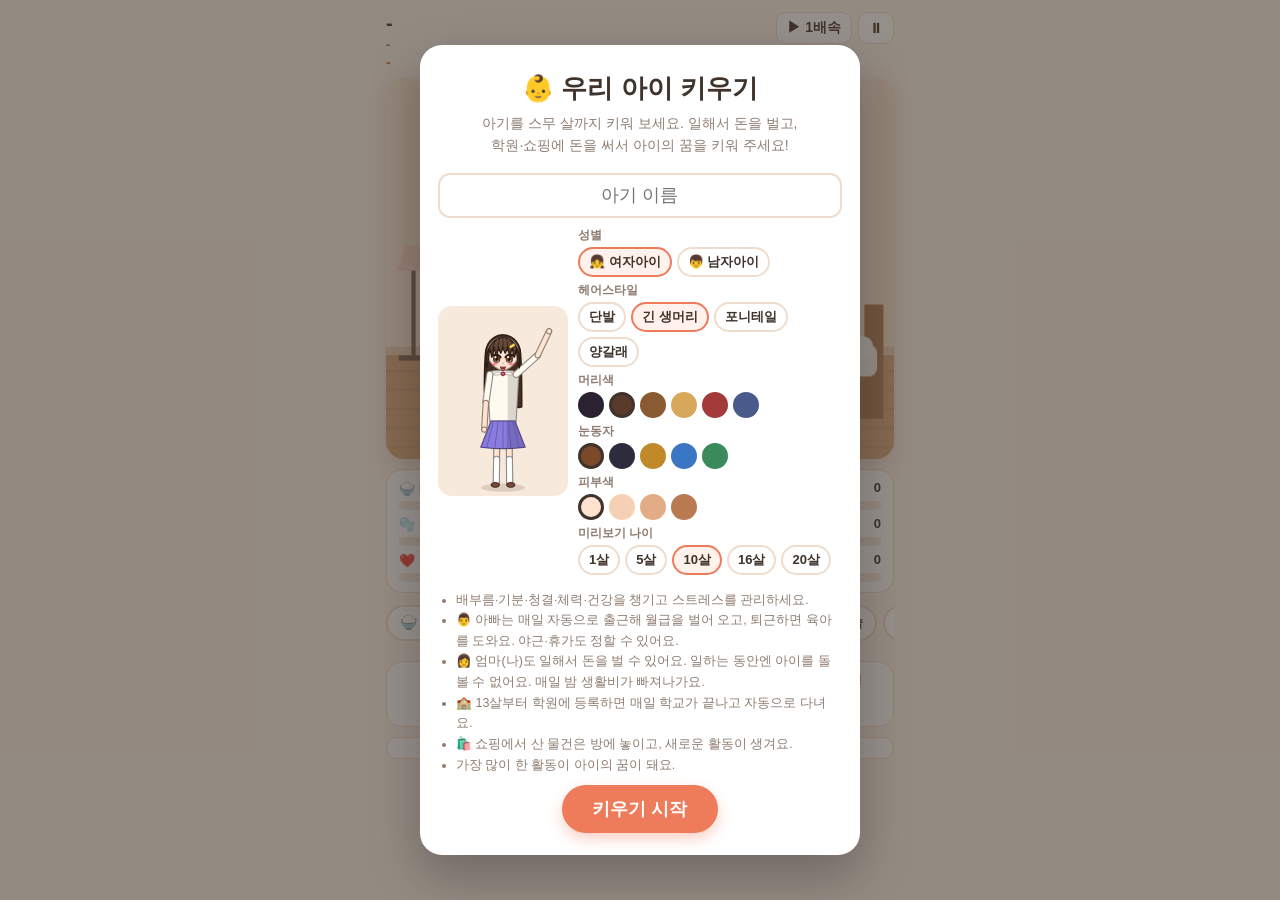
<file: raise-kid.html>
<!DOCTYPE html>
<html lang="ko">
<head>
<meta charset="UTF-8">
<meta name="viewport" content="width=device-width, initial-scale=1, maximum-scale=1">
<title>우리 아이 키우기</title>
<style>
  :root {
    --bg: #fbf3ea;
    --card: #ffffff;
    --ink: #3f332c;
    --soft: #8f7d71;
    --accent: #ee7b5a;
    --line: #eedccc;
  }
  * { box-sizing: border-box; }
  html, body {
    margin: 0; background: var(--bg); color: var(--ink);
    font-family: "Malgun Gothic", "Apple SD Gothic Neo", "Noto Sans KR", sans-serif;
    -webkit-tap-highlight-color: transparent;
  }
  #app { max-width: 540px; margin: 0 auto; padding: 12px 16px 28px; }
  header { display: flex; align-items: flex-start; justify-content: space-between; gap: 8px; margin-bottom: 8px; }
  #who { font-size: 20px; font-weight: 800; }
  #who small { font-size: 13px; color: var(--soft); font-weight: 600; margin-left: 4px; }
  #clock { font-size: 13px; color: var(--soft); font-weight: 700; margin-top: 2px; }
  #money { font-size: 14px; font-weight: 800; color: #c0792f; margin-top: 2px; }
  #money.neg { color: #d9534f; }
  .hbtns { display: flex; gap: 6px; }
  .mini { font-family: inherit; border: 1px solid var(--line); background: var(--card); color: var(--ink); border-radius: 10px; padding: 6px 10px; font-size: 14px; font-weight: 700; cursor: pointer; white-space: nowrap; }
  #stage { position: relative; width: 100%; aspect-ratio: 480 / 360; border-radius: 18px; overflow: hidden; box-shadow: 0 6px 20px rgba(150, 95, 60, 0.18); background: #f6e3cf; }
  canvas#cv { width: 100%; height: 100%; display: block; cursor: pointer; }
  .panel { background: var(--card); border: 1px solid var(--line); border-radius: 16px; padding: 10px 12px; margin-top: 10px; }
  .bars { display: grid; grid-template-columns: 1fr 1fr; gap: 6px 14px; }
  .bar { font-size: 13px; font-weight: 700; }
  .bar .top { display: flex; justify-content: space-between; margin-bottom: 3px; }
  .bar .track { height: 9px; background: #f3e9df; border-radius: 99px; overflow: hidden; }
  .bar .fill { height: 100%; border-radius: 99px; transition: width .4s, background .4s; }
  .grow { display: grid; grid-template-columns: repeat(5, 1fr); gap: 4px; text-align: center; }
  .grow div { font-size: 12px; color: var(--soft); font-weight: 700; }
  .grow b { display: block; font-size: 18px; color: var(--ink); }
  #spec { text-align: center; font-size: 12px; color: var(--soft); margin-top: 6px; font-weight: 600; }
  .tabs { display: flex; gap: 6px; overflow-x: auto; margin-top: 12px; padding-bottom: 2px; scrollbar-width: none; }
  .tabs::-webkit-scrollbar { display: none; }
  .tab { font-family: inherit; flex: 0 0 auto; position: relative; border: 2px solid var(--line); background: var(--card); color: var(--ink); border-radius: 999px; padding: 7px 12px; font-size: 14px; font-weight: 800; cursor: pointer; }
  .tab.on { background: var(--accent); border-color: var(--accent); color: #fff; }
  .tab.alert::after { content: ''; position: absolute; top: 2px; right: 4px; width: 8px; height: 8px; border-radius: 50%; background: #e53935; }
  #tabNote { font-size: 12px; color: var(--soft); margin: 8px 2px 0; line-height: 1.5; }
  #tabNote:empty { display: none; }
  .actions { display: grid; grid-template-columns: 1fr 1fr; gap: 8px; margin-top: 8px; }
  .act { font-family: inherit; text-align: left; background: var(--card); border: 2px solid var(--line); border-radius: 14px; padding: 8px 10px; cursor: pointer; color: var(--ink); display: grid; grid-template-columns: 34px 1fr; column-gap: 6px; align-items: center; transition: transform .08s, border-color .2s; min-height: 64px; }
  .act .e { font-size: 26px; grid-row: span 3; text-align: center; }
  .act b { font-size: 14px; }
  .act .fx { font-size: 11px; color: var(--soft); line-height: 1.35; }
  .act .tag { font-size: 11px; font-weight: 700; color: #c0792f; }
  .act .why { font-size: 11px; font-weight: 700; color: #d9534f; }
  .act .ok { font-size: 11px; font-weight: 800; color: #2e9d5b; }
  .act.on { border-color: #2e9d5b; background: #f1fbf4; }
  .act:hover:not(:disabled) { border-color: var(--accent); }
  .act:active:not(:disabled) { transform: scale(.97); }
  .act:disabled { opacity: .45; cursor: default; }
  .act.need { border-color: #ff6f61; animation: pulse 1s infinite; }
  @keyframes pulse { 50% { box-shadow: 0 0 0 4px rgba(255,111,97,.18); } }
  #log { list-style: none; margin: 0; padding: 0; font-size: 13px; line-height: 1.7; }
  #log li { color: var(--soft); }
  #log li:first-child { color: var(--ink); font-weight: 700; }
  .overlay { position: fixed; inset: 0; background: rgba(63, 51, 44, .55); display: flex; align-items: center; justify-content: center; padding: 16px; z-index: 10; }
  .overlay.hidden { display: none; }
  .modal { background: var(--card); border-radius: 22px; padding: 22px 18px; max-width: 440px; width: 100%; text-align: center; box-shadow: 0 20px 50px rgba(0,0,0,.25); max-height: 94vh; overflow: auto; }
  .modal h1 { margin: 4px 0 6px; font-size: 26px; }
  .modal p { margin: 6px 0; line-height: 1.6; color: var(--soft); font-size: 14px; }
  .big { font-size: 60px; line-height: 1.1; }
  .modal input { font-family: inherit; font-size: 18px; text-align: center; width: 100%; padding: 10px; margin: 10px 0 4px; border: 2px solid var(--line); border-radius: 12px; color: var(--ink); }
  .modal input:focus { outline: none; border-color: var(--accent); }
  .maker { display: grid; grid-template-columns: 130px 1fr; gap: 10px; align-items: center; text-align: left; }
  #preview { width: 130px; height: 190px; background: #f7eadc; border-radius: 14px; }
  .pick { margin: 5px 0; }
  .pick span { font-size: 12px; font-weight: 700; color: var(--soft); display: block; margin-bottom: 3px; }
  .pick .row { display: flex; gap: 5px; flex-wrap: wrap; }
  .sw { width: 26px; height: 26px; border-radius: 50%; border: 3px solid transparent; cursor: pointer; }
  .sw.on { border-color: var(--ink); }
  .chip { font-family: inherit; font-size: 13px; font-weight: 700; padding: 4px 9px; border-radius: 99px; border: 2px solid var(--line); background: #fff; cursor: pointer; color: var(--ink); }
  .chip.on { border-color: var(--accent); background: #fff1eb; }
  .primary { font-family: inherit; font-size: 18px; font-weight: 800; background: var(--accent); color: #fff; border: none; border-radius: 999px; padding: 12px 30px; margin-top: 10px; cursor: pointer; box-shadow: 0 6px 14px rgba(238,123,90,.35); }
  .secondary { font-family: inherit; font-size: 15px; font-weight: 700; background: none; color: var(--soft); border: none; margin-top: 8px; cursor: pointer; text-decoration: underline; }
  .hidden { display: none; }
  .result { text-align: left; background: #fff8f1; border-radius: 12px; padding: 10px 14px; margin: 12px 0; font-size: 14px; line-height: 1.8; }
  .help { text-align: left; font-size: 12.5px; color: var(--soft); line-height: 1.65; margin: 10px 0 0; padding-left: 18px; }
</style>
</head>
<body>
<div id="app">
  <header>
    <div>
      <div id="who">-</div>
      <div id="clock">-</div>
      <div id="money">-</div>
    </div>
    <div class="hbtns">
      <button class="mini" id="speedBtn">▶ 1배속</button>
      <button class="mini" id="pauseBtn">⏸</button>
    </div>
  </header>

  <div id="stage"><canvas id="cv"></canvas></div>

  <div class="panel"><div class="bars" id="bars"></div></div>

  <div class="tabs" id="tabs"></div>
  <div id="tabNote"></div>
  <div class="actions" id="actions"></div>

  <div class="panel">
    <div class="grow" id="grow"></div>
    <div id="spec"></div>
  </div>

  <div class="panel"><ul id="log"></ul></div>
</div>

<!-- 시작 화면 -->
<div class="overlay" id="startOv">
  <div class="modal">
    <h1>👶 우리 아이 키우기</h1>
    <p>아기를 스무 살까지 키워 보세요. 일해서 돈을 벌고,<br>학원·쇼핑에 돈을 써서 아이의 꿈을 키워 주세요!</p>
    <input id="nameIn" maxlength="6" placeholder="아기 이름">
    <div class="maker">
      <canvas id="preview" width="260" height="380"></canvas>
      <div>
        <div class="pick"><span>성별</span><div class="row" id="genderPick"></div></div>
        <div class="pick"><span>헤어스타일</span><div class="row" id="stylePick"></div></div>
        <div class="pick"><span>머리색</span><div class="row" id="hairPick"></div></div>
        <div class="pick"><span>눈동자</span><div class="row" id="eyePick"></div></div>
        <div class="pick"><span>피부색</span><div class="row" id="skinPick"></div></div>
        <div class="pick"><span>미리보기 나이</span><div class="row" id="agePick"></div></div>
      </div>
    </div>
    <ul class="help">
      <li>배부름·기분·청결·체력·건강을 챙기고 스트레스를 관리하세요.</li>
      <li>👨 아빠는 매일 자동으로 출근해 월급을 벌어 오고, 퇴근하면 육아를 도와요. 야근·휴가도 정할 수 있어요.</li>
      <li>👩 엄마(나)도 일해서 돈을 벌 수 있어요. 일하는 동안엔 아이를 돌볼 수 없어요. 매일 밤 생활비가 빠져나가요.</li>
      <li>🏫 13살부터 학원에 등록하면 매일 학교가 끝나고 자동으로 다녀요.</li>
      <li>🛍️ 쇼핑에서 산 물건은 방에 놓이고, 새로운 활동이 생겨요.</li>
      <li>가장 많이 한 활동이 아이의 꿈이 돼요.</li>
    </ul>
    <button class="primary" id="startBtn">키우기 시작</button><br>
    <button class="secondary hidden" id="contBtn">이어하기</button>
  </div>
</div>

<!-- 엔딩 화면 -->
<div class="overlay hidden" id="endOv">
  <div class="modal">
    <canvas id="endPic" width="260" height="300" style="width:130px;height:150px"></canvas>
    <div class="big" id="endEmoji">🎓</div>
    <h1 id="endTitle">-</h1>
    <p id="endDesc">-</p>
    <div class="result" id="endStats"></div>
    <button class="primary" id="againBtn">다시 키우기</button>
  </div>
</div>

<script>
// =====================================================================
// 기본 설정
// =====================================================================
const W = 480, H = 360, FLOOR = 262, FEET = 338;
const cv = document.getElementById('cv');
const mainCtx = cv.getContext('2d');
const DPR = Math.min(window.devicePixelRatio || 1, 2);
cv.width = W * DPR; cv.height = H * DPR;
mainCtx.scale(DPR, DPR);
let ctx = mainCtx;

const HOUR_MS = 1500;          // 게임 속 1시간 = 1.5초 (하루 36초)
const END_AGE = 20;
const SAVE_KEY = 'raise-kid-save-v3';
const SKINS = ['#ffe3d0', '#f6d0b4', '#e2ad86', '#b97a52'];
const HAIRS = ['#2a2230', '#5a3a2a', '#8a5a32', '#d8a85a', '#a33a3a', '#4a5a8a'];
const EYES = ['#7a4a2a', '#2c2c3c', '#c08a2a', '#3a76c4', '#3a8a5a'];
const STYLES = {
  boy:  [['short', '짧은 머리'], ['messy', '덥수룩'], ['side', '가르마']],
  girl: [['bob', '단발'], ['long', '긴 생머리'], ['pony', '포니테일'], ['twin', '양갈래']],
};

const NAMES = {
  hunger: '배부름', mood: '기분', clean: '청결', energy: '체력', health: '건강', stress: '스트레스',
  int: '지능', str: '운동', art: '예술', kind: '인성', social: '사회성',
};
const STAT_INFO = [
  { k: 'hunger', icon: '🍚', color: '#ffb74d' }, { k: 'mood', icon: '😊', color: '#f48fb1' },
  { k: 'clean', icon: '🫧', color: '#4fc3f7' }, { k: 'energy', icon: '⚡', color: '#9ccc65' },
  { k: 'health', icon: '❤️', color: '#ef5350' }, { k: 'stress', icon: '😣', color: '#9575cd', bad: true },
];
const GROW_KEYS = [['int', '📚'], ['str', '💪'], ['art', '🎨'], ['kind', '💗'], ['social', '🤝']];
const CATS = [
  ['meal', '🍚 식사'], ['care', '🧼 돌봄'], ['study', '📚 공부'], ['academy', '🏫 학원'], ['sport', '⚽ 운동'],
  ['art', '🎨 예술'], ['play', '🧸 놀이'], ['shop', '🛍️ 쇼핑'], ['parent', '👩 엄마 일'], ['dad', '👨 아빠'],
];
const TAB_NOTE = {
  academy: () => S.age < 13
    ? '🔒 13살(중학생)부터 학원에 등록할 수 있어요. 그 전에는 📚공부·⚽운동·🎨예술 탭의 일일 수업을 이용하세요.'
    : `최대 2곳까지 등록할 수 있어요. 학교가 끝나면 등록한 학원에 자동으로 가고, 갈 때마다 학원비가 나가요. (지금 ${S.enrolled.length}/2)`,
  shop: () => '산 물건은 방에 놓이고, 새로운 활동이나 매일 효과가 생겨요.',
  parent: () => `매일 밤 생활비 ${won(livingCost())}이 나가요. 엄마가 일하는 동안에는 아이를 돌볼 수 없어요. 회사에 다닐수록 승진해서 월급이 올라요. (엄마 직급: ${RANKS[rankOf()]})`,
  dad: () => dadStatus(),
};
const RANKS = ['사원', '대리', '과장', '차장', '부장', '임원'];

let S = null;
let speed = 1, paused = false, tickTimer = 0;
let anim = null, particles = [], bubble = null, dadBubble = null, dadAnim = null;
let wander = 0, wanderTarget = 0, blinkT = 3;
let curTab = 'meal';
let maker = { gender: 'girl', style: 'long', skin: SKINS[0], hair: HAIRS[1], eye: EYES[0], previewAge: 10 };

// =====================================================================
// 유틸
// =====================================================================
const clamp = (v, a = 0, b = 100) => Math.max(a, Math.min(b, v));
const rand = (a, b) => a + Math.random() * (b - a);
const pick = arr => arr[Math.floor(Math.random() * arr.length)];
const won = n => (n < 0 ? '−' : '') + Math.abs(n).toLocaleString('ko-KR') + '원';
function lt(tbl, x) {
  if (x <= tbl[0][0]) return tbl[0][1];
  for (let i = 1; i < tbl.length; i++) {
    if (x <= tbl[i][0]) { const [x0, y0] = tbl[i - 1], [x1, y1] = tbl[i]; return y0 + (y1 - y0) * (x - x0) / (x1 - x0); }
  }
  return tbl[tbl.length - 1][1];
}
function shade(hex, amt) {
  const n = hex.match(/\w\w/g).map(h => parseInt(h, 16));
  return '#' + n.map(v => Math.round(clamp(amt < 0 ? v * (1 + amt) : v + (255 - v) * amt, 0, 255)).toString(16).padStart(2, '0')).join('');
}
function lerpColor(a, b, t) {
  const pa = a.match(/\w\w/g).map(h => parseInt(h, 16)), pb = b.match(/\w\w/g).map(h => parseInt(h, 16));
  return '#' + pa.map((v, i) => Math.round(v + (pb[i] - v) * t).toString(16).padStart(2, '0')).join('');
}
function stageOf(age) { return age < 3 ? 0 : age < 7 ? 1 : age < 13 ? 2 : 3; }
const STAGE_NAME = ['아기', '유아', '어린이', '청소년'];
const hasBatchim = w => { const c = w.charCodeAt(w.length - 1); return c >= 0xac00 && c <= 0xd7a3 && (c - 0xac00) % 28 > 0; };
const josa = (w, a, b) => hasBatchim(w) ? a : b;
const nm = (who = S.name) => who + josa(who, '이가', '가');

// =====================================================================
// 상태
// =====================================================================
function newGame(name, look) {
  return {
    name, ...look, top: null,
    age: 0, hour: 8, money: 300000,
    st: { hunger: 70, mood: 70, clean: 80, energy: 80, health: 100, stress: 5 },
    gr: { int: 0, str: 0, art: 0, kind: 0, social: 0 },
    cnt: {}, items: {}, enrolled: [], acQueue: [], acDone: false,
    work: null, workCount: 0, earned: 0, spent: 0,
    sick: false, sleeping: false, school: false, schoolDone: false, activity: null,
    mess: [], used: {}, pet: false, poopTimer: -1,
    moodSum: 0, moodN: 0, yMoodSum: 0, yMoodN: 0,
    log: [], over: false, dad: newDad(),
  };
}
function save() { try { localStorage.setItem(SAVE_KEY, JSON.stringify(S)); } catch (e) {} }
function load() { try { const s = JSON.parse(localStorage.getItem(SAVE_KEY)); if (s && !s.over && s.st) return s; } catch (e) {} return null; }
function clearSave() { try { localStorage.removeItem(SAVE_KEY); } catch (e) {} }

function addLog(msg) { S.log.unshift(msg); S.log.length = Math.min(S.log.length, 6); renderLog(); }
function say(text, sec = 2.4) { bubble = { text, t: sec }; }
function burst(ch, n = 6, x, y) {
  x = x ?? kidX(); y = y ?? FEET - 150;
  for (let i = 0; i < n; i++) particles.push({ ch, x: x + rand(-30, 30), y: y + rand(-20, 20), vx: rand(-30, 30), vy: rand(-70, -30), life: rand(1, 1.6), max: 1.6 });
}
function spend(n) { S.money -= n; S.spent += n; }
function earn(n) { S.money += n; S.earned += n; }
const kidX = () => 175 + wander;
const kidP = () => ({ age: S.age, gender: S.gender, skin: S.skin, hair: S.hair, style: S.style, eye: S.eye, top: S.top });
const away = () => S.school || (S.activity && S.activity.out);
const isNight = () => S.hour >= 22 || S.hour < 6;
const rankOf = () => Math.min(RANKS.length - 1, Math.floor(S.workCount / 3));

// =====================================================================
// 키우기 옵션
// =====================================================================
const ITEMS = {
  bear:  { name: '곰인형', emoji: '🧸', price: 30000, desc: '아기(0~3살) 기분이 천천히 떨어져요' },
  shelf: { name: '책장 + 전집', emoji: '📚', price: 150000, desc: '공부·학원의 지능 효율 +25%' },
  bike:  { name: '자전거', emoji: '🚲', price: 150000, min: 4, desc: '⚽운동에 "자전거 타기"가 생겨요' },
  piano: { name: '디지털 피아노', emoji: '🎹', price: 400000, min: 4, desc: '🎨예술에 "집에서 피아노 연습"(무료)' },
  pc:    { name: '컴퓨터', emoji: '🖥️', price: 700000, min: 7, desc: '📚공부에 "집에서 코딩 연습"(무료)' },
  phone: { name: '스마트폰', emoji: '📱', price: 600000, min: 10, desc: '매일 사회성↑ · 공부 효율 −10% · 통신비 5천원/일' },
  dog:   { name: '강아지 입양', emoji: '🐶', price: 300000, min: 3, desc: '매일 인성↑ · 기분 덜 떨어짐 · 사료비 1만원/일' },
};
const OUTFIT_COLORS = ['#ff9fb8', '#7cc6de', '#a5d68a', '#f6c35a', '#b79be8', '#ff8f6b', '#6fb7a8', '#e8e8e8'];

const ACTIONS = [
  // ---- 식사 ----
  { id: 'milk', cat: 'meal', name: '분유 먹이기', emoji: '🍼', max: 1, food: true, fx: { hunger: 35, mood: 5 }, prop: '🍼', lines: ['쪽쪽…', '꿀꺽꿀꺽'] },
  { id: 'babyfood', cat: 'meal', name: '이유식', emoji: '🥣', min: 1, max: 2, food: true, fx: { hunger: 35, health: 2, mood: 3 }, prop: '🥄', mess: 0.4, lines: ['아움!', '냠냠'] },
  { id: 'meal', cat: 'meal', name: '집밥 (한식)', emoji: '🍚', min: 3, food: true, cost: 3000, fx: { hunger: 38, health: 3, mood: 3 }, prop: '🥢', lines: ['잘 먹겠습니다!', '집밥 최고!'] },
  { id: 'veggie', cat: 'meal', name: '채소 반찬', emoji: '🥦', min: 2, food: true, cost: 2000, fx: { hunger: 20, health: 7, mood: -6, str: 0.5 }, prop: '🥦', lines: ['으… 브로콜리…', '억지로 먹을게요'] },
  { id: 'fruit', cat: 'meal', name: '제철 과일', emoji: '🍓', min: 1, cost: 4000, food: true, fx: { hunger: 12, health: 4, mood: 5 }, prop: '🍓', lines: ['달콤해요!'] },
  { id: 'snack', cat: 'meal', name: '과자 간식', emoji: '🍪', min: 2, cost: 2000, food: true, fx: { hunger: 15, mood: 12, health: -3 }, prop: '🍪', lines: ['과자 최고!', '하나만 더~'] },
  { id: 'chicken', cat: 'meal', name: '외식 (치킨)', emoji: '🍗', min: 4, cost: 25000, food: true, fx: { hunger: 45, mood: 18, health: -2, social: 1 }, prop: '🍗', lines: ['치킨이다!!'] },

  // ---- 돌봄 ----
  { id: 'bath', cat: 'care', name: () => S.age < 3 ? '목욕시키기' : S.age < 10 ? '씻겨 주기' : '샤워하기', emoji: '🛁', fx: { clean: 45, mood: 2 }, anim: 'wash', lines: ['보글보글~', '개운하다!'] },
  { id: 'brush', cat: 'care', name: '양치하기', emoji: '🪥', min: 1, fx: { clean: 8, health: 3 }, prop: '🪥', anim: 'wash', lines: ['치카치카'] },
  { id: 'tidy', cat: 'care', name: () => S.age < 3 ? '기저귀 갈기' : '방 치우기', emoji: () => S.age < 3 ? '🧷' : '🧹', special: 'tidy' },
  { id: 'sleep', cat: 'care', name: () => S.sleeping ? '깨우기' : '재우기', emoji: () => S.sleeping ? '⏰' : '🌙', special: 'sleep' },
  { id: 'med', cat: 'care', name: () => S.sick ? '약 먹이기' : '건강검진', emoji: () => S.sick ? '💊' : '🏥', special: 'med' },
  { id: 'praise', cat: 'care', name: '칭찬하기', emoji: '👏', min: 2, fx: { mood: 10, stress: -5, kind: 1 }, anim: 'happy', lines: ['헤헤, 정말요?', '나 잘했지!'] },
  { id: 'scold', cat: 'care', name: '훈육하기', emoji: '☝️', min: 3, fx: { mood: -12, stress: 8, kind: 2.5 }, anim: 'sad', lines: ['잘못했어요…', '흥…'] },

  // ---- 공부 ----
  { id: 'readbook', cat: 'study', name: '그림책 읽어주기', emoji: '📖', max: 7, hours: 1, fx: { int: 1.2, kind: 0.6, mood: 4, energy: -3 }, prop: '📖', lines: ['또 읽어 주세요!'] },
  { id: 'hangul', cat: 'study', name: '한글 떼기', emoji: '🔤', min: 4, max: 8, hours: 1, fx: { int: 3, stress: 6, energy: -8 }, prop: '✏️', lines: ['가, 나, 다…'] },
  { id: 'math', cat: 'study', name: '수학 문제집', emoji: '➗', min: 7, hours: 1, cost: 3000, fx: { int: 3, stress: 10, energy: -10, mood: -6 }, prop: '📝', spec: true, lines: ['풀었다!', '이거 어려워요…'] },
  { id: 'english', cat: 'study', name: '영어 일일 수업', emoji: '🔠', min: 6, max: 12, hours: 2, out: true, cost: 15000, fx: { int: 3.5, social: 1, stress: 8, energy: -10 }, spec: true },
  { id: 'science', cat: 'study', name: '과학 실험 교실', emoji: '🔬', min: 8, max: 12, hours: 2, out: true, cost: 12000, fx: { int: 3.5, mood: 3, stress: 5, energy: -10 }, spec: true },
  { id: 'codehome', cat: 'study', name: '집에서 코딩 연습', emoji: '🖥️', min: 7, req: 'pc', hours: 1, fx: { int: 2.5, stress: 4, energy: -6 }, prop: '💻', spec: 'coding', lines: ['버그 잡았다!'] },
  { id: 'library', cat: 'study', name: '독서실 자습', emoji: '📚', min: 14, hours: 3, out: true, cost: 5000, fx: { int: 5, stress: 14, energy: -14, mood: -8 } },

  // ---- 학원 (13살부터 등록) ----
  { id: 'ac_total', cat: 'academy', special: 'enroll', min: 13, name: '종합 학원 (국영수)', emoji: '🏫', hours: 3, fee: 20000, fx: { int: 3, stress: 9, energy: -12 } },
  { id: 'ac_math', cat: 'academy', special: 'enroll', min: 13, name: '수학 전문 학원', emoji: '➗', hours: 2, fee: 15000, fx: { int: 2.5, stress: 7, energy: -9 }, spec: 'math' },
  { id: 'ac_eng', cat: 'academy', special: 'enroll', min: 13, name: '영어 회화 학원', emoji: '🗽', hours: 2, fee: 15000, fx: { int: 2, social: 1, stress: 6, energy: -8 }, spec: 'english' },
  { id: 'ac_essay', cat: 'academy', special: 'enroll', min: 13, name: '논술 학원', emoji: '✍️', hours: 2, fee: 12000, fx: { int: 2, kind: 0.5, stress: 5, energy: -7 }, spec: 'write' },
  { id: 'ac_sci', cat: 'academy', special: 'enroll', min: 13, name: '과학 영재 학원', emoji: '🧪', hours: 2, fee: 18000, fx: { int: 2.5, stress: 7, energy: -9 }, spec: 'science' },
  { id: 'ac_code', cat: 'academy', special: 'enroll', min: 13, name: '코딩 학원', emoji: '💻', hours: 2, fee: 18000, fx: { int: 2.5, stress: 6, energy: -8 }, spec: 'coding' },
  { id: 'ac_art', cat: 'academy', special: 'enroll', min: 13, name: '입시 미술 학원', emoji: '🎨', hours: 3, fee: 20000, fx: { art: 3.5, stress: 6, energy: -10 }, spec: 'draw' },
  { id: 'ac_music', cat: 'academy', special: 'enroll', min: 13, name: '실용음악 학원', emoji: '🎸', hours: 2, fee: 18000, fx: { art: 3, mood: 3, stress: 4, energy: -8 }, spec: 'sing' },
  { id: 'ac_act', cat: 'academy', special: 'enroll', min: 13, name: '연기 학원', emoji: '🎭', hours: 2, fee: 18000, fx: { art: 2, social: 2, stress: 4, energy: -8 }, spec: 'acting' },
  { id: 'ac_pe', cat: 'academy', special: 'enroll', min: 13, name: '체대 입시 학원', emoji: '🏃', hours: 2, fee: 15000, fx: { str: 3.5, stress: 4, energy: -14, hunger: -10 }, spec: 'pe' },
  { id: 'ac_tutor', cat: 'academy', special: 'enroll', min: 13, name: '1:1 과외 (집)', emoji: '👩‍🏫', hours: 2, fee: 40000, home: true, fx: { int: 4, stress: 8, energy: -9 } },

  // ---- 운동 ----
  { id: 'walk', cat: 'sport', name: () => S.age < 3 ? '유모차 산책' : '동네 산책', emoji: '🚶', hours: 1, out: true, fx: { str: 1.5, mood: 8, stress: -8, energy: -5, health: 1 } },
  { id: 'ride', cat: 'sport', name: '자전거 타기', emoji: '🚲', min: 4, req: 'bike', hours: 1, out: true, fx: { str: 2.5, mood: 10, stress: -8, energy: -12 } },
  { id: 'swim', cat: 'sport', name: '수영 강습', emoji: '🏊', min: 4, hours: 2, out: true, cost: 15000, fx: { str: 4, health: 2, energy: -18, hunger: -12 }, spec: true },
  { id: 'tkd', cat: 'sport', name: '태권도', emoji: '🥋', min: 5, hours: 2, out: true, cost: 15000, fx: { str: 4, kind: 1, energy: -18, hunger: -10, clean: -15 }, spec: true },
  { id: 'soccer', cat: 'sport', name: '축구 클럽', emoji: '⚽', min: 6, hours: 2, out: true, cost: 8000, fx: { str: 3.5, social: 2, mood: 8, energy: -18, clean: -18 }, spec: true },
  { id: 'dance', cat: 'sport', name: '방송 댄스', emoji: '💃', min: 7, hours: 2, out: true, cost: 15000, fx: { str: 2.5, art: 2, mood: 6, energy: -15 }, spec: true },
  { id: 'gym', cat: 'sport', name: '헬스장', emoji: '🏋️', min: 15, hours: 2, out: true, cost: 10000, fx: { str: 5, stress: -6, energy: -20, hunger: -12 } },

  // ---- 예술 ----
  { id: 'crayon', cat: 'art', name: '크레파스 그림', emoji: '🖍️', min: 2, max: 9, hours: 1, fx: { art: 2, mood: 6, energy: -3 }, mess: 1, prop: '🖍️', spec: 'draw', lines: ['엄마 아빠 그렸어요!'] },
  { id: 'sing', cat: 'art', name: '노래 부르기', emoji: '🎤', min: 3, hours: 1, fx: { art: 2.5, mood: 8, stress: -6, energy: -4 }, prop: '🎤', spec: true, lines: ['라라라~ ♪'] },
  { id: 'craft', cat: 'art', name: '종이접기·만들기', emoji: '✂️', min: 4, max: 12, hours: 1, fx: { art: 2.5, int: 1, mood: 4, energy: -4 }, mess: 1, prop: '✂️', lines: ['학 접었어요!'] },
  { id: 'pianohome', cat: 'art', name: '집에서 피아노 연습', emoji: '🎹', min: 4, req: 'piano', hours: 1, fx: { art: 3, stress: 3, energy: -5 }, spec: 'piano', lines: ['도레미파솔~'] },
  { id: 'piano', cat: 'art', name: '피아노 레슨', emoji: '🎼', min: 5, max: 12, hours: 2, out: true, cost: 15000, fx: { art: 4, stress: 6, energy: -8 }, spec: true },
  { id: 'artclass', cat: 'art', name: '미술 일일 수업', emoji: '🎨', min: 8, max: 12, hours: 2, out: true, cost: 15000, fx: { art: 4, stress: 4, energy: -8 }, spec: 'draw' },
  { id: 'cook', cat: 'art', name: '요리 체험', emoji: '🍳', min: 8, hours: 2, cost: 10000, fx: { art: 2, int: 1, hunger: 20, mood: 6, energy: -6 }, prop: '🍳', spec: true, lines: ['계란말이 완성!'] },
  { id: 'video', cat: 'art', name: '영상 만들기', emoji: '🎬', min: 13, hours: 2, fx: { art: 3, int: 1, social: 1, energy: -6 }, prop: '📱', spec: true, lines: ['구독자 늘었다!'] },

  // ---- 놀이 ----
  { id: 'hug', cat: 'play', name: '안아주기', emoji: '🤗', max: 6, fx: { mood: 18, stress: -8, kind: 0.6 }, anim: 'happy', lines: ['꺄르륵!', '따뜻해요'] },
  { id: 'peek', cat: 'play', name: '까꿍 놀이', emoji: '🙈', max: 2, fx: { mood: 15, int: 1, social: 1, energy: -3 }, anim: 'happy', lines: ['까르르!'] },
  { id: 'talk', cat: 'play', name: '속마음 대화', emoji: '💬', min: 7, fx: { mood: 14, stress: -12, kind: 0.8 }, anim: 'happy', lines: ['들어줘서 고마워요', '사실은요…'] },
  { id: 'blocks', cat: 'play', name: '블록 놀이', emoji: '🧱', min: 1, max: 8, hours: 1, fx: { int: 1.5, mood: 10, energy: -5 }, mess: 1, prop: '🧸', lines: ['성 만들었어요!'] },
  { id: 'dogwalk', cat: 'play', name: '강아지 산책', emoji: '🐕', min: 3, req: 'dog', hours: 1, out: true, fx: { str: 1.5, kind: 2, mood: 12, stress: -10, energy: -6 } },
  { id: 'playground', cat: 'play', name: '놀이터', emoji: '🛝', min: 2, max: 12, hours: 1, out: true, fx: { str: 1.5, social: 2, mood: 12, energy: -10, clean: -10 } },
  { id: 'friend', cat: 'play', name: '친구 초대', emoji: '👫', min: 4, hours: 2, cost: 5000, fx: { social: 4, mood: 15, stress: -10, hunger: -6, energy: -8 }, mess: 2, lines: ['친구랑 노는 거 최고!'] },
  { id: 'game', cat: 'play', name: '게임하기', emoji: '🎮', min: 8, hours: 1, fx: { mood: 15, stress: -15, energy: -4, health: -1 }, prop: '🎮', spec: true, lines: ['한 판만 더!'] },
  { id: 'themepark', cat: 'play', name: '놀이공원', emoji: '🎢', min: 4, hours: 5, out: true, cost: 60000, fx: { mood: 35, stress: -30, social: 2, energy: -25, hunger: -10 } },
  { id: 'trip', cat: 'play', name: '가족 여행', emoji: '✈️', min: 3, hours: 8, out: true, cost: 250000, fx: { mood: 45, stress: -45, kind: 3, social: 2, int: 2, energy: -20 } },

  // ---- 쇼핑 ----
  ...Object.entries(ITEMS).map(([id, it]) => ({ id: 'buy_' + id, item: id, cat: 'shop', special: 'buy', name: it.name, emoji: it.emoji, min: it.min || 0, cost: it.price })),
  { id: 'clothes', cat: 'shop', special: 'clothes', name: '새 옷 사기', emoji: '👕', min: 1, cost: 50000 },
  { id: 'gift', cat: 'shop', name: '장난감 선물', emoji: '🎁', min: 1, max: 12, cost: 30000, fx: { mood: 25, stress: -10 }, anim: 'happy', lines: ['우와아!! 선물이다!'] },
  { id: 'allowance', cat: 'shop', name: '용돈 주기', emoji: '💵', min: 7, cost: 10000, fx: { mood: 12, social: 1 }, anim: 'happy', lines: ['감사합니다!'] },

  // ---- 부모 (돈 벌기) ----
  { id: 'dad_plan', cat: 'dad', special: 'dadplan', name: () => S.dad.plan === 'overtime' ? '야근 그만하고 칼퇴' : '아빠 야근하기', emoji: () => S.dad.plan === 'overtime' ? '🏃' : '🌃' },
  { id: 'dad_vac', cat: 'dad', special: 'dadvac', name: '아빠 하루 휴가', emoji: '🏖️' },
  { id: 'dad_tonic', cat: 'dad', special: 'dadtonic', name: '아빠 홍삼 챙겨주기', emoji: '💪', cost: 20000 },
  { id: 'job_part', cat: 'parent', special: 'work', name: '단기 알바', emoji: '🧾', job: { hours: 1, pay: 15000, kind: 'part' } },
  { id: 'job_home', cat: 'parent', special: 'work', name: '재택 근무', emoji: '🏠', job: { hours: 2, pay: 35000, kind: 'home' } },
  { id: 'job_office', cat: 'parent', special: 'work', name: '회사 출근', emoji: '🏢', job: { hours: 6, pay: 100000, kind: 'office' } },
  { id: 'job_night', cat: 'parent', special: 'work', name: '야근', emoji: '🌃', job: { hours: 3, pay: 60000, kind: 'night' } },
];

const SPECIAL_DESC = {
  tidy: () => `어지른 것 ${S.mess.length}개 치우기`,
  sleep: () => S.sleeping ? '기분 −12 (억지로 깨움)' : '체력 회복 · 스트레스 감소',
  med: () => S.sick ? '병 치료 · 건강 +25 (약값 1만원)' : '건강 +10 · 기분 −6 (3만원)',
  clothes: () => '옷 색깔이 바뀌어요 · 기분 +15',
  dadplan: () => S.dad.plan === 'overtime' ? '18시에 퇴근해서 저녁에 육아를 도와요' : '매일 월급 +5만원, 대신 21시에 퇴근해서 육아를 거의 못 해요',
  dadvac: () => `월급 없이 하루 종일 집에서 육아 · 남은 휴가 ${S.dad.vacLeft}일`,
  dadtonic: () => `아빠 체력 100으로 회복 · 지금 ${Math.round(S.dad.energy)}`,
};
const ACT_OUT_TEXT = {
  english: '영어 수업에 갔어요', science: '과학 실험 교실에 갔어요', library: '독서실에서 공부 중',
  walk: '산책 중이에요', ride: '자전거 타러 나갔어요', swim: '수영장에 갔어요', tkd: '태권도장에 갔어요', soccer: '축구 하러 갔어요',
  dance: '댄스 학원에 갔어요', gym: '헬스장에 갔어요', piano: '피아노 레슨에 갔어요', artclass: '미술 수업에 갔어요',
  playground: '놀이터에서 노는 중', dogwalk: '강아지랑 산책 중', themepark: '놀이공원에 놀러 갔어요', trip: '가족 여행 중!',
};

const label = a => typeof a.name === 'function' ? a.name() : a.name;
const icon = a => typeof a.emoji === 'function' ? a.emoji() : a.emoji;
const jobPay = a => Math.round(a.job.pay * (a.job.kind === 'part' ? 1 : 1 + 0.2 * rankOf()) / 1000) * 1000;

function fxList(fx) {
  return Object.entries(fx).map(([k, v]) => (k in S.gr) ? `${NAMES[k]}↑${v >= 3.5 ? '↑' : ''}` : `${NAMES[k]} ${v > 0 ? '+' : '−'}${Math.abs(v)}`).join(' · ');
}
function fxText(a) {
  if (a.special === 'enroll') return `매일 하교 후 ${a.hours}시간 · ${fxList(a.fx)}`;
  if (a.special === 'buy') return ITEMS[a.item].desc;
  if (a.special === 'work') {
    const k = a.job.kind;
    return `${a.job.hours}시간 · ${won(jobPay(a))}` + (k === 'office' ? ' · 하루 1번 · 승진 가능' : k === 'night' ? ' · 하루 1번 · 19시부터' : k === 'home' ? ' · 아이 곁에서 일해요' : '');
  }
  if (a.special) return SPECIAL_DESC[a.special]();
  return fxList(a.fx);
}

// 기분이 좋고 스트레스가 적을수록 성장이 잘 돼요
function gain(base, k, cat) {
  let m = 0.4 + S.st.mood / 100;
  if (S.st.stress > 70) m *= 0.6;
  if (S.sick) m *= 0.4;
  if (k === 'int' && (cat === 'study' || cat === 'academy')) {
    if (S.items.shelf) m *= 1.25;
    if (S.items.phone) m *= 0.9;
  }
  return base * m;
}
function applyFx(fx, cat) {
  for (const [k, v] of Object.entries(fx)) {
    if (k in S.gr) S.gr[k] += v > 0 ? gain(v, k, cat) : v;
    else S.st[k] += v;
  }
}
function countSpec(a) { if (a.spec) { const key = a.spec === true ? a.id : a.spec; S.cnt[key] = (S.cnt[key] || 0) + 1; } }

function blockReason(a) {
  if (S.over) return '끝';
  if (S.age < (a.min || 0)) return `${a.min}살부터`;
  if (a.req && !S.items[a.req]) return `🛍️ ${ITEMS[a.req].name} 필요`;
  if (a.special === 'enroll') {
    if (!S.enrolled.includes(a.id) && S.enrolled.length >= 2) return '최대 2곳까지';
    return null;
  }
  if (a.special === 'dadplan') return null;
  if (a.special === 'dadvac') {
    if (S.dad.vacation) return '휴가 신청됨 ✓';
    if (S.dad.vacLeft <= 0) return '휴가를 다 썼어요';
    return null;
  }
  if (a.special === 'dadtonic') {
    if (S.dad.state === 'work') return '아빠가 회사에 있어요';
    if (S.dad.energy >= 90) return '아빠 쌩쌩해요';
    if (S.money < a.cost) return '돈이 부족해요';
    return null;
  }
  if (S.work) return '엄마가 일하는 중';
  if (a.special === 'work') {
    const k = a.job.kind;
    if (S.used[a.id]) return '조금 뒤에';
    if ((k === 'office' || k === 'night') && S.jobDone && S.jobDone[k]) return '오늘은 이미 했어요';
    if (k === 'office' && (S.hour < 7 || S.hour > 14)) return '7~14시에 출근';
    if (k === 'night' && S.hour < 19) return '19시부터';
    if (k !== 'night' && (S.hour < 7 || S.hour >= 22)) return '밤에는 쉬어요';
    return null;
  }
  if (a.special === 'buy') {
    if (S.items[a.item]) return '보유 중 ✓';
    if (S.money < a.cost) return '돈이 부족해요';
    return null;
  }
  if (a.cat === 'shop' && a.special === 'clothes') return S.money < a.cost ? '돈이 부족해요' : (S.used[a.id] ? '조금 뒤에' : null);
  if (S.school) return '학교에 있어요';
  if (S.activity) return S.activity.out ? '외출 중' : '활동 중';
  if (S.sleeping && a.id !== 'sleep') return '자는 중';
  if (S.used[a.id]) return '조금 뒤에';
  if (a.cost && S.money < a.cost) return '돈이 부족해요';
  if (a.id === 'tidy' && !S.mess.length) return '깨끗해요';
  const sc = schoolTime(S.age);
  if (a.hours && sc && !S.schoolDone && !S.sick && S.hour + a.hours > sc[0] && S.hour < sc[1]) return `${sc[2]} 갈 시간`;
  return null;
}

function runAction(a) {
  if (paused || blockReason(a)) return;
  const st = S.st;
  let ok = true;

  if (a.special === 'dadplan') {
    S.dad.plan = S.dad.plan === 'overtime' ? 'home' : 'overtime';
    addLog(S.dad.plan === 'overtime' ? '👨 아빠가 매일 야근하기로 했어요. (+5만원, 21시 퇴근)' : '👨 아빠가 칼퇴하고 육아하기로 했어요!');
  } else if (a.special === 'dadvac') {
    S.dad.vacation = true; S.dad.vacLeft--;
    addLog(S.dad.state === 'work' || S.hour >= 8 ? '🏖️ 아빠가 내일 휴가를 냈어요! 하루 종일 육아해요.' : '🏖️ 아빠가 오늘 휴가를 냈어요! 하루 종일 육아해요.');
  } else if (a.special === 'dadtonic') {
    spend(a.cost); S.dad.energy = 100; S.dad.drinks = (S.dad.drinks || 0) + 1;
    addLog(`💪 아빠가 홍삼을 먹고 기운이 났어요! (−${won(a.cost)})`); dadSay('힘이 난다! 더 놀아 줄게!');
  } else if (a.special === 'enroll') {
    const i = S.enrolled.indexOf(a.id);
    if (i >= 0) { S.enrolled.splice(i, 1); addLog(`🏫 ${a.name}을(를) 그만뒀어요.`); }
    else { S.enrolled.push(a.id); addLog(`🏫 ${a.name}에 등록했어요! (하루 ${won(a.fee)})`); if (!away() && !S.sleeping) say(pick(['열심히 다닐게요!', '또 학원이에요…?'])); }
  } else if (a.special === 'buy') {
    const it = ITEMS[a.item];
    spend(a.cost); S.items[a.item] = true; st.mood += 10;
    addLog(`🛍️ ${it.emoji} ${it.name}을(를) 샀어요! (−${won(a.cost)})`);
    if (!away() && !S.sleeping) { say(pick(['우와! 고마워요!', '최고예요!'])); burst('✨', 6); }
  } else if (a.special === 'clothes') {
    spend(a.cost); st.mood += 15;
    let c; do { c = pick(OUTFIT_COLORS); } while (c === S.top);
    S.top = c; addLog(`👕 새 옷을 샀어요! (−${won(a.cost)})`);
    if (!away() && !S.sleeping) { say('예쁘다! 마음에 들어요!'); burst('✨', 6); anim = { type: 'happy', t: 1.3 }; }
  } else if (a.special === 'work') {
    S.jobDone = S.jobDone || {}; S.jobDone[a.job.kind] = true;
    S.work = { id: a.id, name: a.name, emoji: a.emoji, left: a.job.hours, pay: jobPay(a), kind: a.job.kind };
    addLog(`${a.emoji} ${a.name} 시작 (${a.job.hours}시간)`);
    if (!away() && !S.sleeping && a.job.kind !== 'home' && S.age < 10) { st.mood -= 4; say(S.age < 3 ? '으아앙! (가지 마요)' : '엄마 아빠 빨리 와요…'); }
  } else if (a.special === 'tidy') {
    const n = S.mess.length;
    S.mess = []; st.clean += 6 * n; st.mood += 4;
    burst('✨', 6, 150, FEET - 10);
    say(S.age < 3 ? '보송보송~' : '깨끗해졌다!');
  } else if (a.special === 'sleep') {
    if (S.sleeping) { S.sleeping = false; st.mood -= 12; say(S.age < 3 ? '으앙!!' : '으으… 더 잘래…'); addLog('😫 억지로 깨웠어요.'); }
    else if (st.energy > 85 && !isNight()) { say('하나도 안 졸려요!'); ok = false; }
    else { S.sleeping = true; addLog('🌙 잠자리에 들었어요.'); }
  } else if (a.special === 'med') {
    if (S.sick) { spend(10000); S.sick = false; st.health += 25; st.mood -= 5; anim = { type: 'eat', t: 1, prop: '💊' }; say('으, 써…'); addLog('💊 약을 먹고 나았어요! (−10,000원)'); }
    else if (st.health >= 90) { say('저 튼튼해요!'); ok = false; }
    else { spend(30000); st.health += 10; st.mood -= 6; say('주사 싫어…'); addLog('🏥 건강검진을 받았어요. (−30,000원)'); }
  } else {
    const ecost = -(a.fx.energy || 0);
    if (a.food && st.hunger > 90) { say(S.age < 3 ? '웩… (배불러요)' : '배불러요~'); st.mood -= 3; ok = false; }
    else if (S.sick && a.hours) { say('아파서 못 하겠어요…'); ok = false; }
    else if (ecost && st.energy < ecost + 2) { say('너무 피곤해요…'); ok = false; }
    else if (a.cat === 'study' && st.stress > 85) { say('공부 더는 못 해요!!'); st.mood -= 3; ok = false; }
    else if (a.cat === 'study' && S.age >= 13 && st.stress > 60 && Math.random() < 0.35) { say('아 싫다고! 왜 맨날 공부야!'); st.mood -= 4; ok = false; addLog('😤 사춘기라 반항했어요.'); }
    if (ok) {
      applyFx(a.fx, a.cat);
      if (a.cost) spend(a.cost);
      countSpec(a);
      if (a.mess) { for (let i = 0; i < Math.floor(a.mess); i++) addMess(); if (Math.random() < a.mess % 1) addMess(); }
      if (a.hours) {
        S.activity = { id: a.id, left: a.hours, out: !!a.out, prop: a.prop, emoji: icon(a), name: label(a) };
        addLog(`${icon(a)} ${label(a)} 시작${a.cost ? ` (−${won(a.cost)})` : ''}`);
        if (a.out) say(pick(['다녀오겠습니다!', '갔다 올게요!']), 1.5);
      } else {
        anim = { type: a.anim || (a.food ? 'eat' : 'happy'), t: 1.3, prop: a.prop };
      }
      if (a.lines && !a.out) say(pick(a.lines));
      if (a.food) burst(a.prop || a.emoji, 3);
      else if (a.anim === 'wash') burst('🫧', 8);
      else if (a.anim === 'happy') burst('💕', 6);
      if (S.age < 3 && a.food && S.poopTimer < 0) S.poopTimer = Math.floor(rand(2, 4));
    }
  }
  if (ok) S.used[a.id] = true;
  fixStats(); render();
}

function addMess() {
  if (S.mess.length >= 6) return;
  let x;
  do { x = rand(30, 300); } while (Math.abs(x - kidX()) < 45);
  S.mess.push({ x, y: rand(300, 352), k: S.age < 3 ? 'poop' : pick(['ball', 'block', 'sock', 'paper', 'crayon']) });
}
function fixStats() {
  for (const k in S.st) S.st[k] = clamp(S.st[k]);
  for (const k in S.gr) S.gr[k] = clamp(S.gr[k]);
  S.money = Math.round(S.money);
}

// =====================================================================
// 시간 흐름 (1시간마다)
// =====================================================================
function schoolTime(age) {
  if (age >= 4 && age < 7) return [9, 13, '유치원'];
  if (age >= 7 && age < 13) return [9, 14, '초등학교'];
  if (age >= 13 && age < 19) return [8, 17, age < 16 ? '중학교' : '고등학교'];
  return null;
}

function startNextAcademy() {
  if (S.activity || S.school || S.sleeping || !S.acQueue.length) return;
  const id = S.acQueue.shift();
  const a = ACTIONS.find(x => x.id === id);
  if (!a || !S.enrolled.includes(a.id)) return;
  if (S.sick) { addLog(`🤒 아파서 ${a.name}에 못 갔어요.`); return; }
  if (S.money < a.fee) { addLog(`💸 학원비가 없어서 ${a.name}에 못 갔어요.`); return; }
  if (S.st.stress > 80 && Math.random() < 0.3) { S.st.mood += 6; addLog(`😝 스트레스가 쌓여서 ${a.name}을(를) 땡땡이쳤어요!`); return; }
  spend(a.fee); applyFx(a.fx, 'academy'); countSpec(a); countSpec(a);
  S.activity = { id: a.id, left: a.hours, out: !a.home, prop: '📝', emoji: a.emoji, name: a.name };
  addLog(`${a.emoji} ${a.name}에 갔어요 (−${won(a.fee)})`);
}

// =====================================================================
// 아빠: 자동으로 출근해서 돈을 벌고, 퇴근하면 육아를 도와요
// =====================================================================
function newDad() {
  return { state: 'home', plan: 'home', energy: 100, days: 0, earned: 0, helps: 0, today: 0, vacation: false, vacToday: false, vacLeft: 5, backAt: 18 };
}
const dadRank = () => Math.min(RANKS.length - 1, Math.floor(S.dad.days / 3));
const dadPay = () => Math.round(75000 * (1 + 0.2 * dadRank()) / 1000) * 1000 + (S.dad.plan === 'overtime' ? 50000 : 0);
function dadSay(text, sec = 2.6) { dadBubble = { text, t: sec }; }
function dadStatus() {
  const d = S.dad;
  const where = d.state === 'work' ? `회사에서 일하는 중 (${d.backAt}시 퇴근 예정)` : d.state === 'sleep' ? '자는 중' : d.vacToday ? '휴가 중 · 하루 종일 육아' : '집에서 육아 중';
  return `👨 아빠는 매일 8시에 자동으로 출근하고, 퇴근하면 아이에게 필요한 걸 알아서 챙겨요. 지금: ${where} · 직급 ${RANKS[dadRank()]} · 일당 ${won(dadPay())} · 체력 ${Math.round(d.energy)} · 오늘 육아 ${d.today}번`;
}
function kidFree() { return !away() && !S.sleeping && !S.activity && !S.over; }

function dadTick() {
  const d = S.dad, h = S.hour;
  if (d.state === 'sleep' && h === 6) { d.state = 'home'; d.energy = 100; }
  if (d.state === 'home' && h === 8) {
    if (d.vacation) { d.vacation = false; d.vacToday = true; addLog('🏖️ 오늘은 아빠 휴가! 하루 종일 같이 있어요.'); if (kidFree()) dadSay('오늘은 아빠랑 하루 종일 놀자!'); }
    else {
      d.state = 'work'; d.backAt = d.plan === 'overtime' ? 21 : 18;
      addLog('👨 아빠가 회사에 출근했어요.');
      if (kidFree()) { say(S.age < 3 ? '빠빠! (가지 마요)' : '아빠 다녀오세요!'); if (S.age < 7) S.st.mood -= 2; }
    }
  }
  if (d.state === 'work') {
    d.energy -= d.plan === 'overtime' ? 4 : 3;
    if (h + 1 >= d.backAt) {
      const pay = dadPay(); earn(pay); d.earned += pay;
      const before = dadRank(); d.days++;
      d.state = 'home'; d.energy = Math.max(15, d.energy);
      addLog(`👨 아빠 퇴근! 오늘 일당 +${won(pay)}`);
      if (dadRank() > before) addLog(`🎉 아빠가 ${RANKS[dadRank()]}(으)로 승진했어요!`);
      if (kidFree()) { S.st.mood += 6; say(S.age < 3 ? '빠빠! 빠빠!' : S.age < 13 ? '아빠 왔다!!' : '아빠 오셨어요?'); }
      dadSay('아빠 왔다~!');
      return;
    }
  }
  if (d.state === 'home' && (h >= 23 || h < 6)) {
    d.state = 'sleep';
    if (d.vacToday) d.vacToday = false;
    return;
  }
  if (d.state === 'home' && (h >= 18 || h < 8 || d.vacToday)) dadHelp();
}

function dadHelp() {
  const d = S.dad, st = S.st;
  if (!kidFree() || d.energy < 15) {
    if (d.energy < 15 && kidFree() && Math.random() < 0.3) dadSay('아빠 너무 피곤해… 💤');
    return;
  }
  const baby = S.age < 3;
  let msg, pose = 'hold', prop = null, kidSay = null;
  if (S.sick && S.money >= 10000) {
    spend(10000); S.sick = false; st.health += 20; msg = '약을 먹였어요 (−10,000원)'; prop = '💊'; kidSay = '으, 써…';
  } else if (st.hunger < 50) {
    if (S.age >= 3) spend(3000);
    st.hunger += 35; st.mood += 3;
    msg = S.age < 1 ? '분유를 먹였어요' : baby ? '이유식을 먹였어요' : '저녁밥을 차려 줬어요';
    prop = S.age < 1 ? '🍼' : baby ? '🥄' : '🍚'; anim = { type: 'eat', t: 1.3, prop };
  } else if (S.mess.length) {
    st.clean += 6 * S.mess.length; S.mess = []; msg = baby ? '기저귀를 갈아 줬어요' : '방을 치웠어요'; prop = baby ? '🧷' : '🧹';
  } else if (st.clean < 45) {
    st.clean += 40; st.mood += 2; msg = baby ? '목욕을 시켜 줬어요' : '씻겨 줬어요'; prop = '🧽'; anim = { type: 'wash', t: 1.3 }; burst('🫧', 6);
  } else if (S.hour >= 21 && st.energy < 45) {
    S.sleeping = true; msg = baby ? '자장가를 불러 재웠어요' : '잘 자라고 불을 꺼 줬어요'; prop = '🌙';
  } else if (st.mood < 60 || st.stress > 50) {
    st.mood += 15; st.stress -= 8; S.gr.kind += gain(0.5);
    msg = baby ? '비행기를 태워 줬어요' : S.age < 13 ? '몸으로 신나게 놀아 줬어요' : '진로 고민을 들어 줬어요';
    pose = 'up'; anim = { type: 'happy', t: 1.3 }; burst('💕', 5); kidSay = baby ? '꺄르르!' : S.age < 13 ? '아빠 최고!' : '고마워요, 아빠.';
  } else if (S.age < 8) {
    S.gr.int += gain(1); st.mood += 5; msg = '책을 읽어 줬어요'; prop = '📖';
  } else if (S.age < 13) {
    S.gr.str += gain(1.5); st.mood += 6; st.energy -= 5; msg = '캐치볼을 해 줬어요'; prop = '⚾'; pose = 'up';
  } else {
    st.stress -= 8; S.gr.kind += gain(0.5); S.gr.social += gain(0.5); msg = '같이 산책하며 이야기했어요'; pose = 'down';
  }
  d.energy -= 10; d.helps++; d.today++;
  dadAnim = { pose, prop, t: 1.6 };
  dadSay(msg.replace('줬어요', '줄게~').replace('먹였어요', '먹자~').replace('재웠어요', '재워 줄게').replace('차려 줬어요', '차려 줄게').replace('치웠어요', '치울게').replace('이야기했어요', '이야기하자'));
  if (kidSay) setTimeout(() => say(kidSay, 1.8), 700);
  addLog(`👨 아빠가 ${msg}`);
  fixStats();
}

function tick() {
  const st = S.st, stage = stageOf(S.age), night = isNight();

  if (S.sleeping) {
    st.energy += S.age < 3 ? 14 : 11;
    st.hunger -= [2.5, 2, 1.6, 1.6][stage];
    st.mood -= 0.3; st.clean -= 0.5; st.stress -= 3;
    if (night) st.health += 0.6;
    if (st.energy >= 100 && !night) { S.sleeping = false; say(S.age < 3 ? '아웅~' : '잘 잤다!'); addLog('☀️ 상쾌하게 일어났어요.'); }
    if (st.hunger < 8) { S.sleeping = false; st.mood -= 6; say('배고파서 깼어요!'); }
  } else {
    st.hunger -= [5, 4.2, 3.6, 3.8][stage];
    st.mood -= [2.4, 2.2, 2.2, 2.8][stage] + (night ? 1.5 : 0);
    st.clean -= 1.4;
    st.energy -= [4.5, 3.6, 3.4, 3.4][stage] * (night ? 1.5 : 1);
    const studying = S.activity && /^(ac_|math|english|science|library|codehome|hangul)/.test(S.activity.id);
    if (!S.school && !studying) st.stress -= 1.2;
    if (st.energy <= 0 && !away()) { S.sleeping = true; st.mood -= 6; S.activity = null; addLog('😵 지쳐서 쓰러지듯 잠들었어요.'); }
  }

  // 학교
  const sc = schoolTime(S.age);
  if (sc) {
    const [from, to, nameS] = sc;
    if (S.school) {
      S.gr.int += gain(0.22, 'int', 'study'); S.gr.social += gain(0.25);
      st.stress += S.age >= 13 ? 1.6 : 0.8; st.energy -= 1; st.mood += 0.8;
      if (S.hour === 12) st.hunger += 30;
      if (S.hour + 1 >= to) {
        S.school = false; S.schoolDone = true; addLog(`🏠 ${nameS}에서 돌아왔어요.`); say('다녀왔습니다!');
        if (S.enrolled.length) S.acQueue = [...S.enrolled];
      }
    } else if (!S.schoolDone && S.hour >= from && S.hour < to && !S.activity && !S.sick) {
      if (S.sleeping) { S.sleeping = false; st.mood -= 4; }
      S.school = true; addLog(`🎒 ${nameS}에 갔어요.`);
    } else if (S.sick && S.hour === from && !S.schoolDone) {
      S.schoolDone = true; addLog(`🤒 아파서 ${nameS}에 못 갔어요.`);
      if (S.enrolled.length) S.acQueue = [...S.enrolled];
    }
  } else if (S.enrolled.length && !S.acDone && S.hour === 14) {
    S.acDone = true; S.acQueue = [...S.enrolled];
  }

  // 활동 진행
  if (S.activity) {
    S.activity.left--;
    if (S.activity.left <= 0) {
      const a = S.activity; S.activity = null;
      addLog(`✅ ${a.emoji} ${a.name} 끝!`);
      if (a.out) say(pick(['다녀왔습니다!', '재밌었어요!', '힘들었다~']));
    }
  }
  startNextAcademy();
  dadTick();

  // 부모 일
  if (S.work) {
    const w = S.work, kidHome = !away() && !S.sleeping;
    if (w.kind !== 'home' && kidHome) {
      if (S.age < 4) {
        if (S.money >= 10000) {
          spend(10000);
          if (st.hunger < 40) st.hunger += 30;
          if (S.mess.length) S.mess.pop();
          st.mood -= 1;
          if (!w.sitter) { w.sitter = true; addLog('👵 베이비시터가 대신 돌봐 줘요. (시간당 1만원)'); }
        } else { st.mood -= 6; if (!w.alone) { w.alone = true; addLog('😭 시터 비용이 없어서 아기가 혼자 울었어요…'); } }
      } else if (S.age < 13) { st.mood -= 3; st.stress += 1; }
    }
    if (w.kind === 'home' && kidHome && S.age < 4) st.mood -= 1;
    if (--w.left <= 0) {
      earn(w.pay);
      addLog(`💰 ${w.name} 끝! +${won(w.pay)}`);
      if (w.kind === 'office') {
        const before = rankOf(); S.workCount++;
        if (rankOf() > before) addLog(`🎉 승진했어요! 이제 ${RANKS[rankOf()]}! 월급이 올라요.`);
      }
      S.work = null;
    }
  }

  // 어지른 것, 기저귀
  st.clean -= S.mess.length * 1.2;
  st.mood -= S.mess.length * 0.6;
  if (S.poopTimer > 0 && --S.poopTimer === 0) { addMess(); S.poopTimer = -1; if (!S.sleeping) say('응애! (뿌직)'); }
  if (S.age >= 3 && !S.sleeping && !away() && Math.random() < 0.05) addMess();

  // 물건 효과
  if (S.items.bear && S.age < 4 && !S.sleeping) st.mood += 0.6;
  if (S.items.dog && !S.sleeping) st.mood += 0.4;

  if (st.stress > 80) { st.mood -= 2; st.health -= 0.5; }

  // 질병
  if (!S.sick) {
    let p = 0.004;
    if (st.clean < 30) p += 0.04;
    if (st.hunger < 20) p += 0.03;
    if (st.energy < 10) p += 0.03;
    if (st.stress > 80) p += 0.02;
    p += S.mess.length * 0.008;
    if (Math.random() < p) { S.sick = true; addLog(pick(['🤒 감기에 걸렸어요! 약을 먹여 주세요.', '🤒 열이 나요! 약이 필요해요.', '🤧 배탈이 났어요! 약을 먹여 주세요.'])); }
  }
  if (S.sick) { st.health -= 2.2; st.mood -= 1; }
  if (st.hunger < 10) st.health -= 1.5;
  if (st.clean < 10) st.health -= 1;
  if (!S.sick && st.hunger > 40 && st.clean > 40 && st.mood > 40) st.health += 0.8;
  if (st.mood < 15) S.gr.kind -= 0.25;

  fixStats();
  S.moodSum += st.mood; S.moodN++;
  S.yMoodSum += st.mood; S.yMoodN++;
  if (st.health <= 0) { badEnding(); return; }

  S.used = {}; S.pet = false;
  if (++S.hour >= 24) { S.hour = 0; payLiving(); newYear(); }
  if (!S.over) save();
}

function livingCost() {
  let c = S.age < 3 ? 70000 : S.age < 13 ? 60000 : 80000;
  if (S.items.dog) c += 10000;
  if (S.items.phone) c += 5000;
  return c;
}
function payLiving() {
  const c = livingCost();
  spend(c);
  addLog(`🧾 생활비가 나갔어요 (−${won(c)})`);
  if (S.money < 0) { S.st.stress += 8; addLog('💸 통장이 마이너스예요! 일해서 갚아야 해요.'); }
}

const MILESTONES = {
  1:  '👣 첫 걸음마를 뗐어요! 이유식을 먹기 시작해요.',
  2:  '🗣️ "엄마! 아빠!" 말을 하기 시작했어요!',
  3:  '🌱 유아가 됐어요. 기저귀를 뗐어요!',
  4:  '🏫 유치원에 다니기 시작했어요. 수영·자전거·친구 초대 가능!',
  5:  '🥋 태권도, 피아노 레슨을 받을 수 있어요.',
  6:  '🔠 영어 수업, 축구 클럽에 다닐 수 있어요.',
  7:  '🎒 초등학교에 입학했어요! 수학 문제집 시작.',
  8:  '🔬 과학 실험·미술 수업·요리 체험이 열렸어요.',
  13: '🏫 중학교 입학! 사춘기 시작. 이제 🏫학원 탭에서 학원에 등록할 수 있어요!',
  14: '📚 독서실 자습을 할 수 있어요.',
  15: '🏋️ 헬스장에 다닐 수 있어요.',
  16: '📚 고등학교에 입학했어요. 입시 준비 시작!',
};

function newYear() {
  const avg = S.yMoodN ? S.yMoodSum / S.yMoodN : 50;
  if (avg >= 60) S.gr.kind = clamp(S.gr.kind + 2.5);
  if (S.items.dog) S.gr.kind = clamp(S.gr.kind + gain(2));
  if (S.items.phone) S.gr.social = clamp(S.gr.social + gain(1.5));
  S.yMoodSum = 0; S.yMoodN = 0;
  S.schoolDone = false; S.school = false; S.acQueue = []; S.acDone = false; S.jobDone = {}; S.dad.today = 0;
  S.age++;
  if (S.age >= END_AGE) { ending(); return; }
  earn(30000);
  addLog(`🎂 ${S.name}, ${S.age}살 생일 축하해요! (친척 용돈 +30,000원)`);
  if (MILESTONES[S.age]) addLog(MILESTONES[S.age]);
  if (S.age === 19) {
    const r = S.gr.int >= 70 ? '수능 대박! 원하는 대학에 붙었어요 🎉' : S.gr.int >= 40 ? '수능을 무난하게 봤어요.' : '수능이 조금 아쉬웠어요…';
    addLog('📝 ' + r);
  }
  if (S.age === 3) S.mess = S.mess.filter(m => m.k !== 'poop');
  burst('🎉', 10, kidX(), FEET - 160);
  say(S.age < 3 ? '헤헤!' : `${S.age}살이다!`, 2.5);
}

// =====================================================================
// 엔딩
// =====================================================================
const SPEC_JOBS = {
  math:    { need: g => g.int >= 60, job: ['📐', '수학자', '숫자로 세상의 비밀을 푸는 수학자가 됐어요.'], alt: ['📊', '회계사', '숫자에 강한 꼼꼼한 회계사가 됐어요.'] },
  english: { need: g => g.int >= 55 && g.social >= 45, job: ['🌏', '외교관', '여러 나라 사람들과 대화하며 나라를 대표하는 외교관이 됐어요.'], alt: ['🗣️', '통역사', '영어 실력을 살려 사람과 사람을 잇는 통역사가 됐어요.'] },
  science: { need: g => g.int >= 60, job: ['🔬', '과학자', '실험실에서 세상을 바꿀 발견을 하는 과학자가 됐어요.'] },
  coding:  { need: g => g.int >= 55, job: ['💻', '개발자', '수많은 사람이 쓰는 앱을 만드는 개발자가 됐어요.'] },
  write:   { need: g => g.int >= 50, job: ['📖', '작가', '마음을 울리는 글을 쓰는 작가가 됐어요.'], alt: ['📰', '기자', '세상 소식을 전하는 기자가 됐어요.'] },
  swim:    { need: g => g.str >= 60, job: ['🏊', '수영 국가대표', '물살을 가르며 메달을 따는 수영 국가대표가 됐어요!'] },
  tkd:     { need: g => g.str >= 60, job: ['🥋', '태권도 국가대표', '세계 대회에 나가는 태권도 선수가 됐어요!'], alt: ['🥋', '태권도 사범', '아이들에게 태권도를 가르치는 멋진 사범님이 됐어요.'] },
  soccer:  { need: g => g.str >= 60 && g.social >= 35, job: ['⚽', '프로 축구 선수', '그라운드를 누비는 프로 축구 선수가 됐어요!'] },
  pe:      { need: g => g.str >= 55, job: ['🏃', '체육 교사', '학생들과 함께 땀 흘리는 체육 선생님이 됐어요.'], alt: ['👮', '경찰관', '튼튼한 몸으로 시민을 지키는 경찰관이 됐어요.'] },
  dance:   { need: g => g.art + g.str >= 110, job: ['💃', '아이돌', '노래와 춤으로 무대 위에서 빛나는 아이돌이 됐어요!'] },
  sing:    { need: g => g.art >= 60, job: ['🎤', '가수', '목소리로 사람들의 마음을 울리는 가수가 됐어요.'] },
  acting:  { need: g => g.art + g.social >= 100, job: ['🎭', '배우', '스크린과 무대를 오가는 배우가 됐어요.'] },
  piano:   { need: g => g.art >= 60, job: ['🎹', '피아니스트', '큰 무대에서 연주하는 피아니스트가 됐어요.'], alt: ['🎹', '피아노 선생님', '동네 아이들에게 피아노를 가르치는 선생님이 됐어요.'] },
  draw:    { need: g => g.art >= 60, job: ['🖌️', '웹툰 작가', '매주 수많은 독자가 기다리는 웹툰 작가가 됐어요.'] },
  cook:    { need: g => g.art >= 40, job: ['🧑‍🍳', '셰프', '자기 이름을 건 식당을 연 셰프가 됐어요.'] },
  video:   { need: g => g.art >= 50 && g.social >= 40, job: ['🎬', '영화감독', '사람들을 울리고 웃기는 영화를 만드는 감독이 됐어요.'], alt: ['📹', '유튜버', '자기만의 채널을 운영하는 유튜버가 됐어요.'] },
  game:    { need: g => g.int >= 40 && g.str < 50, job: ['🎮', '프로게이머', '빠른 손과 머리로 세계 대회에 나가는 프로게이머가 됐어요.'] },
};
const SPEC_NAME = { math: '수학', english: '영어', science: '과학', coding: '코딩', write: '논술', swim: '수영', tkd: '태권도', soccer: '축구', pe: '체육', dance: '댄스', sing: '노래·음악', acting: '연기', piano: '피아노', draw: '그림', cook: '요리', video: '영상 제작', game: '게임' };

function topSpec() {
  let best = null;
  for (const [k, v] of Object.entries(S.cnt)) if (!best || v > best[1]) best = [k, v];
  return best;
}
function decideJob(g) {
  const specs = Object.entries(S.cnt).filter(([, v]) => v >= 8).sort((a, b) => b[1] - a[1]);
  for (const [k] of specs) if (SPEC_JOBS[k].need(g)) return SPEC_JOBS[k].job;
  for (const [k] of specs) if (SPEC_JOBS[k].alt) return SPEC_JOBS[k].alt;
  const { int, str, art, kind, social } = g;
  const max = Math.max(int, str, art, kind, social);
  if (int >= 70 && kind >= 60) return ['🩺', '의사', '똑똑하고 마음씨 고운 어른이 되어 아픈 사람들을 돌봐요.'];
  if (int >= 65 && social >= 55) return ['⚖️', '변호사', '억울한 사람의 편에 서는 변호사가 됐어요.'];
  if (social >= 60 && art >= 50) return ['📺', '방송인', '재치 있는 말솜씨로 사랑받는 방송인이 됐어요.'];
  if (max < 25) return ['🌱', '꿈을 찾는 청년', '아직 하고 싶은 걸 찾는 중이에요. 천천히 가도 괜찮아요.'];
  if (max === kind) return ['🍎', '선생님', '아이들을 아끼는 다정한 선생님이 됐어요.'];
  if (max === social) return ['🤝', '사업가', '사람을 모으는 능력으로 회사를 차린 사업가가 됐어요.'];
  if (max === str) return ['🚒', '소방관', '든든한 체력으로 사람들을 지키는 소방관이 됐어요.'];
  if (max === art) return ['🍰', '파티시에', '예쁘고 맛있는 케이크를 만드는 파티시에가 됐어요.'];
  return ['💼', '성실한 회사원', '꼼꼼하고 성실한 회사원이 됐어요.'];
}
function statLines() {
  const avg = Math.round(S.moodN ? S.moodSum / S.moodN : 0);
  const sp = topSpec();
  return GROW_KEYS.map(([k, ic]) => `${ic} ${NAMES[k]}: <b>${Math.round(S.gr[k])}</b>`).join('<br>') +
    `<br>😊 평균 기분: <b>${avg}</b>` +
    (sp ? `<br>⭐ 가장 많이 한 활동: <b>${SPEC_NAME[sp[0]]} (${sp[1]}회)</b>` : '') +
    `<br>👨 아빠: <b>${RANKS[dadRank()]}</b> · 번 돈 <b>${won(S.dad.earned)}</b> · 육아 <b>${S.dad.helps}번</b>` +
    `<br>👩 엄마: <b>${RANKS[rankOf()]}</b> · 번 돈 <b>${won(S.earned - S.dad.earned)}</b>` +
    `<br>🧾 쓴 돈: <b>${won(S.spent)}</b>` +
    `<br>💰 남은 돈: <b>${won(S.money)}</b>`;
}
function showEndPic() {
  const c = $('endPic'), g = c.getContext('2d');
  g.setTransform(1, 0, 0, 1, 0, 0); g.clearRect(0, 0, c.width, c.height);
  const P = { ...kidP(), age: 20 }, B = bodyOf(P.age, P.gender);
  const sc = 280 / (B.h + 20);
  g.setTransform(sc, 0, 0, sc, 0, 0);
  ctx = g; drawPerson(c.width / sc / 2, 292 / sc, P, { t: 1, pose: 'wave', expr: 'grin' }); ctx = mainCtx;
}
function ending() {
  S.over = true; clearSave();
  const [emo, title, desc] = decideJob(S.gr);
  const avg = S.moodN ? S.moodSum / S.moodN : 0;
  const adj = avg >= 65 ? '사랑을 듬뿍 받고 행복하게 자란' : avg >= 45 ? '씩씩하게 자란' : '조금은 외로웠지만 꿋꿋이 자란';
  $('endEmoji').textContent = emo;
  $('endTitle').textContent = `${S.name}, ${title}`;
  $('endDesc').textContent = `${adj} ${S.name}${josa(S.name, '은', '는')} 스무 살이 되었어요. ${desc}` + (S.money < 0 ? ' (집에 빚이 조금 남았지만, 다 함께 갚아 나갈 거예요!)' : '');
  $('endStats').innerHTML = statLines();
  showEndPic();
  $('endOv').classList.remove('hidden');
  render();
}
function badEnding() {
  S.over = true; clearSave();
  $('endEmoji').textContent = '🏥';
  $('endTitle').textContent = '병원에 입원했어요';
  $('endDesc').textContent = `${nm()} 너무 많이 아파서 한동안 병원에서 지내야 해요. 다음에는 더 잘 돌봐 주세요.`;
  $('endStats').innerHTML = `🎂 나이: <b>${S.age}살</b><br>` + statLines();
  showEndPic();
  $('endOv').classList.remove('hidden');
  render();
}

// =====================================================================
// 화면 (HTML)
// =====================================================================
const $ = id => document.getElementById(id);
$('bars').innerHTML = STAT_INFO.map(s => `
  <div class="bar"><div class="top"><span>${s.icon} ${NAMES[s.k]}</span><span id="v-${s.k}">0</span></div>
  <div class="track"><div class="fill" id="f-${s.k}"></div></div></div>`).join('');
$('grow').innerHTML = GROW_KEYS.map(([k, ic]) => `<div>${ic} ${NAMES[k]}<b id="g-${k}">0</b></div>`).join('');
$('tabs').innerHTML = CATS.map(([k, n]) => `<button class="tab" data-c="${k}">${n}</button>`).join('');
$('tabs').addEventListener('click', e => { const c = e.target.closest('.tab'); if (!c) return; curTab = c.dataset.c; render(); });
$('actions').addEventListener('click', e => { const b = e.target.closest('.act'); if (!b) return; runAction(ACTIONS.find(a => a.id === b.dataset.id)); });

function needOf(a) {
  const st = S.st;
  switch (a.id) {
    case 'milk': case 'babyfood': case 'meal': return st.hunger < 30;
    case 'bath': return st.clean < 30;
    case 'sleep': return !S.sleeping && st.energy < 25;
    case 'tidy': return S.mess.length >= 2;
    case 'med': return S.sick;
    case 'hug': case 'talk': return st.mood < 30 || st.stress > 70;
    case 'job_part': case 'job_home': case 'job_office': return S.money < 30000;
    case 'dad_tonic': return S.dad.energy < 20 && S.dad.state !== 'work';
  }
  return false;
}

let lastActHTML = '';
function render() {
  if (!S) return;
  $('who').innerHTML = `${S.name}<small>${S.gender === 'girl' ? '♀' : '♂'} ${S.age}살 · ${STAGE_NAME[stageOf(S.age)]}${S.sick ? ' · 🤒' : ''}${S.sleeping ? ' · 💤' : ''}</small>`;
  const h = S.hour, ampm = h < 12 ? '오전' : '오후', h12 = h % 12 === 0 ? 12 : h % 12;
  let where = '';
  if (S.school) where = ` · ${schoolTime(S.age)[2]} 수업 중`;
  else if (S.activity) where = ` · ${S.activity.name} (${S.activity.left}시간)`;
  if (S.work) where += ` · 💼 ${S.work.name} (${S.work.left}시간)`;
  $('clock').textContent = `${ampm} ${h12}시${where}`;
  $('money').textContent = `💰 ${won(S.money)} · 👨 아빠 ${S.dad.state === 'work' ? '회사' : S.dad.state === 'sleep' ? '취침' : '집'}`;
  $('money').classList.toggle('neg', S.money < 0);
  for (const s of STAT_INFO) {
    const v = Math.round(S.st[s.k]);
    $('v-' + s.k).textContent = v;
    const f = $('f-' + s.k);
    f.style.width = v + '%';
    f.style.background = (s.bad ? v > 70 : v < 25) ? '#ff5a4e' : s.color;
  }
  for (const [k] of GROW_KEYS) $('g-' + k).textContent = Math.round(S.gr[k]);
  const sp = topSpec();
  $('spec').textContent = sp ? `⭐ 주특기 후보: ${SPEC_NAME[sp[0]]} (${sp[1]}회) — 8회 이상이면 꿈이 될 수 있어요` : '⭐ 활동을 꾸준히 하면 주특기가 생겨요';

  for (const t of $('tabs').children) {
    t.classList.toggle('on', t.dataset.c === curTab);
    t.classList.toggle('alert', ACTIONS.some(a => a.cat === t.dataset.c && !blockReason(a) && needOf(a)));
  }
  $('tabNote').textContent = TAB_NOTE[curTab] ? TAB_NOTE[curTab]() : '';

  const list = ACTIONS.filter(a => a.cat === curTab && S.age <= (a.max ?? 99));
  const html = list.map(a => {
    const why = paused ? '일시정지' : blockReason(a);
    const enrolled = a.special === 'enroll' && S.enrolled.includes(a.id);
    const owned = a.special === 'buy' && S.items[a.item];
    const tags = [];
    if (a.special === 'enroll') tags.push(`💰${won(a.fee)}/회`);
    else if (a.cost) tags.push(`💰${won(a.cost)}`);
    if (a.hours && a.special !== 'enroll') tags.push(`⏱${a.hours}시간${a.out ? ' · 외출' : ''}`);
    const locked = S.age < (a.min || 0);
    let foot;
    if (enrolled) foot = `<span class="ok">✅ 등록됨 · 누르면 그만두기</span>`;
    else if (owned) foot = `<span class="ok">✅ 보유 중</span>`;
    else if (why) foot = `<span class="why">${why}</span>`;
    else foot = `<span class="tag">${tags.join(' · ')}</span>`;
    return `<button class="act${!why && needOf(a) ? ' need' : ''}${enrolled || owned ? ' on' : ''}" data-id="${a.id}" ${why && !owned ? 'disabled' : ''} ${owned ? 'disabled' : ''}>
      <span class="e">${locked ? '🔒' : icon(a)}</span><b>${label(a)}</b>
      <span class="fx">${locked ? '' : fxText(a)}</span>${foot}
    </button>`;
  }).join('');
  if (html !== lastActHTML) { $('actions').innerHTML = html; lastActHTML = html; }
}
function renderLog() { $('log').innerHTML = S.log.map(l => `<li>${l}</li>`).join(''); }

$('speedBtn').addEventListener('click', e => { speed = speed === 1 ? 2 : speed === 2 ? 4 : 1; e.target.textContent = `▶ ${speed}배속`; });
$('pauseBtn').addEventListener('click', e => { paused = !paused; e.target.textContent = paused ? '▶' : '⏸'; render(); });

cv.addEventListener('click', e => {
  if (!S || S.over || paused || away()) return;
  const r = cv.getBoundingClientRect();
  const x = (e.clientX - r.left) / r.width * W, y = (e.clientY - r.top) / r.height * H;
  if (S.sleeping) { if (x > 320) say('쿨…쿨…', 1.2); return; }
  const B = bodyOf(S.age, S.gender);
  if (Math.abs(x - kidX()) < B.shW && y > FEET - B.h - 10 && y < FEET + 5) {
    burst('💗', 3, x, y);
    if (!S.pet) {
      S.pet = true; S.st.mood += 5; S.gr.kind += 0.4; fixStats(); render();
      say(S.age < 3 ? '헤헤' : S.age < 13 ? '헤헤, 간지러워!' : '아 뭐야~ (좋음)', 1.5);
    }
  }
});

// =====================================================================
// 시작 화면 (캐릭터 만들기)
// =====================================================================
function chips(el, itemsFn, key, kind) {
  const draw = () => {
    el.innerHTML = itemsFn().map(([v, t]) => kind === 'sw'
      ? `<button class="sw" style="background:${v}" data-v="${v}" aria-label="${t}"></button>`
      : `<button class="chip" data-v="${v}">${t}</button>`).join('');
    [...el.children].forEach(b => b.classList.toggle('on', String(maker[key]) === b.dataset.v));
  };
  el.addEventListener('click', e => {
    const v = e.target.dataset.v; if (v == null) return;
    maker[key] = key === 'previewAge' ? +v : v;
    if (key === 'gender') { maker.style = STYLES[v][0][0]; styleChips(); }
    draw();
  });
  draw();
  return draw;
}
chips($('genderPick'), () => [['girl', '👧 여자아이'], ['boy', '👦 남자아이']], 'gender');
const styleChips = chips($('stylePick'), () => STYLES[maker.gender], 'style');
chips($('hairPick'), () => HAIRS.map((c, i) => [c, '머리색 ' + (i + 1)]), 'hair', 'sw');
chips($('eyePick'), () => EYES.map((c, i) => [c, '눈동자 ' + (i + 1)]), 'eye', 'sw');
chips($('skinPick'), () => SKINS.map((c, i) => [c, '피부색 ' + (i + 1)]), 'skin', 'sw');
chips($('agePick'), () => [[1, '1살'], [5, '5살'], [10, '10살'], [16, '16살'], [20, '20살']], 'previewAge');

function drawPreview() {
  const pc = $('preview'), p = pc.getContext('2d');
  p.setTransform(1, 0, 0, 1, 0, 0);
  p.clearRect(0, 0, pc.width, pc.height);
  const P = { age: maker.previewAge, gender: maker.gender, style: maker.style, skin: maker.skin, hair: maker.hair, eye: maker.eye };
  const B = bodyOf(P.age, P.gender);
  const sc = Math.min(2.4, 330 / (B.h + 20));
  p.setTransform(sc, 0, 0, sc, 0, 0);
  ctx = p;
  drawPerson(pc.width / sc / 2, 360 / sc, P, { t: performance.now() / 1000, pose: 'wave', expr: 'grin', blink: (performance.now() / 1000) % 4 < 0.12 });
  ctx = mainCtx;
}

const saved = load();
if (saved) {
  $('contBtn').classList.remove('hidden');
  $('contBtn').textContent = `이어하기 (${saved.name}, ${saved.age}살)`;
  $('contBtn').addEventListener('click', () => begin(saved));
}
$('startBtn').addEventListener('click', () => {
  const name = $('nameIn').value.trim() || (maker.gender === 'girl' ? '하린' : '하준');
  begin(newGame(name, { gender: maker.gender, style: maker.style, skin: maker.skin, hair: maker.hair, eye: maker.eye }));
});
$('nameIn').addEventListener('keydown', e => { if (e.key === 'Enter') $('startBtn').click(); });
$('againBtn').addEventListener('click', () => { $('endOv').classList.add('hidden'); $('startOv').classList.remove('hidden'); $('contBtn').classList.add('hidden'); S = null; });

function begin(state) {
  S = state;
  if (!S.dad) S.dad = newDad();
  particles = []; bubble = null; anim = null; tickTimer = 0; lastActHTML = ''; curTab = 'meal';
  $('startOv').classList.add('hidden');
  if (!S.log.length) addLog(`👶 ${nm()} 태어났어요! 잘 부탁해요.`);
  renderLog(); render(); save();
  say('응애!', 2);
}

// =====================================================================
// 애니메이션풍 캐릭터 그리기
// =====================================================================
const HEIGHT_T = [[0, 80], [1, 96], [2, 108], [3, 118], [5, 136], [7, 154], [10, 178], [13, 204], [16, 222], [19, 230]];
const RATIO_T  = [[0, 2.8], [2, 3.2], [5, 3.7], [8, 4.2], [12, 4.8], [16, 5.3], [19, 5.5]];

function bodyOf(age, gender) {
  const girl = gender === 'girl';
  const h = lt(HEIGHT_T, age) * (girl && age >= 13 ? 0.96 : 1);
  const headH = h / lt(RATIO_T, age);
  const headW = headH * lt([[0, 0.98], [6, 0.94], [19, 0.9]], age);
  const legLen = h * lt([[0, 0.22], [3, 0.29], [8, 0.36], [13, 0.42], [19, 0.45]], age);
  const neck = headH * lt([[0, 0.02], [5, 0.07], [13, 0.12], [19, 0.14]], age);
  const torso = h - legLen - headH - neck + headH * 0.08;
  const shW = headW * lt([[0, 0.95], [6, 0.98], [12, 1.05], [19, girl ? 1.08 : 1.32]], age);
  const hipW = shW * (girl && age >= 12 ? 0.95 : 0.8);
  const limbW = headW * lt([[0, 0.28], [6, 0.22], [19, 0.19]], age) * (girl && age >= 10 ? 0.88 : 1);
  return { h, headH, headW, legLen, neck, torso, shW, hipW, limbW };
}

function outfitOf(P) {
  const a = P.age, girl = P.gender === 'girl';
  let O;
  if (a < 2) O = { type: 'onesie', top: girl ? '#ffd3e2' : '#cfe8ff', bottom: girl ? '#ffd3e2' : '#cfe8ff', sleeve: 'long' };
  else if (a < 7) O = girl ? { type: 'dress', top: '#ff9fb8', skirt: '#ff9fb8', shoes: '#e2557a', socks: '#ffffff', sleeve: 'short' }
                          : { type: 'tee', top: '#7cc6de', bottom: '#4a72b0', shorts: true, shoes: '#ff7b6b', sleeve: 'short' };
  else if (a < 13) O = girl ? { type: 'blouse', top: '#fffaf0', skirt: '#8a7be0', shoes: '#7a4a3a', socks: '#ffffff', sleeve: 'short', collar: true }
                           : { type: 'hoodie', top: '#f2a25c', bottom: '#3d405b', shoes: '#f4f4f4', sleeve: 'long' };
  else if (a < 19) O = girl ? { type: 'uniform', top: '#2c3c66', skirt: '#5b5f86', plaid: true, shoes: '#2a2a2a', socks: '#f3f3f3', sleeve: 'long', ribbon: '#d23a55' }
                           : { type: 'uniform', top: '#2c3c66', bottom: '#4b4f68', shoes: '#2a2a2a', sleeve: 'long', tie: '#c2334d' };
  else O = girl ? { type: 'casual', top: '#f6c6a8', skirt: '#6d7fa8', shoes: '#f2f2f2', socks: null, sleeve: 'long' }
                : { type: 'casual', top: '#9cc2b5', bottom: '#384057', shoes: '#ececec', sleeve: 'long' };
  if (P.top && O.type !== 'uniform' && O.type !== 'onesie') { O.top = P.top; if (O.type === 'dress') O.skirt = P.top; }
  return O;
}

const LINE_W = 1.3;
function outline(color) { ctx.strokeStyle = color; ctx.lineWidth = LINE_W; ctx.lineJoin = 'round'; ctx.stroke(); }
function limb(x1, y1, x2, y2, w, color) {
  ctx.lineCap = 'round';
  ctx.strokeStyle = shade(color, -0.45); ctx.lineWidth = w + LINE_W * 2;
  ctx.beginPath(); ctx.moveTo(x1, y1); ctx.lineTo(x2, y2); ctx.stroke();
  ctx.strokeStyle = color; ctx.lineWidth = w;
  ctx.beginPath(); ctx.moveTo(x1, y1); ctx.lineTo(x2, y2); ctx.stroke();
}
function blob(x, y, rx, ry, color) {
  ctx.fillStyle = color; ctx.beginPath(); ctx.ellipse(x, y, rx, ry, 0, 0, 7); ctx.fill(); outline(shade(color, -0.45));
}

function hairStyleOf(P) { return P.age < 2 ? 'baby' : P.style; }

// 뒷머리 (몸보다 먼저)
function drawHairBack(cx, cy, B, P) {
  const style = hairStyleOf(P);
  if (style === 'baby') return;
  const w = B.headW, h = B.headH, base = P.hair, dark = shade(base, -0.25), line = shade(base, -0.55);
  const lenF = lt([[2, 0.45], [5, 0.75], [10, 1]], P.age);
  // 머리 뒤 볼륨
  ctx.fillStyle = dark;
  ctx.beginPath(); ctx.ellipse(cx, cy - h * 0.04, w * 0.57, h * 0.55, 0, Math.PI * 0.85, Math.PI * 2.15); ctx.closePath(); ctx.fill(); outline(line);

  const jag = (x0, x1, y, n, depth) => {           // 들쭉날쭉한 머리끝
    const step = (x1 - x0) / n;
    for (let i = 0; i < n; i++) {
      const xa = x0 + step * i, xb = xa + step;
      ctx.quadraticCurveTo(xa + step * 0.5, y + depth * (i % 2 ? 0.6 : 1), xb, y);
    }
  };
  if (style === 'bob' || style === 'long') {
    const endY = style === 'long' ? cy + h * 0.45 + (B.neck + B.torso * 0.6) * lenF : cy + h * 0.4;
    const spread = style === 'long' ? 0.62 : 0.6;
    ctx.fillStyle = dark;
    ctx.beginPath();
    ctx.moveTo(cx - w * 0.56, cy - h * 0.15);
    ctx.bezierCurveTo(cx - w * 0.62, cy + h * 0.1, cx - w * spread, endY - h * 0.3, cx - w * spread, endY);
    jag(cx - w * spread, cx + w * spread, endY, 6, h * 0.08);
    ctx.bezierCurveTo(cx + w * spread, endY - h * 0.3, cx + w * 0.62, cy + h * 0.1, cx + w * 0.56, cy - h * 0.15);
    ctx.closePath(); ctx.fill(); outline(line);
  }
  if (style === 'pony') {
    ctx.fillStyle = base;
    const ty = cy + h * 0.25 + (B.neck + B.torso * 0.4) * lenF;
    ctx.beginPath();
    ctx.moveTo(cx + w * 0.25, cy - h * 0.42);
    ctx.bezierCurveTo(cx + w * 0.95, cy - h * 0.45, cx + w * 0.95, cy + h * 0.1, cx + w * 0.78, ty);
    ctx.quadraticCurveTo(cx + w * 0.62, cy + h * 0.15, cx + w * 0.42, cy - h * 0.2);
    ctx.closePath(); ctx.fill(); outline(line);
    ctx.strokeStyle = shade(base, -0.3); ctx.lineWidth = 1;
    ctx.beginPath(); ctx.moveTo(cx + w * 0.55, cy - h * 0.35); ctx.quadraticCurveTo(cx + w * 0.82, cy - h * 0.1, cx + w * 0.75, ty - h * 0.15); ctx.stroke();
    blob(cx + w * 0.4, cy - h * 0.4, w * 0.07, w * 0.07, '#e2557a');
  }
  if (style === 'twin') {
    for (const s of [-1, 1]) {
      ctx.fillStyle = base;
      const ty = cy + h * 0.3 + (B.neck + B.torso * 0.45) * lenF;
      ctx.beginPath();
      ctx.moveTo(cx + s * w * 0.42, cy - h * 0.32);
      ctx.bezierCurveTo(cx + s * w * 1.0, cy - h * 0.3, cx + s * w * 0.95, cy + h * 0.25, cx + s * w * 0.72, ty);
      ctx.quadraticCurveTo(cx + s * w * 0.68, cy + h * 0.1, cx + s * w * 0.5, cy - h * 0.12);
      ctx.closePath(); ctx.fill(); outline(line);
      blob(cx + s * w * 0.5, cy - h * 0.3, w * 0.07, w * 0.07, '#e2557a');
    }
  }
}

// 앞머리 (얼굴 위)
function drawHairFront(cx, cy, B, P) {
  const style = hairStyleOf(P), w = B.headW, h = B.headH;
  const base = P.hair, light = shade(base, 0.35), dark = shade(base, -0.25), line = shade(base, -0.55);
  ctx.lineJoin = 'round';
  if (style === 'baby') {
    ctx.fillStyle = base;
    ctx.beginPath();
    ctx.moveTo(cx - w * 0.36, cy - h * 0.3);
    ctx.quadraticCurveTo(cx - w * 0.3, cy - h * 0.52, cx, cy - h * 0.53);
    ctx.quadraticCurveTo(cx + w * 0.3, cy - h * 0.52, cx + w * 0.36, cy - h * 0.3);
    ctx.quadraticCurveTo(cx + w * 0.2, cy - h * 0.36, cx + w * 0.12, cy - h * 0.26);
    ctx.quadraticCurveTo(cx + w * 0.04, cy - h * 0.36, cx - w * 0.06, cy - h * 0.25);
    ctx.quadraticCurveTo(cx - w * 0.16, cy - h * 0.36, cx - w * 0.36, cy - h * 0.3);
    ctx.closePath(); ctx.fill(); outline(line);
    // 바보털
    ctx.strokeStyle = base; ctx.lineWidth = 2.2; ctx.lineCap = 'round';
    ctx.beginPath(); ctx.moveTo(cx, cy - h * 0.52); ctx.bezierCurveTo(cx - w * 0.05, cy - h * 0.72, cx + w * 0.2, cy - h * 0.72, cx + w * 0.1, cy - h * 0.6); ctx.stroke();
    return;
  }
  const girl = P.gender === 'girl';
  // 옆머리 길이 & 앞머리 끝 모양
  const side = { short: 0.05, messy: 0.12, side: 0.08, bob: 0.36, long: 0.42, pony: 0.22, twin: 0.22 }[style];
  const tips = {
    short: [-0.06, 0.0, -0.08, -0.02, -0.07, -0.03],
    messy: [0.04, -0.08, 0.06, -0.04, 0.08, -0.06],
    side:  [0.08, 0.06, 0.02, -0.04, -0.1, -0.14],
    bob:   [0.04, 0.06, 0.05, 0.06, 0.05, 0.04],
    long:  [0.1, 0.06, -0.02, -0.02, 0.06, 0.1],
    pony:  [0.06, 0.02, 0.05, 0.0, 0.04, 0.08],
    twin:  [0.07, 0.03, 0.06, 0.03, 0.06, 0.07],
  }[style];
  const sweep = style === 'side' ? -0.05 : style === 'messy' ? 0.03 : 0;
  const capPath = () => {
    ctx.beginPath();
    ctx.moveTo(cx - w * 0.54, cy + h * side);
    ctx.bezierCurveTo(cx - w * 0.66, cy - h * 0.8, cx + w * 0.66, cy - h * 0.8, cx + w * 0.54, cy + h * side);
    ctx.quadraticCurveTo(cx + w * 0.44, cy + h * side * 0.3, cx + w * 0.44, cy - h * 0.2);
    const n = tips.length, x0 = cx + w * 0.44, x1 = cx - w * 0.44, step = (x1 - x0) / n;
    for (let i = 0; i < n; i++) {
      const xa = x0 + step * i, xb = xa + step;
      const tx = (xa + xb) / 2 + w * sweep, ty = cy + h * tips[n - 1 - i];
      ctx.quadraticCurveTo(xa + step * 0.15, ty - h * 0.08, tx, ty);
      ctx.quadraticCurveTo(xb - step * 0.1, cy - h * 0.12, xb, cy - h * 0.22);
    }
    ctx.quadraticCurveTo(cx - w * 0.44, cy + h * side * 0.3, cx - w * 0.54, cy + h * side);
    ctx.closePath();
  };
  const g = ctx.createLinearGradient(cx, cy - h * 0.6, cx, cy + h * 0.1);
  g.addColorStop(0, shade(base, 0.12)); g.addColorStop(1, base);
  ctx.fillStyle = g; capPath(); ctx.fill();
  // 그늘 + 윤기
  ctx.save(); capPath(); ctx.clip();
  ctx.fillStyle = dark; ctx.globalAlpha = 0.55;
  ctx.fillRect(cx - w, cy - h * 0.12, w * 2, h);
  ctx.globalAlpha = 0.6;
  ctx.strokeStyle = light; ctx.lineWidth = h * 0.03; ctx.setLineDash([h * 0.05, h * 0.06]);
  ctx.beginPath(); ctx.ellipse(cx - w * 0.06, cy - h * 0.36, w * 0.3, h * 0.1, -0.1, Math.PI * 1.15, Math.PI * 1.75); ctx.stroke();
  ctx.setLineDash([]); ctx.globalAlpha = 1;
  ctx.strokeStyle = shade(base, -0.4); ctx.lineWidth = 0.9;
  for (let i = -2; i <= 2; i++) {
    ctx.beginPath(); ctx.moveTo(cx + i * w * 0.05, cy - h * 0.55);
    ctx.quadraticCurveTo(cx + i * w * 0.16, cy - h * 0.4, cx + i * w * 0.17 + w * sweep, cy - h * 0.12); ctx.stroke();
  }
  ctx.restore();
  capPath(); outline(line);
  if (style === 'messy' || style === 'short') {   // 바보털
    ctx.fillStyle = base;
    ctx.beginPath(); ctx.moveTo(cx - w * 0.04, cy - h * 0.5);
    ctx.quadraticCurveTo(cx + w * 0.02, cy - h * 0.75, cx + w * 0.16, cy - h * 0.7);
    ctx.quadraticCurveTo(cx + w * 0.06, cy - h * 0.62, cx + w * 0.06, cy - h * 0.5); ctx.closePath(); ctx.fill(); outline(line);
  }
  if (girl && (style === 'bob' || style === 'long')) {   // 머리핀
    ctx.fillStyle = '#ffd25a'; ctx.save(); ctx.translate(cx + w * 0.3, cy - h * 0.25); ctx.rotate(-0.6);
    ctx.fillRect(-w * 0.09, -1.5, w * 0.18, 3); ctx.restore();
  }
}

// 머리(얼굴). o: { expr, t, lookX, sick, stress, blink, noBack }
function drawHead(cx, cy, B, P, o) {
  const age = P.age, w = B.headW, h = B.headH, girl = P.gender === 'girl';
  const skin = P.skin, skinLine = shade(skin, -0.42), skinShade = shade(skin, -0.12);
  const eye = P.eye || EYES[0];
  if (!o.noBack) drawHairBack(cx, cy, B, P);

  // 귀
  for (const s of [-1, 1]) blob(cx + s * w * 0.47, cy + h * 0.12, w * 0.07, h * 0.09, skin);

  // 얼굴형: 둥근 이마, 갸름한 턱
  const chin = lt([[0, 0.4], [6, 0.3], [13, 0.2], [19, 0.16]], age);
  const facePath = () => {
    ctx.beginPath();
    ctx.moveTo(cx - w / 2, cy - h * 0.02);
    ctx.bezierCurveTo(cx - w * 0.52, cy - h * 0.66, cx + w * 0.52, cy - h * 0.66, cx + w / 2, cy - h * 0.02);
    ctx.bezierCurveTo(cx + w * 0.5, cy + h * 0.24, cx + w * chin, cy + h * 0.46, cx, cy + h / 2);
    ctx.bezierCurveTo(cx - w * chin, cy + h * 0.46, cx - w * 0.5, cy + h * 0.24, cx - w / 2, cy - h * 0.02);
    ctx.closePath();
  };
  ctx.fillStyle = skin; facePath(); ctx.fill();
  if (o.sick) { ctx.fillStyle = 'rgba(150,190,130,.2)'; facePath(); ctx.fill(); }
  // 앞머리 아래 그림자
  ctx.save(); facePath(); ctx.clip();
  ctx.fillStyle = skinShade; ctx.globalAlpha = 0.7;
  ctx.beginPath(); ctx.ellipse(cx, cy - h * 0.3, w * 0.55, h * 0.16, 0, 0, 7); ctx.fill();
  ctx.restore();
  facePath(); outline(skinLine);

  const eyeY = cy + h * lt([[0, 0.16], [8, 0.13], [19, 0.11]], age);
  const eDX = w * lt([[0, 0.2], [19, 0.21]], age);
  const eW = w * lt([[0, 0.13], [8, 0.135], [19, 0.13]], age);
  const eH = w * lt([[0, 0.15], [8, 0.155], [19, girl ? 0.145 : 0.12]], age);
  const ink = '#2a1a1e';
  const expr = o.expr;

  // 볼터치
  const blushy = expr === 'grin' || expr === 'happy' || age < 3 || o.sick;
  for (const s of [-1, 1]) {
    const bx = cx + s * w * 0.28, by = eyeY + eH * 1.25;
    ctx.fillStyle = `rgba(255,120,140,${blushy ? 0.42 : 0.22})`;
    ctx.beginPath(); ctx.ellipse(bx, by, w * 0.1, h * 0.04, 0, 0, 7); ctx.fill();
    if (blushy) {
      ctx.strokeStyle = 'rgba(230,90,110,.55)'; ctx.lineWidth = 0.9;
      for (let i = -1; i <= 1; i++) { ctx.beginPath(); ctx.moveTo(bx + i * w * 0.04 + 1.5, by - h * 0.02); ctx.lineTo(bx + i * w * 0.04 - 1.5, by + h * 0.02); ctx.stroke(); }
    }
  }

  ctx.lineCap = 'round'; ctx.lineJoin = 'round';
  for (const s of [-1, 1]) {
    const ex = cx + s * eDX, ey = eyeY;
    const closed = expr === 'sleep' || (o.blink && expr !== 'cry' && expr !== 'happy');
    if (closed) {
      ctx.strokeStyle = ink; ctx.lineWidth = Math.max(1.6, eH * 0.22);
      ctx.beginPath(); ctx.moveTo(ex - eW, ey); ctx.quadraticCurveTo(ex, ey + eH * 0.7, ex + eW, ey); ctx.stroke();
      ctx.lineWidth = 1; ctx.beginPath(); ctx.moveTo(ex + s * eW, ey); ctx.lineTo(ex + s * eW * 1.25, ey - eH * 0.2); ctx.stroke();
    } else if (expr === 'happy') {
      ctx.strokeStyle = ink; ctx.lineWidth = Math.max(1.6, eH * 0.24);
      ctx.beginPath(); ctx.moveTo(ex - eW, ey + eH * 0.25); ctx.quadraticCurveTo(ex, ey - eH * 0.9, ex + eW, ey + eH * 0.25); ctx.stroke();
    } else if (expr === 'cry') {
      ctx.strokeStyle = ink; ctx.lineWidth = Math.max(1.6, eH * 0.24);
      ctx.beginPath(); ctx.moveTo(ex + s * eW, ey - eH * 0.55); ctx.lineTo(ex - s * eW * 0.6, ey); ctx.lineTo(ex + s * eW, ey + eH * 0.55); ctx.stroke();
    } else {
      // 큰 눈: 흰자 → 홍채 그라데이션 → 동공 → 하이라이트
      ctx.save();
      ctx.beginPath(); ctx.ellipse(ex, ey, eW, eH, 0, 0, 7); ctx.clip();
      ctx.fillStyle = '#ffffff'; ctx.fillRect(ex - eW, ey - eH, eW * 2, eH * 2);
      const ix = ex + (o.lookX || 0) * eW * 0.15, iy = ey + eH * 0.1;
      const ig = ctx.createLinearGradient(0, iy - eH, 0, iy + eH);
      ig.addColorStop(0, shade(eye, -0.45)); ig.addColorStop(0.55, eye); ig.addColorStop(1, shade(eye, 0.45));
      ctx.fillStyle = ig; ctx.beginPath(); ctx.ellipse(ix, iy, eW * 0.8, eH * 0.95, 0, 0, 7); ctx.fill();
      ctx.strokeStyle = shade(eye, -0.6); ctx.lineWidth = 0.9; ctx.stroke();
      ctx.fillStyle = shade(eye, -0.7); ctx.beginPath(); ctx.ellipse(ix, iy + eH * 0.05, eW * 0.36, eH * 0.45, 0, 0, 7); ctx.fill();
      ctx.fillStyle = 'rgba(40,20,30,.22)'; ctx.fillRect(ex - eW, ey - eH, eW * 2, eH * 0.5);
      ctx.fillStyle = '#ffffff';
      ctx.beginPath(); ctx.ellipse(ix - eW * 0.3, iy - eH * 0.35, eW * 0.26, eH * 0.22, -0.3, 0, 7); ctx.fill();
      ctx.beginPath(); ctx.arc(ix + eW * 0.3, iy + eH * 0.42, eW * 0.11, 0, 7); ctx.fill();
      if (expr === 'tired') { ctx.fillStyle = skin; ctx.fillRect(ex - eW, ey - eH, eW * 2, eH * 0.95); }
      ctx.restore();
      // 윗속눈썹 (두껍게) + 꼬리
      ctx.strokeStyle = ink; ctx.lineWidth = Math.max(2, eH * 0.3);
      ctx.beginPath();
      if (expr === 'tired') { ctx.moveTo(ex - eW * 1.05, ey - eH * 0.02); ctx.lineTo(ex + eW * 1.05, ey - eH * 0.08); }
      else { ctx.moveTo(ex - s * eW * 1.0, ey - eH * 0.2); ctx.quadraticCurveTo(ex - s * eW * 0.1, ey - eH * 1.3, ex + s * eW * 1.12, ey - eH * 0.45); }
      ctx.stroke();
      if (expr !== 'tired') {
        ctx.lineWidth = Math.max(1, eH * (girl ? 0.18 : 0.12));
        ctx.beginPath(); ctx.moveTo(ex + s * eW * 1.05, ey - eH * 0.5); ctx.lineTo(ex + s * eW * 1.4, ey - eH * (girl ? 0.85 : 0.6)); ctx.stroke();
        if (girl && age >= 3) { ctx.beginPath(); ctx.moveTo(ex + s * eW * 0.85, ey - eH * 0.85); ctx.lineTo(ex + s * eW * 1.1, ey - eH * 1.15); ctx.stroke(); }
        // 쌍꺼풀 선
        ctx.strokeStyle = 'rgba(80,40,40,.35)'; ctx.lineWidth = 0.8;
        ctx.beginPath(); ctx.moveTo(ex - s * eW * 0.4, ey - eH * 1.2); ctx.quadraticCurveTo(ex + s * eW * 0.3, ey - eH * 1.38, ex + s * eW * 0.95, ey - eH * 0.9); ctx.stroke();
      }
      // 아랫속눈썹
      ctx.strokeStyle = 'rgba(70,40,40,.6)'; ctx.lineWidth = 0.9;
      ctx.beginPath(); ctx.moveTo(ex - s * eW * 0.2, ey + eH * 0.98); ctx.quadraticCurveTo(ex + s * eW * 0.5, ey + eH * 0.95, ex + s * eW * 0.85, ey + eH * 0.55); ctx.stroke();
      if (o.stress > 75 && age >= 10) {
        ctx.strokeStyle = 'rgba(120,90,140,.35)'; ctx.lineWidth = 1.6;
        ctx.beginPath(); ctx.arc(ex, ey + eH * 0.6, eW * 0.8, 0.25 * Math.PI, 0.75 * Math.PI); ctx.stroke();
      }
    }
    // 눈썹 (얇고 짧게)
    const browY = ey - eH * 1.55 - h * 0.02;
    const worried = expr === 'sad' || expr === 'cry' || o.sick;
    ctx.strokeStyle = shade(P.hair, -0.2); ctx.lineWidth = Math.max(1.2, h * 0.018);
    ctx.beginPath();
    ctx.moveTo(ex - s * eW * 0.7, browY + (worried ? -h * 0.03 : h * 0.01));
    ctx.quadraticCurveTo(ex + s * eW * 0.1, browY - h * 0.025, ex + s * eW * 0.9, browY + (worried ? h * 0.025 : h * 0.005));
    ctx.stroke();
  }

  // 눈물
  if (expr === 'cry') {
    const ty = (o.t * 40) % (h * 0.3);
    ctx.fillStyle = 'rgba(110,190,250,.9)';
    for (const s of [-1, 1]) { ctx.beginPath(); ctx.ellipse(cx + s * (eDX + eW * 0.2), eyeY + eH * 0.7 + ty, 2, 3.2, 0, 0, 7); ctx.fill(); }
  }

  // 코 (작은 선)
  const noseY = eyeY + h * lt([[0, 0.13], [8, 0.16], [19, 0.18]], age);
  ctx.strokeStyle = shade(skin, -0.3); ctx.lineWidth = 1;
  ctx.beginPath(); ctx.moveTo(cx + w * 0.015, noseY - h * 0.02); ctx.lineTo(cx - w * 0.01, noseY + h * 0.008); ctx.stroke();

  // 입
  const my = eyeY + h * lt([[0, 0.24], [8, 0.27], [19, 0.29]], age);
  const mw = w * 0.07;
  const mouthLine = '#8a3a42';
  if (expr === 'eat') {
    const open = 0.4 + Math.abs(Math.sin(o.t * 12)) * 0.6;
    ctx.fillStyle = '#9a3040'; ctx.beginPath(); ctx.ellipse(cx, my + h * 0.01, mw * 0.7, h * 0.035 * open + 1, 0, 0, 7); ctx.fill();
  } else if (expr === 'grin' || expr === 'happy' || expr === 'cry') {
    ctx.save();
    ctx.beginPath(); ctx.moveTo(cx - mw * 1.2, my - h * 0.01);
    ctx.quadraticCurveTo(cx, my + h * 0.005, cx + mw * 1.2, my - h * 0.01);
    ctx.quadraticCurveTo(cx + mw * 0.6, my + h * 0.1, cx, my + h * 0.1);
    ctx.quadraticCurveTo(cx - mw * 0.6, my + h * 0.1, cx - mw * 1.2, my - h * 0.01);
    ctx.closePath();
    ctx.fillStyle = '#8a2a38'; ctx.fill(); ctx.clip();
    ctx.fillStyle = '#ff8a96'; ctx.beginPath(); ctx.ellipse(cx, my + h * 0.1, mw * 0.8, h * 0.045, 0, 0, 7); ctx.fill();
    ctx.restore();
    ctx.beginPath(); ctx.moveTo(cx - mw * 1.2, my - h * 0.01); ctx.quadraticCurveTo(cx, my + h * 0.005, cx + mw * 1.2, my - h * 0.01);
    ctx.quadraticCurveTo(cx + mw * 0.6, my + h * 0.1, cx, my + h * 0.1); ctx.quadraticCurveTo(cx - mw * 0.6, my + h * 0.1, cx - mw * 1.2, my - h * 0.01);
    outline(mouthLine);
  } else if (expr === 'smile') {
    ctx.strokeStyle = mouthLine; ctx.lineWidth = 1.4;
    ctx.beginPath(); ctx.moveTo(cx - mw, my); ctx.quadraticCurveTo(cx, my + h * 0.045, cx + mw, my); ctx.stroke();
  } else if (expr === 'sad' || expr === 'tired') {
    ctx.strokeStyle = mouthLine; ctx.lineWidth = 1.4;
    ctx.beginPath(); ctx.moveTo(cx - mw * 0.8, my + h * 0.02); ctx.quadraticCurveTo(cx, my - h * 0.02, cx + mw * 0.8, my + h * 0.02); ctx.stroke();
  } else if (expr === 'sleep') {
    ctx.strokeStyle = mouthLine; ctx.lineWidth = 1.2;
    ctx.beginPath(); ctx.ellipse(cx, my, mw * 0.3, h * 0.015, 0, 0, 7); ctx.stroke();
  } else {
    ctx.strokeStyle = mouthLine; ctx.lineWidth = 1.3;
    ctx.beginPath(); ctx.moveTo(cx - mw * 0.6, my); ctx.lineTo(cx + mw * 0.6, my); ctx.stroke();
  }

  drawHairFront(cx, cy, B, P);

  if (o.sick) {
    ctx.save(); ctx.translate(cx, cy - h * 0.2); ctx.rotate(-0.08);
    ctx.fillStyle = 'rgba(205,232,255,.95)'; ctx.fillRect(-w * 0.2, -h * 0.05, w * 0.4, h * 0.1);
    ctx.strokeStyle = '#9ab8d6'; ctx.lineWidth = 1; ctx.strokeRect(-w * 0.2, -h * 0.05, w * 0.4, h * 0.1);
    ctx.restore();
  }
}

// 전신. o: { pose: down|hold|up|wave|sad, expr, t, prop, bob, ... }
function drawPerson(x, feet, P, o) {
  const age = P.age, B = bodyOf(age, P.gender), O = outfitOf(P);
  const skin = P.skin, skinLine = shade(skin, -0.42);
  const fy = feet + (o.bob || 0);
  const sitting = age < 1;
  const hipY = sitting ? fy - B.limbW * 0.7 : fy - B.legLen;
  const shY = hipY - B.torso;
  const headCY = shY - B.neck - B.headH * 0.42 + (o.pose === 'sad' ? B.headH * 0.04 : 0);
  const lw = B.limbW;
  const t = o.t || 0;

  ctx.fillStyle = 'rgba(60,30,10,.14)';
  ctx.beginPath(); ctx.ellipse(x, feet + 2, B.shW * (sitting ? 1.1 : 0.7), 5, 0, 0, 7); ctx.fill();

  drawHairBack(x, headCY, B, P);

  // 다리
  for (const s of [-1, 1]) {
    const hx = x + s * B.hipW * 0.24;
    if (sitting) {
      const kx = hx + s * B.legLen * 0.75, ky = fy - lw * 0.45;
      limb(hx, hipY, kx, ky, lw, O.bottom);
      blob(kx + s * lw * 0.2, ky, lw * 0.45, lw * 0.55, skin);
      continue;
    }
    const fx = hx + s * lw * 0.12, fyy = fy - lw * 0.35;
    if (O.skirt) {
      limb(hx, hipY, fx, fyy, lw * 0.85, skin);
      if (O.socks) limb(hx + (fx - hx) * 0.55, hipY + (fyy - hipY) * 0.55, fx, fyy, lw * 0.88, O.socks);
    } else if (O.shorts) {
      limb(hx, hipY, fx, fyy, lw * 0.82, skin);
      limb(hx, hipY, hx + (fx - hx) * 0.38, hipY + (fyy - hipY) * 0.38, lw * 1.05, O.bottom);
    } else limb(hx, hipY, fx, fyy, lw, O.bottom);
    if (O.shoes) blob(fx + s * lw * 0.18, fy - lw * 0.2, lw * 0.72, lw * 0.42, O.shoes);
    else blob(fx + s * lw * 0.12, fy - lw * 0.22, lw * 0.48, lw * 0.32, skin);
  }
  if (!sitting && !O.skirt && O.type !== 'onesie') blob(x, hipY, B.hipW / 2 + 1, lw * 0.6, O.bottom);

  // 목
  ctx.fillStyle = skin; ctx.fillRect(x - B.headW * 0.13, headCY + B.headH * 0.3, B.headW * 0.26, shY - (headCY + B.headH * 0.3) + 4);
  ctx.fillStyle = shade(skin, -0.15); ctx.fillRect(x - B.headW * 0.13, headCY + B.headH * 0.42, B.headW * 0.26, B.headH * 0.08);

  // 몸통
  const sx = B.shW / 2, hx2 = B.hipW / 2;
  const bottomY = hipY + (O.type === 'onesie' ? lw * 0.5 : 2);
  const torsoPath = () => {
    ctx.beginPath();
    ctx.moveTo(x - sx * 0.35, shY - 1);
    ctx.quadraticCurveTo(x - sx, shY - 1, x - sx, shY + lw * 0.9);
    ctx.lineTo(x - hx2, bottomY); ctx.lineTo(x + hx2, bottomY);
    ctx.lineTo(x + sx, shY + lw * 0.9);
    ctx.quadraticCurveTo(x + sx, shY - 1, x + sx * 0.35, shY - 1);
    ctx.closePath();
  };
  ctx.fillStyle = O.top; torsoPath(); ctx.fill();
  ctx.save(); torsoPath(); ctx.clip();
  ctx.fillStyle = shade(O.top, -0.14); ctx.fillRect(x + sx * 0.3, shY - 4, sx, B.torso + 10);   // 셀 그림자
  if (O.type === 'hoodie') {
    ctx.fillStyle = shade(O.top, -0.1); ctx.fillRect(x - sx * 0.55, shY + B.torso * 0.6, sx * 1.1, B.torso * 0.28);
    ctx.strokeStyle = '#fff'; ctx.lineWidth = 1.2;
    ctx.beginPath(); ctx.moveTo(x - 3, shY + 2); ctx.lineTo(x - 3, shY + B.torso * 0.32); ctx.moveTo(x + 3, shY + 2); ctx.lineTo(x + 3, shY + B.torso * 0.32); ctx.stroke();
  }
  if (O.type === 'tee') { ctx.fillStyle = '#ffffff'; ctx.font = `${B.torso * 0.32}px sans-serif`; ctx.textAlign = 'center'; ctx.textBaseline = 'middle'; ctx.fillText('★', x, shY + B.torso * 0.45); }
  if (O.type === 'onesie') { ctx.fillStyle = shade(O.top, -0.2); ctx.beginPath(); ctx.arc(x, shY + B.torso * 0.5, B.torso * 0.13, 0, 7); ctx.fill(); }
  if (O.type === 'uniform') {
    ctx.fillStyle = '#fbfbfb';
    ctx.beginPath(); ctx.moveTo(x - sx * 0.38, shY - 2); ctx.lineTo(x + sx * 0.38, shY - 2); ctx.lineTo(x, shY + B.torso * 0.45); ctx.closePath(); ctx.fill();
    ctx.strokeStyle = 'rgba(255,255,255,.3)'; ctx.lineWidth = 1;
    ctx.beginPath(); ctx.moveTo(x - sx * 0.38, shY); ctx.lineTo(x - sx * 0.08, shY + B.torso * 0.55); ctx.moveTo(x + sx * 0.38, shY); ctx.lineTo(x + sx * 0.08, shY + B.torso * 0.55); ctx.stroke();
    ctx.fillStyle = '#e6c25a'; ctx.beginPath(); ctx.arc(x, shY + B.torso * 0.68, 1.6, 0, 7); ctx.arc(x, shY + B.torso * 0.84, 1.6, 0, 7); ctx.fill();
    ctx.fillStyle = '#eee8d8'; ctx.fillRect(x - sx * 0.75, shY + B.torso * 0.3, sx * 0.32, 2.5);
  }
  if (O.type === 'casual' && P.gender !== 'girl') { ctx.fillStyle = '#ffffff'; ctx.beginPath(); ctx.moveTo(x - sx * 0.3, shY); ctx.lineTo(x + sx * 0.3, shY); ctx.lineTo(x + sx * 0.25, hipY); ctx.lineTo(x - sx * 0.25, hipY); ctx.fill(); }
  ctx.restore();
  torsoPath(); outline(shade(O.top, -0.45));
  if (O.tie) {
    ctx.fillStyle = O.tie; ctx.beginPath();
    ctx.moveTo(x - 2.4, shY + 1); ctx.lineTo(x + 2.4, shY + 1); ctx.lineTo(x + 3.4, shY + B.torso * 0.38); ctx.lineTo(x, shY + B.torso * 0.44); ctx.lineTo(x - 3.4, shY + B.torso * 0.38); ctx.closePath(); ctx.fill(); outline(shade(O.tie, -0.4));
  }
  if (O.ribbon) {
    for (const s of [-1, 1]) {
      ctx.fillStyle = O.ribbon; ctx.beginPath();
      ctx.moveTo(x, shY + 4); ctx.lineTo(x + s * B.headW * 0.22, shY); ctx.lineTo(x + s * B.headW * 0.22, shY + 9); ctx.closePath(); ctx.fill(); outline(shade(O.ribbon, -0.4));
    }
    blob(x, shY + 4.5, 2.4, 2.4, O.ribbon);
  }
  if (O.collar) {
    for (const s of [-1, 1]) {
      ctx.fillStyle = '#ffffff'; ctx.beginPath();
      ctx.moveTo(x, shY + 2); ctx.quadraticCurveTo(x + s * sx * 0.55, shY - 1, x + s * sx * 0.6, shY + lw * 0.6); ctx.quadraticCurveTo(x + s * sx * 0.3, shY + lw * 0.8, x, shY + 2); ctx.fill(); outline('#c9b8a8');
    }
    blob(x, shY + 3, 2.2, 2.2, '#e2557a');
  }
  if (!O.collar && !O.ribbon && O.type !== 'uniform') {
    ctx.strokeStyle = shade(O.top, -0.3); ctx.lineWidth = 1.4;
    ctx.beginPath(); ctx.moveTo(x - sx * 0.32, shY); ctx.quadraticCurveTo(x, shY + lw * 0.6, x + sx * 0.32, shY); ctx.stroke();
  }

  // 치마
  if (O.skirt && !sitting) {
    const wy = hipY - B.torso * 0.14, hem = hipY + B.legLen * (age < 7 ? 0.28 : 0.32);
    const skirtPath = () => {
      ctx.beginPath();
      ctx.moveTo(x - hx2 * 0.95, wy); ctx.lineTo(x + hx2 * 0.95, wy);
      ctx.lineTo(x + hx2 + B.legLen * 0.17, hem);
      ctx.quadraticCurveTo(x, hem + B.legLen * 0.05, x - hx2 - B.legLen * 0.17, hem);
      ctx.closePath();
    };
    ctx.fillStyle = O.skirt; skirtPath(); ctx.fill();
    ctx.save(); skirtPath(); ctx.clip();
    ctx.fillStyle = shade(O.skirt, -0.14); ctx.fillRect(x + hx2 * 0.3, wy, B.shW, hem - wy + 10);
    ctx.strokeStyle = shade(O.skirt, -0.3); ctx.lineWidth = 0.9;
    for (let i = -2; i <= 2; i++) { ctx.beginPath(); ctx.moveTo(x + i * hx2 * 0.4, wy + 2); ctx.lineTo(x + i * (hx2 * 0.4 + B.legLen * 0.06), hem + 3); ctx.stroke(); }
    if (O.plaid) {
      ctx.strokeStyle = 'rgba(255,255,255,.22)'; ctx.lineWidth = 1;
      for (let yy = wy + 4; yy < hem; yy += 6) { ctx.beginPath(); ctx.moveTo(x - B.shW, yy); ctx.lineTo(x + B.shW, yy); ctx.stroke(); }
    }
    ctx.restore();
    skirtPath(); outline(shade(O.skirt, -0.45));
    if (O.type === 'dress') blob(x, wy + 2, B.headW * 0.1, B.headW * 0.06, '#ffffff');
  }

  // 팔
  const upper = B.torso * 0.5, fore = B.torso * 0.46;
  let hand = null;
  for (const s of [-1, 1]) {
    let a1 = s * 0.14, a2 = s * 0.06;
    if (o.pose === 'hold') { a1 = s * 0.25; a2 = -s * 1.8; }
    if (o.pose === 'up') { a1 = s * (2.5 + Math.sin(t * 10) * 0.25); a2 = s * 2.8; }
    if (o.pose === 'wave' && s > 0) { a1 = 2.3; a2 = 2.9 + Math.sin(t * 8) * 0.4; }
    if (o.pose === 'sad') { a1 = s * 0.05; a2 = -s * 0.4; }
    if (sitting) { a1 = s * 0.5; a2 = -s * 0.6; }
    const sx0 = x + s * (sx - lw * 0.45), sy0 = shY + lw * 0.55;
    const ex = sx0 + Math.sin(a1) * upper, ey = sy0 + Math.cos(a1) * upper;
    const hx = ex + Math.sin(a2) * fore, hy = ey + Math.cos(a2) * fore;
    limb(sx0, sy0, ex, ey, lw * 0.9, O.top);
    limb(ex, ey, hx, hy, lw * 0.76, O.sleeve === 'long' ? O.top : skin);
    blob(hx, hy, lw * 0.46, lw * 0.46, skin);
    if (s > 0) hand = [hx, hy];
  }

  drawHead(x, headCY, B, P, { ...o, noBack: true });

  if (o.prop && hand) {
    ctx.font = `${Math.max(16, B.headH * 0.5)}px sans-serif`; ctx.textAlign = 'center'; ctx.textBaseline = 'middle';
    ctx.fillText(o.prop, o.pose === 'hold' ? x : hand[0] + 6, o.pose === 'hold' ? hand[1] - 2 : hand[1] - 6);
  }
  if (o.sick) {
    ctx.fillStyle = 'rgba(120,190,255,.85)';
    ctx.beginPath(); ctx.ellipse(x + B.headW * 0.55, headCY - B.headH * 0.15 + (t * 10) % 8, 2.2, 3.4, 0, 0, 7); ctx.fill();
  }
  return { hx: x, hy: headCY, headR: B.headH / 2, top: headCY - B.headH * 0.6 };
}

// =====================================================================
// 방 그리기
// =====================================================================
function darkness() {
  if (!S) return 0;
  const h = S.hour + Math.min(tickTimer / HOUR_MS, 1);
  if (h >= 7 && h <= 18) return 0;
  if (h > 18 && h < 21) return (h - 18) / 3;
  if (h >= 21 || h < 5) return 1;
  return 1 - (h - 5) / 2;
}
function rr(x, y, w, h, r) { ctx.beginPath(); ctx.moveTo(x + r, y); ctx.arcTo(x + w, y, x + w, y + h, r); ctx.arcTo(x + w, y + h, x, y + h, r); ctx.arcTo(x, y + h, x, y, r); ctx.arcTo(x, y, x + w, y, r); ctx.closePath(); }

function drawRoom(t) {
  const d = darkness();
  ctx.fillStyle = lerpColor('#f6e3cf', '#38324c', d * 0.85); ctx.fillRect(0, 0, W, H);
  ctx.fillStyle = `rgba(255,255,255,${0.18 - d * 0.12})`;
  for (let x = 0; x < W; x += 32) ctx.fillRect(x, 0, 14, FLOOR);
  ctx.fillStyle = lerpColor('#e8cdb3', '#3a3040', d * 0.8); ctx.fillRect(0, FLOOR - 8, W, 8);

  // 창문
  const sky = lerpColor('#9fd8ff', '#151a3a', d);
  ctx.fillStyle = '#fdfbf7'; rr(268, 30, 136, 104, 6); ctx.fill();
  ctx.fillStyle = sky; ctx.fillRect(276, 38, 120, 88);
  ctx.save(); ctx.beginPath(); ctx.rect(276, 38, 120, 88); ctx.clip();
  if (d < 0.5) {
    ctx.fillStyle = '#ffd54f'; ctx.beginPath(); ctx.arc(368, 66, 14, 0, 7); ctx.fill();
    ctx.fillStyle = 'rgba(255,255,255,.9)';
    const c = 280 + ((t * 6) % 160) - 30;
    ctx.beginPath(); ctx.arc(c, 104, 9, 0, 7); ctx.arc(c + 11, 100, 11, 0, 7); ctx.arc(c + 22, 104, 8, 0, 7); ctx.fill();
    ctx.fillStyle = '#86c48a'; ctx.beginPath(); ctx.ellipse(336, 132, 90, 18, 0, 0, 7); ctx.fill();
  } else {
    ctx.fillStyle = '#fff6c8'; ctx.beginPath(); ctx.arc(372, 62, 11, 0, 7); ctx.fill();
    ctx.fillStyle = sky; ctx.beginPath(); ctx.arc(366, 58, 10, 0, 7); ctx.fill();
    ctx.fillStyle = '#fff';
    [[290, 55], [312, 92], [335, 50], [385, 100], [300, 110], [355, 82]].forEach(([sx, sy], i) => { ctx.globalAlpha = 0.5 + 0.5 * Math.sin(t * 2 + i); ctx.fillRect(sx, sy, 2, 2); });
    ctx.globalAlpha = 1;
  }
  ctx.restore();
  ctx.fillStyle = '#fdfbf7'; ctx.fillRect(334, 38, 4, 88);
  ctx.fillStyle = lerpColor('#f4a7a0', '#6b4a63', d * 0.7);
  ctx.beginPath(); ctx.moveTo(258, 24); ctx.lineTo(282, 24); ctx.quadraticCurveTo(272, 90, 284, 146); ctx.lineTo(258, 146); ctx.fill();
  ctx.beginPath(); ctx.moveTo(414, 24); ctx.lineTo(390, 24); ctx.quadraticCurveTo(400, 90, 388, 146); ctx.lineTo(414, 146); ctx.fill();
  ctx.fillStyle = '#a77b5a'; ctx.fillRect(252, 20, 168, 5);

  // 액자
  ctx.fillStyle = '#b98a5e'; rr(48, 48, 74, 60, 4); ctx.fill();
  ctx.fillStyle = '#fffaf2'; ctx.fillRect(54, 54, 62, 48);
  ctx.font = '28px sans-serif'; ctx.textAlign = 'center'; ctx.textBaseline = 'middle';
  ctx.fillText(S ? ['🧸', '🦕', '🚀', '🎸'][stageOf(S.age)] : '🧸', 85, 79);
  // 키재기 자
  ctx.fillStyle = 'rgba(255,255,255,.6)'; ctx.fillRect(140, 100, 10, FLOOR - 108);
  ctx.fillStyle = 'rgba(150,110,80,.6)';
  for (let y = 106; y < FLOOR - 10; y += 12) ctx.fillRect(140, y, y % 36 === 34 ? 10 : 5, 1.5);

  // 바닥
  ctx.fillStyle = lerpColor('#d9a77a', '#4a3d48', d * 0.8); ctx.fillRect(0, FLOOR, W, H - FLOOR);
  ctx.fillStyle = 'rgba(0,0,0,.06)';
  for (let y = FLOOR + 14; y < H; y += 18) ctx.fillRect(0, y, W, 1.5);
  ctx.fillStyle = lerpColor('#f3c2b2', '#6b4d63', d * 0.8);
  ctx.beginPath(); ctx.ellipse(170, 322, 135, 28, 0, 0, 7); ctx.fill();
  ctx.strokeStyle = 'rgba(255,255,255,.35)'; ctx.lineWidth = 2;
  ctx.beginPath(); ctx.ellipse(170, 322, 120, 22, 0, 0, 7); ctx.stroke();

  // 스탠드
  ctx.fillStyle = '#7d6255'; ctx.fillRect(24, 180, 4, 84); ctx.fillRect(12, 262, 28, 5);
  ctx.fillStyle = d > 0.3 ? '#ffe082' : '#f6d3c4';
  ctx.beginPath(); ctx.moveTo(10, 182); ctx.lineTo(42, 182); ctx.lineTo(34, 158); ctx.lineTo(18, 158); ctx.closePath(); ctx.fill();
  if (d > 0.3 && !(S && S.sleeping)) {
    const g = ctx.createRadialGradient(26, 185, 5, 26, 185, 130);
    g.addColorStop(0, `rgba(255,224,130,${0.35 * d})`); g.addColorStop(1, 'rgba(255,224,130,0)');
    ctx.fillStyle = g; ctx.fillRect(0, 60, 220, 240);
  }
  if (S) drawFurniture(d, t);
  drawBed(d);
}

// 쇼핑으로 산 물건
function drawFurniture(d, t) {
  const I = S.items, wood = lerpColor('#a8774f', '#4b3a3c', d * 0.6);
  if (I.shelf) {
    ctx.fillStyle = wood; ctx.fillRect(46, 170, 70, 92);
    ctx.fillStyle = shade(wood, -0.25); for (const y of [196, 224, 252]) ctx.fillRect(48, y, 66, 4);
    const books = ['#e57373', '#64b5f6', '#81c784', '#ffd54f', '#ba68c8', '#4db6ac'];
    for (let r = 0; r < 3; r++) for (let i = 0; i < 6; i++) { ctx.fillStyle = books[(i + r) % 6]; ctx.fillRect(50 + i * 10, 176 + r * 28, 8, 20 - (i % 3) * 2); }
  }
  if (I.piano) {
    ctx.fillStyle = '#2b2b30'; rr(176, 214, 74, 48, 4); ctx.fill();
    ctx.fillStyle = '#fafafa'; ctx.fillRect(176, 222, 74, 10);
    ctx.fillStyle = '#2b2b30'; for (let i = 0; i < 9; i++) if (i % 7 !== 2 && i % 7 !== 6) ctx.fillRect(182 + i * 8, 222, 4, 6);
    ctx.fillStyle = '#2b2b30'; ctx.fillRect(180, 262, 4, 6); ctx.fillRect(242, 262, 4, 6);
  }
  if (I.pc) {
    ctx.fillStyle = wood; ctx.fillRect(246, 222, 70, 6); ctx.fillRect(250, 228, 4, 34); ctx.fillRect(308, 228, 4, 34);
    ctx.fillStyle = '#33363d'; rr(262, 190, 40, 28, 3); ctx.fill();
    ctx.fillStyle = d > 0.3 ? '#8fd0ff' : '#5aa7e0'; ctx.fillRect(265, 193, 34, 22);
    ctx.fillStyle = '#33363d'; ctx.fillRect(279, 218, 6, 4);
  }
  ctx.textAlign = 'center'; ctx.textBaseline = 'middle';
  if (I.bike) { ctx.font = '34px sans-serif'; ctx.fillText('🚲', 114, 246); }
  if (I.bear) { ctx.font = '22px sans-serif'; ctx.fillText('🧸', 440, 240); }
  if (I.dog && !(S.activity && S.activity.id === 'dogwalk')) {
    const dx = 250 + Math.sin(t * 0.4) * 50;
    ctx.save(); ctx.translate(dx, 330 - Math.abs(Math.sin(t * 6)) * 2);
    if (Math.cos(t * 0.4) < 0) ctx.scale(-1, 1);
    ctx.font = '28px sans-serif'; ctx.fillText('🐕', 0, 0); ctx.restore();
  }
  if (I.phone && S.age >= 10) { ctx.font = '14px sans-serif'; ctx.fillText('📱', 300, 256); }
}

function drawBed(d) {
  const baby = S && S.age < 3;
  ctx.fillStyle = lerpColor('#b07d55', '#4b3a3c', d * 0.6);
  rr(320, 248, 150, 74, 8); ctx.fill();
  ctx.fillRect(452, 214, 18, 108);
  ctx.fillStyle = '#fbf7f2'; rr(326, 252, 138, 30, 8); ctx.fill();
  ctx.fillStyle = '#ffffff'; rr(420, 244, 40, 22, 9); ctx.fill();
  if (!(S && S.sleeping)) {
    ctx.fillStyle = lerpColor(S && S.gender === 'girl' ? '#f3a6c0' : '#8fb8de', '#4a5a7a', d * 0.6); rr(326, 262, 92, 22, 7); ctx.fill();
    ctx.fillStyle = 'rgba(255,255,255,.3)'; ctx.fillRect(330, 268, 84, 3);
  }
  if (baby) {
    ctx.strokeStyle = lerpColor('#d8b48c', '#5a4a4a', d * 0.6); ctx.lineWidth = 3;
    ctx.beginPath(); ctx.moveTo(322, 230); ctx.lineTo(450, 230); ctx.stroke();
    for (let x = 330; x < 450; x += 14) { ctx.beginPath(); ctx.moveTo(x, 230); ctx.lineTo(x, 256); ctx.stroke(); }
  }
}

function drawSleeping(t) {
  const P = kidP(), B = bodyOf(S.age, S.gender);
  const sc = Math.min(1.1, 40 / B.headH);
  ctx.save();
  ctx.translate(430, 250); ctx.rotate(Math.PI / 2 * 0.8); ctx.scale(sc, sc);
  drawHead(0, 0, B, P, { expr: 'sleep', t, sick: S.sick });
  ctx.restore();
  const len = Math.min(118, B.h * 0.7), breath = Math.sin(t * 1.6) * 1.5;
  ctx.fillStyle = S.gender === 'girl' ? '#f2a7bf' : '#9cc0e6';
  rr(408 - len, 252 - breath, len + 6, 32 + breath, 12); ctx.fill();
  ctx.fillStyle = 'rgba(255,255,255,.45)';
  for (let i = 0; i < 4; i++) { ctx.beginPath(); ctx.arc(408 - len + 18 + i * (len / 4), 268, 3, 0, 7); ctx.fill(); }
  ctx.fillStyle = '#7e57c2'; ctx.font = 'bold 18px sans-serif'; ctx.textAlign = 'left';
  for (let i = 0; i < 3; i++) { const p = (t * 0.5 + i / 3) % 1; ctx.globalAlpha = 1 - p; ctx.fillText('z', 420 + p * 24, 222 - p * 50); }
  ctx.globalAlpha = 1;
  return { hx: 420, hy: 240, headR: 20, top: 205 };
}

function drawMess() {
  ctx.textAlign = 'center'; ctx.textBaseline = 'middle';
  for (const m of S.mess) {
    if (m.k === 'poop') {
      ctx.fillStyle = '#fff'; rr(m.x - 14, m.y - 9, 28, 16, 5); ctx.fill();
      ctx.fillStyle = '#c9a26b'; ctx.fillRect(m.x - 8, m.y - 5, 16, 6);
      ctx.strokeStyle = 'rgba(120,160,80,.6)'; ctx.lineWidth = 1.5;
      const w = Math.sin(performance.now() / 300 + m.x) * 2;
      ctx.beginPath(); ctx.moveTo(m.x - 4, m.y - 12); ctx.quadraticCurveTo(m.x - 4 + w, m.y - 18, m.x - 2, m.y - 24); ctx.stroke();
    } else {
      ctx.font = '18px sans-serif';
      ctx.fillText({ ball: '⚽', block: '🧱', sock: '🧦', paper: '📄', crayon: '🖍️' }[m.k], m.x, m.y - 4);
    }
  }
}

function drawAwayCard(t) {
  let em, text, left;
  if (S.school) { const sc = schoolTime(S.age); em = '🏫'; text = `${sc[2]}에 갔어요`; left = sc[1] - S.hour; }
  else { em = S.activity.emoji; text = ACT_OUT_TEXT[S.activity.id] || `${S.activity.name}에 갔어요`; left = S.activity.left; }
  ctx.fillStyle = 'rgba(255,255,255,.92)'; rr(60, 150, 250, 110, 18); ctx.fill();
  ctx.textAlign = 'center'; ctx.textBaseline = 'middle';
  ctx.font = '40px sans-serif'; ctx.fillText(em, 185, 186 + Math.sin(t * 3) * 3);
  ctx.fillStyle = '#3f332c'; ctx.font = 'bold 16px "Malgun Gothic", "Apple SD Gothic Neo", sans-serif';
  ctx.fillText(text, 185, 224);
  ctx.fillStyle = '#8f7d71'; ctx.font = '13px "Malgun Gothic", "Apple SD Gothic Neo", sans-serif';
  ctx.fillText(`약 ${Math.max(1, left)}시간 뒤에 돌아와요`, 185, 244);
}

function chip(text, x, y, right) {
  ctx.font = 'bold 13px "Malgun Gothic", "Apple SD Gothic Neo", sans-serif';
  const w = ctx.measureText(text).width + 20;
  const bx = right ? x - w : x;
  ctx.fillStyle = 'rgba(255,255,255,.9)'; rr(bx, y, w, 26, 13); ctx.fill();
  ctx.fillStyle = '#3f332c'; ctx.textAlign = 'left'; ctx.textBaseline = 'middle';
  ctx.fillText(text, bx + 10, y + 13);
}

function exprNow() {
  const st = S.st;
  if (anim) {
    if (anim.type === 'eat') return 'eat';
    if (anim.type === 'happy') return 'happy';
    if (anim.type === 'wash') return 'grin';
    if (anim.type === 'sad') return 'sad';
  }
  if (S.sick) return 'tired';
  if (S.age < 3 && (st.hunger < 20 || st.mood < 20)) return 'cry';
  if (st.energy < 20) return 'tired';
  if (st.mood >= 70) return 'grin';
  if (st.mood >= 45) return 'smile';
  if (st.mood >= 25) return 'neutral';
  return 'sad';
}

function drawBubble(head, b = bubble, color = '#ffffff') {
  if (!b) return;
  const bubble = b;
  ctx.font = 'bold 14px "Malgun Gothic", "Apple SD Gothic Neo", sans-serif';
  const w = ctx.measureText(bubble.text).width + 22;
  const x = clamp(head.hx - w / 2, 6, W - w - 6), y = Math.max(6, head.top - 40);
  ctx.globalAlpha = Math.min(1, bubble.t * 3);
  ctx.fillStyle = color; ctx.strokeStyle = '#e0c9b6'; ctx.lineWidth = 1.5;
  rr(x, y, w, 30, 12); ctx.fill(); ctx.stroke();
  const tx = clamp(head.hx, x + 12, x + w - 12);
  ctx.beginPath(); ctx.moveTo(tx - 6, y + 29); ctx.lineTo(tx, y + 38); ctx.lineTo(tx + 6, y + 29); ctx.fill();
  ctx.fillStyle = '#3f332c'; ctx.textAlign = 'center'; ctx.textBaseline = 'middle';
  ctx.fillText(bubble.text, x + w / 2, y + 15);
  ctx.globalAlpha = 1;
}

function drawParticles(dt) {
  ctx.textAlign = 'center'; ctx.textBaseline = 'middle'; ctx.font = '18px sans-serif';
  for (const p of particles) { p.x += p.vx * dt; p.y += p.vy * dt; p.life -= dt; ctx.globalAlpha = clamp(p.life / p.max, 0, 1); ctx.fillText(p.ch, p.x, p.y); }
  ctx.globalAlpha = 1;
  particles = particles.filter(p => p.life > 0);
}

let talkT = 3;
function autoTalk(dt) {
  talkT -= dt;
  if (talkT > 0 || bubble || S.sleeping || away()) return;
  talkT = rand(3, 5);
  const st = S.st, baby = S.age < 3;
  let msg = null;
  if (S.sick) msg = baby ? '으앙… (열이 나요)' : '머리가 아파요…';
  else if (st.hunger < 25) msg = baby ? '응애! 응애! (배고파요)' : '배고파요~';
  else if (st.energy < 20) msg = baby ? '하암… (졸려요)' : '졸려요…';
  else if (st.clean < 25) msg = baby ? '응애… (찝찝해요)' : '몸이 찝찝해요';
  else if (S.mess.length >= 3) msg = baby ? '응애! (기저귀…)' : '방이 너무 지저분해요';
  else if (st.stress > 75) msg = S.age >= 13 ? '하… 학원 그만 다니고 싶다' : '쉬고 싶어요…';
  else if (st.mood < 25) msg = baby ? '으앙! (심심해요)' : S.age >= 13 ? '…아무것도 하기 싫어.' : '심심해요!';
  else if (S.work && S.work.kind !== 'home' && S.age < 10) msg = '엄마 아빠 언제 와요…?';
  else if (S.activity) msg = pick(['열심히 하는 중!', '집중!', '거의 다 했어요']);
  else if (Math.random() < 0.35) {
    msg = baby ? pick(['아부부~', '까꿍!', '헤헤', '빠빠!'])
      : S.age < 7 ? pick(['이건 뭐야?', '나 잘했지?', '사랑해요!', '왜요? 왜요?'])
      : S.age < 13 ? pick(['오늘 학교 재밌었어요!', '숙제 싫어~', '친구랑 놀고 싶다', '용돈 주세요!'])
      : pick(['노래 듣는 중', '나중에 뭐 하지…', '고마워요, 진짜로', '배고픈데 뭐 없어요?', '학원 숙제 많아…']);
  }
  if (msg) say(msg, 2.6);
}

// =====================================================================
// 메인 루프
// =====================================================================
let last = performance.now();
function loop(now) {
  const dt = Math.min((now - last) / 1000, 0.1);
  last = now;
  const t = now / 1000;

  if (S && !S.over && !paused) {
    tickTimer += dt * 1000 * speed;
    while (tickTimer >= HOUR_MS && !S.over) { tickTimer -= HOUR_MS; tick(); render(); }
    if (anim) { anim.t -= dt; if (anim.t <= 0) anim = null; }
    if (bubble) { bubble.t -= dt; if (bubble.t <= 0) bubble = null; }
    if (dadBubble) { dadBubble.t -= dt; if (dadBubble.t <= 0) dadBubble = null; }
    if (dadAnim) { dadAnim.t -= dt; if (dadAnim.t <= 0) dadAnim = null; }
    blinkT -= dt; if (blinkT < -0.13) blinkT = rand(2.5, 4.5);
    if (!S.sleeping && S.age >= 1 && !anim && !S.activity) {
      if (Math.abs(wanderTarget - wander) < 1 && Math.random() < 0.008) wanderTarget = rand(-100, 50);
      wander += Math.sign(wanderTarget - wander) * Math.min(Math.abs(wanderTarget - wander), 22 * dt);
    }
    autoTalk(dt);
  }
  if (!S) drawPreview();

  ctx = mainCtx;
  drawRoom(t);
  if (S) {
    drawMess();
    let head = null, dadHead = null;
    if (S.dad.state === 'home') {
      const da = dadAnim;
      const tired = S.dad.energy < 15;
      dadHead = drawPerson(292, FEET, { age: 34, gender: 'boy', skin: S.skin, hair: '#2a2230', style: 'side', eye: EYES[1], top: '#6f86b3' },
        { t, pose: da ? da.pose : 'down', prop: da ? da.prop : null, expr: da ? 'grin' : tired ? 'tired' : 'smile',
          bob: da && da.pose === 'up' ? -Math.abs(Math.sin(t * 6)) * 4 : Math.sin(t * 2 + 1) * 0.6, blink: (t + 1.3) % 4.2 < 0.12, lookX: -1 });
    }
    if (S.sleeping) head = drawSleeping(t);
    else if (away()) drawAwayCard(t);
    else {
      let pose = 'down', bob = Math.sin(t * 2.5) * 0.8, prop = null;
      const expr = exprNow();
      if (S.activity) { pose = 'hold'; prop = S.activity.prop; }
      if (anim) {
        if (anim.type === 'eat') { pose = 'hold'; prop = anim.prop; }
        if (anim.type === 'happy') { pose = 'up'; bob = -Math.abs(Math.sin(t * 7)) * 6; }
        if (anim.type === 'wash') { pose = 'hold'; prop = anim.prop || '🧽'; }
        if (anim.type === 'sad') pose = 'sad';
      }
      if (S.activity && ['sing', 'friend'].includes(S.activity.id)) { pose = S.activity.id === 'sing' ? 'wave' : 'up'; bob = -Math.abs(Math.sin(t * 5)) * 4; }
      const P = kidP();
      head = drawPerson(kidX(), FEET, P, { t, pose, expr, prop, bob, blink: blinkT < 0, sick: S.sick, stress: S.st.stress, lookX: Math.sin(t * 0.7) });
      if (S.activity && S.activity.id === 'friend') {
        const fg = S.gender === 'girl' ? 'girl' : 'boy';
        drawPerson(kidX() + 70, FEET, { age: S.age, gender: fg, skin: SKINS[1], hair: HAIRS[fg === 'girl' ? 3 : 0], style: fg === 'girl' ? 'twin' : 'messy', eye: EYES[2], top: '#a5d68a' },
          { t: t + 1, pose: 'up', expr: 'grin', bob: -Math.abs(Math.sin(t * 5 + 1)) * 4, lookX: -1 });
      }
      if (S.activity && S.activity.id === 'ac_tutor') {
        drawPerson(kidX() + 75, FEET, { age: 26, gender: 'girl', skin: SKINS[0], hair: HAIRS[0], style: 'pony', eye: EYES[1], top: '#e8e8e8' },
          { t, pose: 'hold', expr: 'smile', prop: '📘', lookX: -1 });
      }
    }
    const d = darkness();
    if (d > 0) { ctx.fillStyle = `rgba(20,16,50,${d * (S.sleeping ? 0.45 : 0.2)})`; ctx.fillRect(0, 0, W, H); }
    drawParticles(dt);
    if (head) drawBubble(head);
    if (dadHead) drawBubble({ ...dadHead, top: dadHead.top - (bubble && head ? 34 : 0) }, dadBubble, '#eef4ff');
    if (S.activity && !S.activity.out && !S.sleeping) chip(`${S.activity.emoji} ${S.activity.name} 중 · ${S.activity.left}시간`, 10, 10);
    if (S.work) chip(`${S.work.emoji} 엄마 ${S.work.name} 중 · ${S.work.left}시간`, W - 10, 10, true);
    if (S.dad.state === 'work') chip(`🏢 아빠 회사 · ${S.dad.backAt}시 퇴근`, W - 10, S.work ? 40 : 10, true);
    if (paused) {
      ctx.fillStyle = 'rgba(0,0,0,.35)'; ctx.fillRect(0, 0, W, H);
      ctx.fillStyle = '#fff'; ctx.font = 'bold 28px sans-serif'; ctx.textAlign = 'center';
      ctx.fillText('일시정지', W / 2, H / 2);
    }
  }
  requestAnimationFrame(loop);
}
requestAnimationFrame(loop);
</script>
</body>
</html>
</file>
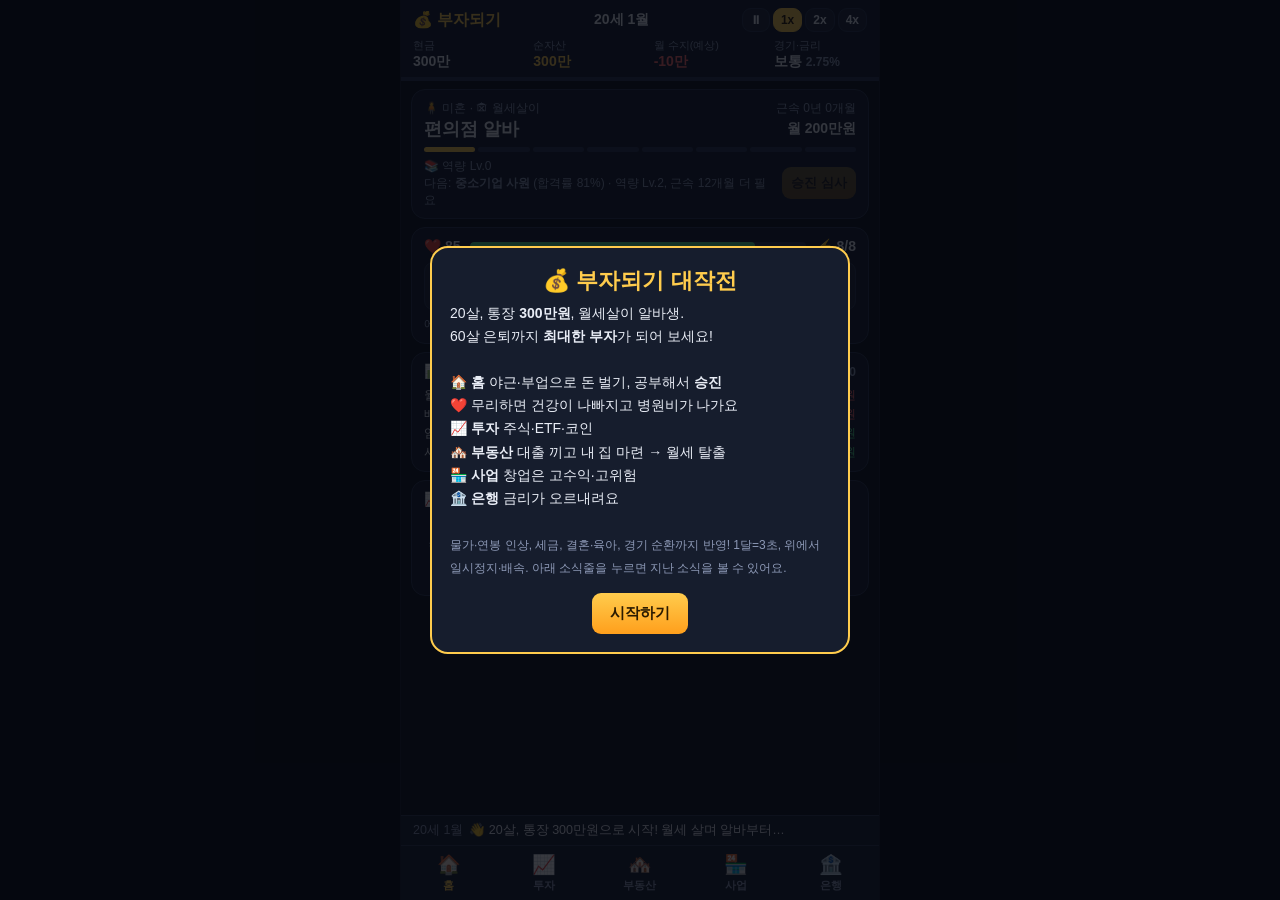
<file: rich.html>
<!DOCTYPE html>
<html lang="ko">
<head>
<meta charset="UTF-8">
<meta name="viewport" content="width=device-width, initial-scale=1, viewport-fit=cover">
<title>부자되기 대작전</title>
<style>
  :root {
    --bg: #0b0f19;
    --panel: #161d2d;
    --panel2: #1e273b;
    --line: #2b3650;
    --text: #e9edf6;
    --muted: #8d99b6;
    --gold: #ffcc4d;
    --gold2: #ff9f1c;
    --up: #ff5a6e;     /* 한국식: 오르면 빨강 */
    --down: #4f9dff;   /* 내리면 파랑 */
    --good: #4ee08a;
    --bad: #ff6b6b;
  }
  * { box-sizing: border-box; }
  html, body {
    margin: 0; height: 100%; overflow: hidden;
    background: #05070d; color: var(--text);
    font-family: "Malgun Gothic", "Apple SD Gothic Neo", "Noto Sans KR", sans-serif;
    font-size: 14px;
    -webkit-tap-highlight-color: transparent;
  }
  button {
    font-family: inherit; font-weight: 700; font-size: 13px;
    border-radius: 9px; padding: 7px 9px; cursor: pointer;
    background: var(--panel2); color: var(--text); border: 1px solid var(--line);
    transition: transform .08s, filter .15s; touch-action: manipulation;
  }
  button:hover:not(:disabled) { filter: brightness(1.2); }
  button:active:not(:disabled) { transform: scale(.95); }
  button:disabled { opacity: .35; cursor: not-allowed; }
  button { white-space: nowrap; }
  button.gold { background: linear-gradient(180deg, var(--gold), var(--gold2)); color: #2a1a00; border: none; }
  button.red { background: #45202d; border-color: #7a3448; }
  button.blue { background: #1b3253; border-color: #2f5b8f; }
  button.xs { padding: 5px 7px; font-size: 12px; }

  /* 앱 전체: 폰 한 화면 */
  #app {
    max-width: 480px; margin: 0 auto; height: 100vh; height: 100dvh;
    display: flex; flex-direction: column; background: var(--bg);
    border-left: 1px solid #141a28; border-right: 1px solid #141a28;
  }

  header { padding: 8px 12px 6px; background: var(--panel); border-bottom: 1px solid var(--line); }
  .hrow { display: flex; align-items: center; gap: 8px; }
  .logo { font-size: 16px; font-weight: 900; color: var(--gold); white-space: nowrap; }
  #sAge { font-weight: 800; font-size: 14px; flex: 1; text-align: center; white-space: nowrap; }
  .speed { display: flex; gap: 3px; }
  .speed button { padding: 4px 7px; font-size: 12px; }
  .speed button.on { background: var(--gold); color: #2a1a00; border-color: var(--gold); }
  .stats { display: grid; grid-template-columns: 1fr 1fr 1fr 0.8fr; gap: 4px; margin-top: 6px; }
  .stat .k { font-size: 11px; color: var(--muted); }
  .stat .v { font-size: 14px; font-weight: 800; font-variant-numeric: tabular-nums; white-space: nowrap; overflow: hidden; text-overflow: ellipsis; }
  .stat .v.gold { color: var(--gold); }
  #timebar { height: 3px; background: var(--line); }
  #timebar div { height: 100%; width: 0; background: var(--gold); }

  main { flex: 1; overflow-y: auto; padding: 8px 10px; display: flex; flex-direction: column; gap: 8px; }

  .card { background: var(--panel); border: 1px solid var(--line); border-radius: 14px; padding: 10px 12px; }
  .card h4 { margin: 0 0 6px; font-size: 14px; display: flex; justify-content: space-between; align-items: center; }
  .muted { color: var(--muted); font-size: 12px; }
  .row { display: flex; align-items: center; justify-content: space-between; gap: 8px; }
  .b { font-weight: 800; }

  .jobname { font-size: 18px; font-weight: 900; }
  .ladder { display: flex; gap: 3px; margin: 6px 0; }
  .ladder span { flex: 1; height: 5px; border-radius: 3px; background: var(--line); }
  .ladder span.on { background: var(--gold); }

  .bar { height: 8px; background: var(--line); border-radius: 4px; overflow: hidden; flex: 1; }
  .bar div { height: 100%; border-radius: 4px; }
  .acts { display: grid; grid-template-columns: repeat(4, 1fr); gap: 6px; margin-top: 8px; }
  .acts button { padding: 8px 2px; line-height: 1.25; }
  .acts button small { display: block; font-size: 11px; font-weight: 600; opacity: .85; }

  .ledger { display: grid; grid-template-columns: 1fr 1fr; gap: 2px 14px; font-size: 12px; }
  .ledger div { display: flex; justify-content: space-between; }

  .item { background: var(--panel2); border: 1px solid var(--line); border-radius: 12px; padding: 8px 10px; }
  .item .name { font-weight: 800; font-size: 14px; }
  .item .price { font-weight: 800; font-variant-numeric: tabular-nums; text-align: right; white-space: nowrap; }
  .item .btns { display: flex; align-items: center; gap: 4px; margin-top: 6px; flex-wrap: wrap; }
  .item .btns .lbl { font-size: 11px; color: var(--muted); margin: 0 2px 0 4px; }
  .item .btns .lbl:first-child { margin-left: 0; }
  .sp { flex: 1; }
  .up { color: var(--up); } .down { color: var(--down); }
  .good { color: var(--good); } .bad { color: var(--bad); }
  svg.spark { width: 76px; height: 28px; display: block; }
  .tip { font-size: 12px; color: var(--muted); line-height: 1.5; }

  #chart { width: 100%; height: 70px; display: block; }

  #ticker {
    padding: 6px 12px; font-size: 12.5px; background: var(--panel); border-top: 1px solid var(--line);
    white-space: nowrap; overflow: hidden; text-overflow: ellipsis; cursor: pointer;
  }
  #ticker .t { color: var(--muted); margin-right: 6px; }

  nav { display: grid; grid-template-columns: repeat(5, 1fr); background: var(--panel); border-top: 1px solid var(--line);
        padding-bottom: env(safe-area-inset-bottom); }
  nav button { background: none; border: none; border-radius: 0; padding: 7px 0 8px; font-size: 11px; color: var(--muted); line-height: 1.3; }
  nav button span { display: block; font-size: 19px; }
  nav button.on { color: var(--gold); }

  .float { position: fixed; pointer-events: none; font-weight: 900; color: var(--gold); text-shadow: 0 2px 4px #000;
           animation: up .9s ease-out forwards; z-index: 50; font-size: 14px; }
  @keyframes up { to { transform: translateY(-50px); opacity: 0; } }

  .modal { position: fixed; inset: 0; background: rgba(5, 8, 15, .8); display: flex; align-items: center;
           justify-content: center; z-index: 100; padding: 16px; }
  .modal.hidden { display: none; }
  .modal .box { background: var(--panel); border: 2px solid var(--gold); border-radius: 18px; max-width: 420px; width: 100%;
                padding: 18px; text-align: center; max-height: 90vh; overflow-y: auto; }
  .modal h2 { margin: 0 0 6px; color: var(--gold); font-size: 22px; }
  .modal p { line-height: 1.65; margin: 6px 0 14px; }
  .modal .btns { display: flex; gap: 8px; justify-content: center; flex-wrap: wrap; }
  .modal .btns button { padding: 11px 18px; font-size: 15px; }
  .big { font-size: 34px; font-weight: 900; color: var(--gold); margin: 6px 0; }
  .loglist { text-align: left; font-size: 13px; line-height: 1.55; }
  .loglist div { border-bottom: 1px dashed var(--line); padding: 3px 0; }
  .loglist .t { color: var(--muted); font-size: 11px; margin-right: 6px; }

  #toast { position: fixed; left: 50%; bottom: 130px; transform: translateX(-50%); background: var(--gold); color: #2a1a00;
           font-weight: 900; padding: 8px 16px; border-radius: 999px; z-index: 90; opacity: 0; transition: opacity .3s;
           pointer-events: none; max-width: 92vw; text-align: center; font-size: 13px; }
  #toast.show { opacity: 1; }
</style>
</head>
<body>
<div id="app">
  <header>
    <div class="hrow">
      <div class="logo">💰 부자되기</div>
      <div id="sAge"></div>
      <div class="speed" id="speed">
        <button data-speed="0">⏸</button>
        <button data-speed="1">1x</button>
        <button data-speed="2">2x</button>
        <button data-speed="4">4x</button>
      </div>
    </div>
    <div class="stats">
      <div class="stat"><div class="k">현금</div><div class="v" id="sCash"></div></div>
      <div class="stat"><div class="k">순자산</div><div class="v gold" id="sNet"></div></div>
      <div class="stat"><div class="k">월 수지(예상)</div><div class="v" id="sFlow"></div></div>
      <div class="stat"><div class="k">경기·금리</div><div class="v" id="sMarket"></div></div>
    </div>
  </header>
  <div id="timebar"><div></div></div>
  <main id="main"></main>
  <div id="ticker"></div>
  <nav id="nav">
    <button data-tab="home"><span>🏠</span>홈</button>
    <button data-tab="stock"><span>📈</span>투자</button>
    <button data-tab="estate"><span>🏘️</span>부동산</button>
    <button data-tab="biz"><span>🏪</span>사업</button>
    <button data-tab="bank"><span>🏦</span>은행</button>
  </nav>
</div>

<div class="modal hidden" id="modal"><div class="box">
  <h2 id="mTitle"></h2>
  <div id="mBody"></div>
  <div class="btns" id="mBtns"></div>
</div></div>
<div id="toast"></div>

<script>
// ===================== 기본 데이터 (2026년 한국 기준, 세후 금액) =====================
const START_AGE = 20, END_AGE = 60;
const MONTH_MS = 3000;            // 1배속: 한 달 = 3초
const ENERGY_MAX = 8;             // 한 달에 쓸 수 있는 활동 횟수

// 직업: sal=세후 월급, req=필요 역량, ten=현 직급 필요 근속(개월), p=승진 심사 기본 합격률
const JOBS = [
  { n: '편의점 알바',     sal: 200e4,  req: 0,  ten: 0,  p: 1 },
  { n: '중소기업 사원',   sal: 250e4,  req: 2,  ten: 12, p: .85 },
  { n: '대기업 대리',     sal: 380e4,  req: 5,  ten: 24, p: .7 },
  { n: '대기업 과장',     sal: 480e4,  req: 8,  ten: 36, p: .6 },
  { n: '대기업 차장',     sal: 580e4,  req: 11, ten: 36, p: .5 },
  { n: '대기업 부장',     sal: 700e4,  req: 14, ten: 48, p: .35 },
  { n: '상무 (임원)',     sal: 1100e4, req: 18, ten: 48, p: .15 },
  { n: '대표이사 (CEO)',  sal: 2500e4, req: 22, ten: 60, p: .07 },
];
const promoChance = nj => clamp(nj.p + .02 * (S.skill - nj.req), nj.p * .7, Math.min(.92, nj.p * 1.4));

// 주식: 월 기준 기대수익(drift)과 변동성(vol)
const STOCKS = [
  { id: 'etf',  n: '코스피200 ETF', d: '시장 전체 분산 · 연 7% 내외', p: 40000, vol: .045, drift: .0055, beta: .9 },
  { id: 'star', n: '별빛전자',      d: '반도체 대형주',               p: 70000, vol: .075, drift: .006,  beta: 1.1 },
  { id: 'mal',  n: '말랑게임즈',    d: '신작에 울고 웃는 성장주',     p: 30000, vol: .13,  drift: .005,  beta: 1.4 },
  { id: 'coin', n: '멍멍코인',      d: '변동성 극심 · 0원도 가능',    p: 500,   vol: .24,  drift: -.025, beta: 2 },
];
const TRADE_FEE = .002;

// 부동산: rent=월세, prem=월 추가 상승률(입지), res=주거용
const ESTATE = [
  { id: 'villa', n: '빌라',           p: 2e8,  rent: 65e4,   prem: -.002,  res: true },
  { id: 'offi',  n: '오피스텔',       p: 3e8,  rent: 100e4,  prem: -.0012, res: true },
  { id: 'apt',   n: '수도권 아파트',  p: 6e8,  rent: 140e4,  prem: 0,      res: true },
  { id: 'seoul', n: '서울 아파트',    p: 15e8, rent: 280e4,  prem: .0016,  res: true },
  { id: 'shop',  n: '상가',           p: 20e8, rent: 650e4,  prem: -.0006, res: false },
  { id: 'bldg',  n: '꼬마빌딩',       p: 80e8, rent: 2300e4, prem: .0008,  res: false },
];
const ACQ_TAX = .025, SELL_FEE = .005, GAIN_TAX = .22, LTV = .6, DSR = .4;

// 사업: profit=매장당 평균 월 순이익, risk=매달 폐업 확률
const BIZ = [
  { id: 'ice',   n: '무인 아이스크림점', cost: 6000e4, profit: 80e4,   risk: .008 },
  { id: 'cafe',  n: '동네 카페',         cost: 1.5e8,  profit: 200e4,  risk: .012 },
  { id: 'chick', n: '치킨집',            cost: 2e8,    profit: 280e4,  risk: .012 },
  { id: 'acad',  n: '입시 학원',         cost: 6e8,    profit: 700e4,  risk: .006 },
  { id: 'fact',  n: '중소 제조공장',     cost: 60e8,   profit: 5500e4, risk: .003 },
];
const ANGEL_COST = 1e8;   // 스타트업 엔젤투자 1건
const BIZ_TAX = .2, RENT_TAX = .15, INT_TAX = .154;

const MILESTONES = [1e7, 1e8, 5e8, 1e9, 3e9, 1e10, 5e10, 1e11, 1e12];

// ===================== 유틸 =====================
const $ = id => document.getElementById(id);
const rand = (a, b) => a + Math.random() * (b - a);
const chance = p => Math.random() < p;
const clamp = (v, a, b) => Math.max(a, Math.min(b, v));
function gauss() { let u = 0, v = 0; while (!u) u = Math.random(); while (!v) v = Math.random(); return Math.sqrt(-2 * Math.log(u)) * Math.cos(2 * Math.PI * v); }

function fmt(n) {
  const s = n < 0 ? '-' : '';
  n = Math.abs(n);
  if (n >= 1e12) return s + (n / 1e12).toFixed(2).replace(/\.?0+$/, '') + '조';
  if (n >= 1e8) {
    const eok = Math.floor(n / 1e8), man = Math.floor((n % 1e8) / 1e6) * 100;
    return s + eok.toLocaleString() + '억' + (man && eok < 100 ? ' ' + man.toLocaleString() + '만' : '');
  }
  if (n >= 1e4) return s + Math.floor(n / 1e4).toLocaleString() + '만';
  return s + Math.floor(n).toLocaleString() + '원';
}
const won = n => fmt(n) + (Math.abs(n) >= 1e4 && Math.abs(n) < 1e12 ? '원' : '');
const pct = x => (x >= 0 ? '+' : '') + (x * 100).toFixed(1) + '%';

// ===================== 상태 =====================
let S;
function newState() {
  const st = {
    month: 0, cash: 300e4, cpi: 1, raise: 1,
    job: 0, tenure: 0, skill: 0, promoCd: 0,
    health: 85, energy: ENERGY_MAX,
    deposit: 0, credit: 0, rate: 2.75,
    stocks: {}, estate: {}, hidx: {}, biz: {}, angel: 0,
    married: false, kids: [], karma: 0,
    market: { s: 'norm', left: 12 }, lastBiz: 0,
    hist: [], log: [], miles: 0, over: false,
  };
  STOCKS.forEach(k => st.stocks[k.id] = { p: k.p, qty: 0, cost: 0, h: [k.p] });
  ESTATE.forEach(e => { st.estate[e.id] = { n: 0, cost: 0, debt: 0 }; st.hidx[e.id] = 1; });
  BIZ.forEach(b => st.biz[b.id] = 0);
  return st;
}
const SAVE_KEY = 'richgame_v2';
function save() { try { localStorage.setItem(SAVE_KEY, JSON.stringify(S)); } catch (e) {} }
function load() { try { const t = localStorage.getItem(SAVE_KEY); if (t) return JSON.parse(t); } catch (e) {} return null; }

// ===================== 계산 =====================
const age = () => START_AGE + Math.floor(S.month / 12);
const job = () => JOBS[S.job];
const salary = () => Math.round(job().sal * (1 + S.skill * 0.02) * S.raise);
const partnerIncome = () => S.married ? Math.round(260e4 * S.raise) : 0;
const kidsActive = () => S.kids.filter(b => S.month - b < 240).length;
const living = () => Math.round((120e4 + (S.married ? 80e4 : 0) + kidsActive() * 100e4) * S.cpi + (salary() + partnerIncome()) * .15);   // 버는 만큼 씀씀이도 커짐
const skillCost = () => Math.round(50e4 * Math.pow(1.28, S.skill) * S.cpi);

const ePrice = e => Math.round(e.p * S.hidx[e.id]);
const eRent = e => Math.round(e.rent * Math.sqrt(S.hidx[e.id]));
function homeId() {   // 가장 비싼 주거용 집에 직접 산다
  for (let i = ESTATE.length - 1; i >= 0; i--) if (ESTATE[i].res && S.estate[ESTATE[i].id].n > 0) return ESTATE[i].id;
  return null;
}
const housingCost = () => homeId() ? 0 : Math.round((S.married ? 100e4 : 60e4) * S.cpi);   // 월세살이
function rentGross() {
  const h = homeId();
  return ESTATE.reduce((a, e) => a + (S.estate[e.id].n - (e.id === h ? 1 : 0)) * eRent(e), 0);
}
const mortRate = () => (S.rate + 1.5) / 100;
const creditRate = () => (S.rate + 2.8) / 100;
const depRate = () => (S.rate + 0.3) / 100;
const mortDebt = () => ESTATE.reduce((a, e) => a + S.estate[e.id].debt, 0);
const marketMul = () => S.market.s === 'boom' ? 1.15 : S.market.s === 'bust' ? 0.75 : 1;
const bizCost = b => Math.round(b.cost * S.cpi);
function bizExpected() { return BIZ.reduce((a, b) => a + S.biz[b.id] * b.profit * S.cpi, 0) * marketMul() * (1 - BIZ_TAX); }

const stockValue = () => STOCKS.reduce((a, k) => a + S.stocks[k.id].qty * S.stocks[k.id].p, 0);
const estateValue = () => ESTATE.reduce((a, e) => a + S.estate[e.id].n * ePrice(e), 0);
const bizValue = () => BIZ.reduce((a, b) => a + S.biz[b.id] * bizCost(b) * 0.5, 0) + S.angel * ANGEL_COST;
const netWorth = () => S.cash + S.deposit + stockValue() + estateValue() + bizValue() - mortDebt() - S.credit;

const monthIncome = () => salary() + partnerIncome() + rentGross() * (1 - RENT_TAX) + bizExpected();
function annualDebtPay(extraMort = 0, extraCredit = 0) {   // 원리금 대략 (주담대 30년, 신용 5년)
  return (mortDebt() + extraMort) * (mortRate() + 1 / 30) + (S.credit + extraCredit) * (creditRate() + 1 / 5);
}
const dsrOK = (m, c) => annualDebtPay(m, c) <= monthIncome() * 12 * DSR;
const creditLimit = () => Math.max(0, Math.round((salary() + partnerIncome()) * 12) - S.credit);

function monthlyFlow() {
  return monthIncome() + S.deposit * depRate() / 12 * (1 - INT_TAX)
    - living() - housingCost() - mortDebt() * mortRate() / 12 - S.credit * creditRate() / 12;
}

// ===================== 로그 / 토스트 / 모달 =====================
const ageStr = (m = S.month) => (START_AGE + Math.floor(m / 12)) + '세 ' + (m % 12 + 1) + '월';
function log(msg) { S.log.unshift({ t: ageStr(), m: msg }); if (S.log.length > 80) S.log.length = 80; renderTicker(); }
let toastT;
function toast(msg) { const t = $('toast'); t.textContent = msg; t.classList.add('show'); clearTimeout(toastT); toastT = setTimeout(() => t.classList.remove('show'), 2300); }

let paused = false;
function modal(title, html, buttons) {
  paused = true;
  $('mTitle').textContent = title; $('mBody').innerHTML = html;
  const mb = $('mBtns'); mb.innerHTML = '';
  buttons.forEach(([label, cls, fn]) => {
    const b = document.createElement('button'); b.textContent = label; if (cls) b.className = cls;
    b.onclick = () => { $('modal').classList.add('hidden'); paused = false; fn && fn(); render(); save(); };
    mb.appendChild(b);
  });
  $('modal').classList.remove('hidden');
}

// ===================== 이벤트 =====================
function shock(id, mul) { const s = S.stocks[id]; s.p = Math.max(1, s.p * mul); s.h[s.h.length - 1] = s.p; }
const ownsAny = () => ESTATE.some(e => S.estate[e.id].n > 0);
const EVENTS = [
  { w: 8, f: () => { const v = Math.round(rand(20, 60)) * 1e4; S.cash -= v; log('💌 친구 결혼식·경조사비 -' + won(v)); } },
  { w: 5, f: () => { const v = 15e4; S.cash -= v; S.health -= 5; log('🤧 독감으로 병원비 -' + won(v)); } },
  { w: 4, f: () => { const v = Math.round(150e4 * S.cpi); S.cash -= v; log('🚗 접촉사고 수리비 -' + won(v)); } },
  { w: 4, f: () => { const v = 5e4; S.cash += v; log('🎫 로또 4등 당첨! +' + won(v)); } },
  { w: .03, f: () => { const v = 20e8; S.cash += v; log('🎉 로또 1등 당첨!!! 세후 +' + won(v)); toast('🎉 로또 1등!!!'); } },
  { w: 3, f: () => { shock('coin', rand(1.8, 3.2)); log('🚀 멍멍코인, 해외 거래소 상장 소식에 폭등!'); } },
  { w: 3, f: () => { shock('coin', rand(.35, .6)); log('💥 코인 거래소 해킹 사태… 멍멍코인 폭락'); } },
  { w: 3, f: () => { shock('star', 1.15); log('📱 별빛전자 실적 서프라이즈! 주가 +15%'); } },
  { w: 3, f: () => { shock('star', .86); log('📉 반도체 업황 부진… 별빛전자 -14%'); } },
  { w: 3, f: () => { shock('mal', 1.45); log('🎮 말랑게임즈 신작 흥행! 주가 +45%'); } },
  { w: 3, f: () => { shock('mal', .65); log('😱 말랑게임즈 신작 혹평… 주가 -35%'); } },
  { w: 2, f: () => { ESTATE.forEach(e => S.hidx[e.id] *= .96); log('🏛 정부 부동산 규제 발표. 집값 -4%'); } },
  { w: 3, f: () => { const e = ESTATE[Math.floor(Math.random() * ESTATE.length)]; S.hidx[e.id] *= 1.08; log(`🚇 교통 호재! ${e.n} 시세 +8%`); } },
  { w: 3, c: () => rentGross() > 0, f: () => { const v = Math.round(rentGross() * 0.3); S.cash -= v; log('🏚 공실 발생, 월세 일부 못 받음 -' + won(v)); } },
  { w: 3, c: ownsAny, f: () => { const v = Math.round(rand(100, 400) * 1e4 * S.cpi); S.cash -= v; log('🔧 보일러·누수 수리비 -' + won(v)); } },
  { w: 3, c: () => netWorth() > 30e8, f: () => { const v = Math.round(S.cash * .02); S.cash -= v; log('🧾 세무조사로 추가 세금 -' + won(v)); } },
  { w: 3, c: () => age() >= 45, f: () => { const v = Math.round(rand(500, 1500) * 1e4 * S.cpi); S.cash -= v; log('🏥 부모님 병원비 -' + won(v)); } },
  { w: 3, c: () => S.job >= 2 && S.job < 7, f: () => {
      if (!(S.market.s === 'bust' || chance(.25))) return;
      const v = salary() * 6; S.cash += v; S.job--; S.tenure = 0;
      log(`📦 구조조정으로 권고사직… 위로금 +${won(v)}, ${job().n}(으)로 재취업`); toast('권고사직 당했어요…'); } },
  // ---- 선택 이벤트 ----
  { w: 7, c: () => !S.married && age() >= 27 && age() <= 40, f: () => {
      const cost = Math.round(3000e4 * S.cpi);
      modal('💍 결혼 제안', `<p>오래 만난 연인이 결혼하자고 해요!<br>결혼 비용 <b>${won(cost)}</b>, 생활비가 늘지만<br>배우자 소득(월 ${won(260e4 * S.raise)})이 더해져요.</p>`, [
        ['결혼한다 💒', 'gold', () => { S.married = true; S.cash -= cost; log('💒 결혼했어요! 맞벌이 시작'); toast('💒 결혼 축하해요!'); }],
        ['아직은…', '', () => log('🙂 결혼은 조금 더 생각해 보기로 했어요.')],
      ]);
    } },
  { w: 5, c: () => S.married && age() < 42 && S.kids.length < 3, f: () => {
      modal('👶 아이 계획', `<p>배우자가 "우리 ${S.kids.length ? '아이 하나 더' : '아이'} 가질까?" 하고 물어요.<br>양육비가 <b>월 ${won(100e4 * S.cpi)}</b>씩 20년간 들지만, 행복은 돈으로 못 사죠!</p>`, [
        ['좋아! 👶', 'gold', () => { S.kids.push(S.month); const v = 300e4; S.cash += v;
          log(`👶 ${S.kids.length}번째 아이가 태어났어요! 첫만남이용권 +${won(v)}`); toast('👶 아기가 태어났어요!'); }],
        ['조금 더 나중에', '', () => log('🙂 아이 계획은 조금 미루기로 했어요.')],
      ]);
    } },
  { w: 2, c: () => S.cash >= 3000e4, f: () => {
      const amt = Math.round(Math.max(3000e4, S.cash * .2) / 1e6) * 1e6;
      modal('🤝 친구의 동업 제안', `<p>"같이 사업하자! ${won(amt)}만 투자해 줘. 잘 되면 3배로 돌려줄게!"</p><p class="muted">현실의 창업 성공률은 높지 않아요…</p>`, [
        ['투자한다', 'gold', () => { S.cash -= amt;
          if (chance(.25)) { S.cash += amt * 3; log('🥳 친구 사업 대박! ' + won(amt * 3) + ' 회수'); toast('동업 성공! +' + won(amt * 2)); }
          else log('😭 친구 사업이 망했어요… -' + won(amt)); }],
        ['거절', '', () => log('🙅 동업 제안을 거절했어요.')],
      ]);
    } },
  { w: 2, c: () => S.cash >= 1000e4, f: () => {
      const amt = Math.round(S.cash * .5 / 1e6) * 1e6;
      modal('📞 수상한 전화', `<p>"고객님! <b>월 10% 원금보장</b> 투자 상품입니다. ${won(amt)}만 넣으세요!"</p>`, [
        ['넣는다', 'red', () => { S.cash -= amt; log('🚨 투자 사기였어요! -' + won(amt)); toast('사기당했어요… -' + won(amt)); }],
        ['끊는다', 'gold', () => log('👍 "원금보장 고수익"은 100% 사기! 현명하게 끊었어요.')],
      ]);
    } },
  { w: 3, c: () => S.job >= 1 && S.job < JOBS.length - 1, f: () => {
      modal('💼 이직 제안', `<p>헤드헌터: "<b>${JOBS[S.job + 1].n}</b> 자리 어떠세요? 다만 회사 재무가 좀 불안해요."</p><p class="muted">60% 성공 · 실패하면 한 단계 아래로</p>`, [
        ['도전', 'gold', () => { S.tenure = 0;
          if (chance(.6)) { S.job++; log('🎊 이직 성공! ' + job().n); toast('이직 성공! ' + job().n); }
          else { S.job = Math.max(0, S.job - 1); log('😵 이직한 회사가 어려워져 ' + job().n + '(으)로…'); } }],
        ['거절', '', () => log('🙂 이직 제안을 거절했어요.')],
      ]);
    } },
  { w: 2, c: () => S.cash >= 500e4, f: () => {
      const amt = Math.round(S.cash * .05 / 1e4) * 1e4;
      modal('❤️ 기부 요청', `<p>어려운 이웃을 위해 ${won(amt)}을 기부할까요?</p>`, [
        ['기부한다', 'gold', () => { S.cash -= amt; S.karma++; log('❤️ ' + won(amt) + ' 기부. 마음이 따뜻해져요.'); }],
        ['다음에', '', null],
      ]);
    } },
  { w: 2, c: () => S.karma > 0, f: () => { S.karma--; const v = Math.max(1000e4, Math.round(netWorth() * .03)); S.cash += v; log('🌈 예전에 도운 사람이 좋은 기회를 줬어요! +' + won(v)); } },
];
function randomEvent() {
  const list = EVENTS.filter(e => !e.c || e.c());
  let r = Math.random() * list.reduce((a, e) => a + e.w, 0);
  for (const e of list) { r -= e.w; if (r <= 0) { e.f(); return; } }
}

// ===================== 한 달 진행 =====================
function nextMonth() {
  if (S.over) return;
  S.month++; S.tenure++; S.promoCd = Math.max(0, S.promoCd - 1);
  S.energy = ENERGY_MAX;
  S.cpi *= 1.0021;   // 물가 연 2.5%
  if (S.month % 12 === 0) { S.raise *= 1.03; log(`🎂 ${age()}살! 연봉 3% 인상, 물가도 올랐어요.`); }

  // 경기 순환
  if (--S.market.left <= 0) {
    const r = Math.random(), ns = r < .3 ? 'boom' : r < .55 ? 'bust' : 'norm';
    S.market = { s: ns, left: Math.floor(rand(10, 36)) };
    log(ns === 'boom' ? '📈 경기 호황 시작! 주식·사업이 잘 돼요.' : ns === 'bust' ? '📉 경기 불황… 주가 하락·폐업 위험 증가' : '➖ 경기가 평범해졌어요.');
  }
  // 기준금리
  if (chance(.07)) {
    const d = S.market.s === 'boom' ? .25 : S.market.s === 'bust' ? -.25 : (chance(.5) ? .25 : -.25);
    const nr = clamp(S.rate + d, .5, 6);
    if (nr !== S.rate) { S.rate = nr; log(`🏦 한국은행 기준금리 ${d > 0 ? '인상' : '인하'} → ${S.rate.toFixed(2)}%`); }
  }
  const mDrift = S.market.s === 'boom' ? .012 : S.market.s === 'bust' ? -.018 : 0;
  const common = gauss() * .025;

  STOCKS.forEach(k => {
    const s = S.stocks[k.id];
    let r = k.drift + k.beta * (mDrift + common) + k.vol * gauss();
    s.p = Math.max(1, s.p * Math.exp(r));
    s.h.push(s.p); if (s.h.length > 36) s.h.shift();
  });
  ESTATE.forEach(e => {
    S.hidx[e.id] *= Math.exp(.0026 + e.prem + mDrift * .25 - (S.rate - 2.75) * .0007 + gauss() * .009);
  });

  // 수입
  let biz = 0;
  BIZ.forEach(b => {
    for (let i = 0; i < S.biz[b.id]; i++) biz += b.profit * S.cpi * marketMul() * (1 + .6 * gauss());
    if (S.biz[b.id] > 0 && chance(b.risk * S.biz[b.id] * (S.market.s === 'bust' ? 2 : 1))) {
      S.biz[b.id]--; const back = Math.round(bizCost(b) * .2); S.cash += back;
      log(`🚪 ${b.n} 한 곳이 경영난으로 폐업… 권리금 ${won(back)} 회수`);
    }
  });
  biz = biz > 0 ? biz * (1 - BIZ_TAX) : biz;
  S.lastBiz = biz;
  for (let i = S.angel; i > 0; i--) {
    if (chance(.006)) { S.angel--; const m = Math.round(rand(5, 25)); S.cash += ANGEL_COST * m * .78; log(`🦄 투자한 스타트업 상장! ${m}배 엑싯 → 세후 +${won(ANGEL_COST * m * .78)}`); toast(`🦄 스타트업 대박! ${m}배`); }
    else if (chance(.024)) { S.angel--; log('💀 투자한 스타트업이 문을 닫았어요. -' + won(ANGEL_COST)); }
  }

  S.cash += salary() + partnerIncome() + rentGross() * (1 - RENT_TAX) + biz;
  S.cash += S.deposit * depRate() / 12 * (1 - INT_TAX);
  S.cash -= living() + housingCost() + mortDebt() * mortRate() / 12 + S.credit * creditRate() / 12;

  if (S.month % 12 === 2) { const v = Math.round(salary() * rand(-.2, .6)); S.cash += v; log(v >= 0 ? `🧾 연말정산 환급 +${won(v)}` : `🧾 연말정산 추가 납부 ${won(v)}`); }
  if (S.month % 12 === 0 && S.job >= 1) {
    const v = Math.round(salary() * (S.market.s === 'boom' ? rand(1.5, 3) : S.market.s === 'bust' ? rand(0, .5) : rand(.5, 1.5)));
    if (v > 0) { S.cash += v; log('🎁 연말 성과급 +' + won(v)); }
  }

  // 건강
  const a = age();
  S.health += a < 40 ? 4 : a < 50 ? 3 : 2;
  if (a >= 50) S.health -= 1;
  S.health = clamp(S.health, 0, 100);
  if (S.health < 30 && chance(.25)) { const v = Math.round(300e4 * S.cpi); S.cash -= v; S.health += 10; log('🏥 과로로 쓰러져 입원… 병원비 -' + won(v)); toast('건강 관리하세요!'); }

  if (chance(.25)) randomEvent();

  // 현금 부족 → 예금 → 신용대출
  if (S.cash < 0) {
    let need = -S.cash;
    const fromDep = Math.min(need, S.deposit); S.deposit -= fromDep; need -= fromDep;
    S.cash = 0;
    if (fromDep) log('🏦 현금 부족, 예금에서 ' + won(fromDep) + ' 인출');
    if (need > 0) { S.credit += need; log('⚠️ 현금 부족으로 마이너스통장 ' + won(need) + ' 사용'); }
  }

  const nw = netWorth();
  S.hist.push(nw);
  if (nw < -1e8 || (nw < 0 && S.credit > Math.max(3000e4, (salary() + partnerIncome()) * 18))) { gameOver(true); return; }

  while (S.miles < MILESTONES.length && nw >= MILESTONES[S.miles]) {
    const m = MILESTONES[S.miles++]; log('🏆 순자산 ' + won(m) + ' 돌파!'); toast('🏆 순자산 ' + won(m) + ' 돌파!');
  }
  if (S.month >= (END_AGE - START_AGE) * 12) { gameOver(false); return; }
  save();
}

// ===================== 결말 =====================
function rankOf(nwReal) {   // 현재가치 기준 (대략 한국 순자산 분포)
  if (nwReal < 0) return ['💸 빚더미', '다음엔 대출을 조심해요…'];
  if (nwReal < 3e8) return ['🙂 평범한 서민', '그래도 성실히 살았어요!'];
  if (nwReal < 10e8) return ['🏡 중산층', '대한민국 중산층 진입!'];
  if (nwReal < 30e8) return ['💎 상위 5% 자산가', '노후 걱정 없는 부자!'];
  if (nwReal < 100e8) return ['🏰 상위 1% 부자', '진짜 부자 소리 듣는 수준!'];
  if (nwReal < 1000e8) return ['👑 슈퍼리치', '뉴스에 나올 만한 부자!'];
  return ['🌟 재벌', '전설적인 자수성가!'];
}
function gameOver(bankrupt) {
  S.over = true; save(); render();
  const nw = netWorth();
  if (bankrupt) {
    modal('💥 파산', `<p>빚을 감당하지 못해 ${ageStr()}에 개인회생을 신청했어요.</p><div class="big">${won(nw)}</div><p class="muted">레버리지와 몰빵 투자는 조심!</p>`, [['다시 시작', 'gold', restart]]);
  } else {
    const real = nw / S.cpi, [t, d] = rankOf(real);
    modal('🎊 60세 은퇴', `<p>40년의 경제생활이 끝났어요.</p><div class="muted">최종 순자산</div><div class="big">${won(nw)}</div>
      <div class="muted">오늘 돈 가치로 환산: ${won(real)}</div>
      <p style="font-size:20px;font-weight:900;margin-top:12px">${t}</p><p class="muted">${d}<br>${job().n} · ${S.married ? '기혼' : '미혼'} · 자녀 ${S.kids.length}명</p>`,
      [['다시 도전', 'gold', restart]]);
  }
}
function restart() { S = newState(); tab = 'home'; log('👋 20살, 통장 300만원으로 시작! 월세 살며 알바부터…'); render(); save(); }

// ===================== 행동 =====================
function doAct(a, id, arg, ev) {
  if (S.over) return;
  if (a === 'ot') {     // 야근
    if (S.energy < 1 || S.health < 10) return toast(S.health < 10 ? '너무 피곤해요! 쉬어야 해요' : '이번 달 에너지가 없어요');
    const v = Math.round(salary() / 20 * 1.5); S.cash += v; S.energy--; S.health -= 4; floatTxt(ev, '+' + won(v));
  }
  if (a === 'side') {   // 배달 부업
    if (S.energy < 1 || S.health < 10) return toast(S.health < 10 ? '너무 피곤해요! 쉬어야 해요' : '이번 달 에너지가 없어요');
    const v = Math.round(rand(6, 10) * 1e4 * S.cpi); S.cash += v; S.energy--; S.health -= 3; floatTxt(ev, '+' + won(v));
  }
  if (a === 'gym') {
    const c = Math.round(5e4 * S.cpi);
    if (S.energy < 1) return toast('이번 달 에너지가 없어요'); if (S.cash < c) return toast('돈이 부족해요');
    S.cash -= c; S.energy--; S.health = Math.min(100, S.health + 7); floatTxt(ev, '건강 +7');
  }
  if (a === 'study') {
    const c = skillCost();
    if (S.studied === S.month) return toast('공부는 한 달에 한 번만 할 수 있어요');
    if (S.energy < 2) return toast('공부엔 에너지 2가 필요해요'); if (S.cash < c) return toast('학원비가 부족해요');
    S.cash -= c; S.energy -= 2; S.skill++; S.studied = S.month; S.health -= 2; log(`📚 자격증·공부로 역량 Lv.${S.skill}`); floatTxt(ev, '역량 +1');
  }
  if (a === 'promo') {
    const nj = JOBS[S.job + 1]; if (!nj) return;
    const p = promoChance(nj);
    if (chance(p)) { S.job++; S.tenure = 0; log(`🎊 승진 성공! ${job().n} (월급 ${won(salary())})`); toast('🎊 승진! ' + job().n); }
    else { S.promoCd = S.job >= 4 ? 12 : 6; log(`😢 승진 심사 탈락… ${S.promoCd}개월 뒤 재도전 (합격률 ${Math.round(p * 100)}%)`); toast('승진 탈락…'); }
  }
  if (a === 'buyS') {
    const k = STOCKS.find(x => x.id === id), s = S.stocks[id];
    const qty = Math.floor(S.cash * arg / (s.p * (1 + TRADE_FEE)));
    if (qty < 1) return toast('현금이 부족해요');
    const cost = qty * s.p * (1 + TRADE_FEE);
    S.cash -= cost; s.cost += cost; s.qty += qty;
    log(`🛒 ${k.n} ${qty.toLocaleString()}주 매수 ${won(cost)}`);
  }
  if (a === 'sellS') {
    const k = STOCKS.find(x => x.id === id), s = S.stocks[id];
    const qty = arg === 1 ? s.qty : Math.floor(s.qty * arg);
    if (qty < 1) return toast('팔 주식이 없어요');
    const avg = s.cost / s.qty, get = qty * s.p * (1 - TRADE_FEE), gain = get - avg * qty;
    S.cash += get; s.cost -= avg * qty; s.qty -= qty; if (!s.qty) s.cost = 0;
    log(`💵 ${k.n} ${qty.toLocaleString()}주 매도 (${gain >= 0 ? '수익 +' : '손실 '}${won(gain)})`);
  }
  if (a === 'buyE') {
    const e = ESTATE.find(x => x.id === id), p = ePrice(e), tax = p * ACQ_TAX;
    const loan = arg ? Math.round(p * LTV) : 0, need = p + tax - loan;
    if (S.cash < need) return toast(`현금 ${won(need - S.cash)} 부족 (취득세 포함)`);
    if (loan && !dsrOK(loan, 0)) return toast('DSR 40% 초과! 소득 대비 빚이 많아 대출 불가');
    const first = !homeId() && e.res;
    S.cash -= need; const st = S.estate[id]; st.n++; st.cost += p + tax; st.debt += loan;
    log(`🏠 ${e.n} 매입 ${won(p)}${loan ? ` (주담대 ${won(loan)})` : ''}${first ? ' — 내 집 마련! 월세 탈출 🎉' : ''}`);
  }
  if (a === 'sellE') {
    const e = ESTATE.find(x => x.id === id), st = S.estate[id]; if (!st.n) return;
    const p = ePrice(e), avg = st.cost / st.n, debt = st.debt / st.n;
    const gain = p - avg, tax = gain > 0 ? gain * GAIN_TAX : 0, fee = p * SELL_FEE;
    const get = p - tax - fee - debt;
    S.cash += get; st.n--; st.cost -= avg; st.debt -= debt;
    log(`🔑 ${e.n} 매도 ${won(p)} (양도세 ${won(tax)}, 대출상환 ${won(debt)}) → ${won(get)}`);
  }
  if (a === 'biz') {
    const b = BIZ.find(x => x.id === id), c = bizCost(b);
    if (S.cash < c) return toast(`현금 ${won(c - S.cash)} 부족`);
    S.cash -= c; S.biz[id]++; log(S.biz[id] === 1 ? `🎉 ${b.n} 창업! (${won(c)})` : `📈 ${b.n} ${S.biz[id]}호점 오픈!`);
  }
  if (a === 'sellB') {
    const b = BIZ.find(x => x.id === id); if (!S.biz[id]) return;
    const v = Math.round(bizCost(b) * .5); S.biz[id]--; S.cash += v; log(`🤝 ${b.n} 한 곳 양도 +${won(v)}`);
  }
  if (a === 'angel') {
    if (S.cash < ANGEL_COST) return toast('현금이 부족해요');
    S.cash -= ANGEL_COST; S.angel++; log('🦄 스타트업에 엔젤투자 ' + won(ANGEL_COST));
  }
  if (a === 'dep') { const v = Math.floor(S.cash * arg); if (v <= 0) return toast('현금이 없어요'); S.cash -= v; S.deposit += v; log('🏦 예금 ' + won(v) + ' 입금'); }
  if (a === 'wd') { const v = Math.floor(S.deposit * arg); if (v <= 0) return toast('예금이 없어요'); S.deposit -= v; S.cash += v; log('🏦 예금 ' + won(v) + ' 출금'); }
  if (a === 'loan') {
    const v = Math.min(arg || Infinity, creditLimit());
    if (v < 1e4) return toast('신용대출 한도가 없어요');
    if (!dsrOK(0, v)) return toast('DSR 40% 초과! 소득 대비 빚이 많아요');
    S.credit += v; S.cash += v; log(`💳 신용대출 ${won(v)} (연 ${(creditRate() * 100).toFixed(1)}%)`);
  }
  if (a === 'repay') {
    const v = Math.min(S.cash, S.credit); if (v <= 0) return toast(S.credit ? '현금이 없어요' : '갚을 빚이 없어요');
    S.credit -= v; S.cash -= v; log('✅ 신용대출 ' + won(v) + ' 상환');
  }
  if (a === 'repayM') {
    let v = Math.min(S.cash, mortDebt()); if (v <= 0) return toast(mortDebt() ? '현금이 없어요' : '주담대가 없어요');
    S.cash -= v; log('✅ 주택담보대출 ' + won(v) + ' 상환');
    for (const e of ESTATE) { const st = S.estate[e.id], x = Math.min(st.debt, v); st.debt -= x; v -= x; }
  }
  render(); save();
}
function floatTxt(ev, text) {
  if (!ev) return;
  const f = document.createElement('div'); f.className = 'float'; f.textContent = text;
  const r = ev.target.closest('button').getBoundingClientRect();
  f.style.left = (r.left + r.width / 2 - 30) + 'px'; f.style.top = (r.top - 8) + 'px';
  document.body.appendChild(f); setTimeout(() => f.remove(), 900);
}

// ===================== 화면 =====================
let tab = 'home', speed = 1;

function spark(h) {
  if (h.length < 2) return '<svg class="spark"></svg>';
  const mn = Math.min(...h), mx = Math.max(...h), r = mx - mn || 1;
  const pts = h.map((v, i) => `${(i / (h.length - 1) * 100).toFixed(1)},${(27 - (v - mn) / r * 24).toFixed(1)}`).join(' ');
  return `<svg class="spark" viewBox="0 0 100 28" preserveAspectRatio="none"><polyline points="${pts}" fill="none" stroke="${h[h.length - 1] >= h[0] ? 'var(--up)' : 'var(--down)'}" stroke-width="1.5" vector-effect="non-scaling-stroke"/></svg>`;
}
const sign = (v, cls = true) => `<span class="${cls ? (v >= 0 ? 'good' : 'bad') : ''}">${v >= 0 ? '+' : ''}${won(v)}</span>`;
const dis = c => c ? '' : 'disabled';

function viewHome() {
  const nj = JOBS[S.job + 1];
  let promo = '최고 자리에 올랐어요 👑', canPromo = false;
  if (nj) {
    const lacks = [];
    if (S.skill < nj.req) lacks.push(`역량 Lv.${nj.req}`);
    if (S.tenure < nj.ten) lacks.push(`근속 ${nj.ten - S.tenure}개월 더`);
    if (S.promoCd) lacks.push(`재심사 ${S.promoCd}개월 후`);
    canPromo = !lacks.length;
    promo = `다음: <b>${nj.n}</b> (합격률 ${Math.round(promoChance(nj) * 100)}%) · ${canPromo ? '<span class="good">심사 가능!</span>' : lacks.join(', ') + ' 필요'}`;
  }
  const hc = S.health >= 60 ? 'var(--good)' : S.health >= 30 ? 'var(--gold)' : 'var(--bad)';
  const ot = Math.round(salary() / 20 * 1.5);
  const interest = mortDebt() * mortRate() / 12 + S.credit * creditRate() / 12;
  return `
  <div class="card">
    <div class="row"><span class="muted">${S.married ? '💑 기혼' : '🧍 미혼'}${S.kids.length ? ' · 👶 ' + S.kids.length : ''} · ${homeId() ? '🏠 자가' : '🏚 월세살이'}</span><span class="muted">근속 ${Math.floor(S.tenure / 12)}년 ${S.tenure % 12}개월</span></div>
    <div class="row"><div class="jobname">${job().n}</div><div class="b">월 ${won(salary())}</div></div>
    <div class="ladder">${JOBS.map((_, i) => `<span class="${i <= S.job ? 'on' : ''}"></span>`).join('')}</div>
    <div class="row"><div class="muted" style="line-height:1.4">📚 역량 Lv.${S.skill}<br>${promo}</div>
      <button class="gold" data-a="promo" ${dis(canPromo && !S.over)}>승진 심사</button></div>
  </div>
  <div class="card">
    <div class="row" style="gap:10px">
      <span class="b" style="white-space:nowrap">❤️ ${Math.round(S.health)}</span>
      <div class="bar"><div style="width:${S.health}%;background:${hc}"></div></div>
      <span class="b" style="white-space:nowrap">⚡ ${S.energy}/${ENERGY_MAX}</span>
    </div>
    <div class="acts">
      <button data-a="ot" ${dis(S.energy > 0 && S.health >= 10)}>🌙 야근<small>+${fmt(ot)}</small></button>
      <button data-a="side" ${dis(S.energy > 0 && S.health >= 10)}>🛵 배달<small>+${fmt(8e4 * S.cpi)}</small></button>
      <button data-a="gym" ${dis(S.energy > 0)}>🏋️ 운동<small>❤️+7</small></button>
      <button data-a="study" ${dis(S.energy > 1 && S.cash >= skillCost() && S.studied !== S.month)}>📚 공부<small>-${fmt(skillCost())}</small></button>
    </div>
    <div class="muted" style="margin-top:6px">에너지는 매달 충전돼요. 야근·부업은 건강을 깎고, 공부는 승진에 필요해요.</div>
  </div>
  <div class="card">
    <h4>📊 이번 달 가계부 <span class="muted">물가 ${(S.cpi * 100).toFixed(0)}</span></h4>
    <div class="ledger">
      <div><span>월급</span>${sign(salary())}</div>
      <div><span>생활비</span>${sign(-living())}</div>
      <div><span>배우자</span>${sign(partnerIncome())}</div>
      <div><span>월세(내가 냄)</span>${sign(-housingCost())}</div>
      <div><span>임대(세후)</span>${sign(rentGross() * (1 - RENT_TAX))}</div>
      <div><span>대출이자</span>${sign(-interest)}</div>
      <div><span>사업(지난달)</span>${sign(S.lastBiz)}</div>
      <div><span>예금이자</span>${sign(S.deposit * depRate() / 12 * (1 - INT_TAX))}</div>
    </div>
  </div>
  <div class="card"><h4>📈 순자산 추이</h4><canvas id="chart"></canvas></div>`;
}

function viewStock() {
  let h = `<div class="tip">매달 가격이 바뀌어요 (빨강▲ 파랑▼). 매매 수수료 0.2%. 장기·분산투자가 정석!</div>`;
  STOCKS.forEach(k => {
    const s = S.stocks[k.id], prev = s.h[s.h.length - 2] ?? s.p, ch = s.p / prev - 1;
    const val = s.qty * s.p, pl = s.qty ? val - s.cost : 0;
    h += `<div class="item">
      <div class="row"><div><div class="name">${k.n}</div><div class="muted">${k.d}</div></div>${spark(s.h)}
        <div class="price">${Math.round(s.p).toLocaleString()}원<div class="${ch >= 0 ? 'up' : 'down'}" style="font-size:12px">${ch >= 0 ? '▲' : '▼'}${pct(ch)}</div></div></div>
      <div class="muted" style="margin-top:3px">${s.qty ? `${s.qty.toLocaleString()}주 · 평가 ${won(val)} · <span class="${pl >= 0 ? 'up' : 'down'}">${pl >= 0 ? '+' : ''}${won(pl)} (${pct(pl / s.cost)})</span>` : '보유 없음'}</div>
      <div class="btns"><span class="lbl">사기</span>
        <button class="xs red" data-a="buyS" data-id="${k.id}" data-arg=".1">10%</button>
        <button class="xs red" data-a="buyS" data-id="${k.id}" data-arg=".5">50%</button>
        <button class="xs red" data-a="buyS" data-id="${k.id}" data-arg="1">전액</button>
        <span class="sp"></span><span class="lbl">팔기</span>
        <button class="xs blue" data-a="sellS" data-id="${k.id}" data-arg=".5" ${dis(s.qty)}>절반</button>
        <button class="xs blue" data-a="sellS" data-id="${k.id}" data-arg="1" ${dis(s.qty)}>전부</button>
      </div></div>`;
  });
  return h;
}

function viewEstate() {
  const hid = homeId();
  let h = `<div class="tip">취득세 2.5% · 양도세 22% · 주담대 LTV 60%, DSR 40%, 금리 ${(mortRate() * 100).toFixed(1)}%<br>첫 주거용 집엔 내가 살아서 월세가 안 나가요 (대신 임대수입 없음)</div>`;
  ESTATE.forEach(e => {
    const st = S.estate[e.id], p = ePrice(e), need = p * (1 + ACQ_TAX);
    h += `<div class="item">
      <div class="row"><div><div class="name">${e.n} ${st.n ? `<span class="muted">×${st.n}${e.id === hid ? ' (거주중)' : ''}</span>` : ''}</div>
        <div class="muted">월세 ${won(eRent(e))}${st.debt ? ' · 대출 ' + won(st.debt) : ''}</div></div>
        <div class="price">${won(p)}<div class="muted">${st.n ? '' : '현금 ' + won(need)}</div></div></div>
      <div class="btns">
        <button class="xs gold" data-a="buyE" data-id="${e.id}" data-arg="0" ${dis(S.cash >= need)}>현금 매입</button>
        <button class="xs gold" data-a="buyE" data-id="${e.id}" data-arg="1" ${dis(S.cash >= need - p * LTV)}>대출 끼고 (자기자본 ${won(need - p * LTV)})</button>
        <span class="sp"></span>
        <button class="xs" data-a="sellE" data-id="${e.id}" ${dis(st.n)}>매도</button>
      </div></div>`;
  });
  return h;
}

function viewBiz() {
  let h = `<div class="tip">매장마다 매달 수익이 크게 출렁이고 적자도 나요. 불황엔 폐업 위험 2배. 사업소득세 20%.</div>`;
  BIZ.forEach(b => {
    const n = S.biz[b.id], c = bizCost(b);
    h += `<div class="item"><div class="row">
      <div><div class="name">${b.n} ${n ? `<span class="muted">${n}곳</span>` : ''}</div>
      <div class="muted">매장당 월 평균 ${won(b.profit * S.cpi)} · 연 폐업률 ${Math.round(b.risk * 12 * 100)}%</div></div>
      <div style="display:flex;gap:4px">
        ${n ? `<button class="xs" data-a="sellB" data-id="${b.id}">양도</button>` : ''}
        <button class="xs gold" data-a="biz" data-id="${b.id}" ${dis(S.cash >= c)}>${n ? '추가' : '창업'}<br>${won(c)}</button>
      </div></div></div>`;
  });
  h += `<div class="item"><div class="row">
      <div><div class="name">🦄 스타트업 엔젤투자 ${S.angel ? `<span class="muted">${S.angel}건</span>` : ''}</div>
      <div class="muted">대부분 망하지만, 가끔 5~25배 대박</div></div>
      <button class="xs gold" data-a="angel" ${dis(S.cash >= ANGEL_COST)}>투자<br>${won(ANGEL_COST)}</button></div></div>`;
  return h;
}

function viewBank() {
  const cl = creditLimit();
  return `<div class="tip">기준금리 <b>${S.rate.toFixed(2)}%</b> · 호황엔 오르고 불황엔 내려요. 금리가 오르면 집값엔 악재!</div>
  <div class="item"><div class="row"><div><div class="name">💰 정기예금</div><div class="muted">연 ${(depRate() * 100).toFixed(2)}% (이자소득세 15.4%)</div></div><div class="price">${won(S.deposit)}</div></div>
    <div class="btns"><span class="lbl">넣기</span>
      <button class="xs gold" data-a="dep" data-arg=".5">현금 절반</button>
      <button class="xs gold" data-a="dep" data-arg="1">전부</button><span class="sp"></span><span class="lbl">빼기</span>
      <button class="xs" data-a="wd" data-arg=".5" ${dis(S.deposit)}>절반</button>
      <button class="xs" data-a="wd" data-arg="1" ${dis(S.deposit)}>전부</button></div></div>
  <div class="item"><div class="row"><div><div class="name">💳 신용대출</div><div class="muted">연 ${(creditRate() * 100).toFixed(1)}% · 남은 한도 ${won(cl)} (연봉 1배)</div></div><div class="price bad">${won(S.credit)}</div></div>
    <div class="btns">
      <button class="xs red" data-a="loan" data-arg="10000000" ${dis(cl >= 1e4)}>1000만 빌리기</button>
      <button class="xs red" data-a="loan" data-arg="0" ${dis(cl >= 1e4)}>한도까지</button><span class="sp"></span>
      <button class="xs blue" data-a="repay" ${dis(S.credit)}>갚기</button></div></div>
  <div class="item"><div class="row"><div><div class="name">🏠 주택담보대출</div><div class="muted">연 ${(mortRate() * 100).toFixed(1)}% · 부동산 탭에서 대출 끼고 매입</div></div><div class="price bad">${won(mortDebt())}</div></div>
    <div class="btns"><span class="sp"></span><button class="xs blue" data-a="repayM" ${dis(mortDebt())}>현금으로 갚기</button></div></div>
  <div class="item"><div class="name">📋 재무 상태</div><div class="ledger" style="margin-top:4px">
    <div><span>예금</span><span>${won(S.deposit)}</span></div><div><span>주식</span><span>${won(stockValue())}</span></div>
    <div><span>부동산</span><span>${won(estateValue())}</span></div><div><span>사업</span><span>${won(bizValue())}</span></div>
    <div><span>총 부채</span><span class="bad">${won(mortDebt() + S.credit)}</span></div>
    <div><span>DSR</span><span>${monthIncome() > 0 ? Math.round(annualDebtPay() / (monthIncome() * 12) * 100) : 0}%</span></div>
  </div></div>
  <div class="tip">⚠️ 현금이 모자라면 예금→마이너스통장 순으로 자동으로 빠져요. 빚이 감당 못할 만큼 커지면 파산!</div>`;
}

function drawChart() {
  const c = $('chart'); if (!c) return;
  const dpr = devicePixelRatio || 1, w = c.clientWidth, hgt = c.clientHeight;
  c.width = w * dpr; c.height = hgt * dpr;
  const g = c.getContext('2d'); g.scale(dpr, dpr);
  const h = S.hist;
  if (h.length < 2) { g.fillStyle = '#8d99b6'; g.font = '12px sans-serif'; g.fillText('한 달이 지나면 그래프가 그려져요', 4, hgt / 2); return; }
  const mn = Math.min(0, ...h), mx = Math.max(...h), r = mx - mn || 1;
  const x = i => i / (h.length - 1) * (w - 2) + 1, y = v => hgt - 3 - (v - mn) / r * (hgt - 16);
  const grad = g.createLinearGradient(0, 0, 0, hgt); grad.addColorStop(0, 'rgba(255,204,77,.35)'); grad.addColorStop(1, 'rgba(255,204,77,0)');
  g.beginPath(); g.moveTo(x(0), y(mn)); h.forEach((v, i) => g.lineTo(x(i), y(v))); g.lineTo(x(h.length - 1), y(mn)); g.fillStyle = grad; g.fill();
  g.beginPath(); h.forEach((v, i) => i ? g.lineTo(x(i), y(v)) : g.moveTo(x(i), y(v))); g.strokeStyle = '#ffcc4d'; g.lineWidth = 2; g.stroke();
  g.fillStyle = '#8d99b6'; g.font = '11px sans-serif'; g.fillText('최고 ' + won(mx), 2, 10);
}

function renderTicker() {
  const l = S.log[0];
  $('ticker').innerHTML = l ? `<span class="t">${l.t}</span>${l.m}` : '';
}

function render() {
  $('sAge').textContent = ageStr();
  $('sCash').textContent = fmt(S.cash);
  $('sNet').textContent = fmt(netWorth());
  const f = monthlyFlow();
  $('sFlow').innerHTML = `<span class="${f >= 0 ? 'good' : 'bad'}">${f >= 0 ? '+' : ''}${fmt(f)}</span>`;
  const ms = S.market.s;
  $('sMarket').innerHTML = `<span class="${ms === 'boom' ? 'up' : ms === 'bust' ? 'down' : ''}">${ms === 'boom' ? '호황' : ms === 'bust' ? '불황' : '보통'}</span> <span class="muted">${S.rate.toFixed(2)}%</span>`;
  document.querySelectorAll('#speed button').forEach(b => b.classList.toggle('on', +b.dataset.speed === speed));
  document.querySelectorAll('#nav button').forEach(b => b.classList.toggle('on', b.dataset.tab === tab));
  const m = $('main'), top = m.scrollTop;
  m.innerHTML = tab === 'home' ? viewHome() : tab === 'stock' ? viewStock() : tab === 'estate' ? viewEstate() : tab === 'biz' ? viewBiz() : viewBank();
  m.scrollTop = top;
  drawChart();
  renderTicker();
}

// ===================== 입력 =====================
$('main').addEventListener('click', e => {
  const b = e.target.closest('button[data-a]'); if (!b || b.disabled) return;
  doAct(b.dataset.a, b.dataset.id, b.dataset.arg !== undefined ? +b.dataset.arg : undefined, e);
});
$('nav').addEventListener('click', e => { const b = e.target.closest('button'); if (b) { tab = b.dataset.tab; $('main').scrollTop = 0; render(); } });
$('speed').addEventListener('click', e => { const b = e.target.closest('button'); if (b) { speed = +b.dataset.speed; render(); } });
$('ticker').addEventListener('click', () => {
  modal('📰 지난 소식', `<div class="loglist">${S.log.slice(0, 40).map(l => `<div><span class="t">${l.t}</span>${l.m}</div>`).join('')}</div>`,
    [['닫기', 'gold', null], ['새 게임', 'red', () => modal('새 게임?', '<p>지금까지 기록이 사라져요.</p>', [['새로 시작', 'red', restart], ['취소', '', null]])]]);
});
addEventListener('resize', drawChart);

// ===================== 시간 흐름 =====================
let acc = 0, last = performance.now();
function loop(now) {
  const dt = Math.min(now - last, 200); last = now;
  if (!paused && !S.over && speed > 0) {
    acc += dt * speed;
    if (acc >= MONTH_MS) { acc -= MONTH_MS; nextMonth(); if (!S.over) render(); }
  }
  $('timebar').firstElementChild.style.width = (acc / MONTH_MS * 100) + '%';
  requestAnimationFrame(loop);
}

// ===================== 시작 =====================
S = load();
if (!S || S.over) {
  S = newState();
  log('👋 20살, 통장 300만원으로 시작! 월세 살며 알바부터…');
  render();
  modal('💰 부자되기 대작전', `<p style="text-align:left;font-size:14px">
    20살, 통장 <b>300만원</b>, 월세살이 알바생.<br>60살 은퇴까지 <b>최대한 부자</b>가 되어 보세요!<br><br>
    🏠 <b>홈</b> 야근·부업으로 돈 벌기, 공부해서 <b>승진</b><br>
    ❤️ 무리하면 건강이 나빠지고 병원비가 나가요<br>
    📈 <b>투자</b> 주식·ETF·코인<br>
    🏘️ <b>부동산</b> 대출 끼고 내 집 마련 → 월세 탈출<br>
    🏪 <b>사업</b> 창업은 고수익·고위험<br>
    🏦 <b>은행</b> 금리가 오르내려요<br><br>
    <span class="muted">물가·연봉 인상, 세금, 결혼·육아, 경기 순환까지 반영! 1달=3초, 위에서 일시정지·배속. 아래 소식줄을 누르면 지난 소식을 볼 수 있어요.</span></p>`,
    [['시작하기', 'gold', null]]);
} else { render(); toast('저장된 게임을 불러왔어요'); }
requestAnimationFrame(loop);
</script>
</body>
</html>
</file>
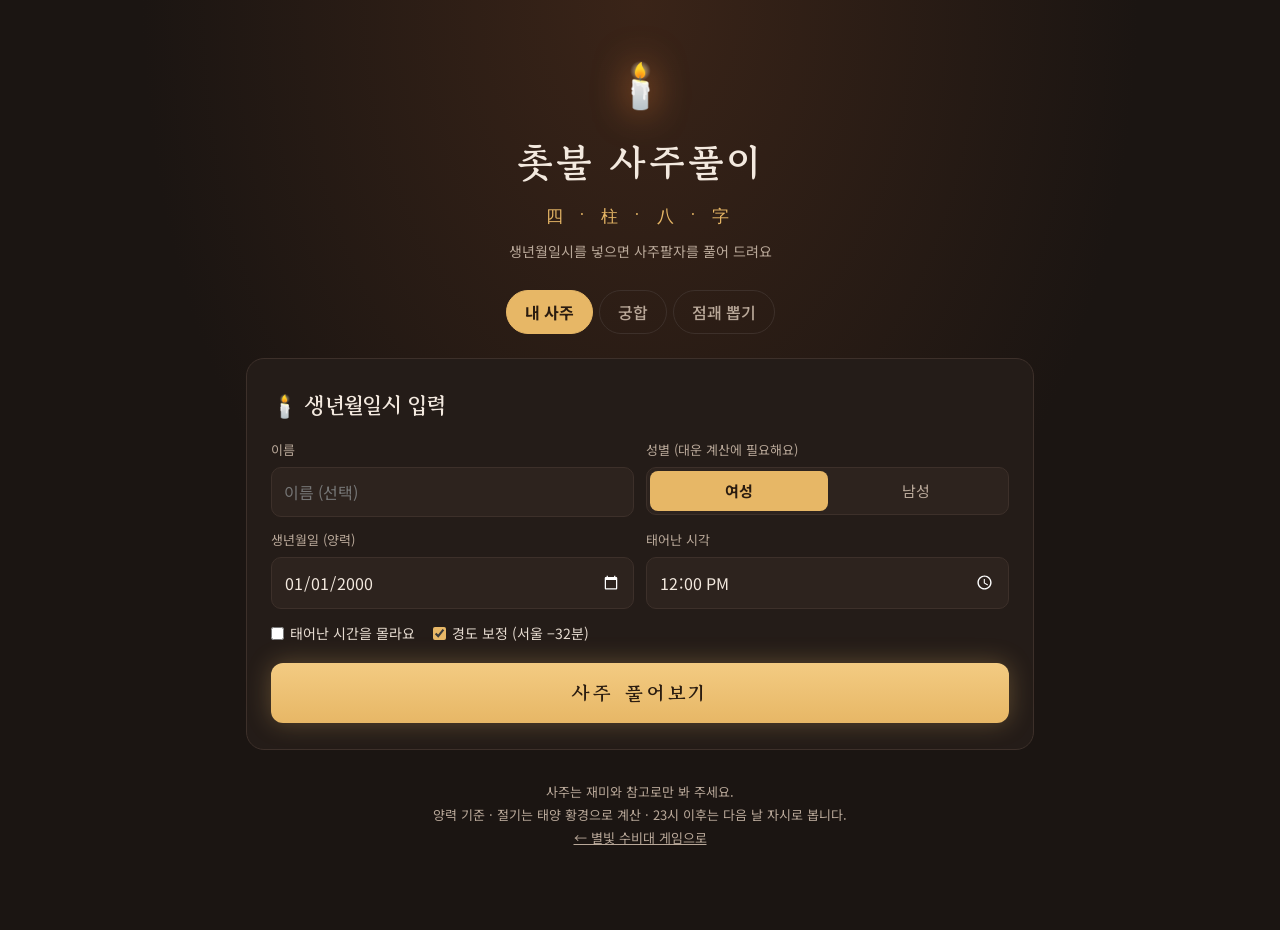
<file: saju.html>
<!DOCTYPE html>
<html lang="ko">
<head>
<meta charset="UTF-8">
<meta name="viewport" content="width=device-width, initial-scale=1">
<title>촛불 사주풀이</title>
<link rel="preconnect" href="https://fonts.googleapis.com">
<link rel="preconnect" href="https://fonts.gstatic.com" crossorigin>
<link href="https://fonts.googleapis.com/css2?family=Gowun+Batang:wght@400;700&family=Noto+Sans+KR:wght@400;500;700&display=swap" rel="stylesheet">
<style>
:root{
  --bg:#1b1512; --panel:#241c18; --panel2:#2d231e; --line:#3d302a;
  --text:#f3e9df; --body:#e6dbd0; --muted:#b9a899; --gold:#e7b766; --flame:#ff8a4c;
  --wood:#6fbf73; --fire:#ff6b4a; --earth:#d9a55b; --metal:#d8d8e0; --water:#5aa0e6;
}
*{box-sizing:border-box;margin:0;padding:0}
body{background:#1b1512 radial-gradient(ellipse at top,#3a2418 0%,var(--bg) 55%) no-repeat;color:var(--text);font-family:'Noto Sans KR',sans-serif;line-height:1.75;min-height:100vh}
.serif{font-family:'Gowun Batang',serif}
.wrap{max-width:820px;margin:0 auto;padding:44px 16px 80px}
header{text-align:center;margin-bottom:26px}
.candle{font-size:44px;filter:drop-shadow(0 0 18px rgba(255,140,60,.7));animation:flick 3s ease-in-out infinite;display:inline-block}
@keyframes flick{0%,100%{transform:scale(1)}50%{transform:scale(1.06) translateY(-1px)}}
h1{font-family:'Gowun Batang',serif;font-size:38px;letter-spacing:.08em;margin:8px 0 4px}
.hanja{color:var(--gold);font-family:'Gowun Batang',serif;font-size:17px;letter-spacing:.3em}
.meta{color:var(--muted);font-size:14px;margin-top:10px}
.tag{display:inline-block;margin-top:14px;padding:6px 16px;border:1px solid var(--gold);border-radius:999px;color:var(--gold);font-size:14px}

nav.tabs{display:flex;gap:6px;justify-content:center;margin:0 0 24px;flex-wrap:wrap}
nav.tabs button{font:inherit;font-weight:500;color:var(--muted);background:transparent;border:1px solid var(--line);border-radius:999px;padding:7px 18px;cursor:pointer;transition:all .15s}
nav.tabs button:hover{border-color:var(--gold);color:var(--text)}
nav.tabs button.on{background:var(--gold);border-color:var(--gold);color:#2a1c10;font-weight:700}
.panel{display:none}
.panel.on{display:block;animation:fade .4s ease}
@keyframes fade{from{opacity:0;transform:translateY(6px)}to{opacity:1;transform:none}}

section{background:var(--panel);border:1px solid var(--line);border-radius:18px;padding:26px 24px;margin-bottom:22px}
h2{font-family:'Gowun Batang',serif;font-size:22px;margin-bottom:16px;display:flex;align-items:center;gap:10px}
h2 .n{color:var(--gold);font-size:14px;border:1px solid var(--gold);border-radius:50%;width:28px;height:28px;flex:none;display:inline-flex;align-items:center;justify-content:center;font-family:'Noto Sans KR'}
h3{font-size:16px;margin:20px 0 6px;color:var(--gold)}
p{color:var(--body)}
p+p{margin-top:8px}
ul{padding-left:18px;color:var(--body)}
li{margin:4px 0}
b{color:#fff}
.note{font-size:13px;color:var(--muted);margin-top:14px;padding:10px 14px;background:var(--panel2);border-radius:10px}
.muted{color:var(--muted)}

/* form */
.frow{display:grid;grid-template-columns:1fr 1fr;gap:12px;margin-bottom:12px}
label.f{display:block;font-size:13px;color:var(--muted);margin-bottom:5px}
input[type=text],input[type=date],input[type=time]{width:100%;font:inherit;color:var(--text);background:var(--panel2);border:1px solid var(--line);border-radius:10px;padding:10px 12px;color-scheme:dark}
input:focus{outline:none;border-color:var(--gold);box-shadow:0 0 0 3px rgba(231,183,102,.18)}
input:disabled{opacity:.45}
.seg{display:flex;background:var(--panel2);border:1px solid var(--line);border-radius:10px;padding:3px}
.seg label{flex:1;text-align:center;padding:7px 0;border-radius:8px;cursor:pointer;color:var(--muted);font-size:15px}
.seg input{display:none}
.seg label:has(input:checked){background:var(--gold);color:#2a1c10;font-weight:700}
.checks{display:flex;flex-wrap:wrap;gap:6px 18px;font-size:14px;color:var(--body)}
.checks label{display:flex;align-items:center;gap:6px;cursor:pointer}
.checks input{accent-color:var(--gold)}
.btn{display:block;width:100%;margin-top:18px;font:inherit;font-family:'Gowun Batang',serif;font-size:19px;font-weight:700;letter-spacing:.2em;color:#2a1c10;background:linear-gradient(180deg,#f3cb82,var(--gold));border:none;border-radius:12px;padding:13px;cursor:pointer;box-shadow:0 0 24px rgba(231,183,102,.3);transition:transform .1s,filter .15s}
.btn:hover{filter:brightness(1.06)}
.btn:active{transform:scale(.98)}
.btn.ghost{background:transparent;color:var(--gold);border:1px solid var(--gold);box-shadow:none;font-size:16px}

/* pillars */
.pillars{display:grid;grid-template-columns:repeat(4,1fr);gap:10px}
.pillar{text-align:center}
.plabel{font-size:12.5px;color:var(--muted);margin-bottom:6px;line-height:1.4}
.cell{border-radius:14px;padding:12px 4px;margin-bottom:8px;border:1px solid rgba(255,255,255,.08);opacity:0;transform:rotateY(90deg);transition:opacity .4s,transform .5s}
.cell.show{opacity:1;transform:none}
.cell .h{font-family:'Gowun Batang',serif;font-size:36px;line-height:1.1;font-weight:700}
.cell .k{font-size:13px;opacity:.9}
.cell .s{font-size:11px;opacity:.75;margin-top:2px}
.cell.unk{background:var(--panel2);color:var(--muted)}
.e0{background:linear-gradient(160deg,rgba(111,191,115,.28),rgba(111,191,115,.08));color:#d3f0d4}
.e1{background:linear-gradient(160deg,rgba(255,107,74,.28),rgba(255,107,74,.08));color:#ffd2c4}
.e2{background:linear-gradient(160deg,rgba(217,165,91,.28),rgba(217,165,91,.08));color:#f7e2c3}
.e3{background:linear-gradient(160deg,rgba(216,216,224,.28),rgba(216,216,224,.08));color:#f2f2f6}
.e4{background:linear-gradient(160deg,rgba(90,160,230,.28),rgba(90,160,230,.08));color:#cfe4fb}
.c0{color:var(--wood)}.c1{color:var(--fire)}.c2{color:var(--earth)}.c3{color:var(--metal)}.c4{color:var(--water)}
.me{outline:2px solid var(--gold);box-shadow:0 0 20px rgba(231,183,102,.35)}

/* bars */
.bar{display:grid;grid-template-columns:78px 1fr 30px;align-items:center;gap:10px;margin:9px 0;font-size:14px}
.track{height:14px;background:var(--panel2);border-radius:99px;overflow:hidden}
.fill{height:100%;width:0;border-radius:99px;transition:width 1s cubic-bezier(.2,.8,.2,1)}
.bar .num{text-align:right;color:var(--muted)}

.grid2{display:grid;grid-template-columns:1fr 1fr;gap:12px}
.card{background:var(--panel2);border-radius:14px;padding:16px}
.card .t{font-weight:700;margin-bottom:4px}
.good .t{color:#9be29e}.bad .t{color:#ffb08a}

/* 대운 */
.tl{display:grid;grid-template-columns:repeat(4,1fr);gap:10px}
.tl .c{background:var(--panel2);border-radius:14px;padding:12px 8px;text-align:center;border:1px solid transparent}
.tl .c.now{border-color:var(--gold);box-shadow:0 0 16px rgba(231,183,102,.25)}
.tl .age{font-size:12px;color:var(--muted)}
.tl .gz{font-family:'Gowun Batang',serif;font-size:22px;font-weight:700;margin:2px 0}
.tl .d{font-size:12.5px;color:var(--body);line-height:1.5}

.year{display:grid;grid-template-columns:120px 1fr;gap:14px;padding:14px 0;border-bottom:1px dashed var(--line)}
.year:last-child{border-bottom:none}
.year .y{font-family:'Gowun Batang',serif;font-size:18px;color:var(--gold)}
.year .y small{display:block;font-size:13px;color:var(--muted)}
.stars{color:var(--gold);font-size:13px;letter-spacing:2px}
.year .txt{color:var(--body)}

.lucky{display:grid;grid-template-columns:repeat(4,1fr);gap:10px;text-align:center}
.lucky .c{background:var(--panel2);border-radius:14px;padding:14px 8px}
.lucky .i{font-size:26px}
.lucky .l{font-size:12px;color:var(--muted)}
.lucky .v{font-weight:700;font-size:14px}
.sw{display:inline-block;width:14px;height:14px;border-radius:50%;vertical-align:middle;margin:0 2px;border:1px solid rgba(255,255,255,.3)}

table{width:100%;border-collapse:collapse;font-size:14px}
td,th{padding:9px 8px;border-bottom:1px solid var(--line);text-align:left;vertical-align:top;color:var(--body)}
th{color:var(--gold);font-weight:500;font-size:13px}
td:first-child{font-family:'Gowun Batang',serif;font-weight:700;white-space:nowrap;color:var(--text)}

.score{display:grid;grid-template-columns:56px 1fr 34px;align-items:center;gap:10px;margin:5px 0;font-size:14px;color:var(--body)}
.chips{display:flex;flex-wrap:wrap;gap:8px;margin-top:12px}
.chip{background:var(--panel2);border-radius:999px;padding:4px 12px;font-size:14px;color:var(--body)}
.chip b{color:var(--gold)}

.summary{text-align:center;background:linear-gradient(160deg,rgba(231,183,102,.15),var(--panel))}
.summary p{font-family:'Gowun Batang',serif;font-size:19px;color:#fff}

/* 궁합 */
.gauge{position:relative;width:190px;height:190px;margin:6px auto 10px}
.gauge svg{width:100%;height:100%;transform:rotate(-90deg)}
.gauge .val{position:absolute;inset:0;display:flex;flex-direction:column;align-items:center;justify-content:center;font-family:'Gowun Batang',serif}
.gauge .val b{font-size:46px;color:var(--gold);line-height:1}
.gauge .val span{font-size:14px;color:var(--muted)}
.quote{font-family:'Gowun Batang',serif;font-size:19px;text-align:center;color:#fff;margin:4px 0 16px}

/* 점괘 */
.tube-wrap{display:flex;justify-content:center;padding:24px 0 6px}
.tube{position:relative;width:110px;height:190px;cursor:pointer;transform-origin:50% 90%}
.tube.shake{animation:shake .12s linear infinite}
@keyframes shake{0%{transform:rotate(-9deg)}50%{transform:rotate(9deg)}100%{transform:rotate(-9deg)}}
.tube .body{position:absolute;bottom:0;left:0;right:0;height:140px;background:linear-gradient(90deg,#5a2f18,#9b5a33 40%,#6a3a1f);border-radius:14px 14px 18px 18px;box-shadow:inset 0 -10px 0 rgba(0,0,0,.2),0 0 30px rgba(255,140,60,.15);display:flex;align-items:center;justify-content:center;color:var(--gold);font-family:'Gowun Batang',serif;font-size:34px;font-weight:700}
.tube .stick{position:absolute;width:8px;height:70px;background:#e7c993;border-radius:3px;bottom:110px}
.tube .stick.out{transition:bottom .6s cubic-bezier(.2,.9,.3,1.2);bottom:170px}
.tube .stick.out::after{content:"";position:absolute;top:0;left:0;right:0;height:12px;background:var(--fire);border-radius:3px 3px 0 0}
.lot{max-width:420px;margin:16px auto 0;text-align:center;background:var(--panel2);border:1px solid var(--gold);border-radius:14px;padding:18px;display:none;box-shadow:0 0 24px rgba(231,183,102,.2)}
.lot.show{display:block;animation:pop .45s cubic-bezier(.2,.9,.3,1.3)}
@keyframes pop{from{transform:scale(.6);opacity:0}to{transform:none;opacity:1}}
.lot .rank{font-family:'Gowun Batang',serif;font-size:42px;font-weight:700;color:var(--gold);line-height:1.15}
.lot .poem{font-family:'Gowun Batang',serif;font-size:17px;margin:10px 0;white-space:pre-line;color:#fff}
.lot .detail{font-size:14px;text-align:left;margin-top:10px;border-top:1px dashed var(--line);padding-top:10px;color:var(--body)}

/* 신살 */
.sals{display:grid;grid-template-columns:1fr 1fr;gap:12px}
.sal{background:var(--panel2);border-radius:14px;padding:14px 16px;border-left:3px solid var(--line)}
.sal.good{border-left-color:#9be29e}.sal.mid{border-left-color:var(--gold)}.sal.bad{border-left-color:#ff8a6a}
.sal .nm{font-family:'Gowun Batang',serif;font-size:18px;font-weight:700;color:#fff}
.sal .hz{font-size:13px;color:var(--muted);margin-left:4px}
.sal .wh{font-size:12px;color:var(--gold);margin:2px 0 6px}
.sal p{font-size:14px;line-height:1.65}
.badge{display:inline-block;font-size:11px;padding:1px 8px;border-radius:99px;margin-left:6px;vertical-align:middle;font-family:'Noto Sans KR'}
.badge.good{background:rgba(155,226,158,.15);color:#9be29e}.badge.mid{background:rgba(231,183,102,.15);color:var(--gold)}.badge.bad{background:rgba(255,138,106,.15);color:#ffb08a}
/* 대운 상세 */
.dd{padding:14px 0;border-bottom:1px dashed var(--line)}
.dd:last-child{border-bottom:none}
.dd .hd{display:flex;align-items:baseline;gap:10px;flex-wrap:wrap;margin-bottom:4px}
.dd .ag{font-family:'Gowun Batang',serif;font-size:18px;color:var(--gold);font-weight:700}
.dd .gz2{font-family:'Gowun Batang',serif;font-size:16px;color:#fff}
.dd.now{background:linear-gradient(90deg,rgba(231,183,102,.1),transparent);border-radius:12px;padding:14px 12px;border-bottom:none;margin-bottom:1px}
.dd p{font-size:14.5px}
.tags{display:flex;flex-wrap:wrap;gap:6px;margin-top:6px}
.tg2{font-size:12px;background:var(--panel2);border-radius:99px;padding:2px 10px;color:var(--body)}
.tg2.hot{background:rgba(255,107,74,.18);color:#ffc2b0}
.mt{display:grid;grid-template-columns:1fr 1fr;gap:12px;margin-top:6px}
.mt .card .t{color:var(--gold)}
.mt .card p,.mt .card li{font-size:14px}
@media(max-width:600px){.sals,.mt{grid-template-columns:1fr}}
footer{text-align:center;color:var(--muted);font-size:13px;margin-top:30px;line-height:1.8}
footer a{color:var(--muted)}
.hide{display:none!important}
@media(max-width:600px){
  .grid2,.frow{grid-template-columns:1fr}
  .tl,.lucky{grid-template-columns:repeat(2,1fr)}
  .cell .h{font-size:28px}
  h1{font-size:30px}
  .year{grid-template-columns:1fr;gap:4px}
  section{padding:22px 16px}
}
</style>
</head>
<body>
<div class="wrap">

<header id="hero">
  <div class="candle">🕯️</div>
  <h1 id="heroName">촛불 사주풀이</h1>
  <div class="hanja" id="heroHanja">四 · 柱 · 八 · 字</div>
  <div class="meta" id="heroMeta">생년월일시를 넣으면 사주팔자를 풀어 드려요</div>
  <div class="tag hide" id="heroTag"></div>
</header>

<nav class="tabs">
  <button data-tab="me" class="on">내 사주</button>
  <button data-tab="match">궁합</button>
  <button data-tab="lot">점괘 뽑기</button>
</nav>

<!-- ===================== 내 사주 ===================== -->
<div id="tab-me" class="panel on">
  <section id="formBox">
    <h2>🕯️ 생년월일시 입력</h2>
    <form id="formMe">
      <div class="frow">
        <div><label class="f" for="nameMe">이름</label><input type="text" id="nameMe" placeholder="이름 (선택)" maxlength="12"></div>
        <div><label class="f">성별 (대운 계산에 필요해요)</label>
          <div class="seg"><label><input type="radio" name="gMe" value="F" checked>여성</label><label><input type="radio" name="gMe" value="M">남성</label></div></div>
      </div>
      <div class="frow">
        <div><label class="f" for="dateMe">생년월일 (양력)</label><input type="date" id="dateMe" required min="1920-01-01" max="2100-12-31" value="2000-01-01"></div>
        <div><label class="f" for="timeMe">태어난 시각</label><input type="time" id="timeMe" value="12:00"></div>
      </div>
      <div class="checks">
        <label><input type="checkbox" id="unkMe"> 태어난 시간을 몰라요</label>
        <label title="한국 표준시는 동경 135도 기준이라 실제 태양 시각보다 약 32분(서울 기준) 빠릅니다."><input type="checkbox" id="corrMe" checked> 경도 보정 (서울 −32분)</label>
      </div>
      <button class="btn" type="submit">사주 풀어보기</button>
    </form>
  </section>

  <div id="resultMe" class="hide">
    <section>
      <h2><span class="n">1</span>사주팔자 한눈에 보기</h2>
      <div class="pillars" id="pillars"></div>
      <p style="margin-top:14px" id="pillarLine"></p>
      <div class="note hide" id="timeNote"></div>
      <div id="palace"></div>
    </section>

    <section>
      <h2><span class="n">2</span>오행 균형</h2>
      <div id="bars"></div>
      <div id="ohaengText"></div>
    </section>

    <section>
      <h2><span class="n">3</span>타고난 성격</h2>
      <p id="dmText"></p>
      <div id="dmMore"></div>
      <div class="grid2" style="margin-top:14px">
        <div class="card good"><div class="t">✨ 장점</div><ul id="goodList"></ul></div>
        <div class="card bad"><div class="t">🌱 조심할 점</div><ul id="badList"></ul></div>
      </div>
      <h3 id="iljuTitle"></h3>
      <p id="iljuText"></p>
      <p id="iljuAnimal" style="margin-top:8px"></p>
      <div id="yinyang"></div>
    </section>

    <section>
      <h2><span class="n">4</span>십신으로 보는 나</h2>
      <p style="margin-bottom:10px">십신은 각 글자가 '나(일간)'에게 어떤 역할을 하는지 나타내요.</p>
      <table><thead><tr><th>십신</th><th>글자</th><th>뜻 (쉽게)</th></tr></thead><tbody id="tgTable"></tbody></table>
      <div id="tg10"></div>
    </section>

    <section>
      <h2><span class="n">5</span>신살 — 내 사주에 있는 살(煞)과 귀인</h2>
      <p style="margin-bottom:14px">살은 무서운 게 아니라 <b>강하게 튀는 개성</b>이에요. 잘 쓰면 재능이 되고, 모르고 지나치면 조심할 점이 돼요.</p>
      <div class="sals" id="sals"></div>
      <div class="note" id="salNote"></div>
    </section>

    <section>
      <h2><span class="n">6</span>잘 맞는 직업 · 적성</h2>
      <div id="jobs"></div>
    </section>

    <section>
      <h2><span class="n">7</span>연애 · 결혼운</h2>
      <div id="love"></div>
    </section>

    <section>
      <h2><span class="n">8</span>나와 잘 맞는 궁합</h2>
      <div id="bestMatch"></div>
    </section>

    <section>
      <h2><span class="n">9</span>재물 · 건강 · 인간관계</h2>
      <div id="fields"></div>
    </section>

    <section>
      <h2><span class="n">10</span>나이별 운세 — 10년마다 바뀌는 대운</h2>
      <p style="margin-bottom:14px" id="daeunIntro"></p>
      <div class="tl" id="daeun"></div>
      <p style="margin-top:14px" id="daeunSum"></p>
      <div id="daeunDetail" style="margin-top:8px"></div>
    </section>

    <section>
      <h2><span class="n">11</span>해마다 보는 운세 (앞으로 10년)</h2>
      <div id="years"></div>
    </section>

    <section>
      <h2><span class="n">12</span>올해 달마다 보는 운세</h2>
      <p style="margin-bottom:14px" id="monthIntro"></p>
      <div class="tl" id="months"></div>
    </section>

    <section>
      <h2><span class="n">12</span>오늘의 운세</h2>
      <p class="muted" id="todayMeta" style="font-size:14px;margin-bottom:6px"></p>
      <p id="todayText" style="margin-bottom:10px"></p>
      <div id="todayScores"></div>
      <div class="chips" id="todayLucky"></div>
    </section>

    <section>
      <h2><span class="n">13</span>나에게 좋은 기운</h2>
      <p style="margin-bottom:14px" id="luckyIntro"></p>
      <div class="lucky" id="lucky"></div>
      <ul style="margin-top:14px" id="luckyTips"></ul>
    </section>

    <section class="summary">
      <h2 style="justify-content:center">🕯️ 한 줄 요약</h2>
      <p id="summary"></p>
    </section>

    <button class="btn ghost" id="retry" style="max-width:260px;margin:0 auto">다른 사람 사주 보기</button>
  </div>
</div>

<!-- ===================== 궁합 ===================== -->
<div id="tab-match" class="panel">
  <form id="formMatch">
    <div class="grid2" style="margin-bottom:0">
      <section style="margin-bottom:12px">
        <h2>첫 번째 사람</h2>
        <label class="f" for="nA">이름</label><input type="text" id="nA" placeholder="나" maxlength="12">
        <label class="f" for="dA" style="margin-top:10px">생년월일 (양력)</label><input type="date" id="dA" required min="1920-01-01" max="2100-12-31" value="2000-01-01">
        <label class="f" for="tA" style="margin-top:10px">태어난 시각</label><input type="time" id="tA" value="12:00">
        <div class="checks" style="margin-top:8px"><label><input type="checkbox" id="uA"> 시간 모름</label></div>
      </section>
      <section style="margin-bottom:12px">
        <h2>두 번째 사람</h2>
        <label class="f" for="nB">이름</label><input type="text" id="nB" placeholder="상대" maxlength="12">
        <label class="f" for="dB" style="margin-top:10px">생년월일 (양력)</label><input type="date" id="dB" required min="1920-01-01" max="2100-12-31" value="2000-06-15">
        <label class="f" for="tB" style="margin-top:10px">태어난 시각</label><input type="time" id="tB" value="12:00">
        <div class="checks" style="margin-top:8px"><label><input type="checkbox" id="uB"> 시간 모름</label></div>
      </section>
    </div>
    <button class="btn" type="submit" style="margin:0 0 22px">궁합 보기</button>
  </form>

  <section id="resultMatch" class="hide">
    <h2>💞 두 사람의 궁합</h2>
    <div class="gauge">
      <svg viewBox="0 0 100 100">
        <circle cx="50" cy="50" r="42" fill="none" stroke="var(--panel2)" stroke-width="9"/>
        <circle id="gArc" cx="50" cy="50" r="42" fill="none" stroke="var(--gold)" stroke-width="9" stroke-linecap="round"
                stroke-dasharray="263.9" stroke-dashoffset="263.9" style="transition:stroke-dashoffset 1.2s cubic-bezier(.2,.8,.2,1)"/>
      </svg>
      <div class="val"><b id="gNum">0</b><span>점</span></div>
    </div>
    <div class="quote" id="mQuote"></div>
    <div class="pillars" id="mPair" style="grid-template-columns:1fr 1fr;max-width:320px;margin:0 auto 6px"></div>
    <h3>풀이</h3>
    <ul id="mPts"></ul>
  </section>
</div>

<!-- ===================== 점괘 ===================== -->
<div id="tab-lot" class="panel">
  <section style="text-align:center">
    <h2 style="justify-content:center">🎋 오늘의 점괘</h2>
    <p class="muted">마음속으로 질문을 하나 떠올리고 산통을 눌러 흔들어 보세요.</p>
    <div class="tube-wrap">
      <div class="tube" id="tube" role="button" tabindex="0" aria-label="산통 흔들기">
        <div class="stick" style="left:28px"></div>
        <div class="stick" style="left:42px;height:76px"></div>
        <div class="stick" id="pick" style="left:56px"></div>
        <div class="stick" style="left:70px;height:64px"></div>
        <div class="body">籤</div>
      </div>
    </div>
    <div class="lot" id="lot">
      <div class="muted" id="lotNo" style="font-size:13px"></div>
      <div class="rank" id="lotRank"></div>
      <div class="poem" id="lotPoem"></div>
      <div class="detail" id="lotDetail"></div>
    </div>
    <button class="btn ghost hide" id="again" style="max-width:240px;margin:16px auto 0">다시 뽑기</button>
  </section>
</div>

<footer>
  사주는 재미와 참고로만 봐 주세요.<br>
  양력 기준 · 절기는 태양 황경으로 계산 · 23시 이후는 다음 날 자시로 봅니다.<br>
  <a href="index.html">← 별빛 수비대 게임으로</a>
</footer>
</div>

<script>
// ===================== 기본 데이터 =====================
const STEM_H=['甲','乙','丙','丁','戊','己','庚','辛','壬','癸'];
const STEM_K=['갑','을','병','정','무','기','경','신','임','계'];
const BR_H=['子','丑','寅','卯','辰','巳','午','未','申','酉','戌','亥'];
const BR_K=['자','축','인','묘','진','사','오','미','신','유','술','해'];
const ANIMAL=['쥐','소','호랑이','토끼','용','뱀','말','양','원숭이','닭','개','돼지'];
const EL_K=['목','화','토','금','수'];
const EL_H=['木','火','土','金','水'];
const EL_NAME=['나무','불','흙','쇠','물'];
const EL_ICON=['🌳','🔥','⛰️','🪙','💧'];
const BR_EL=[4,2,0,0,2,1,1,2,3,3,2,4];
const BR_YIN=[1,1,0,1,0,0,1,1,0,1,0,0]; // 본기 기준 음(1)/양(0)
const COLOR_EL=['초록·청록','빨강·주황','노랑·베이지','흰색·은색','검정·남색'];
const SWATCH=[['#3f8f5a','#6fbf73'],['#d8402c','#ff8a4c'],['#d9a55b','#e3c78b'],['#ffffff','#cfcfd6'],['#1c2a4a','#3d6fb0']];
const DIR_EL=['동쪽','남쪽','중앙','서쪽','북쪽'];
const NUM_EL=['3 · 8','2 · 7','5 · 10','4 · 9','1 · 6'];
const SEASON_EL=['봄','여름','환절기','가을','겨울'];
const SEASON_ICON=['🌸','☀️','🍃','🍂','❄️'];

const stemEl=s=>Math.floor(s/2);
const mod=(a,n)=>((a%n)+n)%n;
// 일간 오행 me 기준 other 오행의 관계: 0 비겁, 1 식상, 2 재성, 3 관성, 4 인성
const rel=(me,other)=>mod(other-me,5);
const REL_NAME=['비겁','식상','재성','관성','인성'];
const TG_NAMES=[['비견','겁재'],['식신','상관'],['편재','정재'],['편관','정관'],['편인','정인']];
function tenGod(dm,x,isBranch){
  const el=isBranch?BR_EL[x]:stemEl(x), yin=isBranch?BR_YIN[x]:x%2;
  return TG_NAMES[rel(stemEl(dm),el)][yin===dm%2?0:1];
}

// ===================== 만세력 =====================
function sunLongitude(utcMs){
  const n=utcMs/86400000+2440587.5-2451545.0;
  const L=280.460+0.9856474*n, g=(357.528+0.9856003*n)*Math.PI/180;
  return mod(L+1.915*Math.sin(g)+0.020*Math.sin(2*g),360);
}
const termIdx=ms=>Math.floor(mod(sunLongitude(ms)-315,360)/30); // 0 = 인월(입춘)
// 다음(dir=1) 또는 이전(dir=-1) 절입 시각 찾기
function findTerm(ms,dir){
  const cur=termIdx(ms); let a=ms, b=ms;
  while(termIdx(b)===cur) b+=dir*86400000;
  a=b-dir*86400000;
  for(let i=0;i<40;i++){const m=(a+b)/2; if(termIdx(m)===cur) a=m; else b=m;}
  return dir>0?b:a;
}

function calcSaju(y,m,d,hour,minute,correct){
  const known=hour!==null;
  const h=known?hour:12, mi=known?minute:0;
  const utc=Date.UTC(y,m-1,d,h-9,mi);
  const monthIdx=termIdx(utc);
  const sy=(m<=2&&monthIdx>=10)?y-1:y; // 입춘 전은 전년도
  const yIdx=mod(sy-4,60), yS=yIdx%10, yB=yIdx%12;
  const mB=(monthIdx+2)%12, mS=(yS*2+2+monthIdx)%10;

  let local=Date.UTC(y,m-1,d,h,mi);
  if(known&&correct) local-=32*60000;
  const ld=new Date(local), lh=ld.getUTCHours();
  let dayMs=Date.UTC(ld.getUTCFullYear(),ld.getUTCMonth(),ld.getUTCDate());
  if(known&&lh>=23) dayMs+=86400000;
  const dIdx=mod(54+Math.round((dayMs-Date.UTC(2000,0,1))/86400000),60); // 2000-01-01 = 戊午
  const dS=dIdx%10, dB=dIdx%12;
  let hour_=null;
  if(known){const hB=Math.floor((lh+1)/2)%12; hour_=[(dS*2+hB)%10,hB];}
  return {year:[yS,yB],month:[mS,mB],day:[dS,dB],hour:hour_,sy,utc,monthIdx};
}
function dayPillarOf(date){
  const ms=Date.UTC(date.getFullYear(),date.getMonth(),date.getDate());
  const idx=mod(54+Math.round((ms-Date.UTC(2000,0,1))/86400000),60);
  return [idx%10,idx%12];
}
const yearPillar=y=>{const i=mod(y-4,60);return [i%10,i%12];};
const pillarIdx=([s,b])=>{for(let i=0;i<60;i++) if(i%10===s&&i%12===b) return i;};

// 대운: 양남음녀 순행, 음남양녀 역행. 절입까지 일수/3 = 대운수
function calcDaeun(s,male){
  const yangYear=s.year[0]%2===0;
  const fwd=(yangYear&&male)||(!yangYear&&!male);
  const t=findTerm(s.utc,fwd?1:-1);
  const days=Math.abs(t-s.utc)/86400000;
  const start=Math.max(1,Math.round(days/3));
  const base=pillarIdx(s.month), list=[];
  for(let i=1;i<=8;i++){const k=mod(base+(fwd?i:-i),60); list.push({p:[k%10,k%12],from:start+(i-1)*10});}
  return {fwd,start,list};
}

function countElements(s){
  const c=[0,0,0,0,0];
  [s.year,s.month,s.day,s.hour].filter(Boolean).forEach(([a,b])=>{c[stemEl(a)]++;c[BR_EL[b]]++;});
  return c;
}
const SAMHAP=[[8,0,4,4,'신·자·진','수국'],[2,6,10,1,'인·오·술','화국'],[5,9,1,3,'사·유·축','금국'],[11,3,7,0,'해·묘·미','목국']];
const BR_6HAP=(a,b)=>(a+b)%12===1;

function hash(str){let h=2166136261;for(let i=0;i<str.length;i++){h^=str.charCodeAt(i);h=Math.imul(h,16777619);}return h>>>0;}
function rng(seed){let a=seed||1;return()=>{a=Math.imul(a^(a>>>15),a|1);a^=a+Math.imul(a^(a>>>7),a|61);return((a^(a>>>14))>>>0)/4294967296;};}

// ===================== 풀이 텍스트 =====================
const DM=[
 {tag:'갑목(甲木) — 하늘로 곧게 뻗은 큰 나무', name:'큰 나무',
  t:'갑목은 숲에서 가장 먼저 하늘로 솟는 <b>큰 나무</b>예요. 곧고 정직하며, 한번 정한 목표를 향해 앞장서 나아가는 리더 타입이에요. 그늘이 넓어 사람들이 자연스럽게 모여들어요.',
  good:['정직하고 곧은 성격이에요','추진력과 리더십이 있어요','새로운 일을 시작하는 힘이 강해요','책임감이 강하고 의리가 있어요','성장하려는 의지가 커요'],
  bad:['고집이 세서 잘 굽히지 않아요','남의 말을 끝까지 듣기 어려워해요','한 번 꺾이면 회복이 느릴 수 있어요','자존심 때문에 도움을 잘 청하지 않아요']},
 {tag:'을목(乙木) — 바람에 흔들려도 꺾이지 않는 꽃', name:'꽃과 덩굴',
  t:'을목은 <b>꽃, 풀, 덩굴</b> 같은 나무예요. 부드럽고 유연해서 어디서든 잘 어울리고, 어려운 환경에서도 끈질기게 길을 찾아내요. 겉은 여려 보여도 속은 단단한 사람이에요.',
  good:['친화력이 좋아 누구와도 잘 지내요','상황에 맞춰 유연하게 움직여요','생활력과 끈기가 강해요','섬세하고 감각이 좋아요','현실적인 판단이 빨라요'],
  bad:['남의 눈치를 많이 봐요','속마음을 잘 드러내지 않아요','결정을 미루는 경우가 있어요','기댈 곳이 없으면 불안해해요']},
 {tag:'병화(丙火) — 세상을 고루 비추는 태양', name:'태양',
  t:'병화는 <b>한낮의 태양</b>이에요. 밝고 시원시원하며 숨김없는 솔직함으로 주변을 환하게 만들어요. 열정과 에너지가 넘쳐 어디서든 자연스럽게 눈에 띄어요.',
  good:['밝고 긍정적이에요','솔직하고 뒤끝이 없어요','열정과 행동력이 넘쳐요','사람들 앞에 서는 걸 두려워하지 않아요','통이 크고 베풀 줄 알아요'],
  bad:['감정이 빨리 달아오르고 빨리 식어요','꾸준함이 부족할 수 있어요','말이 앞서서 실수할 때가 있어요','관심받지 못하면 금방 시들해요']},
 {tag:'정화(丁火) — 어둠을 밝히는 촛불', name:'촛불',
  t:'정화는 태양처럼 큰 불이 아니라 <b>촛불, 등불, 별빛</b> 같은 불이에요. 크게 나서지 않아도 곁에 있는 사람을 따뜻하게 비춰 줘요. 조용해 보여도 속은 뜨거운 사람이에요.',
  good:['섬세하고 눈치가 빨라요','정이 많고 사람을 잘 챙겨요','관심 있는 건 깊게 파고들어요','예의 바르고 자기만의 기준이 분명해요','감수성과 표현력이 좋아요'],
  bad:['생각이 많아서 걱정이 쌓이기 쉬워요','자존심이 세서 쉽게 굽히지 않아요','감정이 한번 올라오면 확 타올라요','혼자 끙끙 앓는 편이에요']},
 {tag:'무토(戊土) — 모든 것을 품는 큰 산', name:'큰 산',
  t:'무토는 <b>크고 듬직한 산</b>이에요. 쉽게 흔들리지 않고, 사람들이 기대고 싶어 하는 믿음직한 존재예요. 포용력이 커서 갈등을 중재하는 역할을 자주 맡아요.',
  good:['믿음직하고 신뢰를 줘요','포용력이 크고 너그러워요','위기에도 쉽게 흔들리지 않아요','약속을 잘 지켜요','중재하고 정리하는 능력이 있어요'],
  bad:['변화에 느리게 반응해요','속마음을 잘 드러내지 않아 답답해 보여요','한번 정하면 고집스러워요','게으름이 찾아오면 오래 가요']},
 {tag:'기토(己土) — 씨앗을 키워내는 기름진 논밭', name:'논밭',
  t:'기토는 곡식을 키우는 <b>기름진 논밭</b>이에요. 현실적이고 실속 있으며, 사람과 일을 꼼꼼히 돌보는 자상함이 있어요. 차근차근 쌓아 올리는 힘이 강해요.',
  good:['꼼꼼하고 계획적이에요','남을 잘 돌보고 배려해요','현실 감각이 뛰어나요','다재다능하고 적응을 잘해요','실속을 챙길 줄 알아요'],
  bad:['걱정과 의심이 많은 편이에요','손해 보기 싫어 기회를 놓칠 수 있어요','속으로 계산을 많이 해요','남 신경 쓰다 내 것을 놓쳐요']},
 {tag:'경금(庚金) — 단련될수록 빛나는 강철', name:'바위와 강철',
  t:'경금은 <b>바위와 무쇠</b>예요. 의리 있고 결단력이 강하며, 옳다고 믿는 일에는 물러서지 않아요. 불에 단련될수록 명검이 되는 것처럼 시련을 겪을수록 강해져요.',
  good:['결단력과 실행력이 뛰어나요','의리가 있고 뒤끝이 없어요','위기에 강하고 승부욕이 있어요','공과 사가 분명해요','정의감이 강해요'],
  bad:['말이 직설적이라 오해를 사기도 해요','융통성이 부족해 보일 수 있어요','한번 틀어지면 되돌리기 어려워요','과격하게 밀어붙일 때가 있어요']},
 {tag:'신금(辛金) — 반짝이는 보석', name:'보석',
  t:'신금은 잘 다듬어진 <b>보석과 구슬</b>이에요. 예리한 감각과 깔끔한 일 처리, 뛰어난 미적 감각을 지녔어요. 자신의 가치를 알아주는 곳에서 가장 빛나요.',
  good:['감각이 예리하고 섬세해요','깔끔하고 완벽을 추구해요','미적 감각이 뛰어나요','자기 관리를 잘해요','말에 날카로운 통찰이 있어요'],
  bad:['자존심이 강하고 예민해요','작은 상처도 오래 기억해요','완벽주의로 스스로를 피곤하게 해요','비판에 민감해요']},
 {tag:'임수(壬水) — 끝없이 흐르는 바다', name:'바다',
  t:'임수는 <b>바다와 큰 강</b>이에요. 지혜롭고 포부가 크며, 얽매이기 싫어하는 자유로운 영혼이에요. 큰 그림을 그리는 능력과 적응력이 탁월해요.',
  good:['지혜롭고 머리 회전이 빨라요','포부가 크고 스케일이 넓어요','어떤 환경에도 잘 적응해요','포용력이 있어요','자유롭고 창의적이에요'],
  bad:['관심사가 넓어 한곳에 머물기 어려워요','속을 알 수 없다는 말을 들어요','규칙에 얽매이는 걸 싫어해요','감정 기복이 파도처럼 클 수 있어요']},
 {tag:'계수(癸水) — 조용히 만물을 적시는 이슬비', name:'이슬비',
  t:'계수는 <b>이슬과 빗물</b>이에요. 총명하고 감수성이 풍부하며 직관이 뛰어나요. 드러나지 않게 주변을 돕는 조용한 힘이 있고, 상상력과 기획력이 좋아요.',
  good:['총명하고 직관이 뛰어나요','상상력과 아이디어가 풍부해요','배려심이 깊고 다정해요','적응력이 좋아요','기획하고 꾀를 내는 데 능해요'],
  bad:['생각이 많아 예민해지기 쉬워요','걱정이 많고 불안해할 때가 있어요','마음을 쉽게 열지 않아요','우울감에 빠지기 쉬워요']}
];
const SEAT=[ // 일지(배우자 자리)와의 관계별 일주 풀이
 '나와 같은 기운 위에 앉아 있어요. <b>자기 확신이 강하고 독립심이 큰 자리</b>예요. 남에게 기대기보다 "내가 할게" 하는 타입이에요.',
 '내가 낳는 기운 위에 앉아 있어요. <b>표현하고 베푸는 자리</b>예요. 재주가 많고 말이나 손으로 무언가를 만들어 내는 걸 좋아해요.',
 '내가 다스리는 기운 위에 앉아 있어요. <b>현실 감각과 실속이 있는 자리</b>예요. 결과를 만들어 내는 힘이 있고, 생활력이 강해요.',
 '나를 다스리는 기운 위에 앉아 있어요. <b>스스로를 다잡는 자리</b>예요. 책임감이 강하고 바르게 살려는 마음이 커요. 가끔은 스스로에게 너그러워져도 좋아요.',
 '나를 돕는 기운 위에 앉아 있어요. <b>든든한 뿌리가 있는 자리</b>예요. 배우는 걸 좋아하고, 주변의 도움과 사랑을 잘 받아요.'
];
const TG_MEAN=[
 '나와 같은 기운이에요. <b>자존심, 독립심, 친구, 경쟁</b>을 뜻해요.',
 '내가 낳는 기운이에요. <b>표현력, 재능, 손재주, 먹는 복</b>을 뜻해요.',
 '내가 다스리는 기운이에요. <b>돈, 현실 감각, 결과물</b>을 뜻해요.',
 '나를 다스리는 기운이에요. <b>규칙, 책임감, 조직, 명예</b>를 뜻해요.',
 '나를 돕는 기운이에요. <b>공부, 직관, 어머니, 도움</b>을 뜻해요.'
];
const TG_EMPTY=[
 '비어 있어서 혼자 버티기보다 <b>함께할 사람</b>이 있을 때 힘이 나요.',
 '비어 있어서 생각을 밖으로 꺼내는 연습을 하면 크게 성장해요.',
 '비어 있어서 <b>돈보다 의미나 재미</b>를 먼저 따지는 편이에요.',
 '비어 있어서 규칙에 얽매이기 싫어하는 <b>자유로운</b> 성향이에요.',
 '비어 있어서 남에게 배우기보다 <b>직접 부딪혀 익히는</b> 타입이에요.'
];
const CAREER=[
 ['창업, 프리랜서, 스포츠, 팀 리더, 영업','혼자서도 밀고 나가는 힘이 강점이에요. 경쟁이 있는 환경에서 더 빛나요.'],
 ['콘텐츠 기획, 예술·디자인, 교육·강의, 방송, 요리','표현하는 힘이 중심이에요. 생각을 <b>결과물로 만들어 보여 주는 일</b>이 잘 맞아요.'],
 ['경영, 금융, 무역·유통, 회계, 마케팅','현실 감각이 중심이에요. 숫자와 성과가 분명하게 보이는 일에서 능력이 드러나요.'],
 ['공무원, 법·행정, 대기업 조직, 의료, 군·경찰','책임감과 규칙이 중심이에요. 체계가 잡힌 조직에서 차근차근 올라가는 힘이 있어요.'],
 ['연구, 교육, 기록·문헌정보, 출판·편집, 상담','배우고 정리하는 힘이 중심이에요. <b>지식을 모으고 연결하는 일</b>과 잘 맞아요.']
];
const HEALTH=[
 '나무 기운이 강하면 <b>간, 눈, 근육</b>이 피로해지기 쉬워요. 스트레칭과 규칙적인 수면이 좋아요.',
 '불이 많은 사주는 <b>열이 위로 오르기 쉬워요.</b> 스트레스가 쌓이면 잠이 줄거나 눈이 피로해져요. 물 자주 마시고 가볍게 걷는 습관이 잘 맞아요.',
 '흙 기운이 강하면 <b>위장과 소화</b>를 챙겨야 해요. 규칙적인 식사와 천천히 먹는 습관이 도움이 돼요.',
 '쇠 기운이 강하면 <b>호흡기와 피부</b>가 예민해지기 쉬워요. 건조하지 않게 관리하고 깊게 숨 쉬는 운동이 좋아요.',
 '물 기운이 강하면 <b>몸이 차고 순환</b>이 약해지기 쉬워요. 따뜻한 음식과 반신욕, 땀 나는 운동이 잘 맞아요.'
];
const DAEUN_D=[
 ['나를 밀어주는 힘이 커지는 시기','독립과 경쟁이 함께 오는 시기'],
 ['재능을 마음껏 펼치는 시기','표현은 늘지만 말조심이 필요한 시기'],
 ['현실적 성과와 재물이 따르는 시기','바쁘지만 실속을 챙겨야 할 시기'],
 ['책임과 자리가 커지는 시기','부담이 커지니 쉼이 필요한 시기'],
 ['배우고 도움 받으며 자라는 시기','생각이 많아지니 실행이 필요한 시기']
];
const YEAR_TXT=[
 '나와 같은 기운의 해예요. 자신감이 오르고 새 친구, 새 모임이 많이 생겨요. 경쟁하거나 감정이 부딪히는 일도 생기고, 돈이 사람 관계로 새기 쉬워요.',
 '내 재능이 밖으로 흘러나오는 해예요. 발표, 글쓰기, 창작처럼 <b>나를 드러내는 일</b>에 좋아요. 말이 앞서면 구설이 따를 수 있어요.',
 '재물 기운이 들어오는 해예요. 아르바이트, 성과급, 계약처럼 <b>현실적인 결과</b>가 따라오기 좋아요. 욕심보다 실속을 챙기세요.',
 '책임과 명예의 해예요. 합격, 승진, 자리 이동 같은 변화가 생기기 쉬워요. 부담감도 함께 오니 건강을 챙기세요.',
 '나를 돕는 기운의 해예요. 공부, 자격증, 문서 운이 좋고 윗사람의 도움을 받아요. 생각만 하다 실행이 늦어지지 않게 하세요.'
];
const TODAY_TXT=[
 '주관이 뚜렷해지는 날. 스스로 결정할 일을 미루지 말고 밀어붙이세요. 다만 고집 때문에 다툼이 생기지 않게 조심.',
 '표현력이 좋아지는 날. 미뤄둔 연락, 발표, 글쓰기에 좋아요. 맛있는 음식이 행운을 불러요.',
 '실속을 챙기기 좋은 날. 정리·정산·쇼핑에서 이득을 볼 수 있어요. 작은 지출을 잘 관리하세요.',
 '책임감이 요구되는 날. 맡은 일을 꼼꼼히 끝내면 좋은 평가가 따라요. 무리한 약속은 피하세요.',
 '도움의 손길이 닿는 날. 배우고 읽고 계획하기에 좋아요. 윗사람의 조언에 귀 기울여 보세요.'
];

// ===================== 신살 · 직업 · 연애 데이터 =====================
const GROUP4=b=>[[8,0,4],[2,6,10],[5,9,1],[11,3,7]].findIndex(g=>g.includes(b)); // 신자진·인오술·사유축·해묘미
const DOHWA=[9,3,6,0], YEOKMA=[2,8,11,5], HWAGAE=[4,10,1,7];
const CHEONEUL=[[1,7],[0,8],[11,9],[11,9],[1,7],[0,8],[1,7],[2,6],[5,3],[5,3]];
const MUNCHANG=[5,6,8,9,8,9,11,0,2,3];
const YANGIN={0:3,2:6,4:6,6:9,8:0};
const HONGYEOM=[6,6,2,7,4,4,10,9,0,8];
const BAEKHO=['甲辰','乙未','丙戌','丁丑','戊辰','壬戌','癸丑'];
const GOEGANG=['庚辰','庚戌','壬辰','壬戌','戊戌'];
const WONJIN=[[0,7],[1,6],[2,9],[3,8],[4,11],[5,10]];
const POS_MEAN={'년주':'조상·어린 시절','월주':'부모·사회','일주':'나·배우자','시주':'자녀·말년'};
const SAL={
 cheoneul:{n:'천을귀인',h:'天乙貴人',k:'good',d:'사주에서 가장 좋은 길신이에요. 어려울 때마다 <b>도와주는 귀인</b>이 나타나고 위기를 넘기는 힘이 있어요. 인복이 좋은 사주예요.'},
 munchang:{n:'문창귀인',h:'文昌貴人',k:'good',d:'<b>총명함과 글재주</b>의 별이에요. 공부·시험·글쓰기에 강하고 배우는 속도가 빨라요.'},
 dohwa:{n:'도화살',h:'桃花煞',k:'mid',d:'복숭아꽃처럼 <b>사람을 끄는 매력</b>이에요. 인기가 많고 예술·방송·서비스 분야에서 큰 무기가 돼요. 다만 이성 문제로 구설이 생기지 않게 조심하세요.'},
 hongyeom:{n:'홍염살',h:'紅艶煞',k:'mid',d:'겉으로 다 드러나지 않는 <b>은근한 매력과 분위기</b>예요. 감정이 풍부하고 예술 감각이 좋아요. 감정에 휩쓸리는 연애는 조심하세요.'},
 yeokma:{n:'역마살',h:'驛馬煞',k:'mid',d:'<b>움직임과 변화</b>의 별이에요. 여행·이사·해외·출장과 인연이 깊고, 넓게 다닐 때 운이 열려요. 한곳에 정착하는 건 늦어질 수 있어요.'},
 hwagae:{n:'화개살',h:'華蓋煞',k:'mid',d:'<b>예술·학문·종교</b>의 별이에요. 혼자 깊이 파고드는 집중력과 감수성이 뛰어나요. 가끔 외로움을 크게 느낄 수 있어요.'},
 yangin:{n:'양인살',h:'羊刃煞',k:'bad',d:'칼날처럼 <b>강한 추진력과 승부욕</b>이에요. 의료·법·군경·스포츠에서 큰 힘이 되지만, 성급함으로 인한 다툼이나 다침을 조심하세요.'},
 baekho:{n:'백호살',h:'白虎煞',k:'bad',d:'호랑이처럼 <b>강하고 센 기운</b>이에요. 전문 분야에서 큰 성과를 내는 힘이 되지만, 사고·수술수로 보기도 하니 안전과 건강검진을 챙기세요.'},
 goegang:{n:'괴강살',h:'魁罡煞',k:'mid',d:'<b>카리스마와 리더십</b>의 별이에요. 결단력이 강하고 큰일을 맡을 그릇이지만, 극단으로 치우치지 않게 균형이 필요해요.'},
 hyeonchim:{n:'현침살',h:'懸針煞',k:'mid',d:'바늘처럼 <b>예리한 감각</b>이에요. 손재주와 분석력이 좋아 의료·디자인·IT에 잘 맞아요. 말이 날카로워지지 않게 조심하세요.'},
 wonjin:{n:'원진살',h:'怨嗔煞',k:'bad',d:'<b>이유 없이 미워지고 서운해지는</b> 기운이에요. 예민해지고 감정 기복이 생길 수 있어요. 가까운 사람과 마음을 자주 나누면 풀려요.'},
 chung:{n:'충',h:'沖',k:'bad',d:'두 자리가 <b>서로 부딪히는</b> 기운이에요. 변화와 이동이 많은 역동적인 삶이에요. 해당 자리의 인연(가족·직장)이 자주 바뀔 수 있어요.'},
 gongmang:{n:'공망',h:'空亡',k:'mid',d:'<b>비어 있는</b> 자리예요. 그 자리의 인연이 약하거나 늦게 오지만, 대신 물질보다 <b>정신적인 가치</b>를 중요하게 여겨요.'}
};
function findSal(s,dm){
  const P=[['년주',s.year],['월주',s.month],['일주',s.day],['시주',s.hour]].filter(x=>x[1]);
  const out=[];
  const add=(key,pl)=>{pl=[...new Set(pl)]; if(pl.length) out.push({...SAL[key],where:pl});};
  const at=f=>P.filter(([n,p])=>f(p,n)).map(x=>x[0]);
  add('cheoneul',at(p=>CHEONEUL[dm].includes(p[1])));
  add('munchang',at(p=>p[1]===MUNCHANG[dm]));
  [['dohwa',DOHWA],['yeokma',YEOKMA],['hwagae',HWAGAE]].forEach(([k,t])=>{
    const tg=[t[GROUP4(s.year[1])],t[GROUP4(s.day[1])]];
    add(k,at(p=>tg.includes(p[1])));
  });
  add('hongyeom',at(p=>p[1]===HONGYEOM[dm]));
  if(YANGIN[dm]!==undefined) add('yangin',at(p=>p[1]===YANGIN[dm]));
  add('baekho',at(p=>BAEKHO.includes(gzH(p))));
  add('goegang',at((p,n)=>n==='일주'&&GOEGANG.includes(gzH(p))));
  const hcF=p=>[0,7].includes(p[0])||[3,6,8].includes(p[1]);
  const hc=P.reduce((a,[n,p])=>a+([0,7].includes(p[0])?1:0)+([3,6,8].includes(p[1])?1:0),0);
  if(hc>=2) add('hyeonchim',at(hcF));
  const wj=[],ch=[];
  for(let i=0;i<P.length;i++)for(let k=i+1;k<P.length;k++){
    const a=P[i][1][1],b=P[k][1][1];
    if(WONJIN.some(([x,y])=>(x===a&&y===b)||(x===b&&y===a))) wj.push(P[i][0],P[k][0]);
    if(mod(a-b,12)===6) ch.push(P[i][0],P[k][0]);
  }
  add('wonjin',wj); add('chung',ch);
  const xun=Math.floor(pillarIdx(s.day)/10), voidB=[(xun*10+10)%12,(xun*10+11)%12];
  add('gongmang',at((p,n)=>n!=='일주'&&voidB.includes(p[1])));
  return out;
}
const JOB_TOP=[
 ['창업가','프리랜서','운동선수·트레이너','영업 전문가','자영업','팀 리더'],
 ['콘텐츠 크리에이터','디자이너','작가','강사','기획자','마케터','요리사'],
 ['사업가','금융·투자 전문가','회계사','무역·유통','부동산 전문가','MD·바이어'],
 ['공무원','법조인','대기업 관리직','경찰·군인','의료인','행정 전문가'],
 ['연구원','교사·교수','사서·기록관리사','편집자','상담사','약사·한의사']
];
const ELEMENT_JOB=[
 ['교육','출판·문구','패션·섬유','조경·원예','아동·복지'],
 ['IT·전자','방송·광고','뷰티','에너지·조명','엔터테인먼트'],
 ['부동산','건설·인테리어','농업·식품','중개·컨설팅','호텔·숙박'],
 ['금융','법률','기계·자동차','반도체·하드웨어','의료기기'],
 ['무역·물류','여행','외식·음료','심리·상담','연구·데이터']
];
const AVOID=[
 '지시만 따르고 내 의견이 반영되지 않는 곳에서는 금방 지쳐요.',
 '규칙이 지나치게 딱딱하고 표현을 막는 조직은 답답하게 느껴져요.',
 '성과가 보이지 않고 보상이 불분명한 일은 오래 버티기 어려워요.',
 '체계 없이 매일 바뀌는 환경이나 불안정한 수입 구조는 스트레스가 커요.',
 '숫자 압박만 큰 실적 위주의 일은 기운을 빨리 소모시켜요.'
];
const LOVE_STYLE=[
 '좋아하면 <b>직진하는 리더형</b> 연애예요. 연인을 이끌고 지켜 주려 하지만, 고집 때문에 다툼이 생기기도 해요.',
 '<b>다정하게 맞춰 주는</b> 연애예요. 함께하는 시간을 중요하게 여기고, 상대에게 자연스럽게 기대요.',
 '표현이 확실하고 <b>열정적인</b> 연애예요. 금방 불타오르지만 식는 것도 빨라서 꾸준함이 숙제예요.',
 '한 사람을 깊고 따뜻하게 챙기는 <b>헌신형</b> 연애예요. 겉으로는 차분해도 마음은 누구보다 뜨거워요.',
 '무뚝뚝하지만 한번 마음 주면 오래 가는 <b>듬직한</b> 연애예요. 쉽게 흔들리지 않는 믿음을 줘요.',
 '현실적이고 <b>세심하게 챙기는</b> 연애예요. 상대의 생활까지 꼼꼼히 돌봐 줘요.',
 '의리 있고 <b>화끈한</b> 연애예요. 좋고 싫음이 분명해서 밀당보다 솔직함을 좋아해요.',
 '취향이 확실하고 <b>눈이 높은</b> 편이에요. 섬세한 배려를 원하고, 분위기 있는 연애를 좋아해요.',
 '<b>자유롭고 쿨한</b> 연애예요. 구속을 싫어하고 대화가 잘 통하는 사람에게 끌려요.',
 '<b>감성적이고 로맨틱한</b> 연애예요. 상대의 마음을 잘 읽고 작은 이벤트로 감동을 줘요.'
];
const LOVE_CARE=[
 '자기 생각만 옳다고 밀어붙이면 상대가 지쳐요. 한 번 더 물어보는 연습을 하세요.',
 '맞춰 주다 지치면 한꺼번에 터질 수 있어요. 싫은 건 그때그때 말하세요.',
 '처음의 열정만큼 꾸준한 관심이 중요해요. 작은 기념일을 챙겨 보세요.',
 '서운함을 속으로 쌓아 두다 한 번에 식을 수 있어요. 마음을 말로 꺼내세요.',
 '표현이 적어 상대가 사랑받지 못한다고 느낄 수 있어요. 말 한마디가 큰 힘이 돼요.',
 '걱정이 잔소리가 되지 않게 조심하세요. 믿고 맡기는 것도 사랑이에요.',
 '말이 직설적이라 상처를 줄 수 있어요. 부드러운 표현을 한 번 더 고르세요.',
 '작은 말에 상처받고 오래 기억하는 편이에요. 상대의 진심을 먼저 봐 주세요.',
 '자유를 너무 강조하면 상대가 불안해해요. 연락과 약속을 꾸준히 지키세요.',
 '혼자 상상하며 불안해하지 말고, 궁금하면 직접 물어보세요.'
];
const SPOUSE=[
 '<b>친구 같은 연인</b>이 잘 맞아요. 서로 대등하게 의지하는 관계가 편하지만, 경쟁심이 생기지 않게 조심하세요.',
 '내가 챙겨 주고 웃게 해 주는 관계가 잘 맞아요. <b>표현이 많고 귀여운 매력</b>의 상대에게 끌려요.',
 '<b>현실적이고 생활력 있는</b> 상대가 잘 맞아요. 함께 계획을 세우고 꾸려 가는 안정적인 관계예요.',
 '<b>듬직하고 책임감 있는</b>, 존경할 수 있는 상대가 잘 맞아요. 나를 바로잡아 주는 사람에게 마음이 가요.',
 '나를 이해하고 보살펴 주는 <b>포근한</b> 상대가 잘 맞아요. 대화가 잘 통하고 배울 점이 많은 사람이 좋아요.'
];
const REL_SHORT=['자신감·경쟁','표현·재능','재물·결과','책임·명예','배움·도움'];
const STAGE=[
 ['친구 관계가 넓어지고 자기 주장이 강해지는 시기예요. 경쟁심을 공부의 원동력으로 쓰면 좋아요.',
  '끼와 재능이 드러나는 시기예요. 예체능, 발표, 동아리에서 두각을 나타내요.',
  '현실 감각이 일찍 생겨 용돈·아르바이트에 관심이 커져요. 공부보다 놀거리에 마음이 가지 않게 조절하세요.',
  '규칙과 책임을 배우는 시기예요. 임원 같은 역할을 맡거나 시험 운이 좋지만 부담도 커요.',
  '공부 운이 가장 좋은 시기예요. 부모님과 선생님의 도움을 많이 받아요.'],
 ['독립과 경쟁의 시기예요. 창업·이직 욕구가 커지고 동료가 힘이 되지만, 돈 거래는 조심하세요.',
  '재능으로 먹고사는 시기예요. 콘텐츠·기술·말로 성과를 내고, 하고 싶은 일이 많아져요.',
  '돈과 성과가 따르는 시기예요. 일이 많아 바쁘지만 그만큼 통장이 불어나요.',
  '직장과 명예의 시기예요. 승진하거나 안정적인 자리를 얻고, 사회적으로 인정받아요.',
  '공부·자격·문서의 시기예요. 대학원·자격증·집 계약처럼 문서로 남는 일이 잘 풀려요.'],
 ['내 이름을 걸고 움직이는 시기예요. 사람이 모이지만 그만큼 지출도 커요.',
  '경험을 가르치고 나누는 시기예요. 강의·멘토·취미가 새 수입이 되기도 해요.',
  '재물을 거두는 시기예요. 투자·부동산에 관심이 생기고, 건강과의 균형이 중요해요.',
  '책임 있는 자리에 오르는 시기예요. 관리자·리더 역할을 맡고, 스트레스 관리가 필수예요.',
  '안정과 내실의 시기예요. 배움으로 제2의 인생을 준비하고 문서 재산이 늘어요.'],
 ['친구·형제와 어울리며 활기 있게 지내는 시기예요.',
  '취미와 먹는 복이 있는 여유로운 시기예요. 자녀·후배를 키우는 기쁨이 커요.',
  '모아 둔 재산을 관리하고 누리는 시기예요.',
  '존경받는 어른의 자리예요. 명예가 따르지만 건강검진은 꼭 챙기세요.',
  '배움과 휴식이 함께하는 평온한 시기예요. 자손의 도움을 받아요.']
];
const YEAR_SHORT=[
 '사람이 모이고 자신감이 오르는 해. 경쟁과 지출은 조심.',
 '재능과 표현이 빛나는 해. 새로운 시도에 좋아요. 말조심.',
 '돈과 성과가 들어오는 해. 욕심보다 실속을 챙기세요.',
 '책임과 자리 변화의 해. 인정받지만 건강 관리는 필수.',
 '공부·문서·도움의 해. 계획을 실행으로 옮기는 게 관건.'
];

// ===================== 자세한 풀이 데이터 =====================
const PALACE={
 '년주':'<b>년주</b>는 조상과 집안의 뿌리, 그리고 <b>0~15세 어린 시절</b>을 보여 줘요.',
 '월주':'<b>월주</b>는 부모·형제와 사회 환경, <b>15~30세 청년기</b>를 보여 줘요. 사주에서 가장 힘이 센 자리라 성격과 직업에 큰 영향을 줘요.',
 '일주':'<b>일주</b>는 나 자신과 배우자, <b>30~45세 장년기</b>를 보여 줘요.',
 '시주':'<b>시주</b>는 자녀와 후배, <b>45세 이후 말년</b>과 마음속 꿈을 보여 줘요.'
};
const TG_PALACE={
 '년주':[
  '어릴 때부터 형제·사촌·친구가 많은 환경이었거나, 일찍부터 독립심이 강한 아이였어요. 집안 분위기가 활발하고 경쟁적인 편이에요.',
  '어린 시절부터 재주와 끼가 드러났어요. 말이 빠르거나 그림·노래·만들기를 좋아하는 아이였을 가능성이 커요.',
  '집안이 현실적이고 생활력이 강한 편이에요. 어릴 때부터 돈의 소중함을 일찍 배웠어요.',
  '반듯하고 규칙 있는 집안에서 자랐어요. 어릴 때 예의와 책임을 배웠고, 집안에 명예를 중시하는 어른이 있었을 수 있어요.',
  '배움을 중시하는 집안이에요. 어린 시절 어른들의 사랑과 보살핌을 많이 받았고, 책과 가까이 지냈을 가능성이 커요.'],
 '월주':[
  '부모님보다는 형제·친구·동료의 영향을 많이 받아요. 사회에 나가면 경쟁 속에서 실력을 키우며 스스로 길을 개척해요.',
  '청년기에 재능을 표현하는 일이 중심이 돼요. 부모님이 자유롭게 키워 주셨을 수 있고, 사회에서는 아이디어와 말솜씨로 인정받아요.',
  '청년기부터 경제 활동에 관심이 많아요. 부모님이 현실적이고 부지런한 편이며, 사회에서는 성과로 평가받는 일과 잘 맞아요.',
  '사회적 틀과 규칙이 중요한 청년기예요. 부모님이 바른 생활을 강조하셨을 수 있고, 조직 안에서 인정받는 길이 잘 열려요.',
  '부모님, 특히 어머니의 영향을 크게 받아요. 청년기에 공부·자격·학위 운이 좋고, 윗사람의 도움으로 사회에 자리 잡아요.'],
 '시주':[
  '말년에도 친구와 동료가 곁에 많아요. 노후에 함께 취미를 즐길 사람이 많고, 자녀가 독립적으로 자라요.',
  '말년에 먹는 복과 여유가 있어요. 자녀와 정이 깊고, 나이 들어서도 재능을 살려 활기차게 지내요.',
  '말년에 재물이 모이는 구조예요. 늦게까지 경제 활동을 하거나 모은 재산을 잘 관리해요.',
  '말년에 명예와 존경이 따라요. 자녀가 반듯하게 자라 사회적으로 자리를 잡을 가능성이 커요.',
  '말년에 공부와 사색을 즐기는 평온한 삶이에요. 자녀나 후배의 도움을 받고 마음이 풍요로워요.']
};
const EL_MANY=[
 '나무가 많으면 <b>성장 욕구와 자존심</b>이 강해요. 계획은 많은데 마무리가 약해질 수 있고, 고집이 세다는 말을 들을 수 있어요.',
 '불이 많으면 <b>열정과 표현력</b>이 넘쳐요. 감정이 빨리 달아오르고 성격이 급해질 수 있어요.',
 '흙이 많으면 <b>믿음직하고 신중</b>하지만, 생각이 많아 행동이 느려지고 고집스러워질 수 있어요.',
 '쇠가 많으면 <b>결단력과 원칙</b>이 강해요. 말이 날카롭고 냉정해 보일 수 있어요.',
 '물이 많으면 <b>지혜와 감수성</b>이 깊어요. 생각이 많고 걱정이 늘어 마음이 가라앉기 쉬워요.'
];
const EL_NONE=[
 '나무가 없으면 <b>새로 시작하는 힘과 계획성</b>이 약하게 느껴질 수 있어요. 초록 식물, 아침 산책, 새로운 공부로 채워 주세요.',
 '불이 없으면 <b>표현과 열정</b>을 꺼내기 어려워 속으로 삼키기 쉬워요. 밝은 색, 햇볕, 사람들과의 활발한 교류가 도움이 돼요.',
 '흙이 없으면 <b>중심 잡기와 꾸준함</b>이 약해 쉽게 흔들릴 수 있어요. 규칙적인 생활과 저축 습관이 큰 힘이 돼요.',
 '쇠가 없으면 <b>결단과 마무리</b>가 약하고 돈 관리가 느슨해지기 쉬워요. 정리 정돈, 마감 정하기, 은색 소품이 도움이 돼요.',
 '물이 없으면 <b>유연함과 휴식</b>이 부족해 몸과 마음이 쉽게 메말라요. 충분한 잠, 물 마시기, 혼자만의 사색 시간이 필요해요.'
];
const MONTH_NAME=['한겨울(양력 12월 무렵)','늦겨울(양력 1월 무렵)','이른 봄(양력 2월 무렵)','한봄(양력 3월 무렵)','늦봄(양력 4월 무렵)','초여름(양력 5월 무렵)','한여름(양력 6월 무렵)','늦여름(양력 7월 무렵)','초가을(양력 8월 무렵)','한가을(양력 9월 무렵)','늦가을(양력 10월 무렵)','초겨울(양력 11월 무렵)'];
const SEASON_REL=[
 '태어난 계절이 나와 같은 기운이라 <b>제철을 만난</b> 셈이에요. 타고난 힘이 강하고 자기 색깔이 뚜렷해요.',
 '태어난 계절이 내 힘을 밖으로 끌어내는 기운이에요. 재능과 표현이 일찍 드러나지만 에너지 소모가 커서 쉬는 법을 알아야 해요.',
 '태어난 계절이 내가 다스려야 하는 기운이에요. 현실 감각과 생활력이 강하지만, 해야 할 일이 많아 늘 바쁜 편이에요.',
 '태어난 계절이 나를 단련하는 기운이에요. 어릴 때부터 책임과 압박 속에서 단단해지고, 시련을 거칠수록 그릇이 커져요.',
 '태어난 계절이 나를 키워 주는 기운이에요. 주변의 도움과 배움 운이 좋고 기본기가 탄탄해요.'
];
const DM_MORE=[
 {out:'당당하고 시원시원해 보여요. 처음 보는 사람도 "리더 같다"고 느껴요.',in:'속으로는 인정받고 싶은 마음이 크고, 자기 기준에 맞지 않으면 쉽게 타협하지 못해요.',stress:'일이 내 뜻대로 안 풀리거나 무시당한다고 느낄 때 크게 스트레스를 받아요. 혼자 버티다 한 번에 지치는 편이에요.',grow:'곧기만 한 나무보다 바람에 휘어질 줄 아는 나무가 오래 가요. 남의 의견을 받아들이는 유연함이 큰 성장을 가져와요.'},
 {out:'부드럽고 친근해 보여요. 첫인상이 편안해서 사람들이 쉽게 말을 걸어요.',in:'속으로는 계산이 빠르고 생존력이 강해요. 겉보다 훨씬 강한 사람이에요.',stress:'관계가 틀어지거나 기댈 곳이 없다고 느낄 때 불안해져요.',grow:'남에게 맞추는 재능을 나 자신에게도 써 주세요. 내가 원하는 걸 분명히 말할 때 운이 열려요.'},
 {out:'밝고 에너지가 넘쳐 보여요. 어디서든 분위기 메이커예요.',in:'속은 의외로 단순하고 순수해요. 숨기는 게 서툴러 감정이 얼굴에 다 드러나요.',stress:'관심받지 못하거나 열정이 꺾일 때 쉽게 시들해요.',grow:'태양은 매일 같은 시간에 떠요. 꾸준함 하나만 더하면 누구보다 크게 빛나요.'},
 {out:'차분하고 단정해 보여요. 조용하지만 존재감이 있어요.',in:'속은 뜨겁고 생각이 많아요. 좋고 싫음이 분명하고, 한번 마음 주면 깊이 줘요.',stress:'내 마음을 몰라준다고 느낄 때 혼자 끙끙 앓아요. 서운함이 쌓이면 한 번에 마음을 닫아요.',grow:'촛불은 바람을 피할 때 오래 타요. 나를 지켜 주는 환경과 사람을 고르는 지혜가 필요해요.'},
 {out:'듬직하고 무게감이 있어 보여요. 말수가 적어도 믿음을 줘요.',in:'속으로는 생각이 깊고 신중해요. 변화보다는 안정을 원해요.',stress:'갑작스러운 변화나 믿었던 사람의 배신에 크게 흔들려요.',grow:'산은 그 자리에 있어도 계절마다 옷을 갈아입어요. 작은 변화를 즐기는 연습이 운을 키워요.'},
 {out:'상냥하고 꼼꼼해 보여요. 잘 챙겨 주는 사람이라는 인상을 줘요.',in:'속으로는 걱정과 계산이 많아요. 손해 보지 않으려는 마음이 커요.',stress:'일이 계획대로 안 되거나 남이 내 노력을 몰라줄 때 지쳐요.',grow:'밭은 비워 둘 때 다시 비옥해져요. 모든 걸 다 챙기려 하지 말고 내려놓는 법을 배우세요.'},
 {out:'강하고 카리스마 있어 보여요. 쉽게 다가가기 어렵다는 말을 듣기도 해요.',in:'속은 의리 있고 정이 많아요. 내 사람은 끝까지 지켜요.',stress:'불의를 보거나 일이 흐지부지될 때 화가 나요.',grow:'쇠는 불에 달궈질수록 명검이 돼요. 시련을 피하지 말고 단련의 기회로 삼으세요.'},
 {out:'세련되고 깔끔해 보여요. 옷차림이나 말투에서 감각이 드러나요.',in:'속은 예민하고 자존심이 강해요. 인정받고 싶은 마음이 커요.',stress:'무시당하거나 내 가치를 몰라줄 때 깊은 상처를 받아요.',grow:'보석은 알아보는 사람 앞에서 빛나요. 나를 알아주는 곳을 찾아가는 용기가 필요해요.'},
 {out:'여유롭고 속이 깊어 보여요. 쉽게 흥분하지 않는 사람이라는 인상을 줘요.',in:'속으로는 생각이 끝없이 흐르고 하고 싶은 게 많아요.',stress:'자유를 빼앗기거나 답답한 틀에 갇힐 때 견디기 힘들어해요.',grow:'강물도 둑이 있어야 멀리 가요. 목표와 마감이라는 둑을 세우면 큰 성과를 내요.'},
 {out:'조용하고 단정해 보여요. 은은한 매력이 있어요.',in:'속은 감수성이 풍부하고 상상력이 넘쳐요. 남의 마음을 잘 읽어요.',stress:'분위기가 험하거나 불확실한 상황이 길어지면 불안이 커져요.',grow:'빗방울이 모여 강이 돼요. 작은 실천을 꾸준히 쌓으면 생각보다 훨씬 큰 결과가 나와요.'}
];
const BR_PERSON=[
 '<b>쥐</b>의 기운이 더해져 영리하고 눈치가 빠르며 계획을 잘 세워요. 밤에 집중이 잘 되는 타입이에요.',
 '<b>소</b>의 기운이 더해져 묵묵하고 성실해요. 느려 보여도 끝까지 해내는 끈기가 있어요.',
 '<b>호랑이</b>의 기운이 더해져 용감하고 활동적이에요. 새로운 일에 먼저 뛰어드는 개척자예요.',
 '<b>토끼</b>의 기운이 더해져 감각적이고 섬세해요. 예쁘고 조화로운 것을 좋아하고 사교성이 좋아요.',
 '<b>용</b>의 기운이 더해져 꿈이 크고 자존심이 강해요. 다양한 재주를 품고 있는 저장고 같은 자리예요.',
 '<b>뱀</b>의 기운이 더해져 지혜롭고 집중력이 강해요. 겉은 차분해도 속은 열정적이에요.',
 '<b>말</b>의 기운이 더해져 활발하고 자유로워요. 표현이 솔직하고, 한곳에 머물기보다 달리는 걸 좋아해요.',
 '<b>양</b>의 기운이 더해져 온순하고 인내심이 있어요. 겉은 순해도 은근한 고집과 예술 감각이 있어요.',
 '<b>원숭이</b>의 기운이 더해져 재치 있고 다재다능해요. 손재주와 응용력이 뛰어나요.',
 '<b>닭</b>의 기운이 더해져 깔끔하고 정확해요. 자기 관리를 잘하고 말솜씨가 있어요.',
 '<b>개</b>의 기운이 더해져 충직하고 의리가 있어요. 정의감이 강하고 믿음을 중요하게 여겨요.',
 '<b>돼지</b>의 기운이 더해져 너그럽고 복이 많아요. 순수하고 마음이 넓어 사람들이 편하게 다가와요.'
];
const TG10={
 '비견':'나와 똑같은 기운이에요. <b>주체성, 자립심, 동료애</b>를 뜻해요. 적당하면 흔들리지 않는 자기 중심이 되고, 많으면 고집이 세고 혼자 다 하려는 독불장군이 되기 쉬워요.',
 '겁재':'나와 같지만 음양이 다른 기운이에요. <b>승부욕, 배짱, 경쟁심</b>을 뜻해요. 적당하면 남다른 추진력이 되고, 많으면 돈이 새거나 경쟁이 지나쳐질 수 있어요.',
 '식신':'내가 낳는 순한 기운이에요. <b>먹는 복, 여유, 꾸준한 재능</b>을 뜻해요. 한 가지를 오래 파고드는 장인 기질이 있고, 마음이 넉넉해요.',
 '상관':'내가 낳는 날카로운 기운이에요. <b>말솜씨, 창의력, 틀을 깨는 힘</b>을 뜻해요. 윗사람과 부딪히기 쉽지만 예술·기획·강의에서 큰 무기가 돼요.',
 '편재':'내가 다스리는 큰 재물이에요. <b>사업 감각, 통 큰 씀씀이, 넓은 활동 무대</b>를 뜻해요. 큰돈이 들어오고 나가는 흐름이에요.',
 '정재':'내가 다스리는 바른 재물이에요. <b>월급, 저축, 성실한 관리 능력</b>을 뜻해요. 꼼꼼하고 알뜰한 살림꾼 기질이에요.',
 '편관':'나를 강하게 다스리는 기운이에요. <b>카리스마, 위기 대처, 극한의 인내</b>를 뜻해요. 많으면 스트레스가 크지만, 잘 쓰면 큰 권위가 돼요.',
 '정관':'나를 바르게 다스리는 기운이에요. <b>명예, 직장, 규칙, 신용</b>을 뜻해요. 반듯하고 책임감 있는 모범생 기질이에요.',
 '편인':'나를 돕는 독특한 기운이에요. <b>직관, 눈치, 특별한 공부, 예술·종교 감각</b>을 뜻해요. 남들과 다른 시각으로 세상을 봐요.',
 '정인':'나를 돕는 따뜻한 기운이에요. <b>학문, 자격, 어머니의 사랑, 문서</b>를 뜻해요. 배움을 즐기고 사람들의 신뢰를 받아요.'
};
const STUDY=[
 '경쟁자가 있을 때 성적이 오르는 타입이에요. 스터디 그룹이나 친구와 목표를 정해 겨루면 효과가 커요.',
 '말하고 써 보며 익히는 타입이에요. 배운 걸 누군가에게 설명하거나 노트로 정리하면 오래 기억해요.',
 '목표와 보상이 분명할 때 집중해요. 시험 일정과 점수 목표를 잘게 나눠 체크하면 좋아요.',
 '계획표와 규칙이 있을 때 실력이 쌓이는 타입이에요. 정해진 시간, 정해진 장소에서 공부하세요.',
 '혼자 깊게 파고드는 타입이에요. 조용한 곳에서 책을 읽고 개념을 이해하는 공부가 잘 맞아요.'
];
const MONEY=[
 '사람 때문에 돈이 나가기 쉬워요. 보증·동업·돈 빌려주기는 신중하게 하고, 모임 지출은 한도를 정해 두세요.',
 '재능이 곧 돈이에요. 취미를 부업이나 작품으로 연결하면 수입이 생겨요. 충동구매만 조심하세요.',
 '돈 버는 감각이 좋아요. 다만 크게 벌고 크게 쓰는 흐름이 되기 쉬우니 자동 저축으로 묶어 두세요.',
 '안정적인 월급과 꾸준한 저축이 가장 잘 맞아요. 투기성 투자보다 적금·연금처럼 오래 가는 방법이 좋아요.',
 '문서로 남는 재산(집, 자격, 저작권)과 인연이 있어요. 공부와 자격에 투자하면 나중에 돈으로 돌아와요.'
];
const BR_FLOW=[
 '땅(지지)에서는 나와 같은 기운이 받쳐 줘서 체력과 자신감이 좋아요.',
 '땅(지지)에서는 표현의 기운이 올라와 활동량이 늘고 새 일을 벌이고 싶어져요.',
 '땅(지지)에서는 재물의 기운이 깔려 있어 일과 돈이 함께 움직여요.',
 '땅(지지)에서는 책임의 기운이 깔려 있어 해야 할 일이 늘고 평가받는 일이 많아요.',
 '땅(지지)에서는 도움의 기운이 깔려 있어 마음이 안정되고 배울 거리가 생겨요.'
];
const YEAR_ADV=[
 '혼자보다 함께하되, 돈 거래는 확실하게 하세요.',
 '아이디어를 기록하고 결과물로 남기세요.',
 '수입의 일부는 무조건 저축으로 묶어 두세요.',
 '맡은 일에 집중하되 쉬는 시간도 일정에 넣으세요.',
 '계획은 짧게, 실행은 빠르게 하세요.'
];
const DAEUN_ADV=[
 '이 시기에는 좋은 동료를 곁에 두는 것이 가장 큰 재산이에요.',
 '이 시기에는 나만의 작품·기술·콘텐츠를 남기세요.',
 '이 시기에는 수입 구조를 단단히 만들고 자산을 쌓으세요.',
 '이 시기에는 자리와 신용을 지키는 것이 가장 중요해요.',
 '이 시기에는 배움에 투자하면 다음 10년이 달라져요.'
];
const MONTH_TXT=[
 '사람을 많이 만나는 달. 지출은 조심하세요.',
 '아이디어가 샘솟는 달. 마음껏 표현하세요.',
 '수입과 성과가 따르는 달이에요.',
 '책임이 늘고 평가받는 달이에요.',
 '공부·계약·도움이 들어오는 달이에요.'
];
const MONTH_LABEL=['2월','3월','4월','5월','6월','7월','8월','9월','10월','11월','12월','1월'];

// ===================== 렌더링 헬퍼 =====================
const $=id=>document.getElementById(id);
const jo=(w,a,b)=>{const c=w.charCodeAt(w.length-1);return (c>=0xAC00&&c<=0xD7A3&&(c-0xAC00)%28)?a:b;};
const josa=(w,a,b)=>{const c=w.charCodeAt(w.length-1);return w+((c>=0xAC00&&c<=0xD7A3&&(c-0xAC00)%28)?a:b);};
const stars=n=>'★'.repeat(n)+'☆'.repeat(5-n);
const gzH=([s,b])=>STEM_H[s]+BR_H[b];
const gzK=([s,b])=>STEM_K[s]+BR_K[b];
function cellHTML(ch,k,el,sub,isMe){
  return `<div class="cell e${el}${isMe?' me':''}"><div class="h">${ch}</div><div class="k">${k}</div><div class="s">${sub}</div></div>`;
}
function pillarHTML(label,p,dm,isDay){
  if(!p) return `<div class="pillar"><div class="plabel">${label}</div>
    <div class="cell unk"><div class="h">?</div><div class="k">모름</div><div class="s">&nbsp;</div></div>
    <div class="cell unk"><div class="h">?</div><div class="k">모름</div><div class="s">&nbsp;</div></div></div>`;
  const [s,b]=p;
  return `<div class="pillar"><div class="plabel">${label}</div>`+
    cellHTML(STEM_H[s],STEM_K[s]+EL_K[stemEl(s)],stemEl(s),isDay?'나':tenGod(dm,s,false),isDay)+
    cellHTML(BR_H[b],`${BR_K[b]}${EL_K[BR_EL[b]]} · ${ANIMAL[b]}`,BR_EL[b],tenGod(dm,b,true),false)+`</div>`;
}
const reveal=el=>el.querySelectorAll('.cell').forEach((c,i)=>setTimeout(()=>c.classList.add('show'),100+i*110));
const scoreRow=(l,n)=>`<div class="score"><span>${l}</span><span class="stars" style="font-size:16px">${stars(n)}</span><span class="muted">${n*20}</span></div>`;

function readInput(dateId,timeId,unkId){
  const dv=$(dateId).value; if(!dv) return null;
  const [y,m,d]=dv.split('-').map(Number);
  let h=null,mi=0;
  if(!$(unkId).checked&&$(timeId).value){[h,mi]=$(timeId).value.split(':').map(Number);}
  return {y,m,d,h,mi};
}

// ===================== 내 사주 =====================
document.querySelectorAll('#resultMe h2 .n').forEach((n,i)=>n.textContent=i+1);
$('unkMe').addEventListener('change',e=>{$('timeMe').disabled=e.target.checked;});
$('retry').addEventListener('click',()=>{$('resultMe').classList.add('hide');$('formBox').classList.remove('hide');resetHero();window.scrollTo({top:0,behavior:'smooth'});});
function resetHero(){
  $('heroName').textContent='촛불 사주풀이';$('heroHanja').textContent='四 · 柱 · 八 · 字';
  $('heroMeta').textContent='생년월일시를 넣으면 사주팔자를 풀어 드려요';$('heroTag').classList.add('hide');
}

$('formMe').addEventListener('submit',e=>{
  e.preventDefault();
  const inp=readInput('dateMe','timeMe','unkMe'); if(!inp) return;
  const corr=$('corrMe').checked;
  const male=document.querySelector('input[name=gMe]:checked').value==='M';
  const name=$('nameMe').value.trim();
  const s=calcSaju(inp.y,inp.m,inp.d,inp.h,inp.mi,corr);
  const dm=s.day[0], dmEl=stemEl(dm), D=DM[dm];
  const now=new Date(), age=now.getFullYear()-inp.y+1; // 세는 나이(대운 기준)

  // --- 헤더
  $('heroName').textContent=name||'나의 사주';
  $('heroHanja').textContent=[s.year,s.month,s.day,s.hour].filter(Boolean).map(gzH).join(' · ');
  let tstr='시간 모름';
  if(inp.h!==null){const ap=inp.h<12?'오전':'오후';const hh=inp.h%12||12;tstr=`${ap} ${hh}시${inp.mi?` ${inp.mi}분`:''}`;}
  $('heroMeta').textContent=`${inp.y}년 ${inp.m}월 ${inp.d}일 (양력) ${tstr} · ${male?'남성':'여성'}`;
  $('heroTag').textContent=D.tag; $('heroTag').classList.remove('hide');

  // --- 1. 사주팔자
  const pc=$('pillars');
  pc.innerHTML=pillarHTML('시주<br>미래·자녀',s.hour,dm)+pillarHTML('일주<br>나 자신',s.day,dm,true)+
               pillarHTML('월주<br>부모·청년기',s.month,dm)+pillarHTML('년주<br>뿌리·어린 시절',s.year,dm);
  reveal(pc);
  const pk=[['년',s.year],['월',s.month],['일',s.day],['시',s.hour]].filter(x=>x[1]).map(([u,p])=>u==='일'?`<b>${gzK(p)}일</b>`:`${gzK(p)}${u}`).join(' · ');
  $('pillarLine').innerHTML=`${pk}. ${ANIMAL[s.year[1]]}띠예요. 금빛 테두리가 <b>'나'</b>를 뜻하는 일간이에요.`+
    (s.sy!==inp.y?` 입춘 전에 태어나서 ${s.sy}년의 기운으로 봐요.`:'');
  const tn=$('timeNote'); tn.classList.add('hide');
  if(inp.h===null){tn.innerHTML='⏱ 태어난 시간을 몰라서 시주는 비워 두었어요. 나머지 여섯 글자만으로도 성격과 큰 흐름은 충분히 볼 수 있어요.';tn.classList.remove('hide');}
  else{
    const alt=calcSaju(inp.y,inp.m,inp.d,inp.h,inp.mi,!corr);
    if(gzH(alt.hour)!==gzH(s.hour)||gzH(alt.day)!==gzH(s.day)){
      tn.innerHTML=`⏱ ${tstr}은 시간을 나누는 경계에 걸려요. 경도 보정을 ${corr?'하지 않으면':'하면'} 시주가 <b>${gzH(alt.hour)}(${gzK(alt.hour)})</b>${gzH(alt.day)!==gzH(s.day)?`, 일주가 ${gzH(alt.day)}`:''}가 될 수도 있어요. 그래도 성격이나 큰 흐름은 거의 같아요.`;
      tn.classList.remove('hide');
    }
  }

  // 네 기둥 자세히
  $('palace').innerHTML='<h3 style="margin-top:22px;font-size:17px">🏛️ 네 기둥 자세히 보기</h3>'+[['년주',s.year],['월주',s.month],['일주',s.day],['시주',s.hour]].filter(x=>x[1]).map(([n,p])=>{
    const rs=rel(dmEl,stemEl(p[0])), rb=rel(dmEl,BR_EL[p[1]]), tS=tenGod(dm,p[0],false), tB=tenGod(dm,p[1],true);
    const body=n==='일주'
      ? `나 자신(${STEM_H[p[0]]}) 아래 배우자 자리에 <b>${BR_H[p[1]]}(${tB})</b>${jo(tB,'이','가')} 있어요. ${SEAT[rb].replace(/^[^.]*\. /,'')}`
      : `하늘(천간)에 <b>${STEM_H[p[0]]}(${tS})</b>, 땅(지지)에 <b>${BR_H[p[1]]}(${tB})</b>${jo(tB,'이','가')} 있어요. ${TG_PALACE[n][rs]}${rb!==rs?` 그 밑에는 <b>${REL_SHORT[rb]}</b>의 기운이 받치고 있어요.`:''}`;
    return `<h3>${n} — ${gzK(p)}(${gzH(p)})</h3><p>${PALACE[n]} ${body}</p>`;
  }).join('');

  // --- 2. 오행
  const c=countElements(s), total=c.reduce((a,b)=>a+b,0);
  const branches=[s.year,s.month,s.day,s.hour].filter(Boolean).map(p=>p[1]);
  const sam=SAMHAP.find(g=>g.slice(0,3).every(x=>branches.includes(x)));
  const eff=c.slice(); if(sam) eff[sam[3]]+=2;
  const maxC=Math.max(...c);
  const order=[0,1,2,3,4].sort((a,b)=>c[b]-c[a]);
  $('bars').innerHTML=order.map(i=>`<div class="bar"><span>${EL_ICON[i]} ${EL_NAME[i]} ${EL_H[i]}</span><div class="track"><div class="fill" data-w="${c[i]?c[i]/maxC*100:2}" style="background:var(--${['wood','fire','earth','metal','water'][i]})"></div></div><span class="num">${c[i]}</span></div>`).join('');
  setTimeout(()=>$('bars').querySelectorAll('.fill').forEach(f=>f.style.width=f.dataset.w+'%'),80);
  const help=eff[dmEl]+eff[mod(dmEl-1,5)];
  const monthHelp=[dmEl,mod(dmEl-1,5)].includes(BR_EL[s.month[1]]);
  const strong=help+(monthHelp?1:-1)>=(total+(sam?2:0))/2;
  const missing=[0,1,2,3,4].filter(i=>c[i]===0);
  let oh='';
  if(sam) oh+=`<h3>숨은 포인트: ${sam[4]} 삼합</h3><p>지지에 <b>${sam.slice(0,3).map(b=>`${BR_H[b]}(${BR_K[b]})`).join('·')}</b>가 모두 있어요. 이 세 글자가 모이면 하나의 커다란 <b>${EL_NAME[sam[3]]} 기운(${sam[5]})</b>으로 뭉쳐요. 그래서 숫자보다 실제 ${EL_NAME[sam[3]]} 힘이 훨씬 강해요.</p>`;
  oh+=`<h3>${strong?'튼튼한 사주 (신강)':'섬세한 사주 (신약)'}</h3><p>`;
  oh+=`<b class="c${order[0]}">${EL_NAME[order[0]]}(${EL_H[order[0]]})</b> 기운이 가장 강하고, `;
  oh+=missing.length?`${missing.map(i=>`<b class="c${i}">${EL_NAME[i]}(${EL_H[i]})</b>`).join('·')} 기운은 비어 있어요. `:'다섯 기운이 모두 있어 두루 균형 잡힌 편이에요. ';
  oh+=strong?`나(${EL_NAME[dmEl]})를 돕는 힘이 많은 <b>'튼튼한 사주(신강)'</b>예요. 에너지가 넘치니 밖으로 쓰고 나누는 활동이 잘 맞아요.`
            :`나(${EL_NAME[dmEl]})를 돕는 힘이 적은 <b>'섬세한 사주(신약)'</b>예요. 무리하기보다 배움과 사람의 도움으로 힘을 기르면 좋아요.`;
  oh+='</p>';
  const mb=s.month[1], sr=rel(dmEl,BR_EL[mb]);
  oh+=`<h3>태어난 계절</h3><p>${MONTH_NAME[mb]}인 ${BR_H[mb]}(${BR_K[mb]})월에 태어난 ${josa(EL_NAME[dmEl],'이에요','예요')}. ${SEASON_REL[sr]}`;
  if([5,6,7].includes(mb)&&c[4]<=1) oh+=' 더운 계절에 태어나서 <b>물(水)</b>이 있으면 사주가 시원하게 균형을 잡아요. 물 가까운 곳, 시원한 색이 도움이 돼요.';
  if([11,0,1].includes(mb)&&c[1]<=1) oh+=' 추운 계절에 태어나서 <b>불(火)</b>의 따뜻함이 큰 복이 돼요. 햇볕, 따뜻한 색, 밝은 사람들이 운을 데워 줘요.';
  oh+='</p><h3>오행이 말해 주는 것</h3><ul>';
  let ohN=0;
  [0,1,2,3,4].forEach(i=>{
    if(c[i]>=3){oh+=`<li><b class="c${i}">${EL_NAME[i]} ${c[i]}개</b> — ${EL_MANY[i]}</li>`;ohN++;}
    else if(c[i]===0){oh+=`<li><b class="c${i}">${EL_NAME[i]} 없음</b> — ${EL_NONE[i]}</li>`;ohN++;}
  });
  if(!ohN) oh+='<li>어느 한 기운도 지나치거나 비지 않은 <b>균형형 사주</b>예요. 상황에 맞게 여러 능력을 고루 꺼내 쓸 수 있어요.</li>';
  oh+='</ul>';
  $('ohaengText').innerHTML=oh;
  // 용신(간이): 신강 → 설·재·관 중 적은 것 / 신약 → 인성·비겁 중 적은 것
  const cand=strong?[mod(dmEl+1,5),mod(dmEl+2,5),mod(dmEl+3,5)]:[mod(dmEl-1,5),dmEl];
  cand.sort((a,b)=>eff[a]-eff[b]);
  const L=cand[0], L2=strong&&eff[mod(dmEl+1,5)]<=1&&cand[0]!==mod(dmEl+1,5)?mod(dmEl+1,5):cand[1];

  // --- 3. 성격
  $('dmText').innerHTML=D.t+(c[dmEl]>=3?` 거기에 ${EL_NAME[dmEl]} 기운이 ${c[dmEl]}개나 있어서 그 성향이 더 뚜렷해요.`:'');
  $('goodList').innerHTML=D.good.map(x=>`<li>${x}</li>`).join('');
  $('badList').innerHTML=D.bad.map(x=>`<li>${x}</li>`).join('');
  $('iljuTitle').textContent=`일주 — ${gzK(s.day)}(${gzH(s.day)})`;
  const seat=rel(dmEl,BR_EL[s.day[1]]);
  const M=DM_MORE[dm];
  $('dmMore').innerHTML=`<div class="mt" style="margin-top:14px">
    <div class="card"><div class="t">👀 겉으로 보이는 나</div><p>${M.out}</p></div>
    <div class="card"><div class="t">💭 속마음</div><p>${M.in}</p></div>
    <div class="card"><div class="t">😣 스트레스 받을 때</div><p>${M.stress}</p></div>
    <div class="card"><div class="t">🌱 성장 포인트</div><p>${M.grow}</p></div></div>`;
  $('iljuAnimal').innerHTML=`일지에 ${BR_PERSON[s.day[1]]}`;
  let yang=0,yTot=0;
  [s.year,s.month,s.day,s.hour].filter(Boolean).forEach(([a,b])=>{yang+=(a%2===0?1:0)+(BR_YIN[b]===0?1:0);yTot+=2;});
  const yin=yTot-yang;
  $('yinyang').innerHTML=`<h3>음양의 균형 — 양 ${yang} : 음 ${yin}</h3><p>`+(yang>=yin+3?'양(陽)이 많아 <b>적극적이고 바깥 활동</b>을 좋아해요. 생각보다 행동이 먼저 나가고, 시작이 빠른 대신 마무리를 챙겨야 해요.'
    :yin>=yang+3?'음(陰)이 많아 <b>신중하고 내면이 깊어요</b>. 행동보다 생각이 먼저고, 준비가 끝나야 움직이는 타입이에요. 가끔은 먼저 저질러 보는 용기도 필요해요.'
    :'음과 양이 고르게 섞여 <b>적극성과 신중함</b>을 상황에 맞게 오가요. 밖에서는 활발하고 혼자일 땐 차분해지는 두 얼굴의 매력이 있어요.')+'</p>';
  $('iljuText').innerHTML=`나(${STEM_H[dm]})가 ${EL_NAME[BR_EL[s.day[1]]]} 기운(${BR_H[s.day[1]]})의 ${ANIMAL[s.day[1]]} 위에 앉아 있어요. `+SEAT[seat].replace(/^[^.]*\. /,'');

  // --- 4. 십신
  const groups=[[],[],[],[],[]];
  [s.year,s.month,s.day,s.hour].forEach((p,i)=>{if(!p) return;
    if(i!==2) groups[rel(dmEl,stemEl(p[0]))].push(STEM_H[p[0]]);
    groups[rel(dmEl,BR_EL[p[1]])].push(BR_H[p[1]]);});
  const gw=groups.map(g=>g.length); if(sam){gw[rel(dmEl,sam[3])]+=2.5; groups[rel(dmEl,sam[3])].push('(+삼합)');}
  const gOrder=[0,1,2,3,4].sort((a,b)=>gw[b]-gw[a]);
  $('tgTable').innerHTML=gOrder.map(g=>`<tr><td>${TG_NAMES[g].join('·')}</td><td>${groups[g].length?groups[g].join(' '):'없음'}</td><td>${TG_MEAN[g]} `+
    (gw[g]===0?TG_EMPTY[g]:gw[g]>=3?'<b>아주 강해서</b> 사주의 중심이 되는 힘이에요.':gw[g]===2?'적당히 있어서 잘 쓰이는 힘이에요.':'조금 있어서 필요할 때 꺼내 쓰는 힘이에요.')+`</td></tr>`).join('');

  const tgCount={};
  [s.year,s.month,s.day,s.hour].forEach((p,i)=>{if(!p) return;
    if(i!==2){const n=tenGod(dm,p[0],false);tgCount[n]=(tgCount[n]||0)+1;}
    const n=tenGod(dm,p[1],true);tgCount[n]=(tgCount[n]||0)+1;});
  const absentTG=Object.keys(TG10).filter(k=>!tgCount[k]);
  $('tg10').innerHTML=`<h3>십신 하나하나 자세히</h3><ul>${Object.entries(tgCount).sort((a,b)=>b[1]-a[1]).map(([n,k])=>`<li><b>${n} ×${k}</b> — ${TG10[n]}</li>`).join('')}</ul>`+
    (absentTG.length?`<p class="muted" style="font-size:13px;margin-top:6px">사주에 없는 십신: ${absentTG.join(', ')}. 없는 기운은 대운이나 그해의 운에서 들어올 때 새로운 경험으로 채워져요.</p>`:'');

  const top=gOrder[0], gl=g=>gw[g];
  const loveG=male?2:3, loveEl=mod(dmEl+(male?2:3),5);
  const badEl=strong?[dmEl,mod(dmEl-1,5)]:[mod(dmEl+3,5),mod(dmEl+2,5)];
  const clamp=v=>Math.max(1,Math.min(5,Math.round(v)));
  const scoreEls=els=>{let v=3; if(els.includes(L)) v++; if(L2!==L&&els.includes(L2)) v++; v-=els.filter(e=>badEl.includes(e)).length*0.75; return v;};
  const du=calcDaeun(s,male);
  const yeokB=[YEOKMA[GROUP4(s.year[1])],YEOKMA[GROUP4(s.day[1])]];

  // --- 5. 신살
  const sals=findSal(s,dm), has=n=>sals.some(x=>x.n===n);
  const KIND={good:'길신',mid:'양면',bad:'주의'};
  $('sals').innerHTML=sals.length?sals.map(x=>`<div class="sal ${x.k}"><div class="nm">${x.n}<span class="hz">${x.h}</span><span class="badge ${x.k}">${KIND[x.k]}</span></div><div class="wh">📍 ${x.where.map(w=>`${w}(${POS_MEAN[w]})`).join(', ')}</div><p>${x.d}</p></div>`).join('')
    :'<p>특별히 튀는 살이 없는 <b>순한 사주</b>예요. 큰 굴곡 없이 무난하게 흘러가는 편이에요.</p>';
  const goodS=sals.filter(x=>x.k==='good').map(x=>x.n), badS=sals.filter(x=>x.k==='bad').map(x=>x.n);
  $('salNote').innerHTML=`💡 ${goodS.length?`<b>${josa(goodS.join('·'),'이','가')}</b> 있어 위기 때 도움을 받는 복이 있어요. `:''}`+
    (badS.length?`${badS.join('·')} 같은 살은 겁낼 필요 없이 '조심 신호'로만 기억하세요. 잘 쓰면 전문 분야에서 강한 힘으로 바뀌어요.`:'조심해야 할 큰 흉살이 없는 편이에요.')+
    (inp.h===null?' (시간을 몰라 시주의 살은 빠져 있어요.)':'');

  // --- 6. 직업
  const style=gl(3)>=2&&gl(3)>=gl(1)?['조직형','체계가 잡힌 회사·기관에서 차근차근 올라갈 때 가장 안정적이에요.']
    :gl(0)+gl(1)>=4?['독립형','지시받기보다 내 방식대로 일할 때 능력이 터져요. 프리랜서·창업도 잘 맞아요.']
    :gl(4)>=3?['전문가형','한 분야를 깊게 파서 자격과 실력으로 인정받는 길이 잘 맞아요.']
    :['균형형','조직과 개인 작업 모두 무난해요. 조직에서 배우고 나중에 독립하는 흐름이 좋아요.'];
  const salJobs=[];
  if(has('역마살')) salJobs.push('<b>역마살</b> → 해외·무역·여행·항공·물류·영업처럼 움직이는 일');
  if(has('화개살')) salJobs.push('<b>화개살</b> → 예술·연구·종교·상담처럼 깊이 파는 일');
  if(has('문창귀인')) salJobs.push('<b>문창귀인</b> → 교육·글쓰기·연구·시험으로 들어가는 직업');
  if(has('도화살')||has('홍염살')) salJobs.push('<b>도화·홍염</b> → 방송·연예·뷰티·패션·서비스처럼 사람 앞에 서는 일');
  if(has('양인살')||has('백호살')||has('괴강살')) salJobs.push('<b>양인·백호·괴강</b> → 의료·법조·군경·스포츠처럼 강한 결단이 필요한 일');
  if(has('현침살')) salJobs.push('<b>현침살</b> → 의료·디자인·IT·정밀기술처럼 예리한 손과 눈이 필요한 일');
  const second=gOrder[1];
  const picks=[...new Set([...JOB_TOP[top].slice(0,4),...(gl(second)>0?JOB_TOP[second].slice(0,3):[])])];
  let j=`<p>${REL_NAME[top]} 기운이 가장 강하고, 도움 되는 기운은 <b class="c${L}">${EL_NAME[L]}(${EL_H[L]})</b> 기운이에요. ${CAREER[top][1]}</p>
    <h3>추천 직업</h3><div class="chips" style="margin-top:4px">${picks.map(x=>`<span class="chip"><b>${x}</b></span>`).join('')}</div>
    <div class="mt" style="margin-top:14px">
      <div class="card"><div class="t">🧩 일하는 스타일 — ${style[0]}</div><p>${style[1]}</p></div>
      <div class="card"><div class="t">🏢 운이 트이는 업종 (${EL_NAME[L]} 기운)</div><p>${ELEMENT_JOB[L].join(', ')}</p></div>
    </div>
    <h3>십신으로 본 적성</h3><ul><li><b>${REL_NAME[top]}</b> 중심: ${CAREER[top][0]}</li>${gl(second)>0?`<li><b>${REL_NAME[second]}</b> 보조: ${CAREER[second][0]}</li>`:''}</ul>`;
  if(salJobs.length) j+=`<h3>신살로 본 적성</h3><ul>${salJobs.map(x=>`<li>${x}</li>`).join('')}</ul>`;
  j+=`<h3>피하면 좋은 환경</h3><p>${AVOID[top]}</p>`;
  $('jobs').innerHTML=j;

  // --- 7. 연애
  const spouseRel=rel(dmEl,BR_EL[s.day[1]]);
  const dohwaB=[DOHWA[GROUP4(s.year[1])],DOHWA[GROUP4(s.day[1])]];
  const loveYears=[];
  for(let k=0;k<15;k++){
    const Y=now.getFullYear()+k, yp=yearPillar(Y); let sig=0; const why=[];
    if(stemEl(yp[0])===loveEl||BR_EL[yp[1]]===loveEl){sig++;why.push('이성의 기운');}
    if(BR_6HAP(yp[1],s.day[1])){sig++;why.push('배우자 자리 합');}
    if(dohwaB.includes(yp[1])){sig++;why.push('도화');}
    if(STEM_HAP(yp[0],dm)){sig++;why.push('일간 합');}
    if(mod(yp[1]-s.day[1],12)===6) sig--;
    if(sig>=1) loveYears.push({Y,sig,why,age:Y-inp.y});
  }
  const loveDu=du.list.filter(x=>x.from>=14&&x.from<=44&&[stemEl(x.p[0]),BR_EL[x.p[1]]].includes(loveEl));
  let lv=`<p>${LOVE_STYLE[dm]}</p>
    <div class="mt">
      <div class="card"><div class="t">💘 이성운의 세기</div><p>${male?'남성':'여성'} 사주에서 이성은 <b>${REL_NAME[loveG]}(${EL_NAME[loveEl]})</b>이에요. `+
      (gl(loveG)===0?'사주에 비어 있어 <b>늦게 피는 인연</b>이에요. 서두르기보다 운이 들어오는 해를 노리세요.':gl(loveG)>=3?'많이 있어 <b>인연이 자주</b> 찾아와요. 고르는 눈이 중요해요.':'적당히 있어 <b>자연스럽게 인연이</b> 이어지는 편이에요.')+
      (has('도화살')?' 도화살까지 있어 <b>이성에게 인기가 많아요.</b>':'')+(has('홍염살')?' 홍염살이 있어 <b>은근한 매력</b>으로 마음을 끌어요.':'')+`</p></div>
      <div class="card"><div class="t">💑 잘 맞는 배우자상</div><p>배우자 자리(일지)에 <b>${josa(tenGod(dm,s.day[1],true),'이','가')}</b> 있어요. ${SPOUSE[spouseRel]}</p></div>
    </div>
    <h3>연애할 때 조심할 점</h3><p>${LOVE_CARE[dm]}${has('원진살')?' 원진살이 있어 가까운 사이일수록 <b>사소한 말에 서운함</b>이 커질 수 있어요.':''}${has('충')?' 사주에 충이 있어 <b>만남과 이별이 극적으로</b> 오갈 수 있으니 큰 결정은 천천히 하세요.':''}</p>`;
  const hotLove=loveYears.filter(x=>x.sig>=2);
  lv+='<h3>연애운이 들어오는 해</h3>'+(loveYears.length?`<div class="tags">${loveYears.slice(0,10).map(x=>`<span class="tg2${x.sig>=2?' hot':''}">${x.sig>=2?'🔥':'💕'} ${x.Y}년 · 만 ${x.age}세</span>`).join('')}</div>
    <p style="margin-top:8px">${hotLove.length?`특히 <b>${hotLove.slice(0,3).map(x=>`${x.Y}년(${x.why.join('·')})`).join(', ')}</b>은 인연운이 강하게 들어오는 해예요.`:'큰 파도보다 잔잔한 인연이 이어지는 흐름이에요.'}</p>`
    :'<p>앞으로 몇 년은 연애보다 나에게 집중하는 시기예요.</p>');
  const marry=loveYears.filter(x=>x.sig>=2&&x.age>=26&&x.age<=42);
  lv+=`<h3>결혼운</h3><p>${marry.length?`결혼이나 깊은 약속을 하기 좋은 해는 <b>${marry.slice(0,3).map(x=>`${x.Y}년(만 ${x.age}세)`).join(', ')}</b>이에요.`:'가까운 15년 안에서 결혼 시기를 콕 집기보다, 연애운이 들어오는 해에 만난 인연을 오래 지켜보는 게 좋아요.'}`+
    (loveDu.length?` 대운으로 보면 <b>${loveDu.map(x=>`${x.from}~${x.from+9}세`).join(', ')}</b> 대운에 이성의 기운이 들어와 인연이 깊어져요.`:'')+`</p>`;
  $('love').innerHTML=lv;

  // --- 8. 잘 맞는 궁합
  const yb=s.year[1];
  const hap6=mod(1-yb,12), samG=SAMHAP.find(g=>g.slice(0,3).includes(yb)).slice(0,3).filter(b=>b!==yb);
  const chungB=(yb+6)%12, wjP=WONJIN.find(p=>p.includes(yb)), wjB=wjP[0]===yb?wjP[1]:wjP[0];
  const goodB=[hap6,...samG], near=[];
  for(let y=s.sy-8;y<=s.sy+8;y++){ if(y===s.sy) continue; const b=mod(y-4,12); if(goodB.includes(b)) near.push(`${y}년생(${ANIMAL[b]}띠)`); }
  const hapStem=(dm+5)%10, dayHap=mod(1-s.day[1],12);
  $('bestMatch').innerHTML=`<div class="mt">
      <div class="card good"><div class="t">💚 잘 맞는 띠</div><p><b>${ANIMAL[hap6]}띠</b> — 육합, 가장 편안한 짝<br><b>${samG.map(b=>ANIMAL[b]+'띠').join(', ')}</b> — 삼합, 같은 목표를 향하는 팀</p></div>
      <div class="card bad"><div class="t">🧡 부딪히기 쉬운 띠</div><p><b>${ANIMAL[chungB]}띠</b> — 충, 정반대라 끌리지만 다툼도 많아요<br><b>${ANIMAL[wjB]}띠</b> — 원진, 이유 없는 서운함이 쌓이기 쉬워요</p></div>
    </div>
    <h3>나이로 보면</h3><p>내 나이 앞뒤로 잘 맞는 출생연도예요 (입춘 기준): ${near.map(x=>`<b>${x}</b>`).join(', ')}</p>
    <h3>사람 유형으로 보면</h3><ul>
      <li><b>${STEM_K[hapStem]}${EL_K[stemEl(hapStem)]}(${STEM_H[hapStem]}) 일간</b> — '${DM[hapStem].name}' 같은 사람. 나와 <b>천간합</b>을 이루어 처음부터 묘하게 끌리는 천생연분 짝이에요.</li>
      <li><b>${[L*2,L*2+1].map(x=>STEM_K[x]+EL_K[stemEl(x)]).join('·')} 일간</b> — ${EL_NAME[L]} 기운이 강한 사람. 내 사주에 필요한 기운을 채워 줘서 <b>함께 있으면 운이 좋아지는</b> 사람이에요.</li>
      <li><b>일지가 ${BR_H[dayHap]}(${BR_K[dayHap]})인 사람</b> — 배우자 자리끼리 합이라 <b>생활 궁합</b>이 좋아요.</li>
      <li>성격으로는 ${SPOUSE[spouseRel].replace(/<\/?b>/g,'').split('.')[0]}.</li></ul>
    <p class="muted" style="font-size:13px;margin-top:10px">상대의 생년월일을 알면 위의 '궁합' 탭에서 점수로 확인해 보세요.</p>`;

  // --- 9. 재물·건강·관계
  let f=`<h3>📚 공부운 · 공부법</h3><p>${STUDY[top]}${has('문창귀인')?' 문창귀인이 있어 <b>시험운과 글재주</b>가 따라요.':''}${has('화개살')?' 화개살 덕분에 혼자 깊이 몰입하는 힘이 좋아요.':''}</p>`;
  f+=`<h3>💰 재물</h3><p>`+(gl(2)===0?`사주에 재성(${EL_NAME[mod(dmEl+2,5)]})이 없어서 <b>돈이 모이기보다 나가기 쉬워요.</b> 하고 싶은 일에 쓰는 돈이 많을 수 있어요. 대운에서 ${EL_NAME[mod(dmEl+2,5)]} 기운이 들어올 때 재물운이 크게 좋아져요.`
     :gl(2)>=3?'재성이 많아서 <b>돈 버는 감각</b>이 있어요. 다만 일이 많아 몸이 지치기 쉬우니 욕심을 조절하세요.'
     :'재성이 적당히 있어 <b>꾸준히 모으는 힘</b>이 있어요. 큰 한 방보다 차곡차곡 쌓는 방식이 잘 맞아요.')+`</p><p>${MONEY[top]}</p><ul><li>지금 할 일: 작게라도 지출 기록하기, 자동 저축 만들어 두기</li></ul>`;
  f+=`<h3>🌿 건강</h3><p>${HEALTH[order[0]]}${missing.length?` 비어 있는 ${missing.map(i=>EL_NAME[i]).join('·')} 기운과 관련된 곳도 가끔 점검해 주세요.`:''}</p>`;
  f+=`<h3>💬 인간관계</h3><p>`+(gl(0)>=3?'비견·겁재가 많아서 <b>또래 친구, 동기, 모임</b>과 인연이 깊어요. 다만 가까운 사람과 비교하거나 서운함을 오래 담아 둘 수 있어요. 서운한 건 그때그때 가볍게 말하는 게 좋아요.'
     :gl(4)>=3?'인성이 강해서 <b>윗사람, 선생님, 선배</b>의 사랑을 잘 받아요. 받는 데 익숙해지지 않도록 먼저 챙겨 주는 연습을 해 보세요.'
     :gl(1)>=3?'식상이 강해서 <b>말이 재밌고 분위기를 띄우는</b> 사람이에요. 솔직한 한마디가 상처가 되지 않게 조심하세요.'
     :'관계를 넓게 맺기보다 <b>믿을 만한 사람 몇 명과 깊게</b> 지내는 편이에요. 오래 갈수록 진가가 드러나요.')+(has('천을귀인')?' 천을귀인이 있어 <b>결정적인 순간에 도와주는 사람</b>이 꼭 나타나요.':'')+`</p>`;
  $('fields').innerHTML=f;

  // --- 10. 대운 (나이별)
  let nowIdx=-1;
  du.list.forEach((x,i)=>{if(age>=x.from&&age<x.from+10) nowIdx=i;});
  $('daeunIntro').innerHTML=`${du.start}살부터 10년 단위로 ${du.fwd?'순서대로(순행)':'거꾸로(역행)'} 흘러가요. 금빛 칸이 지금이에요. <span class="muted" style="font-size:13px">(대운 나이는 전통 방식인 세는 나이 기준)</span>`;
  const duScore=du.list.map(x=>clamp(scoreEls([stemEl(x.p[0]),BR_EL[x.p[1]]])));
  $('daeun').innerHTML=du.list.map((x,i)=>{
    const r=rel(dmEl,stemEl(x.p[0]));
    const to=i===7?'세~':`~${x.from+9}세`;
    return `<div class="c${i===nowIdx?' now':''}"><div class="age">${x.from}${to}${i===nowIdx?' · 지금':''}</div><div class="gz">${gzH(x.p)}</div><div class="stars">${stars(duScore[i])}</div><div class="d">${DAEUN_D[r][duScore[i]>=3?0:1]}</div></div>`;
  }).join('');
  const early=duScore.slice(0,4).reduce((a,b)=>a+b,0), late=duScore.slice(4).reduce((a,b)=>a+b,0);
  const bestI=duScore.indexOf(Math.max(...duScore));
  $('daeunSum').innerHTML='한마디로 '+(late>early+1?`<b>젊을 땐 배우고 부딪히며 크고, 나이 들수록 더 안정되는 '뒤로 갈수록 좋아지는' 사주</b>예요.`
    :early>late+1?`<b>젊은 시절에 기회가 많이 오는 사주</b>예요. 일찍 온 기회를 잘 쌓아 두면 평생의 밑천이 돼요.`
    :`<b>오르막과 쉼이 고르게 이어지는 사주</b>예요. 좋은 대운에 힘껏 달리고 쉬는 대운에 내실을 다지세요.`)+
    ` 가장 힘이 실리는 때는 <b>${du.list[bestI].from}~${du.list[bestI].from+9}세</b>예요.`;
  $('daeunDetail').innerHTML='<h3>대운별 자세한 풀이</h3>'+du.list.map((x,i)=>{
    const rs=rel(dmEl,stemEl(x.p[0])), rb=rel(dmEl,BR_EL[x.p[1]]), els=[stemEl(x.p[0]),BR_EL[x.p[1]]], sc=duScore[i];
    const ev=[];
    if(mod(x.p[1]-s.day[1],12)===6) ev.push(['⚠️ 배우자 자리 충 — 이사·이직·관계 변화',1]);
    if(BR_6HAP(x.p[1],s.day[1])) ev.push(['💞 배우자 자리 합 — 좋은 인연·안정',0]);
    if(mod(x.p[1]-s.month[1],12)===6) ev.push(['🔄 월지 충 — 직장·환경의 큰 변화',1]);
    if(STEM_HAP(x.p[0],dm)) ev.push(['🤝 일간 합 — 귀인과 인연',0]);
    if(els.includes(loveEl)&&x.from>=14&&x.from<=44) ev.push(['💕 이성운이 강한 대운',0]);
    if(els.includes(mod(dmEl+2,5))&&x.from>=20) ev.push(['💰 재물운',0]);
    if(els.includes(L)&&missing.includes(L)) ev.push([`✨ 없던 ${EL_NAME[L]} 기운이 채워짐`,0]);
    if(yeokB.includes(x.p[1])) ev.push(['🚚 역마 — 이동·해외 기회',0]);
    const st=x.from<=22?0:x.from<=42?1:x.from<=62?2:3;
    const stage=['어린 시절 · 학창 시절','청년기 · 진로와 사랑','중년기 · 결실과 책임','노년기 · 여유와 정리'][st];
    return `<div class="dd${i===nowIdx?' now':''}"><div class="hd"><span class="ag">${x.from}~${x.from+9}세</span><span class="gz2">${gzH(x.p)} ${gzK(x.p)}</span><span class="stars">${stars(sc)}</span>${i===nowIdx?'<span class="badge mid">지금</span>':''}</div>
      <div class="muted" style="font-size:13px">${stage} · 천간 ${tenGod(dm,x.p[0],false)} / 지지 ${tenGod(dm,x.p[1],true)}</div>
      <p>${STAGE[st][rs]} 바탕에는 <b>${REL_SHORT[rb]}</b>의 기운이 깔려 있어요.${sc>=4?' 전체적으로 <b>힘이 실리는 좋은 대운</b>이에요.':sc<=2?' 무리하지 말고 <b>내실을 다지는 대운</b>이에요.':''}</p>
      <p class="muted" style="font-size:13.5px;margin-top:4px">👉 ${DAEUN_ADV[rs]}</p>
      ${ev.length?`<div class="tags">${ev.map(e=>`<span class="tg2${e[1]?' hot':''}">${e[0]}</span>`).join('')}</div>`:''}</div>`;
  }).join('');

  // --- 11. 해마다
  let yh='';
  for(let k=0;k<10;k++){
    const Y=now.getFullYear()+k, yp=yearPillar(Y), r=rel(dmEl,stemEl(yp[0])), els=[stemEl(yp[0]),BR_EL[yp[1]]];
    let sc=scoreEls(els); const tags=[];
    if(mod(yp[1]-s.year[1],12)===6){sc--;tags.push([`⚠️ ${ANIMAL[s.year[1]]}띠 충 — 변동수`,1]);}
    else if(BR_6HAP(yp[1],s.year[1])){sc++;tags.push([`🤝 ${ANIMAL[s.year[1]]}띠 합`,0]);}
    if(mod(yp[1]-s.day[1],12)===6) tags.push(['🔄 일지 충 — 이사·관계 변화',1]);
    const ly=loveYears.find(z=>z.Y===Y); if(ly) tags.push([ly.sig>=2?'🔥 연애운 강함':'💕 연애운',0]);
    if(els.includes(mod(dmEl+2,5))) tags.push(['💰 재물운',0]);
    if(els.includes(mod(dmEl-1,5))) tags.push(['📚 문서·공부운',0]);
    if(yeokB.includes(yp[1])) tags.push(['🚚 이동·여행',0]);
    if(els.includes(L)&&missing.includes(L)) tags.push([`✨ 부족한 ${EL_NAME[L]} 보충`,0]);
    yh+=`<div class="year"><div class="y">${Y} <small>${gzK(yp)}년 · 만 ${Y-inp.y}세${k===0?' · 올해':''}</small><span class="stars">${stars(clamp(sc))}</span></div><div class="txt">${YEAR_TXT[r]} ${BR_FLOW[rel(dmEl,BR_EL[yp[1]])]}<div class="muted" style="font-size:13.5px;margin-top:4px">👉 ${YEAR_ADV[r]}</div>${tags.length?`<div class="tags">${tags.map(t=>`<span class="tg2${t[1]?' hot':''}">${t[0]}</span>`).join('')}</div>`:''}</div></div>`;
  }
  $('years').innerHTML=yh;

  // --- 12. 달마다
  const cy=calcSaju(now.getFullYear(),now.getMonth()+1,now.getDate(),12,0,false);
  const ySt=cy.year[0], curMi=cy.monthIdx;
  $('monthIntro').innerHTML=`${cy.sy}년 ${gzK(cy.year)}년의 달별 흐름이에요. 달은 절기 기준이라 매달 초순(4~8일 무렵)에 바뀌어요. 금빛 칸이 이번 달이에요.`;
  $('months').innerHTML=Array.from({length:12},(_,m)=>{
    const p=[(ySt*2+2+m)%10,(m+2)%12], r=rel(dmEl,stemEl(p[0])), els=[stemEl(p[0]),BR_EL[p[1]]];
    let sc=scoreEls(els); const t=[];
    if(mod(p[1]-s.day[1],12)===6){sc-=0.5;t.push('🔄 변동');}
    if(BR_6HAP(p[1],s.day[1])) t.push('💞 인연');
    if(els.includes(loveEl)) t.push('💕 연애');
    if(els.includes(mod(dmEl+2,5))) t.push('💰 재물');
    return `<div class="c${m===curMi?' now':''}"><div class="age">${MONTH_LABEL[m]}${m===curMi?' · 이번 달':''}</div><div class="gz">${gzH(p)}</div><div class="stars">${stars(clamp(sc))}</div><div class="d">${MONTH_TXT[r]}${t.length?'<br>'+t.join(' '):''}</div></div>`;
  }).join('');

  // --- 8. 오늘
  const td=dayPillarOf(now), tr=rel(dmEl,stemEl(td[0]));
  const rnd=rng(hash(`${inp.y}-${inp.m}-${inp.d}-${inp.h}-${now.toDateString()}`));
  const base=[3,4,4,3,4][tr]+([stemEl(td[0]),BR_EL[td[1]]].includes(L)?1:0);
  const sc=()=>Math.max(1,Math.min(5,base+Math.round(rnd()*2-1)));
  $('todayMeta').textContent=`${now.getMonth()+1}월 ${now.getDate()}일 · ${gzH(td)}(${gzK(td)})일 · 오늘의 기운: ${REL_NAME[tr]}`;
  $('todayText').textContent=TODAY_TXT[tr];
  $('todayScores').innerHTML=scoreRow('총운',sc())+scoreRow('금전',sc())+scoreRow('애정',sc())+scoreRow('건강',sc());
  const items=['손수건','동전','커피','책갈피','반지','우산','초콜릿','이어폰','볼펜','꽃','열쇠고리','거울'];
  $('todayLucky').innerHTML=`<span class="chip">행운의 숫자 <b>${1+Math.floor(rnd()*45)}</b></span><span class="chip">행운의 물건 <b>${items[Math.floor(rnd()*items.length)]}</b></span>`;

  // --- 9. 행운
  const over=order[0];
  $('luckyIntro').innerHTML=(strong?`넘치는 기운은 ${["나무로","불로","흙으로","쇠로","물로"][L2]} 풀어 주고, `:`약한 나를 ${EL_NAME[L2]} 기운으로 받쳐 주고, `)+
    `<b>${EL_NAME[L]}(${EL_H[L]})</b> 기운을 채워 주면 좋아요.`;
  $('lucky').innerHTML=`
    <div class="c"><div class="i">🎨</div><div class="l">행운의 색</div><div class="v">${SWATCH[L].map(h=>`<span class="sw" style="background:${h}"></span>`).join('')}<span class="sw" style="background:${SWATCH[L2][1]}"></span><br>${COLOR_EL[L]}</div></div>
    <div class="c"><div class="i">🧭</div><div class="l">좋은 방향</div><div class="v">${DIR_EL[L]}</div></div>
    <div class="c"><div class="i">${SEASON_ICON[L]}</div><div class="l">좋은 계절</div><div class="v">${SEASON_EL[L]}</div></div>
    <div class="c"><div class="i">🔢</div><div class="l">행운의 숫자</div><div class="v">${NUM_EL[L]}</div></div>`;
  const TIPS=[
    ['식물을 키우거나 <b>나무 소품</b>을 곁에 두면 좋아요.','아침 산책, 새로운 걸 배우는 일이 기운을 살려 줘요.'],
    ['<b>밝은 조명</b>과 햇볕을 자주 쬐는 게 좋아요.','사람들 앞에서 표현하는 활동이 기운을 살려 줘요.'],
    ['<b>도자기, 흙, 베이지 톤</b>의 물건이 잘 맞아요.','규칙적인 생활과 정리 정돈이 마음을 단단하게 해 줘요.'],
    ['액세서리는 <b>은색 금속</b>이나 진주 같은 것이 잘 맞아요.','마음이 복잡할 땐 정리 정돈처럼 <b>차분히 끝맺는 일</b>이 도움이 돼요.'],
    ['물 가까운 곳(강, 바다)에서 쉬면 기운이 맑아져요.','충분한 잠과 <b>따뜻한 차 한 잔</b>이 큰 힘이 돼요.']];
  $('luckyTips').innerHTML=TIPS[L].map(t=>`<li>${t}</li>`).join('');

  // --- 요약
  const topWord=['스스로 길을 내는','재능으로','현실로 꿈을 이루는','바른 자리에서','지식으로'][top];
  const tail=late>early?'천천히, 그러나 오래 빛나는 사람.':early>late?'일찍 피어나 넓게 퍼지는 사람.':'꾸준히, 한결같이 빛나는 사람.';
  const verb=[ '자라는','빛나는','불을 밝히는','흙을 고르는','흐르는'][dmEl];
  $('summary').innerHTML=`"${topWord} ${verb} ${D.name}.<br>${tail}"`;

  $('formBox').classList.add('hide');
  $('resultMe').classList.remove('hide');
  window.scrollTo({top:0,behavior:'smooth'});
});

// ===================== 궁합 =====================
['A','B'].forEach(k=>$('u'+k).addEventListener('change',e=>{$('t'+k).disabled=e.target.checked;}));
const STEM_HAP=(a,b)=>mod(a-b,10)===5;
$('formMatch').addEventListener('submit',e=>{
  e.preventDefault();
  const a=readInput('dA','tA','uA'), b=readInput('dB','tB','uB'); if(!a||!b) return;
  const sa=calcSaju(a.y,a.m,a.d,a.h,a.mi,true), sb=calcSaju(b.y,b.m,b.d,b.h,b.mi,true);
  const nA=$('nA').value.trim()||'첫 번째 사람', nB=$('nB').value.trim()||'두 번째 사람';
  const ea=stemEl(sa.day[0]), eb=stemEl(sb.day[0]);
  let score=60; const pts=[];
  if(STEM_HAP(sa.day[0],sb.day[0])){score+=18;pts.push(`<b>천간합(天干合)</b> — 두 사람의 일간 ${STEM_H[sa.day[0]]}·${STEM_H[sb.day[0]]}이 서로 끌어당기는 합이에요. 처음부터 묘하게 마음이 통하는 인연이에요.`);}
  else if(ea===eb){score+=6;pts.push(`두 사람 모두 <b class="c${ea}">${EL_NAME[ea]}(${EL_H[ea]})</b>의 기운 — 친구처럼 편하고 말이 잘 통하지만, 같은 고집이 부딪히면 양보가 필요해요.`);}
  else if(mod(eb-ea,5)===1||mod(ea-eb,5)===1){const g=mod(eb-ea,5)===1?nA:nB,t=g===nA?nB:nA;score+=12;pts.push(`<b>상생(相生)</b> — ${g} 님이 ${t} 님을 자연스럽게 키워 주고 돕는 흐름이에요. 서로에게 힘이 되는 조합이에요.`);}
  else{const ctl=mod(eb-ea,5)===2?nA:nB;score-=4;pts.push(`<b>상극(相剋)</b> — ${ctl} 님이 주도권을 쥐기 쉬운 조합이에요. 긴장감이 끌림이 되기도 하지만, 상대를 바꾸려 하기보다 인정해 주세요.`);}
  const ya=sa.year[1], yb=sb.year[1];
  if(BR_6HAP(ya,yb)){score+=10;pts.push(`${ANIMAL[ya]}띠와 ${ANIMAL[yb]}띠는 <b>육합(六合)</b> — 함께 있으면 편안하고 서로를 잘 챙겨요.`);}
  else if(ya!==yb&&SAMHAP.some(g=>g.slice(0,3).includes(ya)&&g.slice(0,3).includes(yb))){score+=8;pts.push(`${ANIMAL[ya]}띠와 ${ANIMAL[yb]}띠는 <b>삼합(三合)</b> — 목표가 같으면 시너지가 폭발하는 팀워크 궁합이에요.`);}
  else if(mod(ya-yb,12)===6){score-=10;pts.push(`${ANIMAL[ya]}띠와 ${ANIMAL[yb]}띠는 <b>충(沖)</b> — 성향이 정반대라 자극이 되지만, 다툼이 생기면 한 박자 쉬어 가세요.`);}
  else if(ya===yb){score+=3;pts.push(`둘 다 ${ANIMAL[ya]}띠 — 생활 리듬과 가치관이 비슷해 공감대가 커요.`);}
  else pts.push(`${ANIMAL[ya]}띠와 ${ANIMAL[yb]}띠는 무난한 관계 — 큰 충돌 없이 서로의 영역을 존중해요.`);
  if(BR_6HAP(sa.day[1],sb.day[1])){score+=8;pts.push('배우자 자리(일지)끼리 합을 이루어 <b>생활에서 손발이 잘 맞아요.</b>');}
  else if(mod(sa.day[1]-sb.day[1],12)===6){score-=6;pts.push('배우자 자리(일지)끼리 충하니 생활 습관 차이를 대화로 맞춰 가면 좋아요.');}
  const ca=countElements(sa), cb=countElements(sb);
  const fill=[0,1,2,3,4].filter(i=>(ca[i]===0&&cb[i]>=2)||(cb[i]===0&&ca[i]>=2));
  if(fill.length){score+=6*fill.length;pts.push(`서로에게 부족한 ${fill.map(i=>`<b class="c${i}">${EL_NAME[i]}</b>`).join('·')} 기운을 채워 주는 <b>보완 궁합</b>이에요.`);}
  const r=rng(hash(`${a.y}${a.m}${a.d}|${b.y}${b.m}${b.d}`));
  score=Math.max(28,Math.min(99,score+Math.round(r()*8-4)));
  const quote=score>=90?'하늘이 맺어 준 천생연분':score>=78?'서로를 빛내 주는 좋은 인연':score>=65?'노력할수록 깊어지는 인연':score>=50?'다름을 배우는 성장형 인연':'불꽃 튀는 밀당 인연';
  $('mQuote').innerHTML=`${nA} ♥ ${nB}<br>"${quote}"`;
  $('mPts').innerHTML=pts.map(p=>`<li>${p}</li>`).join('');
  const mini=(n,s)=>`<div class="pillar"><div class="plabel">${n}</div>${cellHTML(gzH(s.day),'일주 · '+ANIMAL[s.year[1]]+'띠',stemEl(s.day[0]),DM[s.day[0]].name,false)}</div>`;
  $('mPair').innerHTML=mini(nA,sa)+mini(nB,sb); reveal($('mPair'));
  const box=$('resultMatch'); box.classList.remove('hide');
  const arc=$('gArc'), num=$('gNum'); arc.style.strokeDashoffset=263.9; num.textContent=0;
  setTimeout(()=>{arc.style.strokeDashoffset=263.9*(1-score/100);const t0=performance.now();
    const tick=t=>{const p=Math.min(1,(t-t0)/1200);num.textContent=Math.round(score*(1-Math.pow(1-p,3)));if(p<1)requestAnimationFrame(tick);};requestAnimationFrame(tick);},80);
  box.scrollIntoView({behavior:'smooth',block:'start'});
});

// ===================== 점괘 =====================
const LOTS=[
 {rank:'대길',w:8,poem:'동쪽 하늘 붉은 해가 떠오르니\n막혔던 길이 활짝 열리리라',d:'바라던 일이 이루어질 운. 망설이던 일이 있다면 지금 시작하세요.'},
 {rank:'대길',w:6,poem:'봄바람에 매화 피고\n기다리던 소식이 문을 두드리네',d:'반가운 소식과 귀인의 도움이 있어요. 연락을 먼저 해 보세요.'},
 {rank:'길',w:14,poem:'맑은 시냇물 돌을 돌아 흐르니\n서두르지 않아도 바다에 닿으리',d:'순리대로 풀리는 운. 조급함만 버리면 원하는 결과를 얻어요.'},
 {rank:'길',w:12,poem:'밭을 갈고 씨를 뿌린 자\n가을에 곳간이 가득하리라',d:'노력한 만큼 보상받는 시기. 꾸준함이 가장 큰 무기예요.'},
 {rank:'중길',w:14,poem:'구름 사이로 달이 비치니\n어둠 속에도 길은 보이네',d:'작은 어려움이 있지만 곧 해결돼요. 주변 사람과 상의하세요.'},
 {rank:'중길',w:12,poem:'배는 바람을 기다리고\n사람은 때를 기다리네',d:'아직은 준비할 때. 실력을 쌓아 두면 곧 기회가 와요.'},
 {rank:'소길',w:12,poem:'작은 등불 하나로도\n밤길은 충분히 걸을 수 있다',d:'큰 행운보다 작은 행복이 많은 운. 일상의 기쁨을 놓치지 마세요.'},
 {rank:'말길',w:10,poem:'산 넘어 또 산이로되\n정상에 서면 모두 발아래라',d:'지금은 고생스러워도 끝은 좋아요. 포기하지 마세요.'},
 {rank:'흉',w:6,poem:'거센 비가 길을 막으니\n잠시 처마 밑에 쉬어 가라',d:'무리하면 탈이 나는 시기. 큰 결정은 미루고 몸과 마음을 돌보세요. (흉이 나오면 오히려 조심하게 되어 좋다고 하지요!)'},
 {rank:'흉',w:6,poem:'말 한마디가 화살이 되니\n입을 닫고 귀를 열어라',d:'말실수와 오해를 조심하세요. 듣는 것만으로도 운이 바뀌어요.'}
];
const ADVICE=[['소원','이루어진다','조금 늦게 이루어진다','마음을 비우면 이루어진다'],['연애','먼저 다가가라','기다리면 온다','지금 곁의 사람을 보라'],['재물','들어온다','들어오고 나간다','아끼면 모인다'],['공부·일','노력한 만큼 오른다','실수를 조심하라','도움을 청하라']];
const tube=$('tube'), pick=$('pick'), lot=$('lot'), again=$('again'); let busy=false;
function drawLot(){
  if(busy) return; busy=true;
  lot.classList.remove('show'); again.classList.add('hide'); pick.classList.remove('out'); tube.classList.add('shake');
  setTimeout(()=>{
    tube.classList.remove('shake'); pick.classList.add('out');
    let x=Math.random()*LOTS.reduce((a,l)=>a+l.w,0), i=0; while(x>=LOTS[i].w){x-=LOTS[i].w;i++;}
    const Lt=LOTS[i], good=['대길','길'].includes(Lt.rank)?0:['중길','소길'].includes(Lt.rank)?1:2;
    setTimeout(()=>{
      $('lotNo').textContent=`제 ${Math.floor(Math.random()*100)+1} 첨`;
      $('lotRank').textContent=Lt.rank; $('lotPoem').textContent=Lt.poem;
      $('lotDetail').innerHTML=`<p style="margin:0 0 8px">${Lt.d}</p>`+ADVICE.map(a=>`<div><b>${a[0]}</b> · ${a[1+(good+Math.floor(Math.random()*2))%3]}</div>`).join('');
      lot.classList.add('show'); again.classList.remove('hide'); busy=false;
    },650);
  },1300);
}
tube.addEventListener('click',drawLot);
tube.addEventListener('keydown',e=>{if(e.key==='Enter'||e.key===' '){e.preventDefault();drawLot();}});
again.addEventListener('click',drawLot);

// ===================== 탭 =====================
document.querySelectorAll('nav.tabs button').forEach(b=>b.addEventListener('click',()=>{
  document.querySelectorAll('nav.tabs button').forEach(x=>x.classList.toggle('on',x===b));
  document.querySelectorAll('.panel').forEach(p=>p.classList.toggle('on',p.id==='tab-'+b.dataset.tab));
  if(b.dataset.tab!=='me') resetHero(); else if(!$('resultMe').classList.contains('hide')) $('formMe').requestSubmit();
}));
</script>
</body>
</html>
</file>
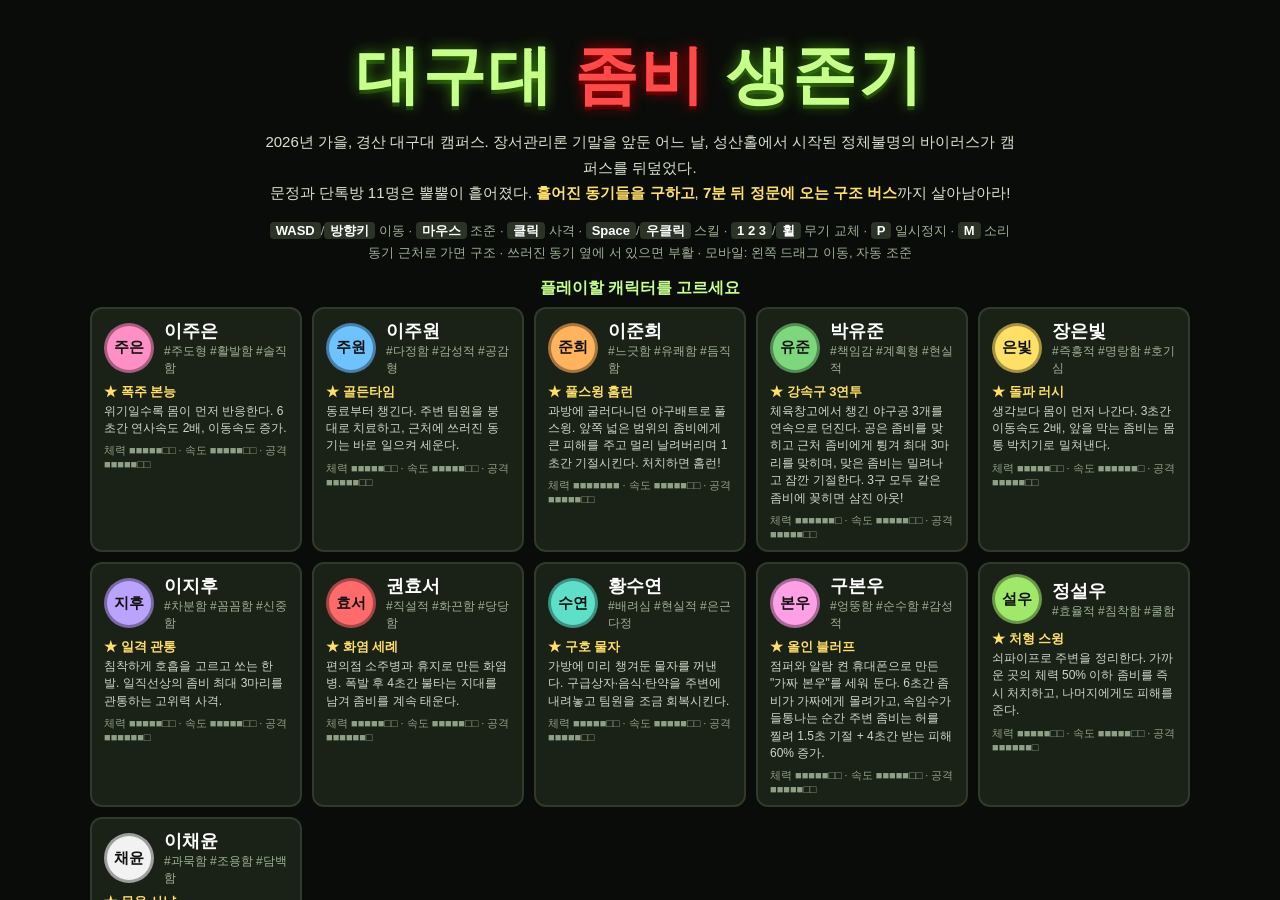
<file: zombie.html>
<!DOCTYPE html>
<html lang="ko">
<head>
<meta charset="UTF-8">
<meta name="viewport" content="width=device-width, initial-scale=1, maximum-scale=1, user-scalable=no">
<title>대구대 좀비 생존기</title>
<style>
  html, body { margin:0; height:100%; background:#0b0d0a; overflow:hidden;
    font-family:"Malgun Gothic","Apple SD Gothic Neo","Noto Sans KR",sans-serif; color:#fff;
    -webkit-user-select:none; user-select:none; touch-action:none; }
  canvas { display:block; cursor:crosshair; }
  .ov { position:fixed; inset:0; display:flex; flex-direction:column; align-items:center;
    justify-content:flex-start; overflow-y:auto; background:rgba(8,10,8,.88); padding:24px 16px; box-sizing:border-box; }
  .hidden { display:none !important; }
  h1 { margin:8px 0 4px; font-size:clamp(34px,7vw,64px); font-weight:900; letter-spacing:2px; text-align:center;
    color:#c6ff8a; text-shadow:0 0 14px #3c8a10, 0 4px 0 #1c3a08; }
  h1 .red { color:#ff4a4a; text-shadow:0 0 14px #a00, 0 4px 0 #400; }
  .story { max-width:760px; text-align:center; line-height:1.7; color:#d8e3cf; font-size:15px; margin:6px 0 14px; }
  .story b { color:#ffe066; }
  .keys { font-size:13px; color:#9fb196; text-align:center; margin-bottom:14px; line-height:1.7; }
  .keys b { color:#fff; background:#2a3326; padding:1px 6px; border-radius:4px; }
  .grid { display:grid; grid-template-columns:repeat(auto-fill,minmax(200px,1fr)); gap:10px; width:100%; max-width:1100px; }
  .card { background:#1a2117; border:2px solid #2f3b2a; border-radius:12px; padding:10px 12px; cursor:pointer;
    transition:transform .1s, border-color .1s; }
  .card:hover { transform:translateY(-3px); border-color:#c6ff8a; }
  .card .top { display:flex; align-items:center; gap:10px; }
  .av { width:44px; height:44px; border-radius:50%; display:flex; align-items:center; justify-content:center;
    font-weight:900; font-size:15px; color:#111; border:3px solid rgba(0,0,0,.35); flex-shrink:0; }
  .card .nm { font-size:18px; font-weight:800; }
  .card .q { font-size:12px; color:#9fb196; }
  .card .sk { margin-top:6px; font-size:13px; color:#ffe066; font-weight:700; }
  .card .ds { font-size:12px; color:#cfd8c8; line-height:1.45; margin-top:2px; }
  .card .st { font-size:11px; color:#8fa086; margin-top:6px; }
  .big { font-size:clamp(40px,9vw,80px); }
  .res { max-width:560px; text-align:center; line-height:1.8; font-size:16px; color:#e3ecdc; margin:10px 0; }
  .res b { color:#ffe066; }
  button.go { margin-top:12px; font-family:inherit; font-size:22px; font-weight:800; color:#111;
    background:linear-gradient(180deg,#d6ff9a,#7fd23a); border:none; border-radius:999px; padding:12px 40px; cursor:pointer; }
  #touch { position:fixed; right:16px; bottom:20px; display:flex; flex-direction:column; gap:12px; }
  #touch div { width:74px; height:74px; border-radius:50%; background:rgba(255,255,255,.14); border:2px solid rgba(255,255,255,.4);
    display:flex; align-items:center; justify-content:center; font-weight:800; font-size:15px; }
</style>
</head>
<body>
<canvas id="c"></canvas>

<div id="menu" class="ov">
  <h1>대구대 <span class="red">좀비</span> 생존기</h1>
  <div class="story">
    2026년 가을, 경산 대구대 캠퍼스. 장서관리론 기말을 앞둔 어느 날, 성산홀에서 시작된 정체불명의 바이러스가 캠퍼스를 뒤덮었다.<br>
    문정과 단톡방 11명은 뿔뿔이 흩어졌다. <b>흩어진 동기들을 구하고</b>, <b>7분 뒤 정문에 오는 구조 버스</b>까지 살아남아라!
  </div>
  <div class="keys">
    <b>WASD</b>/<b>방향키</b> 이동 · <b>마우스</b> 조준 · <b>클릭</b> 사격 · <b>Space</b>/<b>우클릭</b> 스킬 · <b>1 2 3</b>/<b>휠</b> 무기 교체 · <b>P</b> 일시정지 · <b>M</b> 소리<br>
    동기 근처로 가면 구조 · 쓰러진 동기 옆에 서 있으면 부활 · 모바일: 왼쪽 드래그 이동, 자동 조준
  </div>
  <div style="font-weight:800;margin-bottom:8px;color:#c6ff8a">플레이할 캐릭터를 고르세요</div>
  <div class="grid" id="grid"></div>
</div>

<div id="pause" class="ov hidden" style="justify-content:center">
  <h1>일시정지</h1>
  <div class="res">P 또는 Esc를 눌러 계속</div>
  <button class="go" id="resume">계속하기</button>
</div>

<div id="end" class="ov hidden" style="justify-content:center">
  <h1 id="endTitle" class="big">GAME OVER</h1>
  <div class="res" id="endText"></div>
  <button class="go" id="again">다시 하기</button>
</div>

<div id="touch" class="hidden">
  <div id="tSkill">스킬</div>
  <div id="tWeap">무기</div>
</div>

<script>
'use strict';
// ================= 기본 =================
const cv = document.getElementById('c'), ctx = cv.getContext('2d');
const dark = document.createElement('canvas'), dctx = dark.getContext('2d');
let VW = 0, VH = 0, SC = 1;
function resize() {
  VW = cv.width = innerWidth; VH = cv.height = innerHeight;
  dark.width = VW; dark.height = VH;
  SC = Math.max(0.55, Math.min(1.15, Math.min(VW, VH) / 820));
}
addEventListener('resize', resize); resize();

const rand = (a, b) => a + Math.random() * (b - a);
const clamp = (v, a, b) => v < a ? a : v > b ? b : v;
const dist = (a, b) => Math.hypot(a.x - b.x, a.y - b.y);
let seed = 7324;
const srand = () => (seed = (seed * 16807) % 2147483647) / 2147483647;

// ================= 캐릭터 =================
const CHARS = [
  { id:'jueun',  name:'이주은', short:'주은', color:'#ff8fc4', hp:1.0,  spd:1.05, dmg:1.05, cd:12, tag:'#주도형 #활발함 #솔직함',
    skill:'폭주 본능', shout:'정신 차려, 버텨!!', desc:'위기일수록 몸이 먼저 반응한다. 6초간 연사속도 2배, 이동속도 증가.', quote:'ㅋㅋㅋㅋㅋㅋㅋㅋ' },
  { id:'juwon',  name:'이주원', short:'주원', color:'#6ec3ff', hp:1.0,  spd:1.05, dmg:0.9,  cd:14, tag:'#다정함 #감성적 #공감형',
    skill:'골든타임', shout:'괜찮아? 잠깐만 있어봐', desc:'동료부터 챙긴다. 주변 팀원을 붕대로 치료하고, 근처에 쓰러진 동기는 바로 일으켜 세운다.', quote:'야르합니다' },
  { id:'junhee', name:'이준희', short:'준희', color:'#ffb35c', hp:1.35, spd:0.9,  dmg:1.05, cd:8, tag:'#느긋함 #유쾌함 #듬직함',
    skill:'풀스윙 홈런', shout:'날려버린다!!', desc:'과방에 굴러다니던 야구배트로 풀스윙. 앞쪽 넓은 범위의 좀비에게 큰 피해를 주고 멀리 날려버리며 1초간 기절시킨다. 처치하면 홈런!', quote:'배가 너무 고파ㅛ' },
  { id:'yujun',  name:'박유준', short:'유준', color:'#7dd87d', hp:1.1,  spd:0.95, dmg:1.0,  cd:9, tag:'#책임감 #계획형 #현실적',
    skill:'강속구 3연투', shout:'', desc:'체육창고에서 챙긴 야구공 3개를 연속으로 던진다. 공은 좀비를 맞히고 근처 좀비에게 튕겨 최대 3마리를 맞히며, 맞은 좀비는 밀려나고 잠깐 기절한다. 3구 모두 같은 좀비에 꽂히면 삼진 아웃!', quote:'과방 5:00-6:30 빌림' },
  { id:'eunbit', name:'장은빛', short:'은빛', color:'#ffe066', hp:0.95, spd:1.12, dmg:1.0,  cd:9,  tag:'#즉흥적 #명랑함 #호기심',
    skill:'돌파 러시', shout:'일단 뛰어!!', desc:'생각보다 몸이 먼저 나간다. 3초간 이동속도 2배, 앞을 막는 좀비는 몸통 박치기로 밀쳐낸다.', quote:'비상' },
  { id:'jihu',   name:'이지후', short:'지후', color:'#b9a3ff', hp:0.95, spd:1.0,  dmg:1.15, cd:8,  tag:'#차분함 #꼼꼼함 #신중함',
    skill:'일격 관통', shout:'...숨 참고, 쏜다.', desc:'침착하게 호흡을 고르고 쏘는 한 발. 일직선상의 좀비 최대 3마리를 관통하는 고위력 사격.', quote:'사진' },
  { id:'hyoseo', name:'권효서', short:'효서', color:'#ff6b6b', hp:1.0,  spd:1.0,  dmg:1.1,  cd:9,  tag:'#직설적 #화끈함 #당당함',
    skill:'화염 세례', shout:'다 태워버려!', desc:'편의점 소주병과 휴지로 만든 화염병. 폭발 후 4초간 불타는 지대를 남겨 좀비를 계속 태운다.', quote:'생파를 개최 하려고 합니다' },
  { id:'suyeon', name:'황수연', short:'수연', color:'#5ee0c8', hp:1.05, spd:1.0,  dmg:0.95, cd:15, tag:'#배려심 #현실적 #은근다정',
    skill:'구호 물자', shout:'이거 챙겨, 필요하잖아', desc:'가방에 미리 챙겨둔 물자를 꺼낸다. 구급상자·음식·탄약을 주변에 내려놓고 팀원을 조금 회복시킨다.', quote:'본가 온 김에 매직 가지고 갈까' },
  { id:'bonwoo', name:'구본우', short:'본우', color:'#ffa0e6', hp:1.0,  spd:1.0,  dmg:1.0,  cd:12, tag:'#엉뚱함 #순수함 #감성적',
    skill:'올인 블러프', shout:'나 여기 있지롱~', desc:'점퍼와 알람 켠 휴대폰으로 만든 "가짜 본우"를 세워 둔다. 6초간 좀비가 가짜에게 몰려가고, 속임수가 들통나는 순간 주변 좀비는 허를 찔려 1.5초 기절 + 4초간 받는 피해 60% 증가.', quote:'타짜 벨제붑의 노래!' },
  { id:'seolwoo',name:'정설우', short:'설우', color:'#9fe86a', hp:0.95, spd:1.05, dmg:1.1,  cd:10, tag:'#효율적 #침착함 #쿨함',
    skill:'처형 스윙', shout:'이제 끝내자.', desc:'쇠파이프로 주변을 정리한다. 가까운 곳의 체력 50% 이하 좀비를 즉시 처치하고, 나머지에게도 피해를 준다.', quote:'비상탈출 한다' },
  { id:'chaeyun',name:'이채윤', short:'채윤', color:'#f2f2f2', hp:0.95, spd:1.08, dmg:1.15, cd:14, tag:'#과묵함 #조용함 #담백함',
    skill:'무음 사냥', shout:'...', desc:'숨소리도 내지 않고 움직인다. 5초간 좀비가 알아채지 못하고, 그동안의 사격은 급소를 노려 피해 3배.', quote:'걍 안볼래' },
];
const RESCUE_LINES = {
  jueun:'ㅋㅋㅋㅋㅋ 살았다ㅋㅋㅋ', juwon:'야르합니다!!', junhee:'배고파서 죽는 줄...', yujun:'학생회 끝나면 바로 연락 ㄱㄱ',
  eunbit:'진짜 든든하다', jihu:'마스크 쓰길 잘했다', hyoseo:'생파는 계속된다!', suyeon:'와 개쫄았다',
  bonwoo:'어어 구세주!', seolwoo:'눈물 날 뻔 했습니다', chaeyun:'나도 끼워줘',
};

// ================= 맵 =================
const MAP_W = 3000, MAP_H = 2200;
const buildings = [
  { name:'중앙도서관', x:420, y:380, w:440, h:300, c:'#7b6a55', roof:'#5b4c3c' },
  { name:'공학관', x:1260, y:250, w:380, h:220, c:'#6b6f74', roof:'#4d5156' },
  { name:'성산홀', x:1260, y:820, w:480, h:300, c:'#8f5c48', roof:'#6a3f30' },
  { name:'웅지관 (기숙사)', x:2220, y:340, w:460, h:260, c:'#5d6d80', roof:'#43505f' },
  { name:'인문대 · 문정과 과방', x:380, y:1260, w:420, h:260, c:'#6c6890', roof:'#4d4a6b' },
  { name:'학생회관 · 편의점', x:2160, y:1120, w:400, h:240, c:'#587a64', roof:'#3f5a48' },
  { name:'오구오구', x:950, y:1640, w:240, h:150, c:'#a8683a', roof:'#7a4a28' },
];
const FIELD = { x:1820, y:1560, w:900, h:420 };
const GATE = { x:1500, y:2100 };
const roads = [
  { x:1440, y:1120, w:120, h:1080 }, { x:150, y:1390, w:2700, h:90 }, { x:150, y:700, w:2700, h:80 },
  { x:150, y:700, w:90, h:780 }, { x:2760, y:700, w:90, h:780 }, { x:1450, y:470, w:100, h:350 },
];
const trees = [];
function freeSpot(x, y, r) {
  if (x < r || y < r || x > MAP_W - r || y > MAP_H - r) return false;
  for (const b of buildings) if (x > b.x - r && x < b.x + b.w + r && y > b.y - r && y < b.y + b.h + r) return false;
  for (const t of trees) if (Math.hypot(x - t.x, y - t.y) < t.r + r) return false;
  return true;
}
(function makeTrees() {
  const onRoad = (x, y) => roads.some(r => x > r.x - 30 && x < r.x + r.w + 30 && y > r.y - 30 && y < r.y + r.h + 30);
  const inField = (x, y) => x > FIELD.x - 40 && x < FIELD.x + FIELD.w + 40 && y > FIELD.y - 40 && y < FIELD.y + FIELD.h + 40;
  let tries = 0;
  while (trees.length < 70 && tries++ < 4000) {
    const x = 60 + srand() * (MAP_W - 120), y = 60 + srand() * (MAP_H - 120), r = 16 + srand() * 12;
    if (onRoad(x, y) || inField(x, y) || !freeSpot(x, y, r + 50)) continue;
    if (Math.hypot(x - GATE.x, y - GATE.y) < 250 || Math.hypot(x - 1500, y - 1300) < 200) continue;
    trees.push({ x, y, r });
  }
})();
const HIDE_SPOTS = {
  jueun:{x:1500,y:1180}, juwon:{x:2450,y:650}, junhee:{x:1070,y:1840}, yujun:{x:590,y:1570},
  eunbit:{x:2360,y:1410}, jihu:{x:640,y:730}, hyoseo:{x:1500,y:775}, suyeon:{x:2260,y:1770},
  bonwoo:{x:2610,y:1240}, seolwoo:{x:360,y:530}, chaeyun:{x:2730,y:470},
};

function circleRect(e, b) {
  const cx = clamp(e.x, b.x, b.x + b.w), cy = clamp(e.y, b.y, b.y + b.h);
  const dx = e.x - cx, dy = e.y - cy, d2 = dx * dx + dy * dy;
  if (d2 >= e.r * e.r) return false;
  if (d2 === 0) {
    const l = e.x - b.x, r = b.x + b.w - e.x, t = e.y - b.y, bo = b.y + b.h - e.y, m = Math.min(l, r, t, bo);
    if (m === l) e.x = b.x - e.r; else if (m === r) e.x = b.x + b.w + e.r; else if (m === t) e.y = b.y - e.r; else e.y = b.y + b.h + e.r;
    return true;
  }
  const d = Math.sqrt(d2); e.x = cx + dx / d * e.r; e.y = cy + dy / d * e.r; return true;
}
function pushCircle(e, o, rr) {
  const dx = e.x - o.x, dy = e.y - o.y, d2 = dx * dx + dy * dy;
  if (d2 >= rr * rr || d2 === 0) return false;
  const d = Math.sqrt(d2); e.x = o.x + dx / d * rr; e.y = o.y + dy / d * rr; return true;
}
function collideWorld(e) {
  let hit = false;
  for (const b of buildings) if (circleRect(e, b)) hit = true;
  for (const t of trees) if (Math.abs(t.x - e.x) < 70 && Math.abs(t.y - e.y) < 70 && pushCircle(e, t, t.r + e.r)) hit = true;
  e.x = clamp(e.x, e.r, MAP_W - e.r); e.y = clamp(e.y, e.r, MAP_H - e.r);
  return hit;
}
function solidAt(x, y) {
  if (x < 0 || y < 0 || x > MAP_W || y > MAP_H) return true;
  for (const b of buildings) if (x > b.x && x < b.x + b.w && y > b.y && y < b.y + b.h) return true;
  for (const t of trees) { const dx = x - t.x, dy = y - t.y; if (dx * dx + dy * dy < t.r * t.r) return true; }
  return false;
}

// 정적 맵 미리 그리기
const mapCv = document.createElement('canvas'); mapCv.width = MAP_W; mapCv.height = MAP_H;
(function drawMap() {
  const m = mapCv.getContext('2d');
  m.fillStyle = '#4a7038'; m.fillRect(0, 0, MAP_W, MAP_H);
  for (let i = 0; i < 2500; i++) {
    m.fillStyle = srand() < .5 ? 'rgba(30,60,20,.25)' : 'rgba(120,160,80,.18)';
    m.fillRect(srand() * MAP_W, srand() * MAP_H, 3 + srand() * 6, 2 + srand() * 4);
  }
  // 운동장
  m.fillStyle = '#a5523c'; rr(m, FIELD.x - 30, FIELD.y - 30, FIELD.w + 60, FIELD.h + 60, 200); m.fill();
  m.fillStyle = '#5c8f3e'; rr(m, FIELD.x + 30, FIELD.y + 30, FIELD.w - 60, FIELD.h - 60, 150); m.fill();
  m.strokeStyle = 'rgba(255,255,255,.6)'; m.lineWidth = 3; rr(m, FIELD.x + 30, FIELD.y + 30, FIELD.w - 60, FIELD.h - 60, 150); m.stroke();
  m.beginPath(); m.moveTo(FIELD.x + FIELD.w / 2, FIELD.y + 30); m.lineTo(FIELD.x + FIELD.w / 2, FIELD.y + FIELD.h - 30); m.stroke();
  m.beginPath(); m.arc(FIELD.x + FIELD.w / 2, FIELD.y + FIELD.h / 2, 60, 0, 7); m.stroke();
  label(m, '대운동장', FIELD.x + FIELD.w / 2, FIELD.y - 44, 22);
  // 도로
  for (const r of roads) { m.fillStyle = '#5d5f5a'; m.fillRect(r.x, r.y, r.w, r.h); }
  m.strokeStyle = 'rgba(255,230,120,.55)'; m.lineWidth = 4; m.setLineDash([30, 26]);
  m.beginPath(); m.moveTo(1500, 2200); m.lineTo(1500, 1120); m.moveTo(150, 1435); m.lineTo(2850, 1435); m.moveTo(150, 740); m.lineTo(2850, 740); m.stroke();
  m.setLineDash([]);
  // 광장
  m.fillStyle = '#7d7a70'; m.beginPath(); m.arc(1500, 1300, 150, 0, 7); m.fill();
  m.fillStyle = '#4a7038'; m.beginPath(); m.arc(1500, 1300, 55, 0, 7); m.fill();
  m.fillStyle = '#e0a7c8'; for (let i = 0; i < 14; i++) { const a = i / 14 * 6.28; m.beginPath(); m.arc(1500 + Math.cos(a) * 38, 1300 + Math.sin(a) * 38, 6, 0, 7); m.fill(); }
  // 정문
  m.fillStyle = '#6b6a66'; m.fillRect(1360, 2140, 280, 60);
  m.fillStyle = '#2d3a5a'; m.fillRect(1330, 2100, 40, 100); m.fillRect(1630, 2100, 40, 100);
  m.fillStyle = '#3c4f7a'; m.fillRect(1330, 2090, 340, 22);
  label(m, '大邱大學校 정문', 1500, 2078, 20);
  m.strokeStyle = 'rgba(255,255,255,.35)'; m.lineWidth = 3; m.setLineDash([10, 8]);
  m.strokeRect(1400, 1960, 200, 110); m.setLineDash([]);
  label(m, '버스 정류장', 1500, 1950, 16);
  // 건물
  for (const b of buildings) {
    m.fillStyle = 'rgba(0,0,0,.35)'; m.fillRect(b.x + 14, b.y + 14, b.w, b.h);
    m.fillStyle = b.c; m.fillRect(b.x, b.y, b.w, b.h);
    m.fillStyle = b.roof; m.fillRect(b.x + 14, b.y + 14, b.w - 28, b.h - 28);
    m.fillStyle = 'rgba(255,240,180,.25)';
    for (let x = b.x + 30; x < b.x + b.w - 30; x += 34) for (let y = b.y + 30; y < b.y + b.h - 30; y += 34) m.fillRect(x, y, 16, 12);
    m.strokeStyle = 'rgba(0,0,0,.5)'; m.lineWidth = 4; m.strokeRect(b.x, b.y, b.w, b.h);
    label(m, b.name, b.x + b.w / 2, b.y + b.h / 2, Math.min(32, b.w / 8));
  }
  // 나무
  for (const t of trees) {
    m.fillStyle = 'rgba(0,0,0,.3)'; m.beginPath(); m.arc(t.x + 6, t.y + 8, t.r, 0, 7); m.fill();
    m.fillStyle = '#2f5a24'; m.beginPath(); m.arc(t.x, t.y, t.r, 0, 7); m.fill();
    m.fillStyle = '#3f7a30'; m.beginPath(); m.arc(t.x - t.r * .25, t.y - t.r * .25, t.r * .65, 0, 7); m.fill();
  }
  function label(m, s, x, y, size) {
    m.font = `900 ${size}px "Malgun Gothic","Apple SD Gothic Neo",sans-serif`;
    m.textAlign = 'center'; m.textBaseline = 'middle';
    m.lineWidth = 6; m.strokeStyle = 'rgba(0,0,0,.75)'; m.strokeText(s, x, y);
    m.fillStyle = '#fff'; m.fillText(s, x, y);
  }
})();
function rr(c, x, y, w, h, r) { c.beginPath(); c.moveTo(x + r, y); c.arcTo(x + w, y, x + w, y + h, r); c.arcTo(x + w, y + h, x, y + h, r); c.arcTo(x, y + h, x, y, r); c.arcTo(x, y, x + w, y, r); c.closePath(); }

// ================= 사운드 =================
let AC = null, muted = false;
function sfx(type) {
  if (muted) return;
  try {
    if (!AC) AC = new (window.AudioContext || window.webkitAudioContext)();
    const t = AC.currentTime, o = AC.createOscillator(), g = AC.createGain();
    o.connect(g); g.connect(AC.destination);
    const P = {
      shot:   ['square', 520, 120, .05, .035], shotgun:['sawtooth', 200, 50, .14, .06], smg:['square', 700, 200, .03, .025],
      hit:    ['triangle', 160, 60, .06, .05], pick:['sine', 600, 1100, .12, .08], skill:['sine', 300, 900, .25, .09],
      hurt:   ['sawtooth', 140, 70, .15, .07], boom:['sawtooth', 120, 30, .35, .1], win:['sine', 400, 1200, .6, .1],
    }[type];
    o.type = P[0]; o.frequency.setValueAtTime(P[1], t); o.frequency.exponentialRampToValueAtTime(P[2], t + P[3]);
    g.gain.setValueAtTime(P[4], t); g.gain.exponentialRampToValueAtTime(0.0001, t + P[3]);
    o.start(t); o.stop(t + P[3] + .02);
  } catch (e) {}
}

// ================= 무기 =================
const WEAPONS = [
  { name:'권총',    dmg:14, rate:.28,  spread:.04, pellets:1, speed:900, snd:'shot' },
  { name:'산탄총',  dmg:10, rate:.8,   spread:.34, pellets:7, speed:800, snd:'shotgun' },
  { name:'기관단총', dmg:9,  rate:.085, spread:.11, pellets:1, speed:950, snd:'smg' },
];

// ================= 상태 =================
const STATE = { menu:0, play:1, pause:2, end:3 };
let state = STATE.menu, G = null;
const WIN_TIME = 420, BOSS_TIME = 240;

function newGame(charIdx) {
  const ch = CHARS[charIdx];
  G = {
    t: 0, kills: 0, shake: 0, cam: { x: 0, y: 0 },
    player: { x: 1500, y: 1300, r: 16, ch, hp: 100 * ch.hp, maxHp: 100 * ch.hp, weapon: 0, ammo: [Infinity, 0, 0],
      fireCd: 0, skillCd: 0, inv: 0, dash: 0, stealth: 0, aim: 0, say: null, hurtFlash: 0, player: true },
    friends: CHARS.filter(c => c !== ch).map(c => ({ x: HIDE_SPOTS[c.id].x, y: HIDE_SPOTS[c.id].y, r: 14, ch: c,
      hp: 90, maxHp: 90, state: 'hidden', fireCd: 0, skillCd: rand(2, 6), inv: 0, dash: 0, stealth: 0, aim: 0, say: null,
      revive: 0, lastHit: 0, hurtFlash: 0, slot: 0 })),
    zombies: [], bullets: [], eshots: [], pickups: [], parts: [], texts: [], barricades: [], zones: [], grenades: [], rings: [], flashes: [],
    spawnT: 2, pickT: 3, hordeT: 40, teamBuff: 0, boss: null, bossSpawned: false, busArrived: false,
    banners: [], won: false, turrets: [], traps: [], swings: [], decoys: [], beams: [], slashes: [], delayed: [], trails: [], regen: 0, cutin: null,
  };
  for (const f of G.friends) f.say = { txt: '살려줘!!', t: 1e9 };
  for (let i = 0; i < 10; i++) spawnPickup();
  banner('캠퍼스에 좀비가 퍼졌다! 동기들을 찾아라', '#c6ff8a');
  say(G.player, ch.quote, 3);
}

function banner(txt, color = '#fff', t = 3.5) { G.banners.push({ txt, color, t, max: t }); }
function say(e, txt, t = 2.5) { e.say = { txt, t }; }
function floatText(x, y, txt, color = '#fff', size = 16) { G.texts.push({ x, y, txt, color, size, t: .9 }); }
function burst(x, y, color, n = 8, sp = 160) {
  for (let i = 0; i < n; i++) { const a = rand(0, 6.28), s = rand(sp * .3, sp);
    G.parts.push({ x, y, vx: Math.cos(a) * s, vy: Math.sin(a) * s, t: rand(.3, .7), color, r: rand(2, 4.5) }); }
}

// ================= 입력 =================
const keys = {}, mouse = { x: 0, y: 0, down: false };
let skillPressed = false, isTouch = false;
const joy = { id: null, ox: 0, oy: 0, x: 0, y: 0 };
addEventListener('keydown', e => {
  keys[e.code] = true;
  if (state === STATE.play) {
    if (e.code === 'Space' || e.code === 'KeyQ') { skillPressed = true; e.preventDefault(); }
    if (e.code === 'Digit1') switchWeapon(0);
    if (e.code === 'Digit2') switchWeapon(1);
    if (e.code === 'Digit3') switchWeapon(2);
  }
  if (e.code === 'KeyP' || e.code === 'Escape') togglePause();
  if (e.code === 'KeyM') muted = !muted;
});
addEventListener('touchstart', () => { isTouch = true; }, { passive: true, capture: true });
addEventListener('keyup', e => { keys[e.code] = false; });
cv.addEventListener('mousemove', e => { mouse.x = e.clientX; mouse.y = e.clientY; });
cv.addEventListener('mousedown', e => { if (e.button === 0) mouse.down = true; if (e.button === 2) skillPressed = true; });
addEventListener('mouseup', e => { if (e.button === 0) mouse.down = false; });
cv.addEventListener('contextmenu', e => e.preventDefault());
cv.addEventListener('wheel', e => { if (state === STATE.play) cycleWeapon(e.deltaY > 0 ? 1 : -1); }, { passive: true });
addEventListener('blur', () => { if (state === STATE.play) togglePause(); });
cv.addEventListener('touchstart', e => {
  isTouch = true; document.getElementById('touch').classList.toggle('hidden', state !== STATE.play);
  for (const t of e.changedTouches) if (joy.id === null && t.clientX < VW * .6) { joy.id = t.identifier; joy.ox = joy.x = t.clientX; joy.oy = joy.y = t.clientY; }
  e.preventDefault();
}, { passive: false });
cv.addEventListener('touchmove', e => { for (const t of e.changedTouches) if (t.identifier === joy.id) { joy.x = t.clientX; joy.y = t.clientY; } e.preventDefault(); }, { passive: false });
const endTouch = e => { for (const t of e.changedTouches) if (t.identifier === joy.id) joy.id = null; };
cv.addEventListener('touchend', endTouch); cv.addEventListener('touchcancel', endTouch);
document.getElementById('tSkill').addEventListener('touchstart', e => { skillPressed = true; e.preventDefault(); }, { passive: false });
document.getElementById('tWeap').addEventListener('touchstart', e => { cycleWeapon(1); e.preventDefault(); }, { passive: false });

function switchWeapon(i) { const p = G.player; if (p.ammo[i] > 0 && p.weapon !== i) { p.weapon = i; floatText(p.x, p.y - 34, WEAPONS[i].name, '#ffe066'); } }
function cycleWeapon(d) { const p = G.player; for (let k = 1; k <= 3; k++) { const i = (p.weapon + d * k + 9) % 3; if (p.ammo[i] > 0) { switchWeapon(i); return; } } }
function togglePause() {
  if (state === STATE.play) { state = STATE.pause; document.getElementById('pause').classList.remove('hidden'); mouse.down = false; }
  else if (state === STATE.pause) { state = STATE.play; document.getElementById('pause').classList.add('hidden'); last = performance.now(); }
}
document.getElementById('resume').onclick = togglePause;

// ================= 전투 =================
function shoot(owner, ang, w, dmgMul, color) {
  for (let i = 0; i < w.pellets; i++) {
    const a = ang + rand(-w.spread, w.spread), sp = w.speed * rand(.92, 1.05);
    G.bullets.push({ x: owner.x + Math.cos(ang) * 20, y: owner.y + Math.sin(ang) * 20, vx: Math.cos(a) * sp, vy: Math.sin(a) * sp,
      dmg: w.dmg * dmgMul, life: .7, pierce: 0, color, card: false });
  }
  G.flashes.push({ x: owner.x + Math.cos(ang) * 24, y: owner.y + Math.sin(ang) * 24, t: .05 });
}
function hurtZombie(z, dmg, kx = 0, ky = 0) {
  if (z.mark > 0) dmg *= 1.6;
  z.hp -= dmg; z.x += kx; z.y += ky; z.hitT = .1;
  floatText(z.x + rand(-8, 8), z.y - z.r - 6, Math.round(dmg), dmg >= 30 ? '#ffcf3a' : '#fff', dmg >= 30 ? 18 : 13);
  burst(z.x, z.y, '#5d0f12', 3, 90);
  if (z.hp <= 0 && !z.dead) killZombie(z);
}
function killZombie(z) {
  z.dead = true; G.kills++;
  burst(z.x, z.y, '#7a1a1a', z.type === 'boss' ? 60 : 12, z.type === 'boss' ? 400 : 180);
  burst(z.x, z.y, '#5c8a40', 6, 140);
  if (z.type === 'boss') {
    banner('기말고사 좀비 격파!! A+ 확정', '#ffe066', 4); G.boss = null; G.shake = 20; sfx('boom');
    for (let i = 0; i < 6; i++) G.pickups.push({ x: z.x + rand(-60, 60), y: z.y + rand(-60, 60), type: i % 2 ? 'med' : 'ammo' });
  } else if (Math.random() < (z.type === 'tank' ? .5 : .06)) {
    G.pickups.push({ x: z.x, y: z.y, type: Math.random() < .55 ? 'ammo' : Math.random() < .5 ? 'food' : 'med' });
  }
}
function hurtUnit(u, dmg) {
  if (u.decoy) { u.hp -= dmg; return; }
  if (u.inv > 0 || u.dash > 0) return;
  if (u.iron > 0) dmg *= .3;
  if (u.shield > 0) { const ab = Math.min(u.shield, dmg); u.shield -= ab; dmg -= ab; if (dmg <= 0) { burst(u.x, u.y, '#6ec3ff', 3, 80); return; } }
  u.hp -= dmg; u.hurtFlash = .2; u.lastHit = G.t;
  if (u.player) { G.shake = Math.min(14, G.shake + dmg * .6); sfx('hurt'); }
  burst(u.x, u.y, '#c22', 5, 120);
  if (!u.player && u.hp <= 0) {
    u.hp = 0; u.state = 'down'; u.revive = 0; say(u, '도와줘...', 3);
    banner(`${u.ch.name} 쓰러짐! 옆에 가서 일으켜 세우자`, '#ff8080');
  }
}

// ================= 스킬 =================
function nearestZombie(e, range, needVisible) {
  let best = null, bd = range;
  for (const z of G.zombies) { const d = dist(e, z); if (d < bd) { bd = d; best = z; } }
  return best;
}
function aoe(x, y, r, dmg, kb, stun, color, txt) {
  for (const z of G.zombies) { const d = Math.hypot(z.x - x, z.y - y); if (d < r + z.r) {
    const k = (z.type === 'boss' ? kb * .1 : kb) / Math.max(d, 1);
    hurtZombie(z, dmg, (z.x - x) * k, (z.y - y) * k); if (stun) z.stun = Math.max(z.stun, z.type === 'boss' ? stun * .3 : stun); } }
  G.rings.push({ x, y, r: 10, max: r, t: .35, dur: .35, color, txt });
}
function later(t, fn) { G.delayed.push({ t, fn }); }
function castSkill(c, isPlayer) {
  const id = c.ch.id, a = c.aim, dm = c.ch.dmg * (isPlayer ? 1 : .7);
  sfx('skill'); if (c.ch.shout) say(c, c.ch.shout, 2.2);
  if (isPlayer) G.cutin = { name: c.ch.skill, who: c.ch.name, color: c.ch.color, t: 1.2 };
  else floatText(c.x, c.y - 48, c.ch.skill, c.ch.color, 15);
  const aimDist = max => isPlayer ? Math.min(max, Math.hypot(mouseWorld().x - c.x, mouseWorld().y - c.y)) : max * .7;
  const team = () => [G.player, ...G.friends.filter(f => f.state === 'follow')];
  const heal = (u, v) => { const g = Math.min(v, u.maxHp - u.hp); u.hp += g; if (g > 0) floatText(u.x, u.y - 30, '+' + Math.round(g), '#7dff7d', 18); };
  if (id === 'jueun') {
    c.overdrive = 6;
    G.rings.push({ x: c.x, y: c.y, r: 10, max: 140, t: .4, dur: .4, color: '#ff4fa0', txt: '' });
    burst(c.x, c.y, '#ff8fc4', 24, 220); G.shake = Math.max(G.shake, 6);
  } else if (id === 'juwon') {
    for (const u of team()) if (dist(u, c) < 260) heal(u, 35);
    for (const f of G.friends) if (f.state === 'down' && dist(f, c) < 220) { f.state = 'follow'; f.hp = f.maxHp * .5; say(f, '고마워...!', 2); floatText(f.x, f.y - 30, '부활', '#7dff7d', 18); }
    G.rings.push({ x: c.x, y: c.y, r: 10, max: 260, t: .5, dur: .5, color: '#ffffff', txt: '✚ 응급처치' });
  } else if (id === 'junhee') {
    G.swings.push({ o: c, a, t: .28 });
    let hit = 0, hr = 0;
    for (const z of G.zombies) {
      if (z.dead) continue; const d = dist(z, c); if (d > 140 + z.r) continue;
      let da = Math.atan2(z.y - c.y, z.x - c.x) - a; da = Math.atan2(Math.sin(da), Math.cos(da));
      if (Math.abs(da) > 1.35) continue;
      const kb = z.type === 'boss' ? 15 : z.type === 'tank' ? 90 : 190, nx = (z.x - c.x) / (d || 1), ny = (z.y - c.y) / (d || 1);
      hurtZombie(z, 65 * dm, nx * kb, ny * kb); z.stun = Math.max(z.stun, z.type === 'boss' ? .3 : 1); collideWorld(z); hit++;
      if (z.dead) hr++;
    }
    if (hit) { sfx('boom'); G.shake = Math.max(G.shake, 6 + hit); }
    if (hr) G.texts.push({ x: c.x + Math.cos(a) * 60, y: c.y - 40, txt: hr >= 3 ? '만루 홈런!!' : '홈런!', color: '#ffe066', size: 26, t: 1, vy: -50 });
  } else if (id === 'yujun') {
    const cast = { firsts: [] };
    for (let k = 0; k < 3; k++) later(k * .2, () => {
      const aa = c.aim + rand(-.03, .03);
      G.bullets.push({ x: c.x + Math.cos(aa) * 18, y: c.y + Math.sin(aa) * 18, vx: Math.cos(aa) * 950, vy: Math.sin(aa) * 950,
        dmg: 45 * dm, life: .85, pierce: 0, ball: true, bounces: 2, cast, rot: 0, color: '#fff' });
      sfx('shot');
    });
  } else if (id === 'eunbit') {
    c.sprint = 3; c.trample = 3;
    G.rings.push({ x: c.x, y: c.y, r: 10, max: 120, t: .35, dur: .35, color: '#ffe066', txt: '' });
    G.shake = Math.max(G.shake, 6);
  } else if (id === 'jihu') {
    let L = 0; const ca = Math.cos(a), sa = Math.sin(a);
    while (L < 1300 && !solidAt(c.x + ca * L, c.y + sa * L)) L += 10;
    const hits = [];
    for (const z of G.zombies) { const px = z.x - c.x, py = z.y - c.y, t = px * ca + py * sa;
      if (t < 0 || t > L) continue; if (Math.abs(px * sa - py * ca) < z.r + 8) hits.push([t, z]); }
    hits.sort((p, q) => p[0] - q[0]);
    let x2 = c.x + ca * L, y2 = c.y + sa * L;
    hits.slice(0, 3).forEach(([t, z], i) => { hurtZombie(z, (z.type === 'boss' ? 200 : 150) * dm * (1 - i * .15), ca * 25, sa * 25); if (i === Math.min(2, hits.length - 1)) { x2 = c.x + ca * t; y2 = c.y + sa * t; } });
    G.beams.push({ x1: c.x, y1: c.y, x2, y2, t: .25 });
    G.shake = Math.max(G.shake, 6); sfx('shotgun');
  } else if (id === 'hyoseo') {
    const d = aimDist(320);
    G.grenades.push({ x: c.x, y: c.y, tx: c.x + Math.cos(a) * d, ty: c.y + Math.sin(a) * d, t: 0, dur: .6, dm, big: true });
  } else if (id === 'suyeon') {
    const items = ['med', 'food', 'ammo', 'ammo'];
    items.forEach((type, i) => { const aa = a + i / items.length * 6.283; let x = c.x + Math.cos(aa) * 55, y = c.y + Math.sin(aa) * 55;
      if (!freeSpot(x, y, 12)) { x = c.x; y = c.y; } G.pickups.push({ x, y, type, bob: rand(0, 6) }); });
    for (const u of team()) if (dist(u, c) < 300) heal(u, 15);
    G.rings.push({ x: c.x, y: c.y, r: 10, max: 120, t: .4, dur: .4, color: '#5ee0c8', txt: '보급!' });
  } else if (id === 'bonwoo') {
    let d = aimDist(280), x, y;
    do { x = c.x + Math.cos(a) * d; y = c.y + Math.sin(a) * d; d -= 20; } while (d > 0 && !freeSpot(x, y, 10));
    if (d <= 0) { x = c.x; y = c.y; }
    G.decoys.push({ x, y, r: 14, hp: 160, maxHp: 160, t: 6, decoy: true, ch: c.ch, aim: a });
    G.decoys.length > 2 && G.decoys.shift();
  } else if (id === 'seolwoo') {
    let n = 0;
    for (const z of G.zombies) { if (z.dead || dist(z, c) > 170) continue;
      if (z.type !== 'boss' && z.hp <= z.maxHp * .5) { floatText(z.x, z.y - 30, '처리', '#9fe86a', 18); hurtZombie(z, z.hp + 1); n++; }
      else hurtZombie(z, (z.type === 'boss' ? z.maxHp * .05 : 45) * dm);
      G.slashes.push({ x: z.x, y: z.y, a: rand(0, 3.14), t: .3 }); }
    G.rings.push({ x: c.x, y: c.y, r: 170, max: 170, t: .3, dur: .3, color: '#9fe86a', txt: n ? `${n}마리 정리` : '' });
    G.shake = Math.max(G.shake, 7);
  } else if (id === 'chaeyun') {
    c.stealth = 5; burst(c.x, c.y, '#888', 26, 140);
    for (const z of G.zombies) if (z.target === c) { z.target = null; z.retarget = .8; }
  }
}
function mouseWorld() { return { x: G.cam.x + mouse.x / SC, y: G.cam.y + mouse.y / SC }; }

// ================= 스폰 =================
function spawnPickup() {
  for (let k = 0; k < 30; k++) {
    let x, y;
    if (Math.random() < .7) { const b = buildings[(Math.random() * buildings.length) | 0], s = (Math.random() * 4) | 0;
      x = s < 2 ? rand(b.x, b.x + b.w) : (s === 2 ? b.x - 30 : b.x + b.w + 30); y = s >= 2 ? rand(b.y, b.y + b.h) : (s === 0 ? b.y - 30 : b.y + b.h + 30); }
    else { x = rand(100, MAP_W - 100); y = rand(100, MAP_H - 100); }
    if (!freeSpot(x, y, 18)) continue;
    const r = Math.random();
    G.pickups.push({ x, y, type: r < .45 ? 'ammo' : r < .78 ? 'food' : 'med', bob: rand(0, 6) });
    return;
  }
}
function nightLevel(t) {
  const c = t % 120; // 0-70 낮, 70-82 해질녘, 82-112 밤, 112-120 새벽
  if (c < 70) return 0; if (c < 82) return (c - 70) / 12; if (c < 112) return 1; return 1 - (c - 112) / 8;
}
function spawnZombie(type, x, y) {
  const P = G.player, scale = 1 + G.t / 360;
  if (x === undefined) {
    for (let k = 0; k < 20; k++) {
      const a = rand(0, 6.28), d = rand(Math.max(VW, VH) / SC * .6 + 40, Math.max(VW, VH) / SC * .6 + 400);
      x = P.x + Math.cos(a) * d; y = P.y + Math.sin(a) * d;
      if (freeSpot(x, y, 26)) break; x = undefined;
    }
    if (x === undefined) return;
  }
  if (!type) { const r = Math.random(); type = (G.t > 150 && r < .1) ? 'tank' : (G.t > 50 && r < .3) ? 'runner' : 'walker'; }
  const T = {
    walker: { r: 15, hp: 30, spd: rand(48, 66), dmg: 8, col: '#76a05c' },
    runner: { r: 13, hp: 18, spd: rand(105, 125), dmg: 6, col: '#a4c27e' },
    tank:   { r: 25, hp: 170, spd: 38, dmg: 18, col: '#4b6a3a' },
    boss:   { r: 48, hp: 2600, spd: 50, dmg: 30, col: '#7a4a8c' },
  }[type];
  const z = { x, y, type, r: T.r, hp: T.hp * (type === 'boss' ? 1 : scale), maxHp: 0, spd: T.spd, dmg: T.dmg, col: T.col,
    atk: 0, stun: 0, target: null, retarget: 0, detour: 0, dside: 1, stuckT: 0, hitT: 0, wob: rand(0, 6), shotT: 2, dead: false, face: 0 };
  z.maxHp = z.hp; G.zombies.push(z); return z;
}

// ================= 업데이트 =================
function update(dt) {
  G.t += dt;
  const P = G.player, night = nightLevel(G.t);
  const prevNight = nightLevel(G.t - dt);
  if (prevNight < 1 && night === 1) banner('밤이 되었다... 좀비가 더 빨라진다', '#9aa8ff');
  if (prevNight > 0 && night === 0) banner('아침이다! 조금 숨 돌리자', '#ffe9a8', 2.5);
  if (G.teamBuff > 0) G.teamBuff -= dt;
  for (const d of G.delayed) { d.t -= dt; if (d.t <= 0) { d.done = true; d.fn(); } }
  G.delayed = G.delayed.filter(d => !d.done);
  if (G.regen > 0) { G.regen -= dt; for (const u of [G.player, ...G.friends]) if (u.player || u.state === 'follow') u.hp = Math.min(u.maxHp, u.hp + 7 * dt); }
  if (G.cutin) { G.cutin.t -= dt; if (G.cutin.t <= 0) G.cutin = null; }
  for (const t of G.trails) t.t -= dt; G.trails = G.trails.filter(t => t.t > 0);
  for (const u of [G.player, ...G.friends]) if (u.trample > 0) {
    u.trample -= dt; if (Math.random() < .6) G.parts.push({ x: u.x + rand(-6, 6), y: u.y + rand(-6, 6), vx: 0, vy: 0, t: .4, color: Math.random() < .5 ? '#ff5050' : '#ffe066', r: 6 });
    for (const z of G.zombies) if (!z.dead && (z.trT || 0) <= G.t && dist(u, z) < u.r + z.r + 8) { z.trT = G.t + .35; const d = dist(u, z) || 1, kb = z.type === 'boss' ? 4 : 60; hurtZombie(z, 12 * u.ch.dmg, (z.x - u.x) / d * kb, (z.y - u.y) / d * kb); z.stun = Math.max(z.stun, .5); }
  }
  const buff = G.teamBuff > 0;

  // 플레이어 이동
  let mx = 0, my = 0;
  if (keys.KeyA || keys.ArrowLeft) mx--; if (keys.KeyD || keys.ArrowRight) mx++;
  if (keys.KeyW || keys.ArrowUp) my--; if (keys.KeyS || keys.ArrowDown) my++;
  if (joy.id !== null) { const dx = joy.x - joy.ox, dy = joy.y - joy.oy, l = Math.hypot(dx, dy); if (l > 8) { mx = dx / Math.max(l, 50); my = dy / Math.max(l, 50); } }
  const ml = Math.hypot(mx, my); if (ml > 1) { mx /= ml; my /= ml; }
  const spd = 205 * P.ch.spd * (buff ? 1.35 : 1) * (P.dash > 0 ? 1.8 : 1) * (P.sprint > 0 ? 2 : 1) * (P.stealth > 0 ? 1.25 : 1) * (P.overdrive > 0 ? 1.2 : 1);
  P.x += mx * spd * dt; P.y += my * spd * dt; collideWorld(P);
  P.moving = ml > 0;

  // 조준
  let target = null;
  if (isTouch) { target = nearestZombie(P, 460); if (target) P.aim = Math.atan2(target.y - P.y, target.x - P.x); else if (ml > 0) P.aim = Math.atan2(my, mx); }
  else { const w = mouseWorld(); P.aim = Math.atan2(w.y - P.y, w.x - P.x); }

  // 사격
  P.fireCd -= dt * (buff ? 1.5 : 1) * (P.overdrive > 0 ? 2 : 1);
  if ((mouse.down || (isTouch && target)) && P.fireCd <= 0) {
    const w = WEAPONS[P.weapon];
    const mul = P.ch.dmg * (P.stealth > 0 ? 3 : 1);
    if (P.stealth > 0) floatText(P.x, P.y - 40, '치명타!', '#ffffff', 14);
    shoot(P, P.aim, w, mul, P.stealth > 0 ? '#fff' : '#ffe9a0'); sfx(w.snd);
    P.fireCd = w.rate;
    if (P.weapon > 0) { P.ammo[P.weapon]--; if (P.ammo[P.weapon] <= 0) { P.weapon = 0; floatText(P.x, P.y - 34, '탄약 없음!', '#ff8080'); } }
  }
  // 스킬
  P.skillCd -= dt;
  if (skillPressed && P.skillCd <= 0) { castSkill(P, true); P.skillCd = P.ch.cd; }
  skillPressed = false;
  for (const u of [P, ...G.friends]) { u.inv -= dt; u.dash -= dt; u.stealth -= dt; if (u.overdrive > 0) u.overdrive -= dt; if (u.sprint > 0) u.sprint -= dt; if (u.iron > 0) u.iron -= dt; if (u.taunt > 0) u.taunt -= dt; if (u.shieldT > 0 && (u.shieldT -= dt) <= 0) u.shield = 0; u.hurtFlash -= dt; if (u.say && (u.say.t -= dt) <= 0) u.say = null; }

  // 동기들
  let slot = 0;
  for (const f of G.friends) {
    if (f.state === 'hidden') {
      if (dist(f, P) < 70) {
        f.state = 'follow'; f.hp = f.maxHp; say(f, RESCUE_LINES[f.ch.id], 3); sfx('pick');
        banner(`${f.ch.name} 구조 성공!`, f.ch.color, 2.5); burst(f.x, f.y, f.ch.color, 20, 160);
      }
      continue;
    }
    if (f.state === 'down') {
      if (dist(f, P) < 60) { f.revive += dt; if (f.revive >= 1.5) { f.state = 'follow'; f.hp = f.maxHp * .6; say(f, '고마워!!', 2); banner(`${f.ch.name} 부활!`, '#7dff7d', 2); } }
      else f.revive = Math.max(0, f.revive - dt);
      continue;
    }
    // 따라가기 (대열)
    const s = slot++, ring = s < 6 ? 0 : 1, n = ring === 0 ? Math.min(6, countFollowers()) : Math.max(1, countFollowers() - 6);
    const ang = (ring === 0 ? s : s - 6) / n * 6.283 + G.t * .15, rad = ring === 0 ? 62 : 104;
    const tx = P.x + Math.cos(ang) * rad, ty = P.y + Math.sin(ang) * rad;
    let dx = tx - f.x, dy = ty - f.y, dl = Math.hypot(dx, dy);
    const fs = 215 * f.ch.spd * (buff ? 1.35 : 1) * (f.dash > 0 ? 1.6 : 1) * (f.sprint > 0 ? 1.8 : 1) * (dl > 200 ? 1.25 : 1);
    if (dl > 6) { f.x += dx / dl * Math.min(fs * dt, dl); f.y += dy / dl * Math.min(fs * dt, dl); }
    collideWorld(f);
    if (dist(f, P) > 650) { f.x = P.x + rand(-30, 30); f.y = P.y + rand(-30, 30); collideWorld(f); }
    if (G.t - f.lastHit > 4 && f.hp < f.maxHp) f.hp = Math.min(f.maxHp, f.hp + 2 * dt);
    // 사격
    const z = nearestZombie(f, 400);
    f.fireCd -= dt * (buff ? 1.5 : 1) * (f.overdrive > 0 ? 2 : 1);
    if (z) {
      f.aim = Math.atan2(z.y - f.y, z.x - f.x);
      if (f.fireCd <= 0) { shoot(f, f.aim, { dmg: 9, spread: .07, pellets: 1, speed: 850 }, f.ch.dmg * (f.stealth > 0 ? 3 : 1), f.ch.color); f.fireCd = rand(.45, .6); }
    } else if (dl > 6) f.aim = Math.atan2(dy, dx);
    // 동기 스킬 자동 사용
    f.skillCd -= dt;
    if (f.skillCd <= 0) {
      const id = f.ch.id; let use = false;
      const near = r => countNear(f, r);
      if (id === 'jueun') use = near(300) >= 3;
      else if (id === 'juwon') use = [P, ...G.friends].some(u => ((u.player || u.state === 'follow') && u.hp < u.maxHp * .6 || u.state === 'down') && dist(u, f) < 240);
      else if (id === 'junhee') use = near(150) >= 2;
      else if (id === 'yujun') use = z && near(400) >= 2;
      else if (id === 'eunbit' || id === 'chaeyun') use = f.hp < f.maxHp * .5 && near(120) > 0;
      else if (id === 'jihu') use = z && near(500) >= 2;
      else if (id === 'hyoseo') use = z && dist(z, f) < 260 && near(260) >= 2;
      else if (id === 'suyeon') use = P.hp < P.maxHp * .55 || (P.ammo[1] + P.ammo[2] === 0 && G.t > 30);
      else if (id === 'bonwoo') use = near(300) >= 4;
      else if (id === 'seolwoo') use = near(170) >= 3;
      if (use) { castSkill(f, false); f.skillCd = f.ch.cd * 1.6; }
    }
  }

  // 좀비 스폰
  G.spawnT -= dt;
  const maxZ = Math.min(170, (22 + G.t * .26) * (1 + night * .5) * (G.busArrived ? 1.4 : 1));
  if (G.spawnT <= 0) {
    G.spawnT = Math.max(.18, 1.4 - G.t / 320) / (1 + night * .8);
    const n = 1 + (Math.random() < G.t / 400 ? 1 : 0);
    for (let i = 0; i < n && G.zombies.length < maxZ; i++) spawnZombie();
  }
  G.hordeT -= dt;
  if (G.hordeT <= 0) {
    G.hordeT = 45; const a = rand(0, 6.28), d = 900;
    const hx = clamp(P.x + Math.cos(a) * d, 100, MAP_W - 100), hy = clamp(P.y + Math.sin(a) * d, 100, MAP_H - 100);
    let c = 0; for (let i = 0; i < 40 && c < 8 + G.t / 30; i++) { const x = hx + rand(-120, 120), y = hy + rand(-120, 120); if (freeSpot(x, y, 20)) { spawnZombie(null, x, y); c++; } }
    if (c) banner('좀비 떼가 몰려온다!', '#ff7070', 2.5);
  }
  if (!G.bossSpawned && G.t >= BOSS_TIME) {
    G.bossSpawned = true; G.boss = spawnZombie('boss');
    if (G.boss) banner('⚠ 보스 「기말고사 좀비」 출현 ⚠', '#d78aff', 4.5); else G.bossSpawned = false;
  }
  if (!G.busArrived && G.t >= WIN_TIME) { G.busArrived = true; banner('구조 버스 도착!! 정문 버스 정류장으로 달려라!', '#ffe066', 6); sfx('win'); }

  // 좀비 업데이트
  const units = [P, ...G.friends.filter(f => f.state === 'follow')];
  for (const z of G.zombies) {
    if (z.hitT > 0) z.hitT -= dt;
    z.retarget -= dt;
    if (z.retarget <= 0) {
      z.retarget = .4; let best = null, bd = 1100;
      for (const u of units) { if (u.stealth > 0) continue; const d = dist(u, z) * (u.taunt > 0 ? .3 : 1); if (d < bd) { bd = d; best = u; } }
      for (const dc of G.decoys) { const d0 = dist(dc, z), d = d0 * .3; if (d0 < 450 && d < bd) { bd = d; best = dc; } }
      for (const b of G.barricades) { const d = dist(b, z); if (d < 80 && d < bd) { bd = d; best = b; } }
      z.target = best;
    }
    if (z.stun > 0) { z.stun -= dt; continue; }
    let slow = 1;
    if (z.mark > 0) z.mark -= dt;
    for (const zn of G.zones) if (dist(z, zn) < zn.r) { slow = .8; z.hp -= 30 * zn.dm * dt; z.hitT = .03; if (z.hp <= 0 && !z.dead) killZombie(z); }
    const sp = z.spd * (1 + night * .22) * slow;
    let dx, dy;
    if (z.target) { dx = z.target.x - z.x; dy = z.target.y - z.y; }
    else { z.wob += dt * .5; dx = Math.cos(z.wob); dy = Math.sin(z.wob * 1.3); }
    let dl = Math.hypot(dx, dy) || 1; dx /= dl; dy /= dl;
    if (z.fear > 0) { z.fear -= dt; dx = -dx; dy = -dy; }
    if (z.detour > 0) { z.detour -= dt; dx += -dy * z.dside * 1.6; dy += dx * z.dside * 1.6; const l2 = Math.hypot(dx, dy) || 1; dx /= l2; dy /= l2; }
    const ox = z.x, oy = z.y;
    z.x += dx * sp * dt; z.y += dy * sp * dt;
    collideWorld(z);
    for (const b of G.barricades) if (pushCircle(z, b, b.r + z.r)) { b.hp -= z.dmg * 2 * dt; if (b.spike) { z.hp -= 18 * dt; z.hitT = .05; if (z.hp <= 0 && !z.dead) killZombie(z); } }
    const moved = Math.hypot(z.x - ox, z.y - oy);
    if (z.target && moved < sp * dt * .35 && dl > z.r + 40) { z.stuckT += dt; if (z.stuckT > .25) { z.detour = rand(.6, 1.2); z.dside = Math.random() < .5 ? 1 : -1; z.stuckT = 0; } }
    else z.stuckT = 0;
    z.face = Math.atan2(dy, dx);
    // 공격
    z.atk -= dt;
    if (z.target && z.target.hp > 0 && !z.target.max && z.atk <= 0 && dist(z, z.target) < z.r + z.target.r + 6) {
      hurtUnit(z.target, z.dmg); z.atk = .85;
    }
    if (z.type === 'boss') {
      z.shotT -= dt;
      if (z.shotT <= 0 && z.target && dist(z, z.target) < 700) {
        z.shotT = 1.8; const a = Math.atan2(z.target.y - z.y, z.target.x - z.x);
        for (let i = -2; i <= 2; i++) G.eshots.push({ x: z.x, y: z.y, vx: Math.cos(a + i * .2) * 320, vy: Math.sin(a + i * .2) * 320, life: 2.2, txt: 'F' });
      }
    }
  }
  // 좀비끼리 밀어내기
  const Z = G.zombies;
  for (let i = 0; i < Z.length; i++) for (let j = i + 1; j < Z.length; j++) {
    const a = Z[i], b = Z[j], dx = b.x - a.x, dy = b.y - a.y, rr2 = a.r + b.r;
    if (Math.abs(dx) > rr2 || Math.abs(dy) > rr2) continue;
    const d = Math.hypot(dx, dy); if (d >= rr2 || d === 0) continue;
    const push = (rr2 - d) / 2, nx = dx / d, ny = dy / d, wa = a.type === 'boss' ? .1 : 1, wb = b.type === 'boss' ? .1 : 1;
    a.x -= nx * push * wa; a.y -= ny * push * wa; b.x += nx * push * wb; b.y += ny * push * wb;
  }
  for (const u of units) for (const z of Z) pushCircle(u, z, u.r + z.r);
  G.zombies = Z.filter(z => !z.dead && (z.type === 'boss' || dist(z, P) < 2600));
  G.barricades = G.barricades.filter(b => { if (b.hp <= 0) { burst(b.x, b.y, '#8a6a40', 14, 160); return false; } return true; });

  // 총알
  for (const b of G.bullets) {
    b.x += b.vx * dt; b.y += b.vy * dt; b.life -= dt; if (b.card) b.rot += dt * 18; if (b.ball) b.rot += dt * 25;
    if (solidAt(b.x, b.y)) { b.life = 0; burst(b.x, b.y, '#bbb', 2, 60); continue; }
    for (const z of G.zombies) {
      if (z.dead || (b.hitSet && b.hitSet.has(z))) continue;
      const dx = z.x - b.x, dy = z.y - b.y;
      if (dx * dx + dy * dy < (z.r + 4) * (z.r + 4)) {
        const sp = Math.hypot(b.vx, b.vy) || 1, kb = z.type === 'boss' ? 0 : z.type === 'tank' ? 2 : 7;
        if (b.ball) {
          const bk = z.type === 'boss' ? 0 : z.type === 'tank' ? 10 : 35;
          hurtZombie(z, b.dmg, b.vx / sp * bk, b.vy / sp * bk); z.stun = Math.max(z.stun, z.type === 'boss' ? .2 : .7);
          burst(b.x, b.y, '#ffffff', 6, 140); sfx('hit'); G.shake = Math.max(G.shake, 3);
          (b.hitSet = b.hitSet || new Set()).add(z);
          if (!b.firstDone) { b.firstDone = true; const C = b.cast; C.firsts.push(z);
            if (C.firsts.length === 3 && C.firsts.every(q => q === z)) {
              if (!z.dead) hurtZombie(z, 80 * (b.dmg / 45)); z.stun = Math.max(z.stun, z.type === 'boss' ? .6 : 2);
              G.texts.push({ x: z.x, y: z.y - 40, txt: '삼진 아웃!!', color: '#ffe066', size: 26, t: 1.1, vy: -45 });
            } }
          let nx = null, nd = 220;
          if (b.bounces > 0) for (const q of G.zombies) { if (q.dead || b.hitSet.has(q)) continue; const d = Math.hypot(q.x - b.x, q.y - b.y); if (d < nd) { nd = d; nx = q; } }
          if (nx) { b.bounces--; const d = nd || 1, v = 850; b.vx = (nx.x - b.x) / d * v; b.vy = (nx.y - b.y) / d * v; b.life = .45; }
          else b.life = 0;
          break;
        }
        hurtZombie(z, b.dmg, b.vx / sp * kb, b.vy / sp * kb); sfx('hit');
        if (b.pierce > 0) { b.pierce--; (b.hitSet = b.hitSet || new Set()).add(z); } else { b.life = 0; break; }
      }
    }
  }
  G.bullets = G.bullets.filter(b => b.life > 0);
  for (const s of G.eshots) {
    s.x += s.vx * dt; s.y += s.vy * dt; s.life -= dt;
    if (solidAt(s.x, s.y)) s.life = 0;
    for (const u of units) if (s.life > 0 && Math.hypot(u.x - s.x, u.y - s.y) < u.r + 10) { hurtUnit(u, 14); s.life = 0; }
  }
  G.eshots = G.eshots.filter(s => s.life > 0);

  // 폭죽
  for (const g of G.grenades) {
    g.t += dt;
    if (g.t >= g.dur) {
      g.done = true; sfx('boom'); G.shake = Math.max(G.shake, g.big ? 12 : 4);
      for (const c of ['#ff6b6b', '#ffe066', '#6ec3ff', '#ff8fc4', '#7dff7d']) burst(g.tx, g.ty, c, g.big ? 14 : 5, g.big ? 320 : 200);
      if (g.big) {
        aoe(g.tx, g.ty, 140, 70 * g.dm, 60, 0, '#ff7a2a', '');
        G.zones.push({ x: g.tx, y: g.ty, r: 130, t: 4, dm: g.dm });
      } else aoe(g.tx, g.ty, 80, 38 * g.dm, 30, 0, ['#ff6b6b', '#ffe066', '#6ec3ff', '#ff8fc4'][(Math.random() * 4) | 0], '');
    }
  }
  G.grenades = G.grenades.filter(g => !g.done);
  G.zombies = G.zombies.filter(z => !z.dead);
  for (const zn of G.zones) zn.t -= dt; G.zones = G.zones.filter(z => z.t > 0);
  for (const r of G.rings) r.t -= dt; G.rings = G.rings.filter(r => r.t > 0);
  for (const f of G.flashes) f.t -= dt; G.flashes = G.flashes.filter(f => f.t > 0);
  if (G.screenFlash > 0) G.screenFlash -= dt;

  for (const tu of G.turrets) {
    tu.t -= dt; tu.fireCd -= dt; const z = nearestZombie(tu, 430);
    if (z) { tu.aim = Math.atan2(z.y - tu.y, z.x - tu.x); if (tu.fireCd <= 0) { tu.fireCd = .13; shoot(tu, tu.aim, { dmg: 11, spread: .06, pellets: 1, speed: 950 }, tu.dm, '#9dffb0'); } }
  }
  G.turrets = G.turrets.filter(tu => { if (tu.t <= 0) { burst(tu.x, tu.y, '#7dd87d', 10, 120); return false; } return true; });
  for (const dc of G.decoys) {
    dc.t -= dt;
    if (dc.t <= 0 || dc.hp <= 0) {
      dc.gone = true; let n = 0;
      for (const z of G.zombies) if (!z.dead && dist(z, dc) < 200) { z.stun = Math.max(z.stun, z.type === 'boss' ? .5 : 1.5); z.mark = 4; z.target = null; z.retarget = 1.5; n++; }
      G.rings.push({ x: dc.x, y: dc.y, r: 10, max: 200, t: .5, dur: .5, color: '#ffa0e6', txt: 'BLUFF!' });
      for (let i = 0; i < 12; i++) { const aa = i / 12 * 6.283;
        G.texts.push({ x: dc.x, y: dc.y, txt: '♠♥♦♣'[i % 4], color: i % 2 ? '#ff4a6a' : '#ffffff', size: 22, t: .8, vx: Math.cos(aa) * 200, vy: Math.sin(aa) * 200 }); }
      if (n) floatText(dc.x, dc.y - 40, `${n}마리 속았다!`, '#ffa0e6', 18);
      burst(dc.x, dc.y, '#5a4a6a', 14, 160); sfx('skill');
    }
  }
  G.decoys = G.decoys.filter(d => !d.gone);
  for (const bm of G.beams) bm.t -= dt; G.beams = G.beams.filter(b => b.t > 0);
  for (const tp of G.traps) {
    tp.t -= dt; tp.arm -= dt; tp.zap -= dt;
    for (const bo of tp.bolts) bo.t -= dt; tp.bolts = tp.bolts.filter(b => b.t > 0);
    if (tp.t <= 0) { tp.done = true; burst(tp.x, tp.y, '#888', 8, 100); continue; }
    if (tp.arm > 0 || tp.zap > 0) continue;
    let first = null, bd = 85;
    for (const z of G.zombies) { if (z.dead) continue; const d = Math.hypot(z.x - tp.x, z.y - tp.y) - z.r; if (d < bd) { bd = d; first = z; } }
    if (!first) continue;
    tp.zap = .8; sfx('hit'); G.shake = Math.max(G.shake, 3);
    const hit = new Set(); let from = { x: tp.x, y: tp.y }, cur = first;
    for (let k = 0; k < 5 && cur; k++) {
      tp.bolts.push({ x1: from.x, y1: from.y, x2: cur.x, y2: cur.y, t: .22, seed: Math.random() * 99 });
      hit.add(cur); hurtZombie(cur, 40 * tp.dm * (1 - k * .12)); cur.stun = Math.max(cur.stun, cur.type === 'boss' ? .3 : 1.2);
      burst(cur.x, cur.y, '#bfe8ff', 5, 120);
      from = cur; let nx = null, nd = 130;
      for (const z of G.zombies) { if (z.dead || hit.has(z)) continue; const d = dist(z, from); if (d < nd) { nd = d; nx = z; } }
      cur = nx;
    }
  }
  G.traps = G.traps.filter(t => !t.done);
  for (const sw of G.swings) sw.t -= dt; G.swings = G.swings.filter(s => s.t > 0);
  for (const sl of G.slashes) sl.t -= dt; G.slashes = G.slashes.filter(s => s.t > 0);
  G.zombies = G.zombies.filter(z => !z.dead);

  // 아이템
  G.pickT -= dt;
  if (G.pickT <= 0) { G.pickT = 6; if (G.pickups.length < 16) spawnPickup(); }
  for (const it of G.pickups) {
    if (dist(it, P) < P.r + 18) {
      it.got = true; sfx('pick');
      if (it.type === 'ammo') {
        const w = Math.random() < .5 ? 1 : 2, amt = w === 1 ? 14 : 70; const had = P.ammo[w] > 0;
        P.ammo[w] += amt; floatText(P.x, P.y - 34, `${WEAPONS[w].name} +${amt}`, '#ffe066', 17);
        if (!had && P.weapon === 0) P.weapon = w;
      } else {
        let v = it.type === 'med' ? 40 : 18; if (it.type === 'food' && P.ch.id === 'junhee') v *= 2;
        const g = Math.min(v, P.maxHp - P.hp); P.hp += g;
        floatText(P.x, P.y - 34, it.type === 'med' ? `구급상자 +${Math.round(g)}` : `${foodName(it)} +${Math.round(g)}`, '#7dff7d', 17);
        if (it.type === 'food') for (const f of G.friends) if (f.state === 'follow') f.hp = Math.min(f.maxHp, f.hp + 10);
      }
    }
  }
  G.pickups = G.pickups.filter(i => !i.got);

  // 효과
  for (const p of G.parts) { p.x += p.vx * dt; p.y += p.vy * dt; p.vx *= .9; p.vy *= .9; p.t -= dt; }
  G.parts = G.parts.filter(p => p.t > 0);
  if (G.parts.length > 900) G.parts.splice(0, G.parts.length - 900);
  for (const t of G.texts) { t.t -= dt; t.x += (t.vx || 0) * dt; t.y += (t.vy || -40) * dt; }
  G.texts = G.texts.filter(t => t.t > 0);
  if (G.texts.length > 200) G.texts.splice(0, G.texts.length - 200);
  for (const b of G.banners) b.t -= dt; G.banners = G.banners.filter(b => b.t > 0);
  G.shake *= Math.pow(.02, dt);

  // 승패
  if (G.busArrived && P.x > 1390 && P.x < 1610 && P.y > 1950 && P.y < 2080) return endGame(true);
  if (P.hp <= 0) { P.hp = 0; return endGame(false); }

  // 카메라
  G.cam.x = clamp(P.x - VW / SC / 2, -100, MAP_W - VW / SC + 100);
  G.cam.y = clamp(P.y - VH / SC / 2, -100, MAP_H - VH / SC + 100);
}
function countFollowers() { let n = 0; for (const f of G.friends) if (f.state === 'follow') n++; return n; }
function countNear(e, r) { let n = 0; for (const z of G.zombies) if (dist(e, z) < r) n++; return n; }
const FOODS = ['삼각김밥', '닭발', '컵라면', '계란찜', '맥주 한 캔', '서브웨이'];
function foodName(it) { if (it.fname === undefined) it.fname = FOODS[(Math.random() * FOODS.length) | 0]; return it.fname; }

// ================= 그리기 =================
function draw() {
  ctx.setTransform(1, 0, 0, 1, 0, 0);
  ctx.fillStyle = '#1a2414'; ctx.fillRect(0, 0, VW, VH);
  if (!G) return;
  const P = G.player, cam = G.cam;
  const sx = (Math.random() - .5) * G.shake, sy = (Math.random() - .5) * G.shake;
  ctx.setTransform(SC, 0, 0, SC, -cam.x * SC + sx, -cam.y * SC + sy);
  // 맵
  const vx = Math.max(0, cam.x), vy = Math.max(0, cam.y), vw = Math.min(MAP_W - vx, VW / SC + 2), vh = Math.min(MAP_H - vy, VH / SC + 2);
  if (vw > 0 && vh > 0) ctx.drawImage(mapCv, vx, vy, vw, vh, vx, vy, vw, vh);
  const T = G.t;

  // 버스
  if (G.busArrived) {
    ctx.save(); ctx.translate(1500, 2015);
    ctx.fillStyle = 'rgba(255,224,102,' + (.25 + .2 * Math.sin(T * 6)) + ')'; ctx.fillRect(-110, -65, 220, 130);
    ctx.fillStyle = '#1f6fd1'; rr(ctx, -95, -32, 190, 64, 12); ctx.fill();
    ctx.fillStyle = '#bfe3ff'; for (let i = 0; i < 6; i++) ctx.fillRect(-82 + i * 28, -24, 20, 16);
    ctx.fillStyle = '#fff'; ctx.font = '900 14px sans-serif'; ctx.textAlign = 'center'; ctx.fillText('구조 버스', 0, 20);
    ctx.restore();
  }
  // 불타는 지대
  for (const zn of G.zones) {
    ctx.save(); ctx.globalAlpha = Math.min(1, zn.t) * .85;
    const g = ctx.createRadialGradient(zn.x, zn.y, 10, zn.x, zn.y, zn.r);
    g.addColorStop(0, 'rgba(255,200,60,.55)'); g.addColorStop(.6, 'rgba(255,90,20,.35)'); g.addColorStop(1, 'rgba(255,60,0,0)');
    ctx.fillStyle = g; ctx.beginPath(); ctx.arc(zn.x, zn.y, zn.r, 0, 7); ctx.fill();
    for (let i = 0; i < 9; i++) { const aa = i * 2.4 + zn.t * 1.3, rr2 = (i * 37 % zn.r) * .85, fx = zn.x + Math.cos(aa) * rr2, fy = zn.y + Math.sin(aa) * rr2, h = 10 + Math.sin(T * 12 + i) * 5;
      ctx.fillStyle = i % 2 ? '#ffb030' : '#ff5a1a'; ctx.beginPath(); ctx.moveTo(fx - 6, fy); ctx.quadraticCurveTo(fx, fy - h * 2, fx + 6, fy); ctx.fill(); }
    ctx.restore();
    if (Math.random() < .3) G.parts.push({ x: zn.x + rand(-zn.r, zn.r) * .7, y: zn.y + rand(-zn.r, zn.r) * .7, vx: 0, vy: -60, t: .5, color: '#ff8a2a', r: 4 });
  }
  // 감전 트랩
  for (const tp of G.traps) {
    ctx.fillStyle = 'rgba(90,150,220,.35)'; ctx.beginPath(); ctx.ellipse(tp.x, tp.y, 46, 30, 0, 0, 7); ctx.fill();
    ctx.strokeStyle = '#222'; ctx.lineWidth = 3; ctx.beginPath(); ctx.moveTo(tp.x - 30, tp.y + 14); ctx.quadraticCurveTo(tp.x - 10, tp.y - 20, tp.x + 6, tp.y); ctx.stroke();
    ctx.fillStyle = '#f2f2f2'; rr(ctx, tp.x - 2, tp.y - 6, 26, 12, 3); ctx.fill(); ctx.strokeStyle = '#999'; ctx.lineWidth = 1; ctx.stroke();
    ctx.fillStyle = '#555'; for (let i = 0; i < 3; i++) ctx.fillRect(tp.x + 2 + i * 7, tp.y - 2, 4, 4);
    ctx.fillStyle = tp.arm <= 0 && Math.sin(T * 14) > 0 ? '#ff3030' : '#661010'; ctx.beginPath(); ctx.arc(tp.x + 20, tp.y - 3, 2, 0, 7); ctx.fill();
    if (tp.arm <= 0 && Math.random() < .3) { const aa = rand(0, 6.28), r1 = rand(10, 40);
      ctx.strokeStyle = 'rgba(190,232,255,.8)'; ctx.lineWidth = 1.5; ctx.beginPath(); ctx.moveTo(tp.x, tp.y); ctx.lineTo(tp.x + Math.cos(aa) * r1, tp.y + Math.sin(aa) * r1 * .6); ctx.stroke(); }
    for (const bo of tp.bolts) {
      ctx.globalAlpha = bo.t / .22; ctx.lineCap = 'round';
      for (const [w, col] of [[7, 'rgba(110,190,255,.5)'], [2.5, '#ffffff']]) {
        ctx.strokeStyle = col; ctx.lineWidth = w; ctx.beginPath(); ctx.moveTo(bo.x1, bo.y1);
        for (let i = 1; i < 6; i++) { const k = i / 6, j = Math.sin(bo.seed + i * 7.3 + T * 40) * 12;
          const dx = bo.x2 - bo.x1, dy = bo.y2 - bo.y1, l = Math.hypot(dx, dy) || 1;
          ctx.lineTo(bo.x1 + dx * k - dy / l * j, bo.y1 + dy * k + dx / l * j); }
        ctx.lineTo(bo.x2, bo.y2); ctx.stroke();
      }
      ctx.globalAlpha = 1;
    }
  }
  // 포탑
  for (const tu of G.turrets) {
    ctx.save(); ctx.translate(tu.x, tu.y);
    ctx.fillStyle = 'rgba(0,0,0,.35)'; ctx.beginPath(); ctx.ellipse(2, 12, 18, 6, 0, 0, 7); ctx.fill();
    ctx.fillStyle = '#4a5a48'; ctx.fillRect(-15, -15, 30, 30); ctx.strokeStyle = '#7dd87d'; ctx.lineWidth = 2; ctx.strokeRect(-15, -15, 30, 30);
    ctx.rotate(tu.aim); ctx.fillStyle = '#2a332a'; ctx.fillRect(0, -4, 24, 8); ctx.fillStyle = '#7dd87d'; ctx.beginPath(); ctx.arc(0, 0, 9, 0, 7); ctx.fill();
    ctx.restore(); hpBar(tu.x, tu.y - 26, 30, tu.t / 10, '#7dd87d');
  }
  // 분신
  for (const dc of G.decoys) {
    for (let i = 0; i < 3; i++) { const k = ((T * 1.2 + i / 3) % 1); ctx.globalAlpha = (1 - k) * .7; ctx.strokeStyle = '#ffa0e6'; ctx.lineWidth = 3; ctx.beginPath(); ctx.arc(dc.x, dc.y, 16 + k * 90, 0, 7); ctx.stroke(); }
    ctx.globalAlpha = 1; drawPerson(dc, 1);
    ctx.fillStyle = 'rgba(40,30,50,.55)'; ctx.beginPath(); ctx.arc(dc.x, dc.y, dc.r, 0, 7); ctx.fill();
    ctx.fillStyle = '#fff'; ctx.font = '900 13px sans-serif'; ctx.textAlign = 'center'; ctx.textBaseline = 'middle'; ctx.fillText('?', dc.x, dc.y + 1);
    ctx.fillStyle = '#ffa0e6'; ctx.font = '900 14px sans-serif'; ctx.fillText('♪', dc.x + 18 + Math.sin(T * 6) * 3, dc.y - 20);
    hpBar(dc.x, dc.y + 22, 28, dc.t / 6, '#ffa0e6');
  }
  // 아이템
  for (const it of G.pickups) {
    const y = it.y + Math.sin(T * 3 + (it.bob || 0)) * 3;
    ctx.fillStyle = 'rgba(0,0,0,.3)'; ctx.beginPath(); ctx.ellipse(it.x, it.y + 12, 12, 4, 0, 0, 7); ctx.fill();
    if (it.type === 'ammo') { ctx.fillStyle = '#6b5a2a'; ctx.fillRect(it.x - 13, y - 9, 26, 18); ctx.fillStyle = '#ffe066'; ctx.fillRect(it.x - 9, y - 4, 18, 8);
      ctx.fillStyle = '#111'; ctx.font = '900 8px sans-serif'; ctx.textAlign = 'center'; ctx.textBaseline = 'middle'; ctx.fillText('AMMO', it.x, y); }
    else if (it.type === 'med') { ctx.fillStyle = '#fff'; ctx.fillRect(it.x - 12, y - 10, 24, 20); ctx.fillStyle = '#e33'; ctx.fillRect(it.x - 3, y - 7, 6, 14); ctx.fillRect(it.x - 7, y - 3, 14, 6); }
    else { ctx.fillStyle = '#f5f5f0'; ctx.beginPath(); ctx.moveTo(it.x, y - 11); ctx.lineTo(it.x + 12, y + 9); ctx.lineTo(it.x - 12, y + 9); ctx.closePath(); ctx.fill();
      ctx.fillStyle = '#1d3a1d'; ctx.fillRect(it.x - 9, y + 2, 18, 7); }
  }
  // 바리케이드
  for (const b of G.barricades) {
    ctx.fillStyle = '#7a5a34'; ctx.save(); ctx.translate(b.x, b.y);
    for (let i = -1; i <= 1; i++) { ctx.save(); ctx.rotate(i * .5); ctx.fillRect(-28, -5, 56, 10); ctx.restore(); }
    ctx.restore(); hpBar(b.x, b.y - 34, 40, b.hp / b.max, '#d9a35a');
  }
  // 숨은/쓰러진 동기
  for (const f of G.friends) {
    if (f.state === 'hidden') { drawPerson(f, .85); }
    else if (f.state === 'down') {
      ctx.globalAlpha = .6; drawPerson(f, 1, true); ctx.globalAlpha = 1;
      ctx.strokeStyle = '#7dff7d'; ctx.lineWidth = 4; ctx.beginPath(); ctx.arc(f.x, f.y, 26, -1.57, -1.57 + 6.283 * f.revive / 1.5); ctx.stroke();
    }
  }
  // 좀비
  for (const z of G.zombies) drawZombie(z);
  // 동기 + 플레이어
  for (const f of G.friends) if (f.state === 'follow') drawPerson(f, 1);
  drawPerson(P, 1);
  // 폭죽
  for (const g of G.grenades) {
    const k = g.t / g.dur, x = g.x + (g.tx - g.x) * k, y = g.y + (g.ty - g.y) * k - Math.sin(k * Math.PI) * 60;
    ctx.fillStyle = '#ff6b6b'; ctx.fillRect(x - 4, y - 9, 8, 18); ctx.fillStyle = '#ffe066'; ctx.beginPath(); ctx.arc(x, y - 11, 3 + Math.random() * 3, 0, 7); ctx.fill();
  }
  // 총알
  for (const b of G.bullets) {
    if (b.card) { ctx.save(); ctx.translate(b.x, b.y); ctx.rotate(b.rot); ctx.fillStyle = '#fff'; ctx.fillRect(-6, -9, 12, 18); ctx.fillStyle = b.suit === '♠' || b.suit === '♣' ? '#111' : '#d22'; ctx.font = '900 11px sans-serif'; ctx.textAlign = 'center'; ctx.textBaseline = 'middle'; ctx.fillText(b.suit || '♥', 0, 0); ctx.restore(); }
    else if (b.ball) { ctx.save(); ctx.translate(b.x, b.y); ctx.rotate(b.rot);
      ctx.fillStyle = 'rgba(255,255,255,.25)'; ctx.beginPath(); ctx.arc(-b.vx * .012, -b.vy * .012, 6, 0, 7); ctx.fill();
      ctx.fillStyle = '#fff'; ctx.beginPath(); ctx.arc(0, 0, 7, 0, 7); ctx.fill(); ctx.strokeStyle = '#999'; ctx.lineWidth = 1; ctx.stroke();
      ctx.strokeStyle = '#d22'; ctx.lineWidth = 1.5; ctx.beginPath(); ctx.arc(-7, 0, 5, -1, 1); ctx.stroke(); ctx.beginPath(); ctx.arc(7, 0, 5, Math.PI - 1, Math.PI + 1); ctx.stroke();
      ctx.restore(); }
    else if (b.txt) { ctx.font = '900 22px "Malgun Gothic",sans-serif'; ctx.textAlign = 'center'; ctx.textBaseline = 'middle'; ctx.lineWidth = 4; ctx.strokeStyle = '#000'; ctx.strokeText(b.txt, b.x, b.y); ctx.fillStyle = b.color; ctx.fillText(b.txt, b.x, b.y); }
    else { ctx.strokeStyle = b.color; ctx.lineWidth = 3; ctx.beginPath(); ctx.moveTo(b.x, b.y); ctx.lineTo(b.x - b.vx * .018, b.y - b.vy * .018); ctx.stroke(); }
  }
  for (const s of G.eshots) { ctx.fillStyle = '#d72a2a'; ctx.beginPath(); ctx.arc(s.x, s.y, 12, 0, 7); ctx.fill(); ctx.fillStyle = '#fff'; ctx.font = '900 15px sans-serif'; ctx.textAlign = 'center'; ctx.textBaseline = 'middle'; ctx.fillText(s.txt, s.x, s.y + 1); }
  for (const f of G.flashes) { ctx.fillStyle = 'rgba(255,240,170,.9)'; ctx.beginPath(); ctx.arc(f.x, f.y, 8, 0, 7); ctx.fill(); }
  for (const bm of G.beams) { const k = bm.t / .25; ctx.lineCap = 'round';
    ctx.globalAlpha = k; ctx.strokeStyle = 'rgba(255,230,160,.7)'; ctx.lineWidth = 8 * k + 1; ctx.beginPath(); ctx.moveTo(bm.x1, bm.y1); ctx.lineTo(bm.x2, bm.y2); ctx.stroke();
    ctx.strokeStyle = '#ffffff'; ctx.lineWidth = 2; ctx.stroke(); }
  for (const sw of G.swings) {
    const k = 1 - sw.t / .28, o = sw.o, start = sw.a - 1.35, cur = start + 2.7 * Math.min(1, k * 1.4);
    ctx.globalAlpha = Math.min(1, sw.t / .1); ctx.fillStyle = 'rgba(255,224,150,.35)';
    ctx.beginPath(); ctx.moveTo(o.x, o.y); ctx.arc(o.x, o.y, 140, start, cur); ctx.closePath(); ctx.fill();
    ctx.strokeStyle = '#fff3c4'; ctx.lineWidth = 4; ctx.beginPath(); ctx.arc(o.x, o.y, 140, Math.max(start, cur - .6), cur); ctx.stroke();
    ctx.save(); ctx.translate(o.x, o.y); ctx.rotate(cur); ctx.lineCap = 'round';
    ctx.strokeStyle = '#8a5a2b'; ctx.lineWidth = 6; ctx.beginPath(); ctx.moveTo(14, 0); ctx.lineTo(70, 0); ctx.stroke();
    ctx.strokeStyle = '#b07a3e'; ctx.lineWidth = 11; ctx.beginPath(); ctx.moveTo(60, 0); ctx.lineTo(110, 0); ctx.stroke();
    ctx.restore();
  }
  ctx.globalAlpha = 1;
  for (const sl of G.slashes) { const k = sl.t / .3; ctx.globalAlpha = k; ctx.strokeStyle = '#d8ffb0'; ctx.lineWidth = 4;
    ctx.beginPath(); ctx.moveTo(sl.x - Math.cos(sl.a) * 28, sl.y - Math.sin(sl.a) * 28); ctx.lineTo(sl.x + Math.cos(sl.a) * 28, sl.y + Math.sin(sl.a) * 28); ctx.stroke(); }
  ctx.globalAlpha = 1;
  for (const t of G.trails) { ctx.globalAlpha = t.t / .35; ctx.strokeStyle = '#d8ffb0'; ctx.lineWidth = 14 * t.t / .35 + 2; ctx.lineCap = 'round';
    ctx.beginPath(); ctx.moveTo(t.x1, t.y1); ctx.lineTo(t.x2, t.y2); ctx.stroke(); }
  ctx.globalAlpha = 1;
  // 파티클
  for (const p of G.parts) { ctx.globalAlpha = Math.min(1, p.t * 2.5); ctx.fillStyle = p.color; ctx.fillRect(p.x - p.r / 2, p.y - p.r / 2, p.r, p.r); }
  ctx.globalAlpha = 1;
  // 링
  for (const r of G.rings) {
    const k = 1 - r.t / (r.dur || (r.max === r.r ? .25 : .45));
    const rad = r.r + (r.max - r.r) * clamp(k, 0, 1);
    ctx.globalAlpha = clamp(r.t * 3, 0, 1);
    if (r.cone !== undefined) { ctx.fillStyle = 'rgba(255,255,255,.55)'; ctx.beginPath();
      ctx.moveTo(r.x, r.y); ctx.arc(r.x, r.y, rad, r.cone - .7, r.cone + .7); ctx.closePath(); ctx.fill(); }
    else { ctx.strokeStyle = r.color; ctx.lineWidth = 6; ctx.beginPath(); ctx.arc(r.x, r.y, rad, 0, 7); ctx.stroke();
      if (r.txt) { ctx.fillStyle = r.color; ctx.font = '900 22px sans-serif'; ctx.textAlign = 'center'; ctx.fillText(r.txt, r.x, r.y - rad * .3 - 10); } }
  }
  ctx.globalAlpha = 1;
  // 떠다니는 텍스트
  ctx.textAlign = 'center'; ctx.textBaseline = 'middle';
  for (const t of G.texts) {
    ctx.globalAlpha = Math.min(1, t.t * 2); ctx.font = `900 ${t.size}px "Malgun Gothic",sans-serif`;
    ctx.lineWidth = 3; ctx.strokeStyle = 'rgba(0,0,0,.7)'; ctx.strokeText(t.txt, t.x, t.y); ctx.fillStyle = t.color; ctx.fillText(t.txt, t.x, t.y);
  }
  ctx.globalAlpha = 1;
  // 말풍선
  for (const u of [P, ...G.friends]) if (u.say) bubble(u);

  // 어둠
  const night = nightLevel(T);
  ctx.setTransform(1, 0, 0, 1, 0, 0);
  if (night > 0) {
    dctx.globalCompositeOperation = 'source-over'; dctx.clearRect(0, 0, VW, VH);
    dctx.fillStyle = `rgba(4,6,22,${.78 * night})`; dctx.fillRect(0, 0, VW, VH);
    dctx.globalCompositeOperation = 'destination-out';
    const light = (x, y, r) => { const X = (x - cam.x) * SC, Y = (y - cam.y) * SC, R = r * SC;
      const g = dctx.createRadialGradient(X, Y, R * .2, X, Y, R); g.addColorStop(0, 'rgba(0,0,0,1)'); g.addColorStop(1, 'rgba(0,0,0,0)');
      dctx.fillStyle = g; dctx.fillRect(X - R, Y - R, R * 2, R * 2); };
    light(P.x, P.y, 300); light(P.x + Math.cos(P.aim) * 200, P.y + Math.sin(P.aim) * 200, 220);
    for (const f of G.friends) if (f.state === 'follow') light(f.x, f.y, 130);
    for (const f of G.flashes) light(f.x, f.y, 120);
    for (const zn of G.zones) light(zn.x, zn.y, zn.r);
    if (G.busArrived) light(1500, 2015, 260);
    ctx.drawImage(dark, 0, 0);
  }
  if (G.screenFlash > 0) { ctx.fillStyle = `rgba(255,255,255,${G.screenFlash * 2})`; ctx.fillRect(0, 0, VW, VH); }
  if (P.hurtFlash > 0) { ctx.fillStyle = `rgba(200,0,0,${P.hurtFlash})`; ctx.fillRect(0, 0, VW, VH); }
  if (P.hp < P.maxHp * .3) { const g = ctx.createRadialGradient(VW / 2, VH / 2, Math.min(VW, VH) * .3, VW / 2, VH / 2, Math.max(VW, VH) * .7);
    g.addColorStop(0, 'rgba(160,0,0,0)'); g.addColorStop(1, `rgba(160,0,0,${.35 + .15 * Math.sin(T * 6)})`); ctx.fillStyle = g; ctx.fillRect(0, 0, VW, VH); }
  drawHUD();
  if (G.cutin) drawCutin(G.cutin);
}
function drawCutin(c) {
  const k = c.t / 1.2, inK = clamp((1.2 - c.t) / .15, 0, 1), outK = clamp(c.t / .25, 0, 1), al = Math.min(inK, outK);
  const y = VH * .74, h = Math.max(56, Math.min(90, VW / 12)), slide = (1 - inK) * VW * .4;
  ctx.save(); ctx.globalAlpha = al * .85;
  ctx.fillStyle = 'rgba(0,0,0,.75)'; ctx.beginPath(); ctx.moveTo(0, y - h / 2 + 12); ctx.lineTo(VW, y - h / 2 - 12); ctx.lineTo(VW, y + h / 2 - 12); ctx.lineTo(0, y + h / 2 + 12); ctx.fill();
  ctx.fillStyle = c.color; ctx.fillRect(0, y - h / 2 - 16, VW, 4); ctx.fillRect(0, y + h / 2 + 12, VW, 4);
  ctx.globalAlpha = al; ctx.textAlign = 'center'; ctx.textBaseline = 'middle';
  ctx.font = `700 ${Math.round(h * .22)}px "Malgun Gothic",sans-serif`; ctx.fillStyle = '#ddd'; ctx.fillText(c.who + ' · SKILL', VW / 2 - slide, y - h * .28);
  ctx.font = `900 ${Math.round(h * .46)}px "Malgun Gothic",sans-serif`; ctx.lineWidth = 6; ctx.strokeStyle = '#000';
  ctx.strokeText(c.name, VW / 2 + slide, y + h * .12); ctx.fillStyle = c.color; ctx.fillText(c.name, VW / 2 + slide, y + h * .12);
  ctx.restore();
}

function drawPerson(u, alpha, down) {
  const T = G.t;
  ctx.save(); ctx.translate(u.x, u.y);
  if (u.stealth > 0) ctx.globalAlpha = .35;
  ctx.fillStyle = 'rgba(0,0,0,.35)'; ctx.beginPath(); ctx.ellipse(2, u.r * .8, u.r, u.r * .4, 0, 0, 7); ctx.fill();
  if (u.player) { ctx.strokeStyle = 'rgba(255,255,255,.8)'; ctx.lineWidth = 2; ctx.beginPath(); ctx.arc(0, 0, u.r + 7, 0, 7); ctx.stroke(); }
  if (u.overdrive > 0) { ctx.strokeStyle = '#ff4fa0'; ctx.lineWidth = 3; ctx.beginPath(); ctx.arc(0, 0, u.r + 6 + Math.random() * 4, 0, 7); ctx.stroke(); }
  if (u.shield > 0) { ctx.fillStyle = 'rgba(110,195,255,.25)'; ctx.strokeStyle = '#6ec3ff'; ctx.lineWidth = 2; ctx.beginPath(); ctx.arc(0, 0, u.r + 9, 0, 7); ctx.fill(); ctx.stroke(); }
  if (u.iron > 0) { ctx.strokeStyle = '#c0c4cc'; ctx.lineWidth = 5; ctx.setLineDash([8, 5]); ctx.lineDashOffset = -T * 30; ctx.beginPath(); ctx.arc(0, 0, u.r + 8, 0, 7); ctx.stroke(); ctx.setLineDash([]); }
  if (u.sprint > 0 && Math.random() < .5) G.parts.push({ x: u.x, y: u.y + 8, vx: rand(-20, 20), vy: rand(-20, 20), t: .3, color: '#c9b48a', r: 5 });
  if (u.dash > 0 || u.inv > 0) { ctx.strokeStyle = '#ffe066'; ctx.lineWidth = 3; ctx.beginPath(); ctx.arc(0, 0, u.r + 10 + Math.sin(T * 20) * 2, 0, 7); ctx.stroke(); }
  if (!down && u.state !== 'hidden') {
    ctx.save(); ctx.rotate(u.aim); ctx.fillStyle = '#222'; ctx.fillRect(u.r - 4, -3, 18, 6); ctx.restore();
  }
  const bob = u.moving || u.state === 'follow' ? Math.sin(T * 14 + u.x) * 1.2 : 0;
  ctx.fillStyle = u.hurtFlash > 0 ? '#fff' : u.ch.color;
  ctx.beginPath(); ctx.arc(0, bob, u.r, 0, 7); ctx.fill();
  ctx.lineWidth = 3; ctx.strokeStyle = 'rgba(0,0,0,.45)'; ctx.stroke();
  ctx.fillStyle = '#2a1d16'; ctx.beginPath(); ctx.arc(0, bob, u.r, Math.PI * 1.05, Math.PI * 1.95); ctx.fill();
  ctx.fillStyle = '#111'; const ex = Math.cos(u.aim) * 4, ey = Math.sin(u.aim) * 3;
  if (down) { ctx.font = '900 11px sans-serif'; ctx.textAlign = 'center'; ctx.fillText('x  x', 0, bob + 2); }
  else { ctx.beginPath(); ctx.arc(-5 + ex, bob + 1 + ey, 2.2, 0, 7); ctx.arc(5 + ex, bob + 1 + ey, 2.2, 0, 7); ctx.fill(); }
  ctx.globalAlpha = 1;
  ctx.font = `900 ${u.player ? 14 : 12}px "Malgun Gothic",sans-serif`; ctx.textAlign = 'center'; ctx.textBaseline = 'middle';
  ctx.lineWidth = 3; ctx.strokeStyle = 'rgba(0,0,0,.8)'; ctx.strokeText(u.ch.name, 0, -u.r - 12); ctx.fillStyle = u.player ? '#fff' : u.ch.color; ctx.fillText(u.ch.name, 0, -u.r - 12);
  ctx.restore();
  if (!u.player && u.state === 'follow' && u.hp < u.maxHp) hpBar(u.x, u.y + u.r + 8, 30, u.hp / u.maxHp, '#7dff7d');
}
function drawZombie(z) {
  const T = G.t;
  ctx.save(); ctx.translate(z.x, z.y);
  ctx.fillStyle = 'rgba(0,0,0,.35)'; ctx.beginPath(); ctx.ellipse(2, z.r * .8, z.r, z.r * .4, 0, 0, 7); ctx.fill();
  ctx.save(); ctx.rotate(z.face);
  const sw = Math.sin(T * 8 + z.wob) * 4;
  ctx.strokeStyle = z.col; ctx.lineWidth = z.r * .45; ctx.lineCap = 'round';
  ctx.beginPath(); ctx.moveTo(0, -z.r * .6); ctx.lineTo(z.r * 1.4, -z.r * .6 + sw); ctx.moveTo(0, z.r * .6); ctx.lineTo(z.r * 1.4, z.r * .6 - sw); ctx.stroke();
  ctx.restore();
  ctx.fillStyle = z.hitT > 0 ? '#fff' : z.col; ctx.beginPath(); ctx.arc(0, 0, z.r, 0, 7); ctx.fill();
  ctx.lineWidth = 3; ctx.strokeStyle = 'rgba(0,0,0,.45)'; ctx.stroke();
  ctx.fillStyle = 'rgba(90,20,20,.6)'; ctx.beginPath(); ctx.arc(-z.r * .3, z.r * .35, z.r * .25, 0, 7); ctx.fill();
  const ex = Math.cos(z.face) * z.r * .3, ey = Math.sin(z.face) * z.r * .3;
  ctx.fillStyle = z.stun > 0 ? '#ffe066' : '#ff2a2a';
  ctx.beginPath(); ctx.arc(ex - z.r * .3, ey - z.r * .15, z.r * .15, 0, 7); ctx.arc(ex + z.r * .3, ey - z.r * .15, z.r * .15, 0, 7); ctx.fill();
  if (z.type === 'boss') {
    ctx.fillStyle = '#fff'; ctx.font = '900 30px sans-serif'; ctx.textAlign = 'center'; ctx.textBaseline = 'middle'; ctx.fillText('F', 0, z.r * .35);
    ctx.font = '900 16px "Malgun Gothic",sans-serif'; ctx.lineWidth = 4; ctx.strokeStyle = '#000'; ctx.strokeText('기말고사 좀비', 0, -z.r - 18); ctx.fillStyle = '#d78aff'; ctx.fillText('기말고사 좀비', 0, -z.r - 18);
  }
  if (z.mark > 0) { ctx.strokeStyle = '#ff3355'; ctx.lineWidth = 2; ctx.beginPath(); ctx.arc(0, 0, z.r + 6, 0, 7);
    ctx.moveTo(-z.r - 10, 0); ctx.lineTo(-z.r + 2, 0); ctx.moveTo(z.r + 10, 0); ctx.lineTo(z.r - 2, 0); ctx.moveTo(0, -z.r - 10); ctx.lineTo(0, -z.r + 2); ctx.moveTo(0, z.r + 10); ctx.lineTo(0, z.r - 2); ctx.stroke(); }
  if (z.fear > 0) { ctx.fillStyle = '#6ec3ff'; ctx.font = '900 14px sans-serif'; ctx.textAlign = 'center'; ctx.fillText('!!', 0, -z.r - 6); }
  if (z.stun > 0) { ctx.fillStyle = '#ffe066'; ctx.font = '900 14px sans-serif'; ctx.textAlign = 'center'; ctx.fillText('★', Math.cos(T * 8) * z.r, -z.r - 4); }
  ctx.restore();
  if (z.hp < z.maxHp && z.type !== 'boss') hpBar(z.x, z.y - z.r - 8, z.r * 2, z.hp / z.maxHp, '#e44');
}
function hpBar(x, y, w, k, col) {
  ctx.fillStyle = 'rgba(0,0,0,.6)'; ctx.fillRect(x - w / 2 - 1, y - 1, w + 2, 6);
  ctx.fillStyle = col; ctx.fillRect(x - w / 2, y, w * clamp(k, 0, 1), 4);
}
function bubble(u) {
  const s = u.say.txt; ctx.font = '700 13px "Malgun Gothic",sans-serif';
  const w = Math.min(220, ctx.measureText(s).width + 16), x = u.x, y = u.y - u.r - 44;
  ctx.globalAlpha = Math.min(1, u.say.t * 3);
  ctx.fillStyle = 'rgba(255,255,255,.95)'; rr(ctx, x - w / 2, y - 13, w, 26, 10); ctx.fill();
  ctx.beginPath(); ctx.moveTo(x - 6, y + 12); ctx.lineTo(x + 6, y + 12); ctx.lineTo(x, y + 20); ctx.fill();
  ctx.fillStyle = '#111'; ctx.textAlign = 'center'; ctx.textBaseline = 'middle'; ctx.fillText(s, x, y, 204);
  ctx.globalAlpha = 1;
}

function drawHUD() {
  const P = G.player, pad = 14;
  ctx.textBaseline = 'middle';
  // 체력
  ctx.fillStyle = 'rgba(0,0,0,.55)'; rr(ctx, pad, pad, 290, 108, 12); ctx.fill();
  ctx.fillStyle = P.ch.color; ctx.beginPath(); ctx.arc(pad + 30, pad + 30, 18, 0, 7); ctx.fill();
  ctx.fillStyle = '#111'; ctx.font = '900 12px "Malgun Gothic",sans-serif'; ctx.textAlign = 'center'; ctx.fillText(P.ch.short, pad + 30, pad + 31);
  ctx.textAlign = 'left'; ctx.fillStyle = '#fff'; ctx.font = '900 16px "Malgun Gothic",sans-serif'; ctx.fillText(P.ch.name, pad + 56, pad + 20);
  ctx.fillStyle = '#333'; ctx.fillRect(pad + 56, pad + 34, 220, 12);
  ctx.fillStyle = P.hp / P.maxHp > .5 ? '#5fe05f' : P.hp / P.maxHp > .25 ? '#ffc14a' : '#ff4a4a'; ctx.fillRect(pad + 56, pad + 34, 220 * P.hp / P.maxHp, 12);
  ctx.fillStyle = '#fff'; ctx.font = '700 11px sans-serif'; ctx.fillText(`${Math.ceil(P.hp)} / ${Math.round(P.maxHp)}`, pad + 60, pad + 40);
  // 무기
  ctx.font = '700 13px "Malgun Gothic",sans-serif';
  for (let i = 0; i < 3; i++) {
    const x = pad + 12 + i * 92, y = pad + 58, on = P.weapon === i, has = P.ammo[i] > 0;
    ctx.fillStyle = on ? 'rgba(255,224,102,.9)' : 'rgba(255,255,255,.1)'; rr(ctx, x, y, 86, 22, 6); ctx.fill();
    ctx.fillStyle = on ? '#111' : has ? '#fff' : '#777';
    ctx.fillText(`${i + 1} ${WEAPONS[i].name} ${i === 0 ? '∞' : P.ammo[i]}`, x + 6, y + 11);
  }
  // 스킬
  const cdk = clamp(P.skillCd / P.ch.cd, 0, 1);
  ctx.fillStyle = 'rgba(255,255,255,.1)'; rr(ctx, pad + 12, pad + 84, 270, 18, 6); ctx.fill();
  ctx.fillStyle = cdk <= 0 ? '#c6ff8a' : '#556'; rr(ctx, pad + 12, pad + 84, 270 * (1 - cdk), 18, 6); ctx.fill();
  ctx.fillStyle = cdk <= 0 ? '#111' : '#ddd'; ctx.font = '800 12px "Malgun Gothic",sans-serif';
  ctx.fillText(`[Space] ${P.ch.skill} ${cdk <= 0 ? '준비 완료!' : Math.ceil(P.skillCd) + '초'}`, pad + 18, pad + 93);

  // 상단 중앙: 시간
  const left = Math.max(0, WIN_TIME - G.t), night = nightLevel(G.t);
  ctx.textAlign = 'center';
  ctx.fillStyle = 'rgba(0,0,0,.55)'; rr(ctx, VW / 2 - 130, pad, 260, 56, 12); ctx.fill();
  ctx.fillStyle = G.busArrived ? '#ffe066' : '#fff'; ctx.font = '900 22px "Malgun Gothic",sans-serif';
  ctx.fillText(G.busArrived ? '버스 도착! 정문으로!' : `구조 버스까지 ${Math.floor(left / 60)}:${String(Math.floor(left % 60)).padStart(2, '0')}`, VW / 2, pad + 20);
  ctx.font = '700 13px "Malgun Gothic",sans-serif'; ctx.fillStyle = night > .5 ? '#9aa8ff' : '#ffe9a8';
  ctx.fillText(`${night > .5 ? '🌙 밤' : night > 0 ? '🌆 해질녘' : '☀ 낮'}  ·  처치 ${G.kills}  ·  구조 ${countFollowers() + G.friends.filter(f => f.state === 'down').length}/${G.friends.length}`, VW / 2, pad + 42);
  if (G.teamBuff > 0) { ctx.fillStyle = '#6ec3ff'; ctx.font = '900 14px "Malgun Gothic",sans-serif'; ctx.fillText(`야르 버프 ${G.teamBuff.toFixed(1)}s`, VW / 2, pad + 68); }
  // 보스 체력
  if (G.boss && !G.boss.dead) {
    const w = Math.min(500, VW - 40), y = VH - 40;
    ctx.fillStyle = 'rgba(0,0,0,.6)'; rr(ctx, VW / 2 - w / 2 - 6, y - 24, w + 12, 40, 8); ctx.fill();
    ctx.fillStyle = '#d78aff'; ctx.font = '900 13px "Malgun Gothic",sans-serif'; ctx.fillText('기말고사 좀비', VW / 2, y - 12);
    ctx.fillStyle = '#333'; ctx.fillRect(VW / 2 - w / 2, y, w, 10); ctx.fillStyle = '#b44de0'; ctx.fillRect(VW / 2 - w / 2, y, w * G.boss.hp / G.boss.maxHp, 10);
  }
  // 배너
  let by = VH * .26;
  for (const b of G.banners.slice(-3)) {
    ctx.globalAlpha = Math.min(1, b.t * 2, (b.max - b.t) * 4);
    ctx.font = `900 ${Math.max(18, Math.min(30, VW / 30))}px "Malgun Gothic",sans-serif`;
    ctx.lineWidth = 6; ctx.strokeStyle = 'rgba(0,0,0,.8)'; ctx.strokeText(b.txt, VW / 2, by); ctx.fillStyle = b.color; ctx.fillText(b.txt, VW / 2, by);
    by += 40;
  }
  ctx.globalAlpha = 1;
  // 미니맵
  const mw = Math.min(220, VW * .3), mh = mw * MAP_H / MAP_W, mx = VW - mw - pad, my = pad, k = mw / MAP_W;
  ctx.fillStyle = 'rgba(0,0,0,.6)'; ctx.fillRect(mx - 4, my - 4, mw + 8, mh + 8);
  ctx.fillStyle = '#2f4a25'; ctx.fillRect(mx, my, mw, mh);
  ctx.fillStyle = '#7c6a58'; for (const b of buildings) ctx.fillRect(mx + b.x * k, my + b.y * k, b.w * k, b.h * k);
  ctx.fillStyle = '#a5523c'; ctx.fillRect(mx + FIELD.x * k, my + FIELD.y * k, FIELD.w * k, FIELD.h * k);
  ctx.fillStyle = '#ff4040'; for (const z of G.zombies) ctx.fillRect(mx + z.x * k - 1, my + z.y * k - 1, z.type === 'boss' ? 6 : 2, z.type === 'boss' ? 6 : 2);
  for (const f of G.friends) {
    if (f.state === 'hidden' && Math.sin(G.t * 6) < 0) continue;
    ctx.fillStyle = f.state === 'hidden' ? '#ffe066' : f.state === 'down' ? '#ff8080' : '#7dff7d';
    ctx.beginPath(); ctx.arc(mx + f.x * k, my + f.y * k, 3, 0, 7); ctx.fill();
  }
  if (G.busArrived) { ctx.fillStyle = '#1f6fd1'; ctx.fillRect(mx + 1440 * k, my + 1990 * k, 120 * k, 50 * k); }
  ctx.fillStyle = '#fff'; ctx.beginPath(); ctx.arc(mx + P.x * k, my + P.y * k, 3.5, 0, 7); ctx.fill();
  ctx.strokeStyle = 'rgba(255,255,255,.5)'; ctx.lineWidth = 1; ctx.strokeRect(mx + G.cam.x * k, my + G.cam.y * k, VW / SC * k, VH / SC * k);
  // 화면 가장자리 화살표 (숨은 동기, 버스)
  const arrows = G.friends.filter(f => f.state === 'hidden' || f.state === 'down').map(f => ({ x: f.x, y: f.y, c: f.state === 'down' ? '#ff8080' : '#ffe066', t: f.ch.short }));
  if (G.busArrived) arrows.push({ x: 1500, y: 2015, c: '#6ec3ff', t: '버스' });
  for (const a of arrows) {
    const sx = (a.x - G.cam.x) * SC, sy = (a.y - G.cam.y) * SC;
    if (sx > 0 && sy > 0 && sx < VW && sy < VH) continue;
    const cx = VW / 2, cy = VH / 2, ang = Math.atan2(sy - cy, sx - cx);
    const m = 40, ex = clamp(cx + Math.cos(ang) * VW, m, VW - m), ey = clamp(cy + Math.sin(ang) * VH, 150, VH - m);
    ctx.save(); ctx.translate(ex, ey); ctx.rotate(ang); ctx.fillStyle = a.c;
    ctx.beginPath(); ctx.moveTo(14, 0); ctx.lineTo(-8, -9); ctx.lineTo(-8, 9); ctx.closePath(); ctx.fill(); ctx.restore();
    ctx.font = '800 11px "Malgun Gothic",sans-serif'; ctx.fillStyle = a.c; ctx.fillText(a.t, ex - Math.cos(ang) * 22, ey - Math.sin(ang) * 18);
  }
  // 조이스틱
  if (joy.id !== null) {
    ctx.strokeStyle = 'rgba(255,255,255,.4)'; ctx.lineWidth = 3; ctx.beginPath(); ctx.arc(joy.ox, joy.oy, 50, 0, 7); ctx.stroke();
    const dx = joy.x - joy.ox, dy = joy.y - joy.oy, l = Math.hypot(dx, dy), f = l > 50 ? 50 / l : 1;
    ctx.fillStyle = 'rgba(255,255,255,.5)'; ctx.beginPath(); ctx.arc(joy.ox + dx * f, joy.oy + dy * f, 22, 0, 7); ctx.fill();
  }
  if (muted) { ctx.fillStyle = '#aaa'; ctx.font = '700 12px sans-serif'; ctx.textAlign = 'right'; ctx.fillText('소리 꺼짐 (M)', VW - pad, mh + 34); }
}

// ================= 종료 =================
function endGame(win) {
  state = STATE.end; G.won = win; mouse.down = false;
  document.getElementById('touch').classList.add('hidden');
  const saved = G.friends.filter(f => f.state === 'follow'), down = G.friends.filter(f => f.state === 'down');
  const t = Math.floor(G.t), score = G.kills * 10 + saved.length * 500 + t * 2 + (win ? 3000 : 0);
  const title = document.getElementById('endTitle');
  title.innerHTML = win ? '탈출 성공!' : '<span class="red">감염됨...</span>';
  if (win) sfx('win');
  let msg;
  if (win) msg = saved.length === G.friends.length ? '문정과 단톡방 전원 생존! 전설의 학번이 되었다.' :
    saved.length >= 6 ? '대부분의 동기와 함께 대구대를 탈출했다!' : saved.length > 0 ? '몇몇 동기와 함께 겨우 살아남았다.' : '혼자 버스에 올랐다... 단톡방이 조용하다.';
  else msg = `${G.player.ch.name}의 마지막 카톡: "${G.player.ch.quote}"`;
  document.getElementById('endText').innerHTML = `${msg}<br><br>
    생존 시간 <b>${Math.floor(t / 60)}분 ${t % 60}초</b> · 처치 <b>${G.kills}</b><br>
    함께한 동기 <b>${saved.length}명</b>${saved.length ? ': ' + saved.map(f => f.ch.name).join(', ') : ''}<br>
    ${down.length ? '쓰러진 동기: ' + down.map(f => f.ch.name).join(', ') + '<br>' : ''}
    <br>점수 <b style="font-size:26px">${score.toLocaleString()}</b>`;
  setTimeout(() => document.getElementById('end').classList.remove('hidden'), 600);
}
document.getElementById('again').onclick = () => {
  document.getElementById('end').classList.add('hidden'); document.getElementById('menu').classList.remove('hidden'); state = STATE.menu; G = null;
};

// ================= 메뉴 =================
const grid = document.getElementById('grid');
CHARS.forEach((c, i) => {
  const d = document.createElement('div'); d.className = 'card';
  const bar = v => '■'.repeat(Math.round(v * 5)) + '□'.repeat(Math.max(0, 7 - Math.round(v * 5)));
  d.innerHTML = `<div class="top"><div class="av" style="background:${c.color}">${c.short}</div>
    <div><div class="nm">${c.name}</div><div class="q">${c.tag}</div></div></div>
    <div class="sk">★ ${c.skill}</div><div class="ds">${c.desc}</div>
    <div class="st">체력 ${bar(c.hp)} · 속도 ${bar(c.spd)} · 공격 ${bar(c.dmg)}</div>`;
  d.onclick = () => {
    newGame(i); state = STATE.play; last = performance.now();
    document.getElementById('menu').classList.add('hidden');
    document.getElementById('touch').classList.toggle('hidden', !isTouch);
    try { if (!AC) AC = new (window.AudioContext || window.webkitAudioContext)(); AC.resume(); } catch (e) {}
  };
  grid.appendChild(d);
});

// ================= 루프 =================
let last = performance.now();
function loop(now) {
  const dt = Math.min(.05, (now - last) / 1000); last = now;
  if (state === STATE.play) update(dt);
  draw();
  requestAnimationFrame(loop);
}
requestAnimationFrame(loop);
</script>
</body>
</html>
</file>
